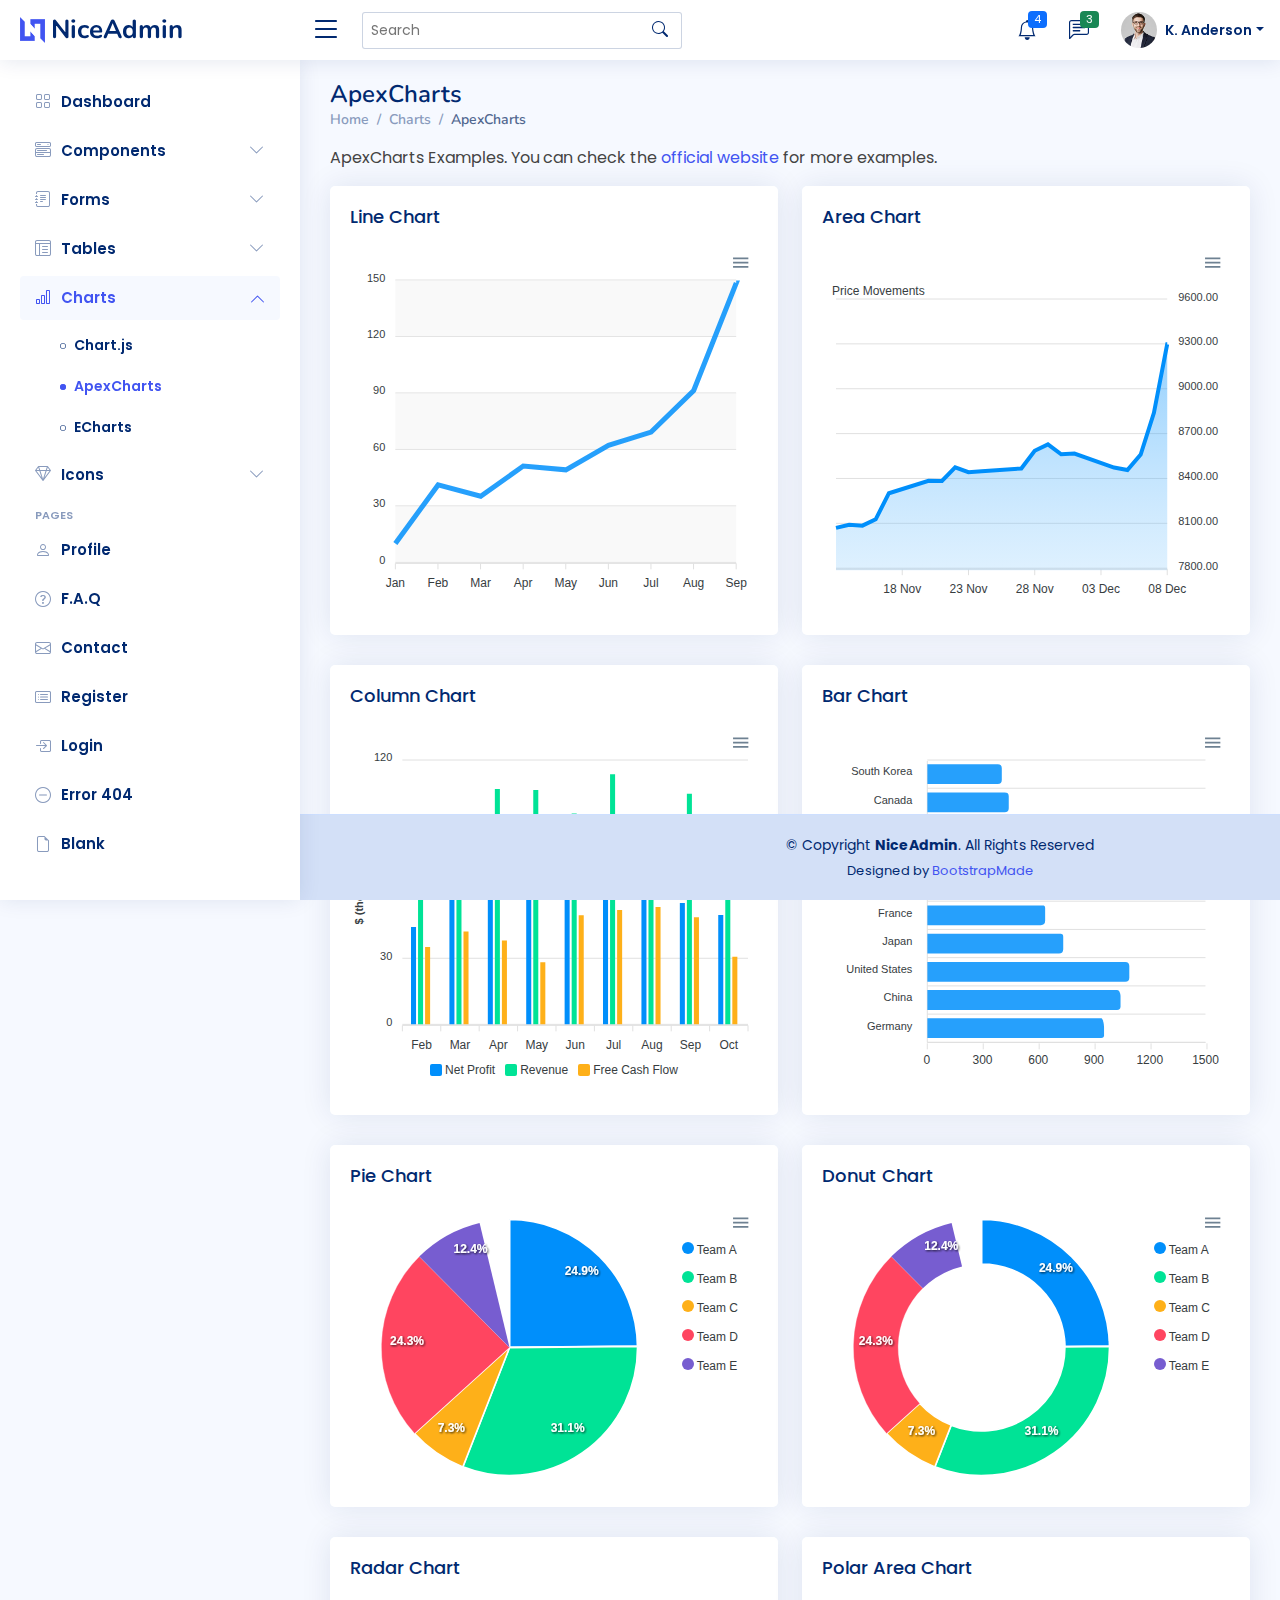
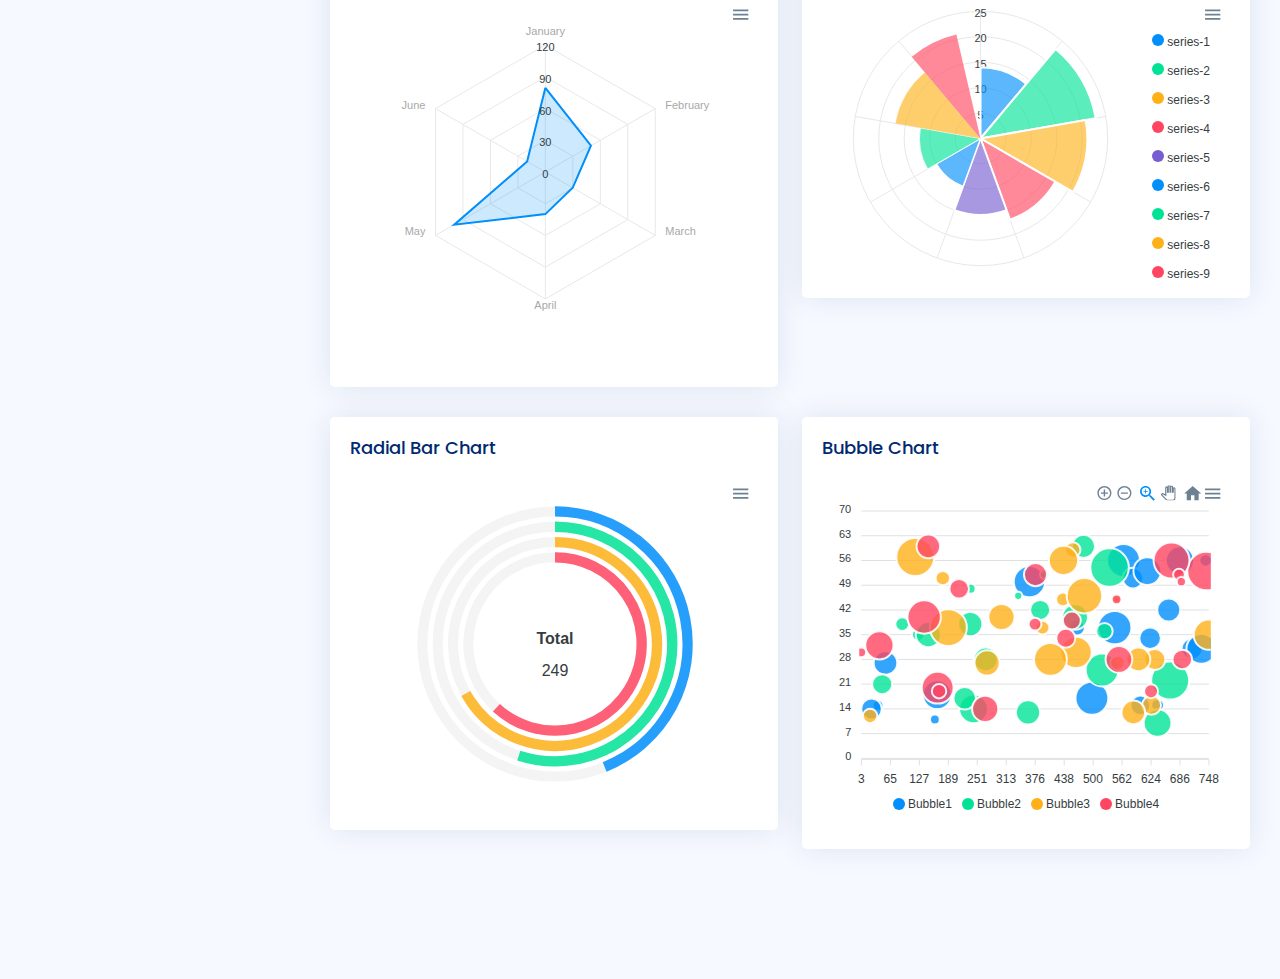
<file: charts-apexcharts.html>
<!DOCTYPE html>
<html lang="en">

<head>
  <meta charset="utf-8">
  <meta content="width=device-width, initial-scale=1.0" name="viewport">

  <title>Charts / ApexCharts - NiceAdmin Bootstrap Template</title>
  <meta content="" name="description">
  <meta content="" name="keywords">

  <!-- Favicons -->
  <link href="assets/img/favicon.png" rel="icon">
  <link href="assets/img/apple-touch-icon.png" rel="apple-touch-icon">

  <!-- Google Fonts -->
  <link href="https://fonts.gstatic.com" rel="preconnect">
  <link href="https://fonts.googleapis.com/css?family=Open+Sans:300,300i,400,400i,600,600i,700,700i|Nunito:300,300i,400,400i,600,600i,700,700i|Poppins:300,300i,400,400i,500,500i,600,600i,700,700i" rel="stylesheet">

  <!-- Vendor CSS Files -->
  <link href="assets/vendor/bootstrap/css/bootstrap.min.css" rel="stylesheet">
  <link href="assets/vendor/bootstrap-icons/bootstrap-icons.css" rel="stylesheet">
  <link href="assets/vendor/boxicons/css/boxicons.min.css" rel="stylesheet">
  <link href="assets/vendor/quill/quill.snow.css" rel="stylesheet">
  <link href="assets/vendor/quill/quill.bubble.css" rel="stylesheet">
  <link href="assets/vendor/remixicon/remixicon.css" rel="stylesheet">
  <link href="assets/vendor/simple-datatables/style.css" rel="stylesheet">

  <!-- Template Main CSS File -->
  <link href="assets/css/style.css" rel="stylesheet">

  <!-- =======================================================
  * Template Name: NiceAdmin - v2.2.2
  * Template URL: https://bootstrapmade.com/nice-admin-bootstrap-admin-html-template/
  * Author: BootstrapMade.com
  * License: https://bootstrapmade.com/license/
  ======================================================== -->
</head>

<body>

  <!-- ======= Header ======= -->
  <header id="header" class="header fixed-top d-flex align-items-center">

    <div class="d-flex align-items-center justify-content-between">
      <a href="index.html" class="logo d-flex align-items-center">
        <img src="assets/img/logo.png" alt="">
        <span class="d-none d-lg-block">NiceAdmin</span>
      </a>
      <i class="bi bi-list toggle-sidebar-btn"></i>
    </div><!-- End Logo -->

    <div class="search-bar">
      <form class="search-form d-flex align-items-center" method="POST" action="#">
        <input type="text" name="query" placeholder="Search" title="Enter search keyword">
        <button type="submit" title="Search"><i class="bi bi-search"></i></button>
      </form>
    </div><!-- End Search Bar -->

    <nav class="header-nav ms-auto">
      <ul class="d-flex align-items-center">

        <li class="nav-item d-block d-lg-none">
          <a class="nav-link nav-icon search-bar-toggle " href="#">
            <i class="bi bi-search"></i>
          </a>
        </li><!-- End Search Icon-->

        <li class="nav-item dropdown">

          <a class="nav-link nav-icon" href="#" data-bs-toggle="dropdown">
            <i class="bi bi-bell"></i>
            <span class="badge bg-primary badge-number">4</span>
          </a><!-- End Notification Icon -->

          <ul class="dropdown-menu dropdown-menu-end dropdown-menu-arrow notifications">
            <li class="dropdown-header">
              You have 4 new notifications
              <a href="#"><span class="badge rounded-pill bg-primary p-2 ms-2">View all</span></a>
            </li>
            <li>
              <hr class="dropdown-divider">
            </li>

            <li class="notification-item">
              <i class="bi bi-exclamation-circle text-warning"></i>
              <div>
                <h4>Lorem Ipsum</h4>
                <p>Quae dolorem earum veritatis oditseno</p>
                <p>30 min. ago</p>
              </div>
            </li>

            <li>
              <hr class="dropdown-divider">
            </li>

            <li class="notification-item">
              <i class="bi bi-x-circle text-danger"></i>
              <div>
                <h4>Atque rerum nesciunt</h4>
                <p>Quae dolorem earum veritatis oditseno</p>
                <p>1 hr. ago</p>
              </div>
            </li>

            <li>
              <hr class="dropdown-divider">
            </li>

            <li class="notification-item">
              <i class="bi bi-check-circle text-success"></i>
              <div>
                <h4>Sit rerum fuga</h4>
                <p>Quae dolorem earum veritatis oditseno</p>
                <p>2 hrs. ago</p>
              </div>
            </li>

            <li>
              <hr class="dropdown-divider">
            </li>

            <li class="notification-item">
              <i class="bi bi-info-circle text-primary"></i>
              <div>
                <h4>Dicta reprehenderit</h4>
                <p>Quae dolorem earum veritatis oditseno</p>
                <p>4 hrs. ago</p>
              </div>
            </li>

            <li>
              <hr class="dropdown-divider">
            </li>
            <li class="dropdown-footer">
              <a href="#">Show all notifications</a>
            </li>

          </ul><!-- End Notification Dropdown Items -->

        </li><!-- End Notification Nav -->

        <li class="nav-item dropdown">

          <a class="nav-link nav-icon" href="#" data-bs-toggle="dropdown">
            <i class="bi bi-chat-left-text"></i>
            <span class="badge bg-success badge-number">3</span>
          </a><!-- End Messages Icon -->

          <ul class="dropdown-menu dropdown-menu-end dropdown-menu-arrow messages">
            <li class="dropdown-header">
              You have 3 new messages
              <a href="#"><span class="badge rounded-pill bg-primary p-2 ms-2">View all</span></a>
            </li>
            <li>
              <hr class="dropdown-divider">
            </li>

            <li class="message-item">
              <a href="#">
                <img src="assets/img/messages-1.jpg" alt="" class="rounded-circle">
                <div>
                  <h4>Maria Hudson</h4>
                  <p>Velit asperiores et ducimus soluta repudiandae labore officia est ut...</p>
                  <p>4 hrs. ago</p>
                </div>
              </a>
            </li>
            <li>
              <hr class="dropdown-divider">
            </li>

            <li class="message-item">
              <a href="#">
                <img src="assets/img/messages-2.jpg" alt="" class="rounded-circle">
                <div>
                  <h4>Anna Nelson</h4>
                  <p>Velit asperiores et ducimus soluta repudiandae labore officia est ut...</p>
                  <p>6 hrs. ago</p>
                </div>
              </a>
            </li>
            <li>
              <hr class="dropdown-divider">
            </li>

            <li class="message-item">
              <a href="#">
                <img src="assets/img/messages-3.jpg" alt="" class="rounded-circle">
                <div>
                  <h4>David Muldon</h4>
                  <p>Velit asperiores et ducimus soluta repudiandae labore officia est ut...</p>
                  <p>8 hrs. ago</p>
                </div>
              </a>
            </li>
            <li>
              <hr class="dropdown-divider">
            </li>

            <li class="dropdown-footer">
              <a href="#">Show all messages</a>
            </li>

          </ul><!-- End Messages Dropdown Items -->

        </li><!-- End Messages Nav -->

        <li class="nav-item dropdown pe-3">

          <a class="nav-link nav-profile d-flex align-items-center pe-0" href="#" data-bs-toggle="dropdown">
            <img src="assets/img/profile-img.jpg" alt="Profile" class="rounded-circle">
            <span class="d-none d-md-block dropdown-toggle ps-2">K. Anderson</span>
          </a><!-- End Profile Iamge Icon -->

          <ul class="dropdown-menu dropdown-menu-end dropdown-menu-arrow profile">
            <li class="dropdown-header">
              <h6>Kevin Anderson</h6>
              <span>Web Designer</span>
            </li>
            <li>
              <hr class="dropdown-divider">
            </li>

            <li>
              <a class="dropdown-item d-flex align-items-center" href="users-profile.html">
                <i class="bi bi-person"></i>
                <span>My Profile</span>
              </a>
            </li>
            <li>
              <hr class="dropdown-divider">
            </li>

            <li>
              <a class="dropdown-item d-flex align-items-center" href="users-profile.html">
                <i class="bi bi-gear"></i>
                <span>Account Settings</span>
              </a>
            </li>
            <li>
              <hr class="dropdown-divider">
            </li>

            <li>
              <a class="dropdown-item d-flex align-items-center" href="pages-faq.html">
                <i class="bi bi-question-circle"></i>
                <span>Need Help?</span>
              </a>
            </li>
            <li>
              <hr class="dropdown-divider">
            </li>

            <li>
              <a class="dropdown-item d-flex align-items-center" href="#">
                <i class="bi bi-box-arrow-right"></i>
                <span>Sign Out</span>
              </a>
            </li>

          </ul><!-- End Profile Dropdown Items -->
        </li><!-- End Profile Nav -->

      </ul>
    </nav><!-- End Icons Navigation -->

  </header><!-- End Header -->

  <!-- ======= Sidebar ======= -->
  <aside id="sidebar" class="sidebar">

    <ul class="sidebar-nav" id="sidebar-nav">

      <li class="nav-item">
        <a class="nav-link collapsed" href="index.html">
          <i class="bi bi-grid"></i>
          <span>Dashboard</span>
        </a>
      </li><!-- End Dashboard Nav -->

      <li class="nav-item">
        <a class="nav-link collapsed" data-bs-target="#components-nav" data-bs-toggle="collapse" href="#">
          <i class="bi bi-menu-button-wide"></i><span>Components</span><i class="bi bi-chevron-down ms-auto"></i>
        </a>
        <ul id="components-nav" class="nav-content collapse " data-bs-parent="#sidebar-nav">
          <li>
            <a href="components-alerts.html">
              <i class="bi bi-circle"></i><span>Alerts</span>
            </a>
          </li>
          <li>
            <a href="components-accordion.html">
              <i class="bi bi-circle"></i><span>Accordion</span>
            </a>
          </li>
          <li>
            <a href="components-badges.html">
              <i class="bi bi-circle"></i><span>Badges</span>
            </a>
          </li>
          <li>
            <a href="components-breadcrumbs.html">
              <i class="bi bi-circle"></i><span>Breadcrumbs</span>
            </a>
          </li>
          <li>
            <a href="components-buttons.html">
              <i class="bi bi-circle"></i><span>Buttons</span>
            </a>
          </li>
          <li>
            <a href="components-cards.html">
              <i class="bi bi-circle"></i><span>Cards</span>
            </a>
          </li>
          <li>
            <a href="components-carousel.html">
              <i class="bi bi-circle"></i><span>Carousel</span>
            </a>
          </li>
          <li>
            <a href="components-list-group.html">
              <i class="bi bi-circle"></i><span>List group</span>
            </a>
          </li>
          <li>
            <a href="components-modal.html">
              <i class="bi bi-circle"></i><span>Modal</span>
            </a>
          </li>
          <li>
            <a href="components-tabs.html">
              <i class="bi bi-circle"></i><span>Tabs</span>
            </a>
          </li>
          <li>
            <a href="components-pagination.html">
              <i class="bi bi-circle"></i><span>Pagination</span>
            </a>
          </li>
          <li>
            <a href="components-progress.html">
              <i class="bi bi-circle"></i><span>Progress</span>
            </a>
          </li>
          <li>
            <a href="components-spinners.html">
              <i class="bi bi-circle"></i><span>Spinners</span>
            </a>
          </li>
          <li>
            <a href="components-tooltips.html">
              <i class="bi bi-circle"></i><span>Tooltips</span>
            </a>
          </li>
        </ul>
      </li><!-- End Components Nav -->

      <li class="nav-item">
        <a class="nav-link collapsed" data-bs-target="#forms-nav" data-bs-toggle="collapse" href="#">
          <i class="bi bi-journal-text"></i><span>Forms</span><i class="bi bi-chevron-down ms-auto"></i>
        </a>
        <ul id="forms-nav" class="nav-content collapse " data-bs-parent="#sidebar-nav">
          <li>
            <a href="forms-elements.html">
              <i class="bi bi-circle"></i><span>Form Elements</span>
            </a>
          </li>
          <li>
            <a href="forms-layouts.html">
              <i class="bi bi-circle"></i><span>Form Layouts</span>
            </a>
          </li>
          <li>
            <a href="forms-editors.html">
              <i class="bi bi-circle"></i><span>Form Editors</span>
            </a>
          </li>
          <li>
            <a href="forms-validation.html">
              <i class="bi bi-circle"></i><span>Form Validation</span>
            </a>
          </li>
        </ul>
      </li><!-- End Forms Nav -->

      <li class="nav-item">
        <a class="nav-link collapsed" data-bs-target="#tables-nav" data-bs-toggle="collapse" href="#">
          <i class="bi bi-layout-text-window-reverse"></i><span>Tables</span><i class="bi bi-chevron-down ms-auto"></i>
        </a>
        <ul id="tables-nav" class="nav-content collapse " data-bs-parent="#sidebar-nav">
          <li>
            <a href="tables-general.html">
              <i class="bi bi-circle"></i><span>General Tables</span>
            </a>
          </li>
          <li>
            <a href="tables-data.html">
              <i class="bi bi-circle"></i><span>Data Tables</span>
            </a>
          </li>
        </ul>
      </li><!-- End Tables Nav -->

      <li class="nav-item">
        <a class="nav-link " data-bs-target="#charts-nav" data-bs-toggle="collapse" href="#">
          <i class="bi bi-bar-chart"></i><span>Charts</span><i class="bi bi-chevron-down ms-auto"></i>
        </a>
        <ul id="charts-nav" class="nav-content collapse show" data-bs-parent="#sidebar-nav">
          <li>
            <a href="charts-chartjs.html">
              <i class="bi bi-circle"></i><span>Chart.js</span>
            </a>
          </li>
          <li>
            <a href="charts-apexcharts.html" class="active">
              <i class="bi bi-circle"></i><span>ApexCharts</span>
            </a>
          </li>
          <li>
            <a href="charts-echarts.html">
              <i class="bi bi-circle"></i><span>ECharts</span>
            </a>
          </li>
        </ul>
      </li><!-- End Charts Nav -->

      <li class="nav-item">
        <a class="nav-link collapsed" data-bs-target="#icons-nav" data-bs-toggle="collapse" href="#">
          <i class="bi bi-gem"></i><span>Icons</span><i class="bi bi-chevron-down ms-auto"></i>
        </a>
        <ul id="icons-nav" class="nav-content collapse " data-bs-parent="#sidebar-nav">
          <li>
            <a href="icons-bootstrap.html">
              <i class="bi bi-circle"></i><span>Bootstrap Icons</span>
            </a>
          </li>
          <li>
            <a href="icons-remix.html">
              <i class="bi bi-circle"></i><span>Remix Icons</span>
            </a>
          </li>
          <li>
            <a href="icons-boxicons.html">
              <i class="bi bi-circle"></i><span>Boxicons</span>
            </a>
          </li>
        </ul>
      </li><!-- End Icons Nav -->

      <li class="nav-heading">Pages</li>

      <li class="nav-item">
        <a class="nav-link collapsed" href="users-profile.html">
          <i class="bi bi-person"></i>
          <span>Profile</span>
        </a>
      </li><!-- End Profile Page Nav -->

      <li class="nav-item">
        <a class="nav-link collapsed" href="pages-faq.html">
          <i class="bi bi-question-circle"></i>
          <span>F.A.Q</span>
        </a>
      </li><!-- End F.A.Q Page Nav -->

      <li class="nav-item">
        <a class="nav-link collapsed" href="pages-contact.html">
          <i class="bi bi-envelope"></i>
          <span>Contact</span>
        </a>
      </li><!-- End Contact Page Nav -->

      <li class="nav-item">
        <a class="nav-link collapsed" href="pages-register.html">
          <i class="bi bi-card-list"></i>
          <span>Register</span>
        </a>
      </li><!-- End Register Page Nav -->

      <li class="nav-item">
        <a class="nav-link collapsed" href="pages-login.html">
          <i class="bi bi-box-arrow-in-right"></i>
          <span>Login</span>
        </a>
      </li><!-- End Login Page Nav -->

      <li class="nav-item">
        <a class="nav-link collapsed" href="pages-error-404.html">
          <i class="bi bi-dash-circle"></i>
          <span>Error 404</span>
        </a>
      </li><!-- End Error 404 Page Nav -->

      <li class="nav-item">
        <a class="nav-link collapsed" href="pages-blank.html">
          <i class="bi bi-file-earmark"></i>
          <span>Blank</span>
        </a>
      </li><!-- End Blank Page Nav -->

    </ul>

  </aside><!-- End Sidebar-->

  <main id="main" class="main">

    <div class="pagetitle">
      <h1>ApexCharts</h1>
      <nav>
        <ol class="breadcrumb">
          <li class="breadcrumb-item"><a href="index.html">Home</a></li>
          <li class="breadcrumb-item">Charts</li>
          <li class="breadcrumb-item active">ApexCharts</li>
        </ol>
      </nav>
    </div><!-- End Page Title -->

    <p>ApexCharts Examples. You can check the <a href="https://apexcharts.com/javascript-chart-demos/" target="_blank">official website</a> for more examples.</p>

    <section class="section">
      <div class="row">

        <div class="col-lg-6">
          <div class="card">
            <div class="card-body">
              <h5 class="card-title">Line Chart</h5>

              <!-- Line Chart -->
              <div id="lineChart"></div>

              <script>
                document.addEventListener("DOMContentLoaded", () => {
                  new ApexCharts(document.querySelector("#lineChart"), {
                    series: [{
                      name: "Desktops",
                      data: [10, 41, 35, 51, 49, 62, 69, 91, 148]
                    }],
                    chart: {
                      height: 350,
                      type: 'line',
                      zoom: {
                        enabled: false
                      }
                    },
                    dataLabels: {
                      enabled: false
                    },
                    stroke: {
                      curve: 'straight'
                    },
                    grid: {
                      row: {
                        colors: ['#f3f3f3', 'transparent'], // takes an array which will be repeated on columns
                        opacity: 0.5
                      },
                    },
                    xaxis: {
                      categories: ['Jan', 'Feb', 'Mar', 'Apr', 'May', 'Jun', 'Jul', 'Aug', 'Sep'],
                    }
                  }).render();
                });
              </script>
              <!-- End Line Chart -->

            </div>
          </div>
        </div>

        <div class="col-lg-6">
          <div class="card">
            <div class="card-body">
              <h5 class="card-title">Area Chart</h5>

              <!-- Area Chart -->
              <div id="areaChart"></div>

              <script>
                document.addEventListener("DOMContentLoaded", () => {
                  const series = {
                    "monthDataSeries1": {
                      "prices": [
                        8107.85,
                        8128.0,
                        8122.9,
                        8165.5,
                        8340.7,
                        8423.7,
                        8423.5,
                        8514.3,
                        8481.85,
                        8487.7,
                        8506.9,
                        8626.2,
                        8668.95,
                        8602.3,
                        8607.55,
                        8512.9,
                        8496.25,
                        8600.65,
                        8881.1,
                        9340.85
                      ],
                      "dates": [
                        "13 Nov 2017",
                        "14 Nov 2017",
                        "15 Nov 2017",
                        "16 Nov 2017",
                        "17 Nov 2017",
                        "20 Nov 2017",
                        "21 Nov 2017",
                        "22 Nov 2017",
                        "23 Nov 2017",
                        "24 Nov 2017",
                        "27 Nov 2017",
                        "28 Nov 2017",
                        "29 Nov 2017",
                        "30 Nov 2017",
                        "01 Dec 2017",
                        "04 Dec 2017",
                        "05 Dec 2017",
                        "06 Dec 2017",
                        "07 Dec 2017",
                        "08 Dec 2017"
                      ]
                    },
                    "monthDataSeries2": {
                      "prices": [
                        8423.7,
                        8423.5,
                        8514.3,
                        8481.85,
                        8487.7,
                        8506.9,
                        8626.2,
                        8668.95,
                        8602.3,
                        8607.55,
                        8512.9,
                        8496.25,
                        8600.65,
                        8881.1,
                        9040.85,
                        8340.7,
                        8165.5,
                        8122.9,
                        8107.85,
                        8128.0
                      ],
                      "dates": [
                        "13 Nov 2017",
                        "14 Nov 2017",
                        "15 Nov 2017",
                        "16 Nov 2017",
                        "17 Nov 2017",
                        "20 Nov 2017",
                        "21 Nov 2017",
                        "22 Nov 2017",
                        "23 Nov 2017",
                        "24 Nov 2017",
                        "27 Nov 2017",
                        "28 Nov 2017",
                        "29 Nov 2017",
                        "30 Nov 2017",
                        "01 Dec 2017",
                        "04 Dec 2017",
                        "05 Dec 2017",
                        "06 Dec 2017",
                        "07 Dec 2017",
                        "08 Dec 2017"
                      ]
                    },
                    "monthDataSeries3": {
                      "prices": [
                        7114.25,
                        7126.6,
                        7116.95,
                        7203.7,
                        7233.75,
                        7451.0,
                        7381.15,
                        7348.95,
                        7347.75,
                        7311.25,
                        7266.4,
                        7253.25,
                        7215.45,
                        7266.35,
                        7315.25,
                        7237.2,
                        7191.4,
                        7238.95,
                        7222.6,
                        7217.9,
                        7359.3,
                        7371.55,
                        7371.15,
                        7469.2,
                        7429.25,
                        7434.65,
                        7451.1,
                        7475.25,
                        7566.25,
                        7556.8,
                        7525.55,
                        7555.45,
                        7560.9,
                        7490.7,
                        7527.6,
                        7551.9,
                        7514.85,
                        7577.95,
                        7592.3,
                        7621.95,
                        7707.95,
                        7859.1,
                        7815.7,
                        7739.0,
                        7778.7,
                        7839.45,
                        7756.45,
                        7669.2,
                        7580.45,
                        7452.85,
                        7617.25,
                        7701.6,
                        7606.8,
                        7620.05,
                        7513.85,
                        7498.45,
                        7575.45,
                        7601.95,
                        7589.1,
                        7525.85,
                        7569.5,
                        7702.5,
                        7812.7,
                        7803.75,
                        7816.3,
                        7851.15,
                        7912.2,
                        7972.8,
                        8145.0,
                        8161.1,
                        8121.05,
                        8071.25,
                        8088.2,
                        8154.45,
                        8148.3,
                        8122.05,
                        8132.65,
                        8074.55,
                        7952.8,
                        7885.55,
                        7733.9,
                        7897.15,
                        7973.15,
                        7888.5,
                        7842.8,
                        7838.4,
                        7909.85,
                        7892.75,
                        7897.75,
                        7820.05,
                        7904.4,
                        7872.2,
                        7847.5,
                        7849.55,
                        7789.6,
                        7736.35,
                        7819.4,
                        7875.35,
                        7871.8,
                        8076.5,
                        8114.8,
                        8193.55,
                        8217.1,
                        8235.05,
                        8215.3,
                        8216.4,
                        8301.55,
                        8235.25,
                        8229.75,
                        8201.95,
                        8164.95,
                        8107.85,
                        8128.0,
                        8122.9,
                        8165.5,
                        8340.7,
                        8423.7,
                        8423.5,
                        8514.3,
                        8481.85,
                        8487.7,
                        8506.9,
                        8626.2
                      ],
                      "dates": [
                        "02 Jun 2017",
                        "05 Jun 2017",
                        "06 Jun 2017",
                        "07 Jun 2017",
                        "08 Jun 2017",
                        "09 Jun 2017",
                        "12 Jun 2017",
                        "13 Jun 2017",
                        "14 Jun 2017",
                        "15 Jun 2017",
                        "16 Jun 2017",
                        "19 Jun 2017",
                        "20 Jun 2017",
                        "21 Jun 2017",
                        "22 Jun 2017",
                        "23 Jun 2017",
                        "27 Jun 2017",
                        "28 Jun 2017",
                        "29 Jun 2017",
                        "30 Jun 2017",
                        "03 Jul 2017",
                        "04 Jul 2017",
                        "05 Jul 2017",
                        "06 Jul 2017",
                        "07 Jul 2017",
                        "10 Jul 2017",
                        "11 Jul 2017",
                        "12 Jul 2017",
                        "13 Jul 2017",
                        "14 Jul 2017",
                        "17 Jul 2017",
                        "18 Jul 2017",
                        "19 Jul 2017",
                        "20 Jul 2017",
                        "21 Jul 2017",
                        "24 Jul 2017",
                        "25 Jul 2017",
                        "26 Jul 2017",
                        "27 Jul 2017",
                        "28 Jul 2017",
                        "31 Jul 2017",
                        "01 Aug 2017",
                        "02 Aug 2017",
                        "03 Aug 2017",
                        "04 Aug 2017",
                        "07 Aug 2017",
                        "08 Aug 2017",
                        "09 Aug 2017",
                        "10 Aug 2017",
                        "11 Aug 2017",
                        "14 Aug 2017",
                        "16 Aug 2017",
                        "17 Aug 2017",
                        "18 Aug 2017",
                        "21 Aug 2017",
                        "22 Aug 2017",
                        "23 Aug 2017",
                        "24 Aug 2017",
                        "28 Aug 2017",
                        "29 Aug 2017",
                        "30 Aug 2017",
                        "31 Aug 2017",
                        "01 Sep 2017",
                        "04 Sep 2017",
                        "05 Sep 2017",
                        "06 Sep 2017",
                        "07 Sep 2017",
                        "08 Sep 2017",
                        "11 Sep 2017",
                        "12 Sep 2017",
                        "13 Sep 2017",
                        "14 Sep 2017",
                        "15 Sep 2017",
                        "18 Sep 2017",
                        "19 Sep 2017",
                        "20 Sep 2017",
                        "21 Sep 2017",
                        "22 Sep 2017",
                        "25 Sep 2017",
                        "26 Sep 2017",
                        "27 Sep 2017",
                        "28 Sep 2017",
                        "29 Sep 2017",
                        "03 Oct 2017",
                        "04 Oct 2017",
                        "05 Oct 2017",
                        "06 Oct 2017",
                        "09 Oct 2017",
                        "10 Oct 2017",
                        "11 Oct 2017",
                        "12 Oct 2017",
                        "13 Oct 2017",
                        "16 Oct 2017",
                        "17 Oct 2017",
                        "18 Oct 2017",
                        "19 Oct 2017",
                        "23 Oct 2017",
                        "24 Oct 2017",
                        "25 Oct 2017",
                        "26 Oct 2017",
                        "27 Oct 2017",
                        "30 Oct 2017",
                        "31 Oct 2017",
                        "01 Nov 2017",
                        "02 Nov 2017",
                        "03 Nov 2017",
                        "06 Nov 2017",
                        "07 Nov 2017",
                        "08 Nov 2017",
                        "09 Nov 2017",
                        "10 Nov 2017",
                        "13 Nov 2017",
                        "14 Nov 2017",
                        "15 Nov 2017",
                        "16 Nov 2017",
                        "17 Nov 2017",
                        "20 Nov 2017",
                        "21 Nov 2017",
                        "22 Nov 2017",
                        "23 Nov 2017",
                        "24 Nov 2017",
                        "27 Nov 2017",
                        "28 Nov 2017"
                      ]
                    }
                  }
                  new ApexCharts(document.querySelector("#areaChart"), {
                    series: [{
                      name: "STOCK ABC",
                      data: series.monthDataSeries1.prices
                    }],
                    chart: {
                      type: 'area',
                      height: 350,
                      zoom: {
                        enabled: false
                      }
                    },
                    dataLabels: {
                      enabled: false
                    },
                    stroke: {
                      curve: 'straight'
                    },
                    subtitle: {
                      text: 'Price Movements',
                      align: 'left'
                    },
                    labels: series.monthDataSeries1.dates,
                    xaxis: {
                      type: 'datetime',
                    },
                    yaxis: {
                      opposite: true
                    },
                    legend: {
                      horizontalAlign: 'left'
                    }
                  }).render();
                });
              </script>
              <!-- End Area Chart -->

            </div>
          </div>
        </div>

        <div class="col-lg-6">
          <div class="card">
            <div class="card-body">
              <h5 class="card-title">Column Chart</h5>

              <!-- Column Chart -->
              <div id="columnChart"></div>

              <script>
                document.addEventListener("DOMContentLoaded", () => {
                  new ApexCharts(document.querySelector("#columnChart"), {
                    series: [{
                      name: 'Net Profit',
                      data: [44, 55, 57, 56, 61, 58, 63, 60, 66]
                    }, {
                      name: 'Revenue',
                      data: [76, 85, 101, 98, 87, 105, 91, 114, 94]
                    }, {
                      name: 'Free Cash Flow',
                      data: [35, 41, 36, 26, 45, 48, 52, 53, 41]
                    }],
                    chart: {
                      type: 'bar',
                      height: 350
                    },
                    plotOptions: {
                      bar: {
                        horizontal: false,
                        columnWidth: '55%',
                        endingShape: 'rounded'
                      },
                    },
                    dataLabels: {
                      enabled: false
                    },
                    stroke: {
                      show: true,
                      width: 2,
                      colors: ['transparent']
                    },
                    xaxis: {
                      categories: ['Feb', 'Mar', 'Apr', 'May', 'Jun', 'Jul', 'Aug', 'Sep', 'Oct'],
                    },
                    yaxis: {
                      title: {
                        text: '$ (thousands)'
                      }
                    },
                    fill: {
                      opacity: 1
                    },
                    tooltip: {
                      y: {
                        formatter: function(val) {
                          return "$ " + val + " thousands"
                        }
                      }
                    }
                  }).render();
                });
              </script>
              <!-- End Column Chart -->

            </div>
          </div>
        </div>

        <div class="col-lg-6">
          <div class="card">
            <div class="card-body">
              <h5 class="card-title">Bar Chart</h5>

              <!-- Bar Chart -->
              <div id="barChart"></div>

              <script>
                document.addEventListener("DOMContentLoaded", () => {
                  new ApexCharts(document.querySelector("#barChart"), {
                    series: [{
                      data: [400, 430, 448, 470, 540, 580, 690, 1100, 1200, 1380]
                    }],
                    chart: {
                      type: 'bar',
                      height: 350
                    },
                    plotOptions: {
                      bar: {
                        borderRadius: 4,
                        horizontal: true,
                      }
                    },
                    dataLabels: {
                      enabled: false
                    },
                    xaxis: {
                      categories: ['South Korea', 'Canada', 'United Kingdom', 'Netherlands', 'Italy', 'France', 'Japan',
                        'United States', 'China', 'Germany'
                      ],
                    }
                  }).render();
                });
              </script>
              <!-- End Bar Chart -->

            </div>
          </div>
        </div>

        <div class="col-lg-6">
          <div class="card">
            <div class="card-body">
              <h5 class="card-title">Pie Chart</h5>

              <!-- Pie Chart -->
              <div id="pieChart"></div>

              <script>
                document.addEventListener("DOMContentLoaded", () => {
                  new ApexCharts(document.querySelector("#pieChart"), {
                    series: [44, 55, 13, 43, 22],
                    chart: {
                      height: 350,
                      type: 'pie',
                      toolbar: {
                        show: true
                      }
                    },
                    labels: ['Team A', 'Team B', 'Team C', 'Team D', 'Team E']
                  }).render();
                });
              </script>
              <!-- End Pie Chart -->

            </div>
          </div>
        </div>

        <div class="col-lg-6">
          <div class="card">
            <div class="card-body">
              <h5 class="card-title">Donut Chart</h5>

              <!-- Donut Chart -->
              <div id="donutChart"></div>

              <script>
                document.addEventListener("DOMContentLoaded", () => {
                  new ApexCharts(document.querySelector("#donutChart"), {
                    series: [44, 55, 13, 43, 22],
                    chart: {
                      height: 350,
                      type: 'donut',
                      toolbar: {
                        show: true
                      }
                    },
                    labels: ['Team A', 'Team B', 'Team C', 'Team D', 'Team E'],
                  }).render();
                });
              </script>
              <!-- End Donut Chart -->

            </div>
          </div>
        </div>

        <div class="col-lg-6">
          <div class="card">
            <div class="card-body">
              <h5 class="card-title">Radar Chart</h5>

              <!-- Radar Chart -->
              <div id="radarChart"></div>

              <script>
                document.addEventListener("DOMContentLoaded", () => {
                  new ApexCharts(document.querySelector("#radarChart"), {
                    series: [{
                      name: 'Series 1',
                      data: [80, 50, 30, 40, 100, 20],
                    }],
                    chart: {
                      height: 350,
                      type: 'radar',
                    },
                    xaxis: {
                      categories: ['January', 'February', 'March', 'April', 'May', 'June']
                    }
                  }).render();
                });
              </script>
              <!-- End Radar Chart -->

            </div>
          </div>
        </div>

        <div class="col-lg-6">
          <div class="card">
            <div class="card-body">
              <h5 class="card-title">Polar Area Chart</h5>

              <!-- Polar Area Chart -->
              <div id="polarAreaChart"></div>

              <script>
                document.addEventListener("DOMContentLoaded", () => {
                  new ApexCharts(document.querySelector("#polarAreaChart"), {
                    series: [14, 23, 21, 17, 15, 10, 12, 17, 21],
                    chart: {
                      type: 'polarArea',
                      height: 350,
                      toolbar: {
                        show: true
                      }
                    },
                    stroke: {
                      colors: ['#fff']
                    },
                    fill: {
                      opacity: 0.8
                    }
                  }).render();
                });
              </script>
              <!-- End Polar Area Chart -->

            </div>
          </div>
        </div>

        <div class="col-lg-6">
          <div class="card">
            <div class="card-body">
              <h5 class="card-title">Radial Bar Chart</h5>

              <!-- Radial Bar Chart -->
              <div id="radialBarChart"></div>

              <script>
                document.addEventListener("DOMContentLoaded", () => {
                  new ApexCharts(document.querySelector("#radialBarChart"), {
                    series: [44, 55, 67, 83],
                    chart: {
                      height: 350,
                      type: 'radialBar',
                      toolbar: {
                        show: true
                      }
                    },
                    plotOptions: {
                      radialBar: {
                        dataLabels: {
                          name: {
                            fontSize: '22px',
                          },
                          value: {
                            fontSize: '16px',
                          },
                          total: {
                            show: true,
                            label: 'Total',
                            formatter: function(w) {
                              // By default this function returns the average of all series. The below is just an example to show the use of custom formatter function
                              return 249
                            }
                          }
                        }
                      }
                    },
                    labels: ['Apples', 'Oranges', 'Bananas', 'Berries'],
                  }).render();
                });
              </script>
              <!-- End Radial Bar Chart -->

            </div>
          </div>
        </div>

        <div class="col-lg-6">
          <div class="card">
            <div class="card-body">
              <h5 class="card-title">Bubble Chart</h5>

              <!-- Bubble Chart -->
              <div id="bubbleChart"></div>

              <script>
                document.addEventListener("DOMContentLoaded", () => {
                  function generateData(baseval, count, yrange) {
                    var i = 0;
                    var series = [];
                    while (i < count) {
                      var x = Math.floor(Math.random() * (750 - 1 + 1)) + 1;;
                      var y = Math.floor(Math.random() * (yrange.max - yrange.min + 1)) + yrange.min;
                      var z = Math.floor(Math.random() * (75 - 15 + 1)) + 15;
                      series.push([x, y, z]);
                      baseval += 86400000;
                      i++;
                    }
                    return series;
                  }
                  new ApexCharts(document.querySelector("#bubbleChart"), {
                    series: [{
                        name: 'Bubble1',
                        data: generateData(new Date('11 Feb 2017 GMT').getTime(), 20, {
                          min: 10,
                          max: 60
                        })
                      },
                      {
                        name: 'Bubble2',
                        data: generateData(new Date('11 Feb 2017 GMT').getTime(), 20, {
                          min: 10,
                          max: 60
                        })
                      },
                      {
                        name: 'Bubble3',
                        data: generateData(new Date('11 Feb 2017 GMT').getTime(), 20, {
                          min: 10,
                          max: 60
                        })
                      },
                      {
                        name: 'Bubble4',
                        data: generateData(new Date('11 Feb 2017 GMT').getTime(), 20, {
                          min: 10,
                          max: 60
                        })
                      }
                    ],
                    chart: {
                      height: 333,
                      type: 'bubble',
                    },
                    dataLabels: {
                      enabled: false
                    },
                    fill: {
                      opacity: 0.8
                    },
                    xaxis: {
                      tickAmount: 12,
                      type: 'category',
                    },
                    yaxis: {
                      max: 70
                    }
                  }).render();
                });
              </script>
              <!-- End Bubble Chart -->

            </div>
          </div>
        </div>

      </div>
    </section>

  </main><!-- End #main -->

  <!-- ======= Footer ======= -->
  <footer id="footer" class="footer">
    <div class="copyright">
      &copy; Copyright <strong><span>NiceAdmin</span></strong>. All Rights Reserved
    </div>
    <div class="credits">
      <!-- All the links in the footer should remain intact. -->
      <!-- You can delete the links only if you purchased the pro version. -->
      <!-- Licensing information: https://bootstrapmade.com/license/ -->
      <!-- Purchase the pro version with working PHP/AJAX contact form: https://bootstrapmade.com/nice-admin-bootstrap-admin-html-template/ -->
      Designed by <a href="https://bootstrapmade.com/">BootstrapMade</a>
    </div>
  </footer><!-- End Footer -->

  <a href="#" class="back-to-top d-flex align-items-center justify-content-center"><i class="bi bi-arrow-up-short"></i></a>

  <!-- Vendor JS Files -->
  <script src="assets/vendor/apexcharts/apexcharts.min.js"></script>
  <script src="assets/vendor/bootstrap/js/bootstrap.bundle.min.js"></script>
  <script src="assets/vendor/chart.js/chart.min.js"></script>
  <script src="assets/vendor/echarts/echarts.min.js"></script>
  <script src="assets/vendor/quill/quill.min.js"></script>
  <script src="assets/vendor/simple-datatables/simple-datatables.js"></script>
  <script src="assets/vendor/tinymce/tinymce.min.js"></script>
  <script src="assets/vendor/php-email-form/validate.js"></script>

  <!-- Template Main JS File -->
  <script src="assets/js/main.js"></script>

</body>

</html>
</file>
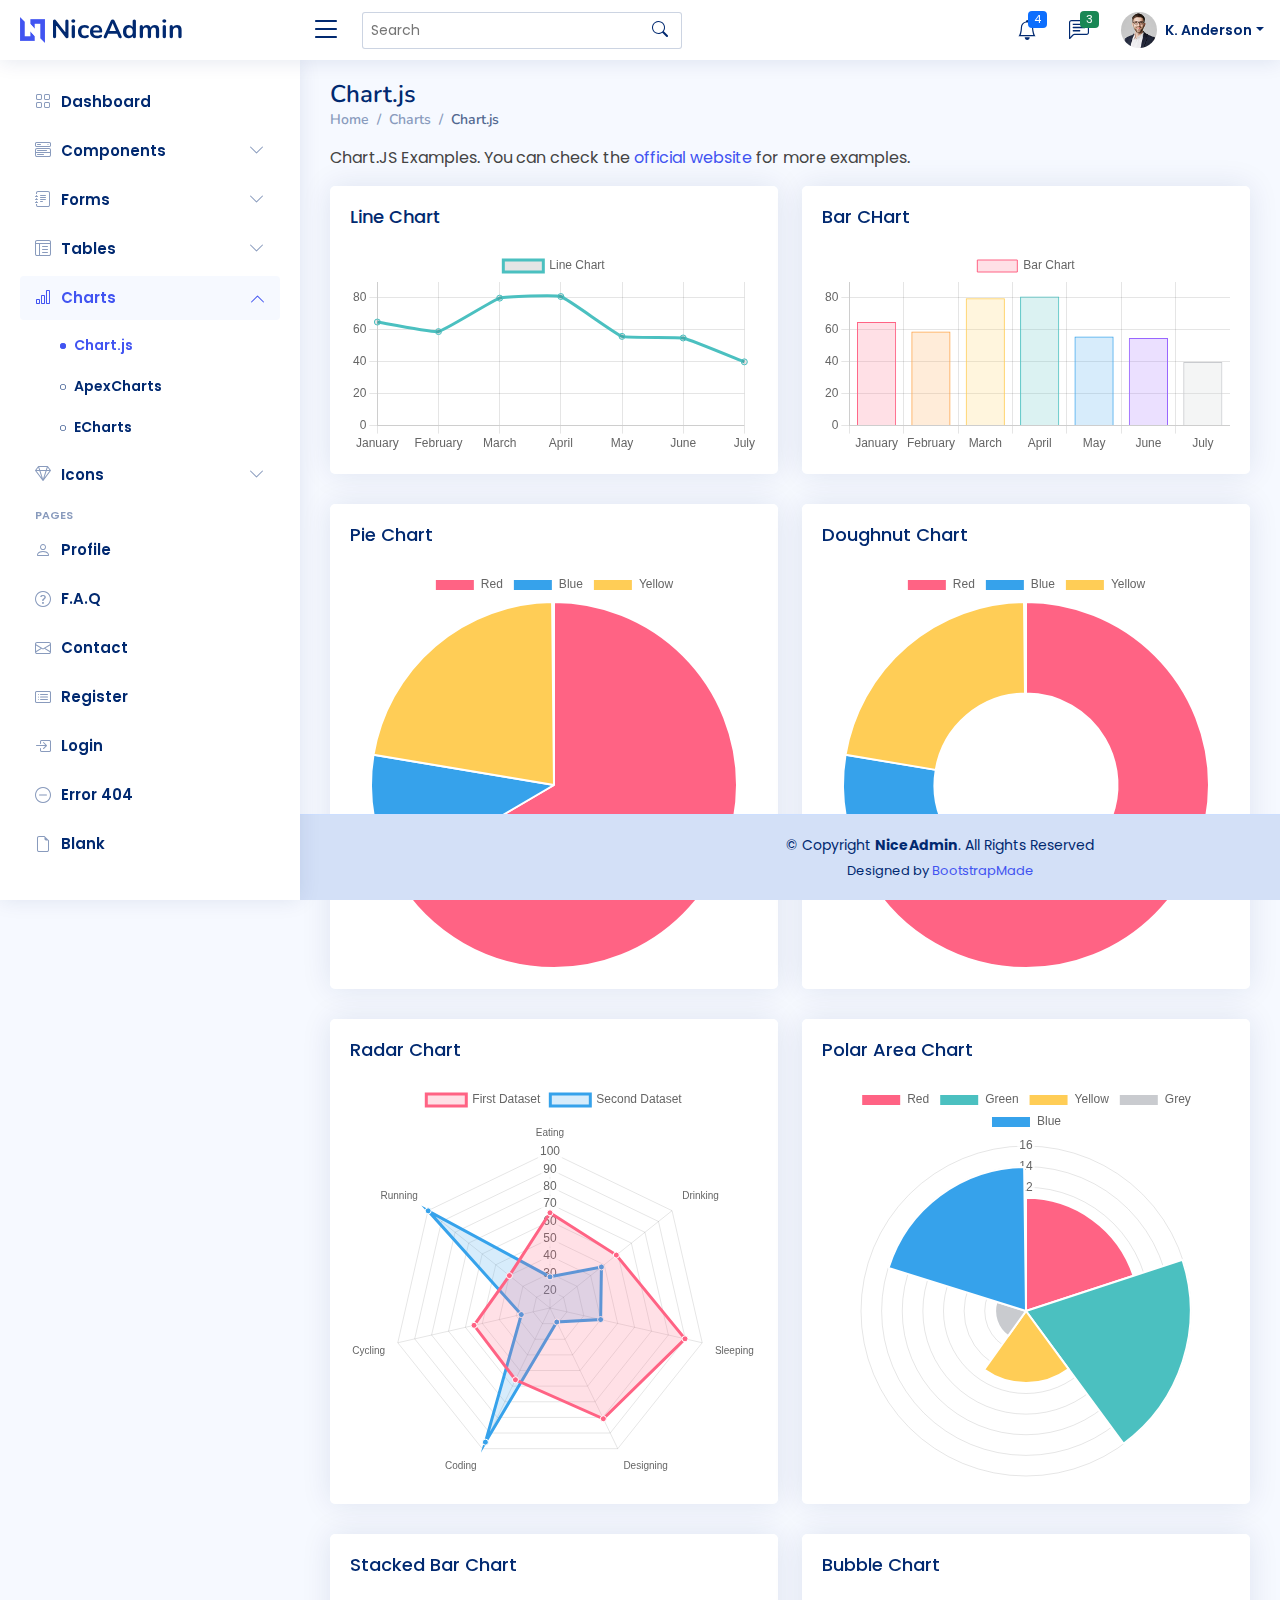
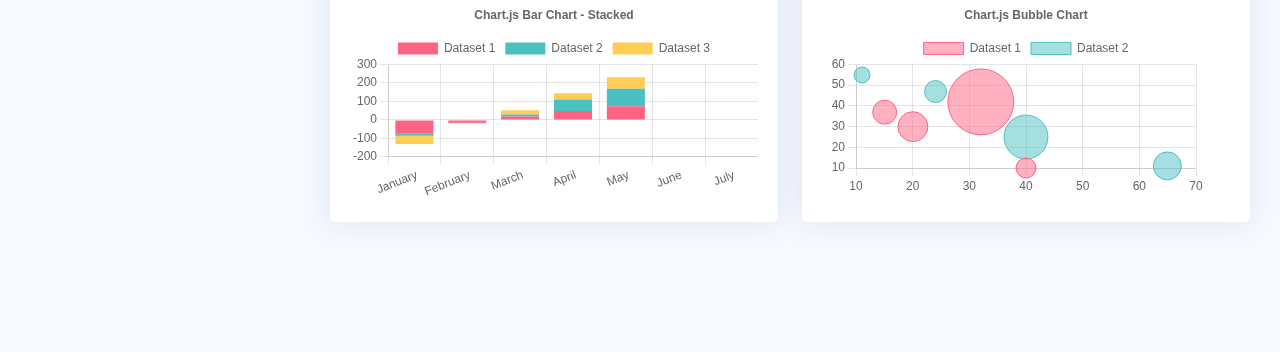
<file: charts-chartjs.html>
<!DOCTYPE html>
<html lang="en">
  <head>
    <meta charset="utf-8" />
    <meta content="width=device-width, initial-scale=1.0" name="viewport" />

    <title>Charts / Chart.js - NiceAdmin Bootstrap Template</title>
    <meta content="" name="description" />
    <meta content="" name="keywords" />

    <!-- Favicons -->
    <link href="assets/img/favicon.png" rel="icon" />
    <link href="assets/img/apple-touch-icon.png" rel="apple-touch-icon" />

    <!-- Google Fonts -->
    <link href="https://fonts.gstatic.com" rel="preconnect" />
    <link
      href="https://fonts.googleapis.com/css?family=Open+Sans:300,300i,400,400i,600,600i,700,700i|Nunito:300,300i,400,400i,600,600i,700,700i|Poppins:300,300i,400,400i,500,500i,600,600i,700,700i"
      rel="stylesheet"
    />

    <!-- Vendor CSS Files -->
    <link
      href="assets/vendor/bootstrap/css/bootstrap.min.css"
      rel="stylesheet"
    />
    <link
      href="assets/vendor/bootstrap-icons/bootstrap-icons.css"
      rel="stylesheet"
    />
    <link href="assets/vendor/boxicons/css/boxicons.min.css" rel="stylesheet" />
    <link href="assets/vendor/quill/quill.snow.css" rel="stylesheet" />
    <link href="assets/vendor/quill/quill.bubble.css" rel="stylesheet" />
    <link href="assets/vendor/remixicon/remixicon.css" rel="stylesheet" />
    <link href="assets/vendor/simple-datatables/style.css" rel="stylesheet" />

    <!-- Template Main CSS File -->
    <link href="assets/css/style.css" rel="stylesheet" />

    <!-- =======================================================
  * Template Name: NiceAdmin - v2.2.2
  * Template URL: https://bootstrapmade.com/nice-admin-bootstrap-admin-html-template/
  * Author: BootstrapMade.com
  * License: https://bootstrapmade.com/license/
  ======================================================== -->
  </head>

  <body>
    <!-- ======= Header ======= -->
    <header id="header" class="header fixed-top d-flex align-items-center">
      <div class="d-flex align-items-center justify-content-between">
        <a href="index.html" class="logo d-flex align-items-center">
          <img src="assets/img/logo.png" alt="" />
          <span class="d-none d-lg-block">NiceAdmin</span>
        </a>
        <i class="bi bi-list toggle-sidebar-btn"></i>
      </div>
      <!-- End Logo -->

      <div class="search-bar">
        <form
          class="search-form d-flex align-items-center"
          method="POST"
          action="#"
        >
          <input
            type="text"
            name="query"
            placeholder="Search"
            title="Enter search keyword"
          />
          <button type="submit" title="Search">
            <i class="bi bi-search"></i>
          </button>
        </form>
      </div>
      <!-- End Search Bar -->

      <nav class="header-nav ms-auto">
        <ul class="d-flex align-items-center">
          <li class="nav-item d-block d-lg-none">
            <a class="nav-link nav-icon search-bar-toggle" href="#">
              <i class="bi bi-search"></i>
            </a>
          </li>
          <!-- End Search Icon-->

          <li class="nav-item dropdown">
            <a class="nav-link nav-icon" href="#" data-bs-toggle="dropdown">
              <i class="bi bi-bell"></i>
              <span class="badge bg-primary badge-number">4</span> </a
            ><!-- End Notification Icon -->

            <ul
              class="dropdown-menu dropdown-menu-end dropdown-menu-arrow notifications"
            >
              <li class="dropdown-header">
                You have 4 new notifications
                <a href="#"
                  ><span class="badge rounded-pill bg-primary p-2 ms-2"
                    >View all</span
                  ></a
                >
              </li>
              <li>
                <hr class="dropdown-divider" />
              </li>

              <li class="notification-item">
                <i class="bi bi-exclamation-circle text-warning"></i>
                <div>
                  <h4>Lorem Ipsum</h4>
                  <p>Quae dolorem earum veritatis oditseno</p>
                  <p>30 min. ago</p>
                </div>
              </li>

              <li>
                <hr class="dropdown-divider" />
              </li>

              <li class="notification-item">
                <i class="bi bi-x-circle text-danger"></i>
                <div>
                  <h4>Atque rerum nesciunt</h4>
                  <p>Quae dolorem earum veritatis oditseno</p>
                  <p>1 hr. ago</p>
                </div>
              </li>

              <li>
                <hr class="dropdown-divider" />
              </li>

              <li class="notification-item">
                <i class="bi bi-check-circle text-success"></i>
                <div>
                  <h4>Sit rerum fuga</h4>
                  <p>Quae dolorem earum veritatis oditseno</p>
                  <p>2 hrs. ago</p>
                </div>
              </li>

              <li>
                <hr class="dropdown-divider" />
              </li>

              <li class="notification-item">
                <i class="bi bi-info-circle text-primary"></i>
                <div>
                  <h4>Dicta reprehenderit</h4>
                  <p>Quae dolorem earum veritatis oditseno</p>
                  <p>4 hrs. ago</p>
                </div>
              </li>

              <li>
                <hr class="dropdown-divider" />
              </li>
              <li class="dropdown-footer">
                <a href="#">Show all notifications</a>
              </li>
            </ul>
            <!-- End Notification Dropdown Items -->
          </li>
          <!-- End Notification Nav -->

          <li class="nav-item dropdown">
            <a class="nav-link nav-icon" href="#" data-bs-toggle="dropdown">
              <i class="bi bi-chat-left-text"></i>
              <span class="badge bg-success badge-number">3</span> </a
            ><!-- End Messages Icon -->

            <ul
              class="dropdown-menu dropdown-menu-end dropdown-menu-arrow messages"
            >
              <li class="dropdown-header">
                You have 3 new messages
                <a href="#"
                  ><span class="badge rounded-pill bg-primary p-2 ms-2"
                    >View all</span
                  ></a
                >
              </li>
              <li>
                <hr class="dropdown-divider" />
              </li>

              <li class="message-item">
                <a href="#">
                  <img
                    src="assets/img/messages-1.jpg"
                    alt=""
                    class="rounded-circle"
                  />
                  <div>
                    <h4>Maria Hudson</h4>
                    <p>
                      Velit asperiores et ducimus soluta repudiandae labore
                      officia est ut...
                    </p>
                    <p>4 hrs. ago</p>
                  </div>
                </a>
              </li>
              <li>
                <hr class="dropdown-divider" />
              </li>

              <li class="message-item">
                <a href="#">
                  <img
                    src="assets/img/messages-2.jpg"
                    alt=""
                    class="rounded-circle"
                  />
                  <div>
                    <h4>Anna Nelson</h4>
                    <p>
                      Velit asperiores et ducimus soluta repudiandae labore
                      officia est ut...
                    </p>
                    <p>6 hrs. ago</p>
                  </div>
                </a>
              </li>
              <li>
                <hr class="dropdown-divider" />
              </li>

              <li class="message-item">
                <a href="#">
                  <img
                    src="assets/img/messages-3.jpg"
                    alt=""
                    class="rounded-circle"
                  />
                  <div>
                    <h4>David Muldon</h4>
                    <p>
                      Velit asperiores et ducimus soluta repudiandae labore
                      officia est ut...
                    </p>
                    <p>8 hrs. ago</p>
                  </div>
                </a>
              </li>
              <li>
                <hr class="dropdown-divider" />
              </li>

              <li class="dropdown-footer">
                <a href="#">Show all messages</a>
              </li>
            </ul>
            <!-- End Messages Dropdown Items -->
          </li>
          <!-- End Messages Nav -->

          <li class="nav-item dropdown pe-3">
            <a
              class="nav-link nav-profile d-flex align-items-center pe-0"
              href="#"
              data-bs-toggle="dropdown"
            >
              <img
                src="assets/img/profile-img.jpg"
                alt="Profile"
                class="rounded-circle"
              />
              <span class="d-none d-md-block dropdown-toggle ps-2"
                >K. Anderson</span
              > </a
            ><!-- End Profile Iamge Icon -->

            <ul
              class="dropdown-menu dropdown-menu-end dropdown-menu-arrow profile"
            >
              <li class="dropdown-header">
                <h6>Kevin Anderson</h6>
                <span>Web Designer</span>
              </li>
              <li>
                <hr class="dropdown-divider" />
              </li>

              <li>
                <a
                  class="dropdown-item d-flex align-items-center"
                  href="users-profile.html"
                >
                  <i class="bi bi-person"></i>
                  <span>My Profile</span>
                </a>
              </li>
              <li>
                <hr class="dropdown-divider" />
              </li>

              <li>
                <a
                  class="dropdown-item d-flex align-items-center"
                  href="users-profile.html"
                >
                  <i class="bi bi-gear"></i>
                  <span>Account Settings</span>
                </a>
              </li>
              <li>
                <hr class="dropdown-divider" />
              </li>

              <li>
                <a
                  class="dropdown-item d-flex align-items-center"
                  href="pages-faq.html"
                >
                  <i class="bi bi-question-circle"></i>
                  <span>Need Help?</span>
                </a>
              </li>
              <li>
                <hr class="dropdown-divider" />
              </li>

              <li>
                <a class="dropdown-item d-flex align-items-center" href="#">
                  <i class="bi bi-box-arrow-right"></i>
                  <span>Sign Out</span>
                </a>
              </li>
            </ul>
            <!-- End Profile Dropdown Items -->
          </li>
          <!-- End Profile Nav -->
        </ul>
      </nav>
      <!-- End Icons Navigation -->
    </header>
    <!-- End Header -->

    <!-- ======= Sidebar ======= -->
    <aside id="sidebar" class="sidebar">
      <ul class="sidebar-nav" id="sidebar-nav">
        <li class="nav-item">
          <a class="nav-link collapsed" href="index.html">
            <i class="bi bi-grid"></i>
            <span>Dashboard</span>
          </a>
        </li>
        <!-- End Dashboard Nav -->

        <li class="nav-item">
          <a
            class="nav-link collapsed"
            data-bs-target="#components-nav"
            data-bs-toggle="collapse"
            href="#"
          >
            <i class="bi bi-menu-button-wide"></i><span>Components</span
            ><i class="bi bi-chevron-down ms-auto"></i>
          </a>
          <ul
            id="components-nav"
            class="nav-content collapse"
            data-bs-parent="#sidebar-nav"
          >
            <li>
              <a href="components-alerts.html">
                <i class="bi bi-circle"></i><span>Alerts</span>
              </a>
            </li>
            <li>
              <a href="components-accordion.html">
                <i class="bi bi-circle"></i><span>Accordion</span>
              </a>
            </li>
            <li>
              <a href="components-badges.html">
                <i class="bi bi-circle"></i><span>Badges</span>
              </a>
            </li>
            <li>
              <a href="components-breadcrumbs.html">
                <i class="bi bi-circle"></i><span>Breadcrumbs</span>
              </a>
            </li>
            <li>
              <a href="components-buttons.html">
                <i class="bi bi-circle"></i><span>Buttons</span>
              </a>
            </li>
            <li>
              <a href="components-cards.html">
                <i class="bi bi-circle"></i><span>Cards</span>
              </a>
            </li>
            <li>
              <a href="components-carousel.html">
                <i class="bi bi-circle"></i><span>Carousel</span>
              </a>
            </li>
            <li>
              <a href="components-list-group.html">
                <i class="bi bi-circle"></i><span>List group</span>
              </a>
            </li>
            <li>
              <a href="components-modal.html">
                <i class="bi bi-circle"></i><span>Modal</span>
              </a>
            </li>
            <li>
              <a href="components-tabs.html">
                <i class="bi bi-circle"></i><span>Tabs</span>
              </a>
            </li>
            <li>
              <a href="components-pagination.html">
                <i class="bi bi-circle"></i><span>Pagination</span>
              </a>
            </li>
            <li>
              <a href="components-progress.html">
                <i class="bi bi-circle"></i><span>Progress</span>
              </a>
            </li>
            <li>
              <a href="components-spinners.html">
                <i class="bi bi-circle"></i><span>Spinners</span>
              </a>
            </li>
            <li>
              <a href="components-tooltips.html">
                <i class="bi bi-circle"></i><span>Tooltips</span>
              </a>
            </li>
          </ul>
        </li>
        <!-- End Components Nav -->

        <li class="nav-item">
          <a
            class="nav-link collapsed"
            data-bs-target="#forms-nav"
            data-bs-toggle="collapse"
            href="#"
          >
            <i class="bi bi-journal-text"></i><span>Forms</span
            ><i class="bi bi-chevron-down ms-auto"></i>
          </a>
          <ul
            id="forms-nav"
            class="nav-content collapse"
            data-bs-parent="#sidebar-nav"
          >
            <li>
              <a href="forms-elements.html">
                <i class="bi bi-circle"></i><span>Form Elements</span>
              </a>
            </li>
            <li>
              <a href="forms-layouts.html">
                <i class="bi bi-circle"></i><span>Form Layouts</span>
              </a>
            </li>
            <li>
              <a href="forms-editors.html">
                <i class="bi bi-circle"></i><span>Form Editors</span>
              </a>
            </li>
            <li>
              <a href="forms-validation.html">
                <i class="bi bi-circle"></i><span>Form Validation</span>
              </a>
            </li>
          </ul>
        </li>
        <!-- End Forms Nav -->

        <li class="nav-item">
          <a
            class="nav-link collapsed"
            data-bs-target="#tables-nav"
            data-bs-toggle="collapse"
            href="#"
          >
            <i class="bi bi-layout-text-window-reverse"></i><span>Tables</span
            ><i class="bi bi-chevron-down ms-auto"></i>
          </a>
          <ul
            id="tables-nav"
            class="nav-content collapse"
            data-bs-parent="#sidebar-nav"
          >
            <li>
              <a href="tables-general.html">
                <i class="bi bi-circle"></i><span>General Tables</span>
              </a>
            </li>
            <li>
              <a href="tables-data.html">
                <i class="bi bi-circle"></i><span>Data Tables</span>
              </a>
            </li>
          </ul>
        </li>
        <!-- End Tables Nav -->

        <li class="nav-item">
          <a
            class="nav-link"
            data-bs-target="#charts-nav"
            data-bs-toggle="collapse"
            href="#"
          >
            <i class="bi bi-bar-chart"></i><span>Charts</span
            ><i class="bi bi-chevron-down ms-auto"></i>
          </a>
          <ul
            id="charts-nav"
            class="nav-content collapse show"
            data-bs-parent="#sidebar-nav"
          >
            <li>
              <a href="charts-chartjs.html" class="active">
                <i class="bi bi-circle"></i><span>Chart.js</span>
              </a>
            </li>
            <li>
              <a href="charts-apexcharts.html">
                <i class="bi bi-circle"></i><span>ApexCharts</span>
              </a>
            </li>
            <li>
              <a href="charts-echarts.html">
                <i class="bi bi-circle"></i><span>ECharts</span>
              </a>
            </li>
          </ul>
        </li>
        <!-- End Charts Nav -->

        <li class="nav-item">
          <a
            class="nav-link collapsed"
            data-bs-target="#icons-nav"
            data-bs-toggle="collapse"
            href="#"
          >
            <i class="bi bi-gem"></i><span>Icons</span
            ><i class="bi bi-chevron-down ms-auto"></i>
          </a>
          <ul
            id="icons-nav"
            class="nav-content collapse"
            data-bs-parent="#sidebar-nav"
          >
            <li>
              <a href="icons-bootstrap.html">
                <i class="bi bi-circle"></i><span>Bootstrap Icons</span>
              </a>
            </li>
            <li>
              <a href="icons-remix.html">
                <i class="bi bi-circle"></i><span>Remix Icons</span>
              </a>
            </li>
            <li>
              <a href="icons-boxicons.html">
                <i class="bi bi-circle"></i><span>Boxicons</span>
              </a>
            </li>
          </ul>
        </li>
        <!-- End Icons Nav -->

        <li class="nav-heading">Pages</li>

        <li class="nav-item">
          <a class="nav-link collapsed" href="users-profile.html">
            <i class="bi bi-person"></i>
            <span>Profile</span>
          </a>
        </li>
        <!-- End Profile Page Nav -->

        <li class="nav-item">
          <a class="nav-link collapsed" href="pages-faq.html">
            <i class="bi bi-question-circle"></i>
            <span>F.A.Q</span>
          </a>
        </li>
        <!-- End F.A.Q Page Nav -->

        <li class="nav-item">
          <a class="nav-link collapsed" href="pages-contact.html">
            <i class="bi bi-envelope"></i>
            <span>Contact</span>
          </a>
        </li>
        <!-- End Contact Page Nav -->

        <li class="nav-item">
          <a class="nav-link collapsed" href="pages-register.html">
            <i class="bi bi-card-list"></i>
            <span>Register</span>
          </a>
        </li>
        <!-- End Register Page Nav -->

        <li class="nav-item">
          <a class="nav-link collapsed" href="pages-login.html">
            <i class="bi bi-box-arrow-in-right"></i>
            <span>Login</span>
          </a>
        </li>
        <!-- End Login Page Nav -->

        <li class="nav-item">
          <a class="nav-link collapsed" href="pages-error-404.html">
            <i class="bi bi-dash-circle"></i>
            <span>Error 404</span>
          </a>
        </li>
        <!-- End Error 404 Page Nav -->

        <li class="nav-item">
          <a class="nav-link collapsed" href="pages-blank.html">
            <i class="bi bi-file-earmark"></i>
            <span>Blank</span>
          </a>
        </li>
        <!-- End Blank Page Nav -->
      </ul>
    </aside>
    <!-- End Sidebar-->

    <main id="main" class="main">
      <div class="pagetitle">
        <h1>Chart.js</h1>
        <nav>
          <ol class="breadcrumb">
            <li class="breadcrumb-item"><a href="index.html">Home</a></li>
            <li class="breadcrumb-item">Charts</li>
            <li class="breadcrumb-item active">Chart.js</li>
          </ol>
        </nav>
      </div>
      <!-- End Page Title -->

      <p>
        Chart.JS Examples. You can check the
        <a href="https://www.chartjs.org/docs/latest/samples/" target="_blank"
          >official website</a
        >
        for more examples.
      </p>

      <section class="section">
        <div class="row">
          <div class="col-lg-6">
            <div class="card">
              <div class="card-body">
                <h5 class="card-title">Line Chart</h5>

                <!-- Line Chart -->
                <canvas id="lineChart" style="max-height: 400px"></canvas>
                <script>
                  document.addEventListener("DOMContentLoaded", () => {
                    new Chart(document.querySelector("#lineChart"), {
                      type: "line",
                      data: {
                        labels: [
                          "January",
                          "February",
                          "March",
                          "April",
                          "May",
                          "June",
                          "July",
                        ],
                        datasets: [
                          {
                            label: "Line Chart",
                            data: [65, 59, 80, 81, 56, 55, 40],
                            fill: false,
                            borderColor: "rgb(75, 192, 192)",
                            tension: 0.1,
                          },
                        ],
                      },
                      options: {
                        scales: {
                          y: {
                            beginAtZero: true,
                          },
                        },
                      },
                    });
                  });
                </script>
                <!-- End Line CHart -->
              </div>
            </div>
          </div>

          <div class="col-lg-6">
            <div class="card">
              <div class="card-body">
                <h5 class="card-title">Bar CHart</h5>

                <!-- Bar Chart -->
                <canvas id="barChart" style="max-height: 400px"></canvas>
                <script>
                  document.addEventListener("DOMContentLoaded", () => {
                    new Chart(document.querySelector("#barChart"), {
                      type: "bar",
                      data: {
                        labels: [
                          "January",
                          "February",
                          "March",
                          "April",
                          "May",
                          "June",
                          "July",
                        ],
                        datasets: [
                          {
                            label: "Bar Chart",
                            data: [65, 59, 80, 81, 56, 55, 40],
                            backgroundColor: [
                              "rgba(255, 99, 132, 0.2)",
                              "rgba(255, 159, 64, 0.2)",
                              "rgba(255, 205, 86, 0.2)",
                              "rgba(75, 192, 192, 0.2)",
                              "rgba(54, 162, 235, 0.2)",
                              "rgba(153, 102, 255, 0.2)",
                              "rgba(201, 203, 207, 0.2)",
                            ],
                            borderColor: [
                              "rgb(255, 99, 132)",
                              "rgb(255, 159, 64)",
                              "rgb(255, 205, 86)",
                              "rgb(75, 192, 192)",
                              "rgb(54, 162, 235)",
                              "rgb(153, 102, 255)",
                              "rgb(201, 203, 207)",
                            ],
                            borderWidth: 1,
                          },
                        ],
                      },
                      options: {
                        scales: {
                          y: {
                            beginAtZero: true,
                          },
                        },
                      },
                    });
                  });
                </script>
                <!-- End Bar CHart -->
              </div>
            </div>
          </div>

          <div class="col-lg-6">
            <div class="card">
              <div class="card-body">
                <h5 class="card-title">Pie Chart</h5>

                <!-- Pie Chart -->
                <canvas id="pieChart" style="max-height: 400px"></canvas>
                <script>
                  document.addEventListener("DOMContentLoaded", () => {
                    new Chart(document.querySelector("#pieChart"), {
                      type: "pie",
                      data: {
                        labels: ["Red", "Blue", "Yellow"],
                        datasets: [
                          {
                            label: "My First Dataset",
                            data: [300, 50, 100],
                            backgroundColor: [
                              "rgb(255, 99, 132)",
                              "rgb(54, 162, 235)",
                              "rgb(255, 205, 86)",
                            ],
                            hoverOffset: 4,
                          },
                        ],
                      },
                    });
                  });
                </script>
                <!-- End Pie CHart -->
              </div>
            </div>
          </div>

          <div class="col-lg-6">
            <div class="card">
              <div class="card-body">
                <h5 class="card-title">Doughnut Chart</h5>

                <!-- Doughnut Chart -->
                <canvas id="doughnutChart" style="max-height: 400px"></canvas>
                <script>
                  document.addEventListener("DOMContentLoaded", () => {
                    new Chart(document.querySelector("#doughnutChart"), {
                      type: "doughnut",
                      data: {
                        labels: ["Red", "Blue", "Yellow"],
                        datasets: [
                          {
                            label: "My First Dataset",
                            data: [300, 50, 100],
                            backgroundColor: [
                              "rgb(255, 99, 132)",
                              "rgb(54, 162, 235)",
                              "rgb(255, 205, 86)",
                            ],
                            hoverOffset: 4,
                          },
                        ],
                      },
                    });
                  });
                </script>
                <!-- End Doughnut CHart -->
              </div>
            </div>
          </div>

          <div class="col-lg-6">
            <div class="card">
              <div class="card-body">
                <h5 class="card-title">Radar Chart</h5>

                <!-- Radar Chart -->
                <canvas id="radarChart" style="max-height: 400px"></canvas>
                <script>
                  document.addEventListener("DOMContentLoaded", () => {
                    new Chart(document.querySelector("#radarChart"), {
                      type: "radar",
                      data: {
                        labels: [
                          "Eating",
                          "Drinking",
                          "Sleeping",
                          "Designing",
                          "Coding",
                          "Cycling",
                          "Running",
                        ],
                        datasets: [
                          {
                            label: "First Dataset",
                            data: [65, 59, 90, 81, 56, 55, 40],
                            fill: true,
                            backgroundColor: "rgba(255, 99, 132, 0.2)",
                            borderColor: "rgb(255, 99, 132)",
                            pointBackgroundColor: "rgb(255, 99, 132)",
                            pointBorderColor: "#fff",
                            pointHoverBackgroundColor: "#fff",
                            pointHoverBorderColor: "rgb(255, 99, 132)",
                          },
                          {
                            label: "Second Dataset",
                            data: [28, 48, 40, 19, 96, 27, 100],
                            fill: true,
                            backgroundColor: "rgba(54, 162, 235, 0.2)",
                            borderColor: "rgb(54, 162, 235)",
                            pointBackgroundColor: "rgb(54, 162, 235)",
                            pointBorderColor: "#fff",
                            pointHoverBackgroundColor: "#fff",
                            pointHoverBorderColor: "rgb(54, 162, 235)",
                          },
                        ],
                      },
                      options: {
                        elements: {
                          line: {
                            borderWidth: 3,
                          },
                        },
                      },
                    });
                  });
                </script>
                <!-- End Radar CHart -->
              </div>
            </div>
          </div>

          <div class="col-lg-6">
            <div class="card">
              <div class="card-body">
                <h5 class="card-title">Polar Area Chart</h5>

                <!-- Polar Area Chart -->
                <canvas id="polarAreaChart" style="max-height: 400px"></canvas>
                <script>
                  document.addEventListener("DOMContentLoaded", () => {
                    new Chart(document.querySelector("#polarAreaChart"), {
                      type: "polarArea",
                      data: {
                        labels: ["Red", "Green", "Yellow", "Grey", "Blue"],
                        datasets: [
                          {
                            label: "My First Dataset",
                            data: [11, 16, 7, 3, 14],
                            backgroundColor: [
                              "rgb(255, 99, 132)",
                              "rgb(75, 192, 192)",
                              "rgb(255, 205, 86)",
                              "rgb(201, 203, 207)",
                              "rgb(54, 162, 235)",
                            ],
                          },
                        ],
                      },
                    });
                  });
                </script>
                <!-- End Polar Area Chart -->
              </div>
            </div>
          </div>

          <div class="col-lg-6">
            <div class="card">
              <div class="card-body">
                <h5 class="card-title">Stacked Bar Chart</h5>

                <!-- Stacked Bar Chart -->
                <canvas id="stakedBarChart" style="max-height: 400px"></canvas>
                <script>
                  document.addEventListener("DOMContentLoaded", () => {
                    new Chart(document.querySelector("#stakedBarChart"), {
                      type: "bar",
                      data: {
                        labels: [
                          "January",
                          "February",
                          "March",
                          "April",
                          "May",
                          "June",
                          "July",
                        ],
                        datasets: [
                          {
                            label: "Dataset 1",
                            data: [-75, -15, 18, 48, 74],
                            backgroundColor: "rgb(255, 99, 132)",
                          },
                          {
                            label: "Dataset 2",
                            data: [-11, -1, 12, 62, 95],
                            backgroundColor: "rgb(75, 192, 192)",
                          },
                          {
                            label: "Dataset 3",
                            data: [-44, -5, 22, 35, 62],
                            backgroundColor: "rgb(255, 205, 86)",
                          },
                        ],
                      },
                      options: {
                        plugins: {
                          title: {
                            display: true,
                            text: "Chart.js Bar Chart - Stacked",
                          },
                        },
                        responsive: true,
                        scales: {
                          x: {
                            stacked: true,
                          },
                          y: {
                            stacked: true,
                          },
                        },
                      },
                    });
                  });
                </script>
                <!-- End Stacked Bar Chart -->
              </div>
            </div>
          </div>

          <div class="col-lg-6">
            <div class="card">
              <div class="card-body">
                <h5 class="card-title">Bubble Chart</h5>

                <!-- Bubble Chart -->
                <canvas id="bubbleChart" style="max-height: 400px"></canvas>
                <script>
                  document.addEventListener("DOMContentLoaded", () => {
                    new Chart(document.querySelector("#bubbleChart"), {
                      type: "bubble",
                      data: {
                        labels: [
                          "January",
                          "February",
                          "March",
                          "April",
                          "May",
                          "June",
                          "July",
                        ],
                        datasets: [
                          {
                            label: "Dataset 1",
                            data: [
                              {
                                x: 20,
                                y: 30,
                                r: 15,
                              },
                              {
                                x: 40,
                                y: 10,
                                r: 10,
                              },
                              {
                                x: 15,
                                y: 37,
                                r: 12,
                              },
                              {
                                x: 32,
                                y: 42,
                                r: 33,
                              },
                            ],
                            borderColor: "rgb(255, 99, 132)",
                            backgroundColor: "rgba(255, 99, 132, 0.5)",
                          },
                          {
                            label: "Dataset 2",
                            data: [
                              {
                                x: 40,
                                y: 25,
                                r: 22,
                              },
                              {
                                x: 24,
                                y: 47,
                                r: 11,
                              },
                              {
                                x: 65,
                                y: 11,
                                r: 14,
                              },
                              {
                                x: 11,
                                y: 55,
                                r: 8,
                              },
                            ],
                            borderColor: "rgb(75, 192, 192)",
                            backgroundColor: "rgba(75, 192, 192, 0.5)",
                          },
                        ],
                      },
                      options: {
                        responsive: true,
                        plugins: {
                          legend: {
                            position: "top",
                          },
                          title: {
                            display: true,
                            text: "Chart.js Bubble Chart",
                          },
                        },
                      },
                    });
                  });
                </script>
                <!-- End Bubble Chart -->
              </div>
            </div>
          </div>
        </div>
      </section>
    </main>
    <!-- End #main -->

    <!-- ======= Footer ======= -->
    <footer id="footer" class="footer">
      <div class="copyright">
        &copy; Copyright <strong><span>NiceAdmin</span></strong
        >. All Rights Reserved
      </div>
      <div class="credits">
        <!-- All the links in the footer should remain intact. -->
        <!-- You can delete the links only if you purchased the pro version. -->
        <!-- Licensing information: https://bootstrapmade.com/license/ -->
        <!-- Purchase the pro version with working PHP/AJAX contact form: https://bootstrapmade.com/nice-admin-bootstrap-admin-html-template/ -->
        Designed by <a href="https://bootstrapmade.com/">BootstrapMade</a>
      </div>
    </footer>
    <!-- End Footer -->

    <a
      href="#"
      class="back-to-top d-flex align-items-center justify-content-center"
      ><i class="bi bi-arrow-up-short"></i
    ></a>

    <!-- Vendor JS Files -->
    <script src="assets/vendor/apexcharts/apexcharts.min.js"></script>
    <script src="assets/vendor/bootstrap/js/bootstrap.bundle.min.js"></script>
    <script src="assets/vendor/chart.js/chart.min.js"></script>
    <script src="assets/vendor/echarts/echarts.min.js"></script>
    <script src="assets/vendor/quill/quill.min.js"></script>
    <script src="assets/vendor/simple-datatables/simple-datatables.js"></script>
    <script src="assets/vendor/tinymce/tinymce.min.js"></script>
    <script src="assets/vendor/php-email-form/validate.js"></script>

    <!-- Template Main JS File -->
    <script src="assets/js/main.js"></script>
  </body>
</html>
</file>
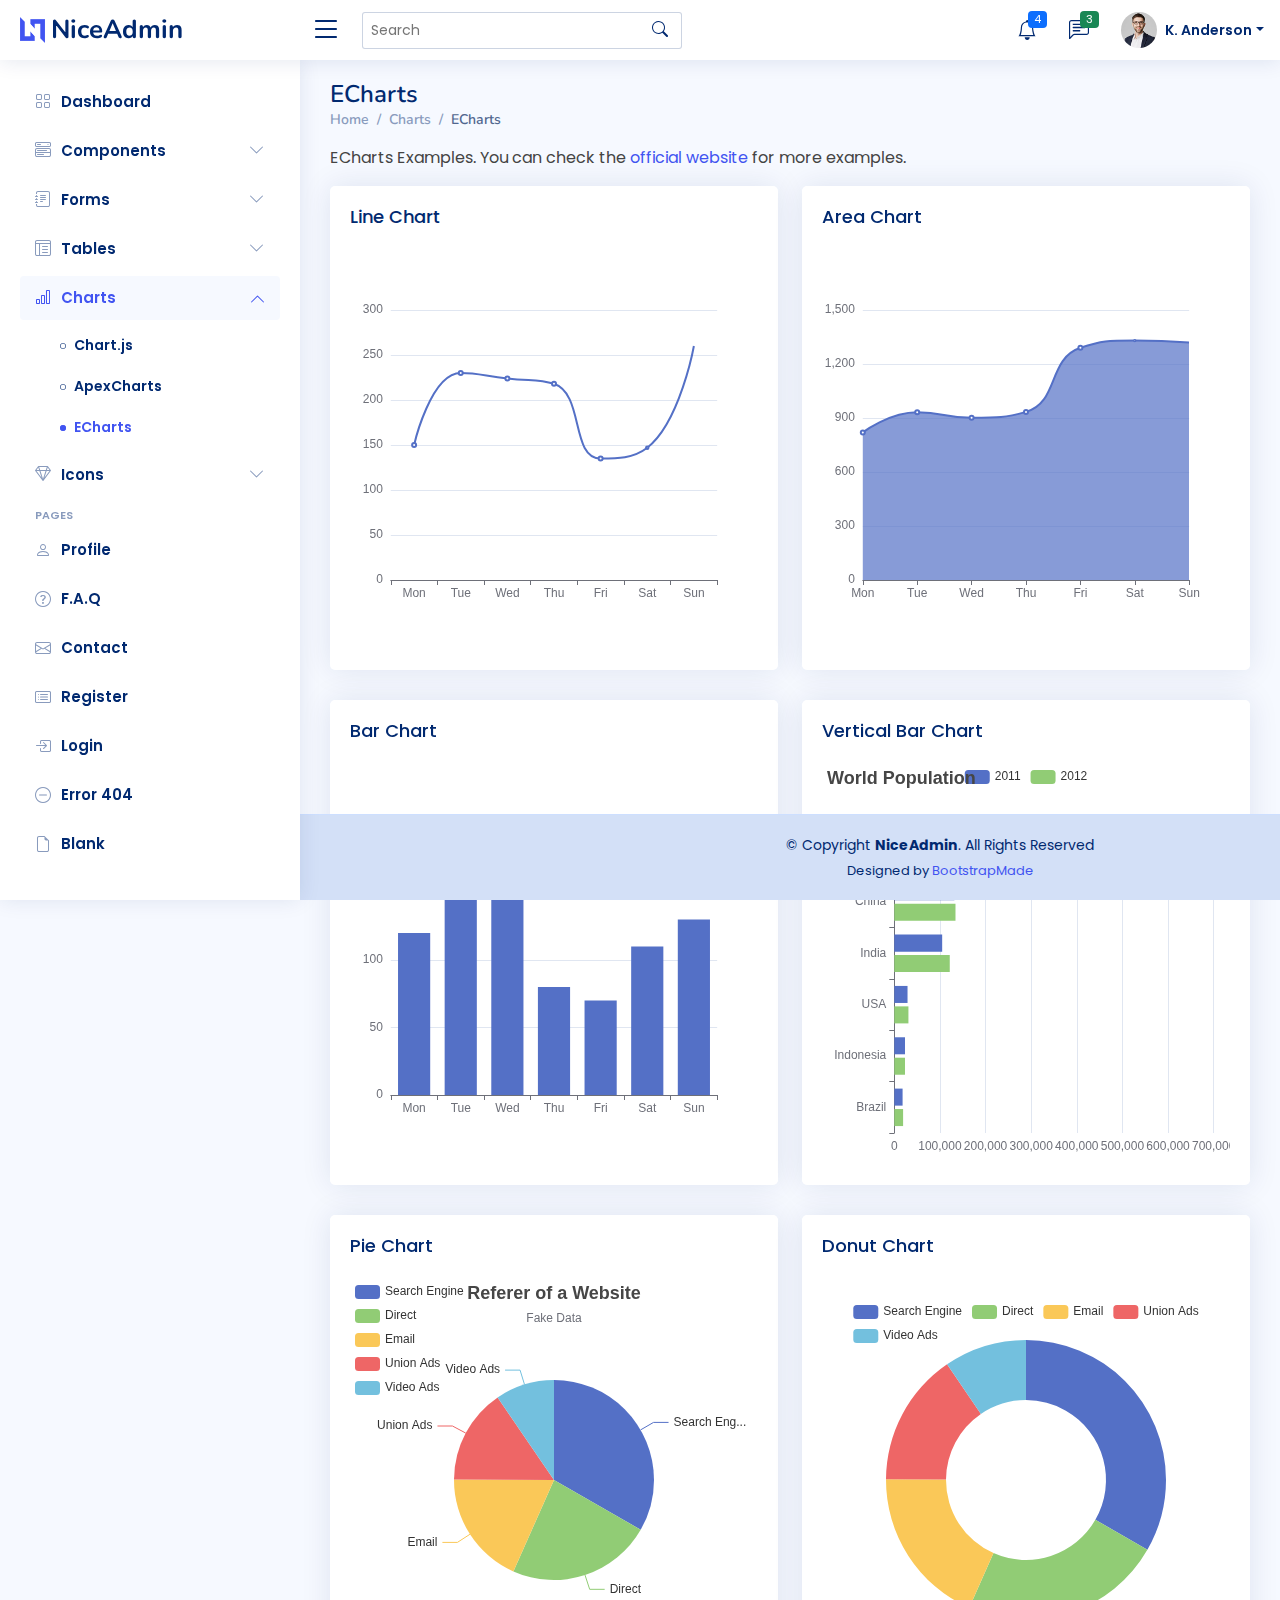
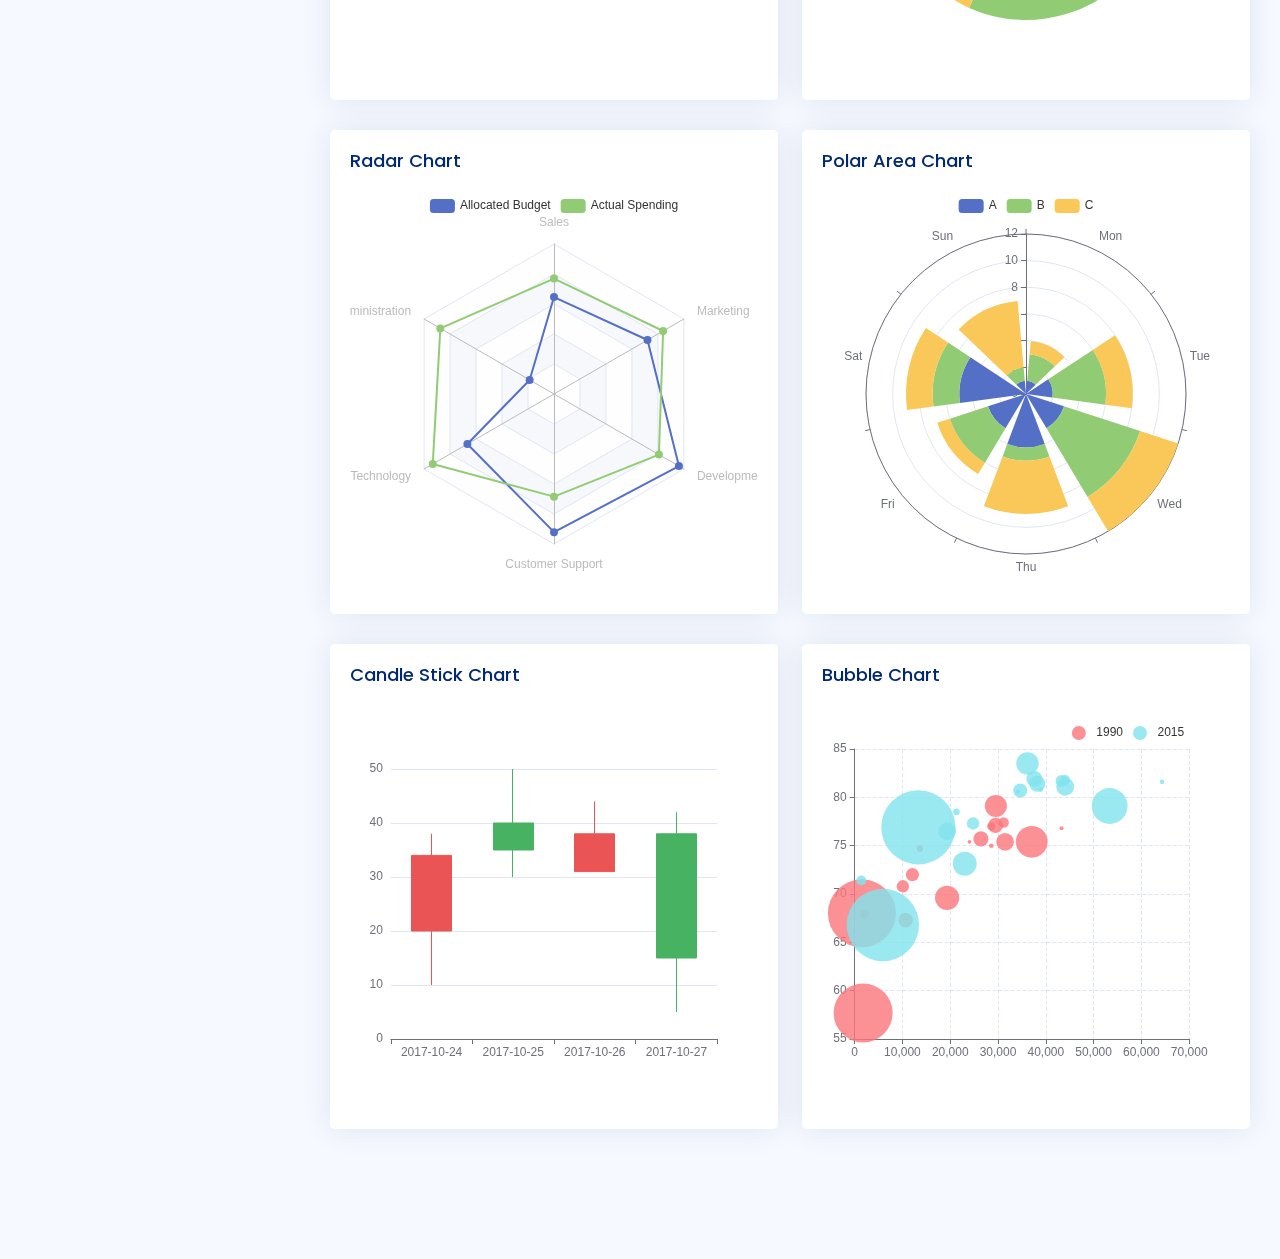
<file: charts-echarts.html>
<!DOCTYPE html>
<html lang="en">
  <head>
    <meta charset="utf-8" />
    <meta content="width=device-width, initial-scale=1.0" name="viewport" />

    <title>Charts / ECharts - NiceAdmin Bootstrap Template</title>
    <meta content="" name="description" />
    <meta content="" name="keywords" />

    <!-- Favicons -->
    <link href="assets/img/favicon.png" rel="icon" />
    <link href="assets/img/apple-touch-icon.png" rel="apple-touch-icon" />

    <!-- Google Fonts -->
    <link href="https://fonts.gstatic.com" rel="preconnect" />
    <link
      href="https://fonts.googleapis.com/css?family=Open+Sans:300,300i,400,400i,600,600i,700,700i|Nunito:300,300i,400,400i,600,600i,700,700i|Poppins:300,300i,400,400i,500,500i,600,600i,700,700i"
      rel="stylesheet"
    />

    <!-- Vendor CSS Files -->
    <link
      href="assets/vendor/bootstrap/css/bootstrap.min.css"
      rel="stylesheet"
    />
    <link
      href="assets/vendor/bootstrap-icons/bootstrap-icons.css"
      rel="stylesheet"
    />
    <link href="assets/vendor/boxicons/css/boxicons.min.css" rel="stylesheet" />
    <link href="assets/vendor/quill/quill.snow.css" rel="stylesheet" />
    <link href="assets/vendor/quill/quill.bubble.css" rel="stylesheet" />
    <link href="assets/vendor/remixicon/remixicon.css" rel="stylesheet" />
    <link href="assets/vendor/simple-datatables/style.css" rel="stylesheet" />

    <!-- Template Main CSS File -->
    <link href="assets/css/style.css" rel="stylesheet" />

    <!-- =======================================================
  * Template Name: NiceAdmin - v2.2.2
  * Template URL: https://bootstrapmade.com/nice-admin-bootstrap-admin-html-template/
  * Author: BootstrapMade.com
  * License: https://bootstrapmade.com/license/
  ======================================================== -->
  </head>

  <body>
    <!-- ======= Header ======= -->
    <header id="header" class="header fixed-top d-flex align-items-center">
      <div class="d-flex align-items-center justify-content-between">
        <a href="index.html" class="logo d-flex align-items-center">
          <img src="assets/img/logo.png" alt="" />
          <span class="d-none d-lg-block">NiceAdmin</span>
        </a>
        <i class="bi bi-list toggle-sidebar-btn"></i>
      </div>
      <!-- End Logo -->

      <div class="search-bar">
        <form
          class="search-form d-flex align-items-center"
          method="POST"
          action="#"
        >
          <input
            type="text"
            name="query"
            placeholder="Search"
            title="Enter search keyword"
          />
          <button type="submit" title="Search">
            <i class="bi bi-search"></i>
          </button>
        </form>
      </div>
      <!-- End Search Bar -->

      <nav class="header-nav ms-auto">
        <ul class="d-flex align-items-center">
          <li class="nav-item d-block d-lg-none">
            <a class="nav-link nav-icon search-bar-toggle" href="#">
              <i class="bi bi-search"></i>
            </a>
          </li>
          <!-- End Search Icon-->

          <li class="nav-item dropdown">
            <a class="nav-link nav-icon" href="#" data-bs-toggle="dropdown">
              <i class="bi bi-bell"></i>
              <span class="badge bg-primary badge-number">4</span> </a
            ><!-- End Notification Icon -->

            <ul
              class="dropdown-menu dropdown-menu-end dropdown-menu-arrow notifications"
            >
              <li class="dropdown-header">
                You have 4 new notifications
                <a href="#"
                  ><span class="badge rounded-pill bg-primary p-2 ms-2"
                    >View all</span
                  ></a
                >
              </li>
              <li>
                <hr class="dropdown-divider" />
              </li>

              <li class="notification-item">
                <i class="bi bi-exclamation-circle text-warning"></i>
                <div>
                  <h4>Lorem Ipsum</h4>
                  <p>Quae dolorem earum veritatis oditseno</p>
                  <p>30 min. ago</p>
                </div>
              </li>

              <li>
                <hr class="dropdown-divider" />
              </li>

              <li class="notification-item">
                <i class="bi bi-x-circle text-danger"></i>
                <div>
                  <h4>Atque rerum nesciunt</h4>
                  <p>Quae dolorem earum veritatis oditseno</p>
                  <p>1 hr. ago</p>
                </div>
              </li>

              <li>
                <hr class="dropdown-divider" />
              </li>

              <li class="notification-item">
                <i class="bi bi-check-circle text-success"></i>
                <div>
                  <h4>Sit rerum fuga</h4>
                  <p>Quae dolorem earum veritatis oditseno</p>
                  <p>2 hrs. ago</p>
                </div>
              </li>

              <li>
                <hr class="dropdown-divider" />
              </li>

              <li class="notification-item">
                <i class="bi bi-info-circle text-primary"></i>
                <div>
                  <h4>Dicta reprehenderit</h4>
                  <p>Quae dolorem earum veritatis oditseno</p>
                  <p>4 hrs. ago</p>
                </div>
              </li>

              <li>
                <hr class="dropdown-divider" />
              </li>
              <li class="dropdown-footer">
                <a href="#">Show all notifications</a>
              </li>
            </ul>
            <!-- End Notification Dropdown Items -->
          </li>
          <!-- End Notification Nav -->

          <li class="nav-item dropdown">
            <a class="nav-link nav-icon" href="#" data-bs-toggle="dropdown">
              <i class="bi bi-chat-left-text"></i>
              <span class="badge bg-success badge-number">3</span> </a
            ><!-- End Messages Icon -->

            <ul
              class="dropdown-menu dropdown-menu-end dropdown-menu-arrow messages"
            >
              <li class="dropdown-header">
                You have 3 new messages
                <a href="#"
                  ><span class="badge rounded-pill bg-primary p-2 ms-2"
                    >View all</span
                  ></a
                >
              </li>
              <li>
                <hr class="dropdown-divider" />
              </li>

              <li class="message-item">
                <a href="#">
                  <img
                    src="assets/img/messages-1.jpg"
                    alt=""
                    class="rounded-circle"
                  />
                  <div>
                    <h4>Maria Hudson</h4>
                    <p>
                      Velit asperiores et ducimus soluta repudiandae labore
                      officia est ut...
                    </p>
                    <p>4 hrs. ago</p>
                  </div>
                </a>
              </li>
              <li>
                <hr class="dropdown-divider" />
              </li>

              <li class="message-item">
                <a href="#">
                  <img
                    src="assets/img/messages-2.jpg"
                    alt=""
                    class="rounded-circle"
                  />
                  <div>
                    <h4>Anna Nelson</h4>
                    <p>
                      Velit asperiores et ducimus soluta repudiandae labore
                      officia est ut...
                    </p>
                    <p>6 hrs. ago</p>
                  </div>
                </a>
              </li>
              <li>
                <hr class="dropdown-divider" />
              </li>

              <li class="message-item">
                <a href="#">
                  <img
                    src="assets/img/messages-3.jpg"
                    alt=""
                    class="rounded-circle"
                  />
                  <div>
                    <h4>David Muldon</h4>
                    <p>
                      Velit asperiores et ducimus soluta repudiandae labore
                      officia est ut...
                    </p>
                    <p>8 hrs. ago</p>
                  </div>
                </a>
              </li>
              <li>
                <hr class="dropdown-divider" />
              </li>

              <li class="dropdown-footer">
                <a href="#">Show all messages</a>
              </li>
            </ul>
            <!-- End Messages Dropdown Items -->
          </li>
          <!-- End Messages Nav -->

          <li class="nav-item dropdown pe-3">
            <a
              class="nav-link nav-profile d-flex align-items-center pe-0"
              href="#"
              data-bs-toggle="dropdown"
            >
              <img
                src="assets/img/profile-img.jpg"
                alt="Profile"
                class="rounded-circle"
              />
              <span class="d-none d-md-block dropdown-toggle ps-2"
                >K. Anderson</span
              > </a
            ><!-- End Profile Iamge Icon -->

            <ul
              class="dropdown-menu dropdown-menu-end dropdown-menu-arrow profile"
            >
              <li class="dropdown-header">
                <h6>Kevin Anderson</h6>
                <span>Web Designer</span>
              </li>
              <li>
                <hr class="dropdown-divider" />
              </li>

              <li>
                <a
                  class="dropdown-item d-flex align-items-center"
                  href="users-profile.html"
                >
                  <i class="bi bi-person"></i>
                  <span>My Profile</span>
                </a>
              </li>
              <li>
                <hr class="dropdown-divider" />
              </li>

              <li>
                <a
                  class="dropdown-item d-flex align-items-center"
                  href="users-profile.html"
                >
                  <i class="bi bi-gear"></i>
                  <span>Account Settings</span>
                </a>
              </li>
              <li>
                <hr class="dropdown-divider" />
              </li>

              <li>
                <a
                  class="dropdown-item d-flex align-items-center"
                  href="pages-faq.html"
                >
                  <i class="bi bi-question-circle"></i>
                  <span>Need Help?</span>
                </a>
              </li>
              <li>
                <hr class="dropdown-divider" />
              </li>

              <li>
                <a class="dropdown-item d-flex align-items-center" href="#">
                  <i class="bi bi-box-arrow-right"></i>
                  <span>Sign Out</span>
                </a>
              </li>
            </ul>
            <!-- End Profile Dropdown Items -->
          </li>
          <!-- End Profile Nav -->
        </ul>
      </nav>
      <!-- End Icons Navigation -->
    </header>
    <!-- End Header -->

    <!-- ======= Sidebar ======= -->
    <aside id="sidebar" class="sidebar">
      <ul class="sidebar-nav" id="sidebar-nav">
        <li class="nav-item">
          <a class="nav-link collapsed" href="index.html">
            <i class="bi bi-grid"></i>
            <span>Dashboard</span>
          </a>
        </li>
        <!-- End Dashboard Nav -->

        <li class="nav-item">
          <a
            class="nav-link collapsed"
            data-bs-target="#components-nav"
            data-bs-toggle="collapse"
            href="#"
          >
            <i class="bi bi-menu-button-wide"></i><span>Components</span
            ><i class="bi bi-chevron-down ms-auto"></i>
          </a>
          <ul
            id="components-nav"
            class="nav-content collapse"
            data-bs-parent="#sidebar-nav"
          >
            <li>
              <a href="components-alerts.html">
                <i class="bi bi-circle"></i><span>Alerts</span>
              </a>
            </li>
            <li>
              <a href="components-accordion.html">
                <i class="bi bi-circle"></i><span>Accordion</span>
              </a>
            </li>
            <li>
              <a href="components-badges.html">
                <i class="bi bi-circle"></i><span>Badges</span>
              </a>
            </li>
            <li>
              <a href="components-breadcrumbs.html">
                <i class="bi bi-circle"></i><span>Breadcrumbs</span>
              </a>
            </li>
            <li>
              <a href="components-buttons.html">
                <i class="bi bi-circle"></i><span>Buttons</span>
              </a>
            </li>
            <li>
              <a href="components-cards.html">
                <i class="bi bi-circle"></i><span>Cards</span>
              </a>
            </li>
            <li>
              <a href="components-carousel.html">
                <i class="bi bi-circle"></i><span>Carousel</span>
              </a>
            </li>
            <li>
              <a href="components-list-group.html">
                <i class="bi bi-circle"></i><span>List group</span>
              </a>
            </li>
            <li>
              <a href="components-modal.html">
                <i class="bi bi-circle"></i><span>Modal</span>
              </a>
            </li>
            <li>
              <a href="components-tabs.html">
                <i class="bi bi-circle"></i><span>Tabs</span>
              </a>
            </li>
            <li>
              <a href="components-pagination.html">
                <i class="bi bi-circle"></i><span>Pagination</span>
              </a>
            </li>
            <li>
              <a href="components-progress.html">
                <i class="bi bi-circle"></i><span>Progress</span>
              </a>
            </li>
            <li>
              <a href="components-spinners.html">
                <i class="bi bi-circle"></i><span>Spinners</span>
              </a>
            </li>
            <li>
              <a href="components-tooltips.html">
                <i class="bi bi-circle"></i><span>Tooltips</span>
              </a>
            </li>
          </ul>
        </li>
        <!-- End Components Nav -->

        <li class="nav-item">
          <a
            class="nav-link collapsed"
            data-bs-target="#forms-nav"
            data-bs-toggle="collapse"
            href="#"
          >
            <i class="bi bi-journal-text"></i><span>Forms</span
            ><i class="bi bi-chevron-down ms-auto"></i>
          </a>
          <ul
            id="forms-nav"
            class="nav-content collapse"
            data-bs-parent="#sidebar-nav"
          >
            <li>
              <a href="forms-elements.html">
                <i class="bi bi-circle"></i><span>Form Elements</span>
              </a>
            </li>
            <li>
              <a href="forms-layouts.html">
                <i class="bi bi-circle"></i><span>Form Layouts</span>
              </a>
            </li>
            <li>
              <a href="forms-editors.html">
                <i class="bi bi-circle"></i><span>Form Editors</span>
              </a>
            </li>
            <li>
              <a href="forms-validation.html">
                <i class="bi bi-circle"></i><span>Form Validation</span>
              </a>
            </li>
          </ul>
        </li>
        <!-- End Forms Nav -->

        <li class="nav-item">
          <a
            class="nav-link collapsed"
            data-bs-target="#tables-nav"
            data-bs-toggle="collapse"
            href="#"
          >
            <i class="bi bi-layout-text-window-reverse"></i><span>Tables</span
            ><i class="bi bi-chevron-down ms-auto"></i>
          </a>
          <ul
            id="tables-nav"
            class="nav-content collapse"
            data-bs-parent="#sidebar-nav"
          >
            <li>
              <a href="tables-general.html">
                <i class="bi bi-circle"></i><span>General Tables</span>
              </a>
            </li>
            <li>
              <a href="tables-data.html">
                <i class="bi bi-circle"></i><span>Data Tables</span>
              </a>
            </li>
          </ul>
        </li>
        <!-- End Tables Nav -->

        <li class="nav-item">
          <a
            class="nav-link"
            data-bs-target="#charts-nav"
            data-bs-toggle="collapse"
            href="#"
          >
            <i class="bi bi-bar-chart"></i><span>Charts</span
            ><i class="bi bi-chevron-down ms-auto"></i>
          </a>
          <ul
            id="charts-nav"
            class="nav-content collapse show"
            data-bs-parent="#sidebar-nav"
          >
            <li>
              <a href="charts-chartjs.html">
                <i class="bi bi-circle"></i><span>Chart.js</span>
              </a>
            </li>
            <li>
              <a href="charts-apexcharts.html">
                <i class="bi bi-circle"></i><span>ApexCharts</span>
              </a>
            </li>
            <li>
              <a href="charts-echarts.html" class="active">
                <i class="bi bi-circle"></i><span>ECharts</span>
              </a>
            </li>
          </ul>
        </li>
        <!-- End Charts Nav -->

        <li class="nav-item">
          <a
            class="nav-link collapsed"
            data-bs-target="#icons-nav"
            data-bs-toggle="collapse"
            href="#"
          >
            <i class="bi bi-gem"></i><span>Icons</span
            ><i class="bi bi-chevron-down ms-auto"></i>
          </a>
          <ul
            id="icons-nav"
            class="nav-content collapse"
            data-bs-parent="#sidebar-nav"
          >
            <li>
              <a href="icons-bootstrap.html">
                <i class="bi bi-circle"></i><span>Bootstrap Icons</span>
              </a>
            </li>
            <li>
              <a href="icons-remix.html">
                <i class="bi bi-circle"></i><span>Remix Icons</span>
              </a>
            </li>
            <li>
              <a href="icons-boxicons.html">
                <i class="bi bi-circle"></i><span>Boxicons</span>
              </a>
            </li>
          </ul>
        </li>
        <!-- End Icons Nav -->

        <li class="nav-heading">Pages</li>

        <li class="nav-item">
          <a class="nav-link collapsed" href="users-profile.html">
            <i class="bi bi-person"></i>
            <span>Profile</span>
          </a>
        </li>
        <!-- End Profile Page Nav -->

        <li class="nav-item">
          <a class="nav-link collapsed" href="pages-faq.html">
            <i class="bi bi-question-circle"></i>
            <span>F.A.Q</span>
          </a>
        </li>
        <!-- End F.A.Q Page Nav -->

        <li class="nav-item">
          <a class="nav-link collapsed" href="pages-contact.html">
            <i class="bi bi-envelope"></i>
            <span>Contact</span>
          </a>
        </li>
        <!-- End Contact Page Nav -->

        <li class="nav-item">
          <a class="nav-link collapsed" href="pages-register.html">
            <i class="bi bi-card-list"></i>
            <span>Register</span>
          </a>
        </li>
        <!-- End Register Page Nav -->

        <li class="nav-item">
          <a class="nav-link collapsed" href="pages-login.html">
            <i class="bi bi-box-arrow-in-right"></i>
            <span>Login</span>
          </a>
        </li>
        <!-- End Login Page Nav -->

        <li class="nav-item">
          <a class="nav-link collapsed" href="pages-error-404.html">
            <i class="bi bi-dash-circle"></i>
            <span>Error 404</span>
          </a>
        </li>
        <!-- End Error 404 Page Nav -->

        <li class="nav-item">
          <a class="nav-link collapsed" href="pages-blank.html">
            <i class="bi bi-file-earmark"></i>
            <span>Blank</span>
          </a>
        </li>
        <!-- End Blank Page Nav -->
      </ul>
    </aside>
    <!-- End Sidebar-->

    <main id="main" class="main">
      <div class="pagetitle">
        <h1>ECharts</h1>
        <nav>
          <ol class="breadcrumb">
            <li class="breadcrumb-item"><a href="index.html">Home</a></li>
            <li class="breadcrumb-item">Charts</li>
            <li class="breadcrumb-item active">ECharts</li>
          </ol>
        </nav>
      </div>
      <!-- End Page Title -->

      <p>
        ECharts Examples. You can check the
        <a
          href="https://echarts.apache.org/examples/en/index.html"
          target="_blank"
          >official website</a
        >
        for more examples.
      </p>

      <section class="section">
        <div class="row">
          <div class="col-lg-6">
            <div class="card">
              <div class="card-body">
                <h5 class="card-title">Line Chart</h5>

                <!-- Line Chart -->
                <div
                  id="lineChart"
                  style="min-height: 400px"
                  class="echart"
                ></div>

                <script>
                  document.addEventListener("DOMContentLoaded", () => {
                    echarts
                      .init(document.querySelector("#lineChart"))
                      .setOption({
                        xAxis: {
                          type: "category",
                          data: [
                            "Mon",
                            "Tue",
                            "Wed",
                            "Thu",
                            "Fri",
                            "Sat",
                            "Sun",
                          ],
                        },
                        yAxis: {
                          type: "value",
                        },
                        series: [
                          {
                            data: [150, 230, 224, 218, 135, 147, 260],
                            type: "line",
                            smooth: true,
                          },
                        ],
                      });
                  });
                </script>
                <!-- End Line Chart -->
              </div>
            </div>
          </div>

          <div class="col-lg-6">
            <div class="card">
              <div class="card-body">
                <h5 class="card-title">Area Chart</h5>

                <!-- Area Chart -->
                <div
                  id="areaChart"
                  style="min-height: 400px"
                  class="echart"
                ></div>

                <script>
                  document.addEventListener("DOMContentLoaded", () => {
                    echarts
                      .init(document.querySelector("#areaChart"))
                      .setOption({
                        xAxis: {
                          type: "category",
                          boundaryGap: false,
                          data: [
                            "Mon",
                            "Tue",
                            "Wed",
                            "Thu",
                            "Fri",
                            "Sat",
                            "Sun",
                          ],
                        },
                        yAxis: {
                          type: "value",
                        },
                        series: [
                          {
                            data: [820, 932, 901, 934, 1290, 1330, 1320],
                            type: "line",
                            smooth: true,
                            areaStyle: {},
                          },
                        ],
                      });
                  });
                </script>
                <!-- End Area Chart -->
              </div>
            </div>
          </div>

          <div class="col-lg-6">
            <div class="card">
              <div class="card-body">
                <h5 class="card-title">Bar Chart</h5>

                <!-- Bar Chart -->
                <div
                  id="barChart"
                  style="min-height: 400px"
                  class="echart"
                ></div>

                <script>
                  document.addEventListener("DOMContentLoaded", () => {
                    echarts
                      .init(document.querySelector("#barChart"))
                      .setOption({
                        xAxis: {
                          type: "category",
                          data: [
                            "Mon",
                            "Tue",
                            "Wed",
                            "Thu",
                            "Fri",
                            "Sat",
                            "Sun",
                          ],
                        },
                        yAxis: {
                          type: "value",
                        },
                        series: [
                          {
                            data: [120, 200, 150, 80, 70, 110, 130],
                            type: "bar",
                          },
                        ],
                      });
                  });
                </script>
                <!-- End Bar Chart -->
              </div>
            </div>
          </div>

          <div class="col-lg-6">
            <div class="card">
              <div class="card-body">
                <h5 class="card-title">Vertical Bar Chart</h5>

                <!-- Vertical Bar Chart -->
                <div
                  id="verticalBarChart"
                  style="min-height: 400px"
                  class="echart"
                ></div>

                <script>
                  document.addEventListener("DOMContentLoaded", () => {
                    echarts
                      .init(document.querySelector("#verticalBarChart"))
                      .setOption({
                        title: {
                          text: "World Population",
                        },
                        tooltip: {
                          trigger: "axis",
                          axisPointer: {
                            type: "shadow",
                          },
                        },
                        legend: {},
                        grid: {
                          left: "3%",
                          right: "4%",
                          bottom: "3%",
                          containLabel: true,
                        },
                        xAxis: {
                          type: "value",
                          boundaryGap: [0, 0.01],
                        },
                        yAxis: {
                          type: "category",
                          data: [
                            "Brazil",
                            "Indonesia",
                            "USA",
                            "India",
                            "China",
                            "World",
                          ],
                        },
                        series: [
                          {
                            name: "2011",
                            type: "bar",
                            data: [18203, 23489, 29034, 104970, 131744, 630230],
                          },
                          {
                            name: "2012",
                            type: "bar",
                            data: [19325, 23438, 31000, 121594, 134141, 681807],
                          },
                        ],
                      });
                  });
                </script>
                <!-- End Vertical Bar Chart -->
              </div>
            </div>
          </div>

          <div class="col-lg-6">
            <div class="card">
              <div class="card-body">
                <h5 class="card-title">Pie Chart</h5>

                <!-- Pie Chart -->
                <div
                  id="pieChart"
                  style="min-height: 400px"
                  class="echart"
                ></div>

                <script>
                  document.addEventListener("DOMContentLoaded", () => {
                    echarts
                      .init(document.querySelector("#pieChart"))
                      .setOption({
                        title: {
                          text: "Referer of a Website",
                          subtext: "Fake Data",
                          left: "center",
                        },
                        tooltip: {
                          trigger: "item",
                        },
                        legend: {
                          orient: "vertical",
                          left: "left",
                        },
                        series: [
                          {
                            name: "Access From",
                            type: "pie",
                            radius: "50%",
                            data: [
                              {
                                value: 1048,
                                name: "Search Engine",
                              },
                              {
                                value: 735,
                                name: "Direct",
                              },
                              {
                                value: 580,
                                name: "Email",
                              },
                              {
                                value: 484,
                                name: "Union Ads",
                              },
                              {
                                value: 300,
                                name: "Video Ads",
                              },
                            ],
                            emphasis: {
                              itemStyle: {
                                shadowBlur: 10,
                                shadowOffsetX: 0,
                                shadowColor: "rgba(0, 0, 0, 0.5)",
                              },
                            },
                          },
                        ],
                      });
                  });
                </script>
                <!-- End Pie Chart -->
              </div>
            </div>
          </div>

          <div class="col-lg-6">
            <div class="card">
              <div class="card-body">
                <h5 class="card-title">Donut Chart</h5>

                <!-- Donut Chart -->
                <div
                  id="donutChart"
                  style="min-height: 400px"
                  class="echart"
                ></div>

                <script>
                  document.addEventListener("DOMContentLoaded", () => {
                    echarts
                      .init(document.querySelector("#donutChart"))
                      .setOption({
                        tooltip: {
                          trigger: "item",
                        },
                        legend: {
                          top: "5%",
                          left: "center",
                        },
                        series: [
                          {
                            name: "Access From",
                            type: "pie",
                            radius: ["40%", "70%"],
                            avoidLabelOverlap: false,
                            label: {
                              show: false,
                              position: "center",
                            },
                            emphasis: {
                              label: {
                                show: true,
                                fontSize: "18",
                                fontWeight: "bold",
                              },
                            },
                            labelLine: {
                              show: false,
                            },
                            data: [
                              {
                                value: 1048,
                                name: "Search Engine",
                              },
                              {
                                value: 735,
                                name: "Direct",
                              },
                              {
                                value: 580,
                                name: "Email",
                              },
                              {
                                value: 484,
                                name: "Union Ads",
                              },
                              {
                                value: 300,
                                name: "Video Ads",
                              },
                            ],
                          },
                        ],
                      });
                  });
                </script>
                <!-- End Donut Chart -->
              </div>
            </div>
          </div>

          <div class="col-lg-6">
            <div class="card">
              <div class="card-body">
                <h5 class="card-title">Radar Chart</h5>

                <!-- Radar Chart -->
                <div
                  id="radarChart"
                  style="min-height: 400px"
                  class="echart"
                ></div>

                <script>
                  document.addEventListener("DOMContentLoaded", () => {
                    echarts
                      .init(document.querySelector("#radarChart"))
                      .setOption({
                        legend: {
                          data: ["Allocated Budget", "Actual Spending"],
                        },
                        radar: {
                          // shape: 'circle',
                          indicator: [
                            {
                              name: "Sales",
                              max: 6500,
                            },
                            {
                              name: "Administration",
                              max: 16000,
                            },
                            {
                              name: "Information Technology",
                              max: 30000,
                            },
                            {
                              name: "Customer Support",
                              max: 38000,
                            },
                            {
                              name: "Development",
                              max: 52000,
                            },
                            {
                              name: "Marketing",
                              max: 25000,
                            },
                          ],
                        },
                        series: [
                          {
                            name: "Budget vs spending",
                            type: "radar",
                            data: [
                              {
                                value: [4200, 3000, 20000, 35000, 50000, 18000],
                                name: "Allocated Budget",
                              },
                              {
                                value: [
                                  5000, 14000, 28000, 26000, 42000, 21000,
                                ],
                                name: "Actual Spending",
                              },
                            ],
                          },
                        ],
                      });
                  });
                </script>
                <!-- End Radar Chart -->
              </div>
            </div>
          </div>

          <div class="col-lg-6">
            <div class="card">
              <div class="card-body">
                <h5 class="card-title">Polar Area Chart</h5>

                <!-- Polar Area Chart -->
                <div
                  id="polarAreaChart"
                  style="min-height: 400px"
                  class="echart"
                ></div>

                <script>
                  document.addEventListener("DOMContentLoaded", () => {
                    echarts
                      .init(document.querySelector("#polarAreaChart"))
                      .setOption({
                        angleAxis: {
                          type: "category",
                          data: [
                            "Mon",
                            "Tue",
                            "Wed",
                            "Thu",
                            "Fri",
                            "Sat",
                            "Sun",
                          ],
                        },
                        radiusAxis: {},
                        polar: {},
                        series: [
                          {
                            type: "bar",
                            data: [1, 2, 3, 4, 3, 5, 1],
                            coordinateSystem: "polar",
                            name: "A",
                            stack: "a",
                            emphasis: {
                              focus: "series",
                            },
                          },
                          {
                            type: "bar",
                            data: [2, 4, 6, 1, 3, 2, 1],
                            coordinateSystem: "polar",
                            name: "B",
                            stack: "a",
                            emphasis: {
                              focus: "series",
                            },
                          },
                          {
                            type: "bar",
                            data: [1, 2, 3, 4, 1, 2, 5],
                            coordinateSystem: "polar",
                            name: "C",
                            stack: "a",
                            emphasis: {
                              focus: "series",
                            },
                          },
                        ],
                        legend: {
                          show: true,
                          data: ["A", "B", "C"],
                        },
                      });
                  });
                </script>
                <!-- End Polar Area Chart -->
              </div>
            </div>
          </div>

          <div class="col-lg-6">
            <div class="card">
              <div class="card-body">
                <h5 class="card-title">Candle Stick Chart</h5>

                <!-- Candle Stick Chart -->
                <div
                  id="candleStickChart"
                  style="min-height: 400px"
                  class="echart"
                ></div>

                <script>
                  document.addEventListener("DOMContentLoaded", () => {
                    echarts
                      .init(document.querySelector("#candleStickChart"))
                      .setOption({
                        xAxis: {
                          data: [
                            "2017-10-24",
                            "2017-10-25",
                            "2017-10-26",
                            "2017-10-27",
                          ],
                        },
                        yAxis: {},
                        series: [
                          {
                            type: "candlestick",
                            data: [
                              [20, 34, 10, 38],
                              [40, 35, 30, 50],
                              [31, 38, 33, 44],
                              [38, 15, 5, 42],
                            ],
                          },
                        ],
                      });
                  });
                </script>
                <!-- End Candle Stick Chart -->
              </div>
            </div>
          </div>

          <div class="col-lg-6">
            <div class="card">
              <div class="card-body">
                <h5 class="card-title">Bubble Chart</h5>

                <!-- Bubble Chart -->
                <div
                  id="bubbleChart"
                  style="min-height: 400px"
                  class="echart"
                ></div>

                <script>
                  document.addEventListener("DOMContentLoaded", () => {
                    const data = [
                      [
                        [28604, 77, 17096869, "Australia", 1990],
                        [31163, 77.4, 27662440, "Canada", 1990],
                        [1516, 68, 1154605773, "China", 1990],
                        [13670, 74.7, 10582082, "Cuba", 1990],
                        [28599, 75, 4986705, "Finland", 1990],
                        [29476, 77.1, 56943299, "France", 1990],
                        [31476, 75.4, 78958237, "Germany", 1990],
                        [28666, 78.1, 254830, "Iceland", 1990],
                        [1777, 57.7, 870601776, "India", 1990],
                        [29550, 79.1, 122249285, "Japan", 1990],
                        [2076, 67.9, 20194354, "North Korea", 1990],
                        [12087, 72, 42972254, "South Korea", 1990],
                        [24021, 75.4, 3397534, "New Zealand", 1990],
                        [43296, 76.8, 4240375, "Norway", 1990],
                        [10088, 70.8, 38195258, "Poland", 1990],
                        [19349, 69.6, 147568552, "Russia", 1990],
                        [10670, 67.3, 53994605, "Turkey", 1990],
                        [26424, 75.7, 57110117, "United Kingdom", 1990],
                        [37062, 75.4, 252847810, "United States", 1990],
                      ],
                      [
                        [44056, 81.8, 23968973, "Australia", 2015],
                        [43294, 81.7, 35939927, "Canada", 2015],
                        [13334, 76.9, 1376048943, "China", 2015],
                        [21291, 78.5, 11389562, "Cuba", 2015],
                        [38923, 80.8, 5503457, "Finland", 2015],
                        [37599, 81.9, 64395345, "France", 2015],
                        [44053, 81.1, 80688545, "Germany", 2015],
                        [42182, 82.8, 329425, "Iceland", 2015],
                        [5903, 66.8, 1311050527, "India", 2015],
                        [36162, 83.5, 126573481, "Japan", 2015],
                        [1390, 71.4, 25155317, "North Korea", 2015],
                        [34644, 80.7, 50293439, "South Korea", 2015],
                        [34186, 80.6, 4528526, "New Zealand", 2015],
                        [64304, 81.6, 5210967, "Norway", 2015],
                        [24787, 77.3, 38611794, "Poland", 2015],
                        [23038, 73.13, 143456918, "Russia", 2015],
                        [19360, 76.5, 78665830, "Turkey", 2015],
                        [38225, 81.4, 64715810, "United Kingdom", 2015],
                        [53354, 79.1, 321773631, "United States", 2015],
                      ],
                    ];
                    echarts
                      .init(document.querySelector("#bubbleChart"))
                      .setOption({
                        legend: {
                          right: "10%",
                          top: "3%",
                          data: ["1990", "2015"],
                        },
                        grid: {
                          left: "8%",
                          top: "10%",
                        },
                        xAxis: {
                          splitLine: {
                            lineStyle: {
                              type: "dashed",
                            },
                          },
                        },
                        yAxis: {
                          splitLine: {
                            lineStyle: {
                              type: "dashed",
                            },
                          },
                          scale: true,
                        },
                        series: [
                          {
                            name: "1990",
                            data: data[0],
                            type: "scatter",
                            symbolSize: function (data) {
                              return Math.sqrt(data[2]) / 5e2;
                            },
                            emphasis: {
                              focus: "series",
                              label: {
                                show: true,
                                formatter: function (param) {
                                  return param.data[3];
                                },
                                position: "top",
                              },
                            },
                            itemStyle: {
                              color: "rgb(251, 118, 123)",
                            },
                          },
                          {
                            name: "2015",
                            data: data[1],
                            type: "scatter",
                            symbolSize: function (data) {
                              return Math.sqrt(data[2]) / 5e2;
                            },
                            emphasis: {
                              focus: "series",
                              label: {
                                show: true,
                                formatter: function (param) {
                                  return param.data[3];
                                },
                                position: "top",
                              },
                            },
                            itemStyle: {
                              color: "rgb(129, 227, 238)",
                            },
                          },
                        ],
                      });
                  });
                </script>
                <!-- End Bubble Chart -->
              </div>
            </div>
          </div>
        </div>
      </section>
    </main>
    <!-- End #main -->

    <!-- ======= Footer ======= -->
    <footer id="footer" class="footer">
      <div class="copyright">
        &copy; Copyright <strong><span>NiceAdmin</span></strong
        >. All Rights Reserved
      </div>
      <div class="credits">
        <!-- All the links in the footer should remain intact. -->
        <!-- You can delete the links only if you purchased the pro version. -->
        <!-- Licensing information: https://bootstrapmade.com/license/ -->
        <!-- Purchase the pro version with working PHP/AJAX contact form: https://bootstrapmade.com/nice-admin-bootstrap-admin-html-template/ -->
        Designed by <a href="https://bootstrapmade.com/">BootstrapMade</a>
      </div>
    </footer>
    <!-- End Footer -->

    <a
      href="#"
      class="back-to-top d-flex align-items-center justify-content-center"
      ><i class="bi bi-arrow-up-short"></i
    ></a>

    <!-- Vendor JS Files -->
    <script src="assets/vendor/apexcharts/apexcharts.min.js"></script>
    <script src="assets/vendor/bootstrap/js/bootstrap.bundle.min.js"></script>
    <script src="assets/vendor/chart.js/chart.min.js"></script>
    <script src="assets/vendor/echarts/echarts.min.js"></script>
    <script src="assets/vendor/quill/quill.min.js"></script>
    <script src="assets/vendor/simple-datatables/simple-datatables.js"></script>
    <script src="assets/vendor/tinymce/tinymce.min.js"></script>
    <script src="assets/vendor/php-email-form/validate.js"></script>

    <!-- Template Main JS File -->
    <script src="assets/js/main.js"></script>
  </body>
</html>
</file>
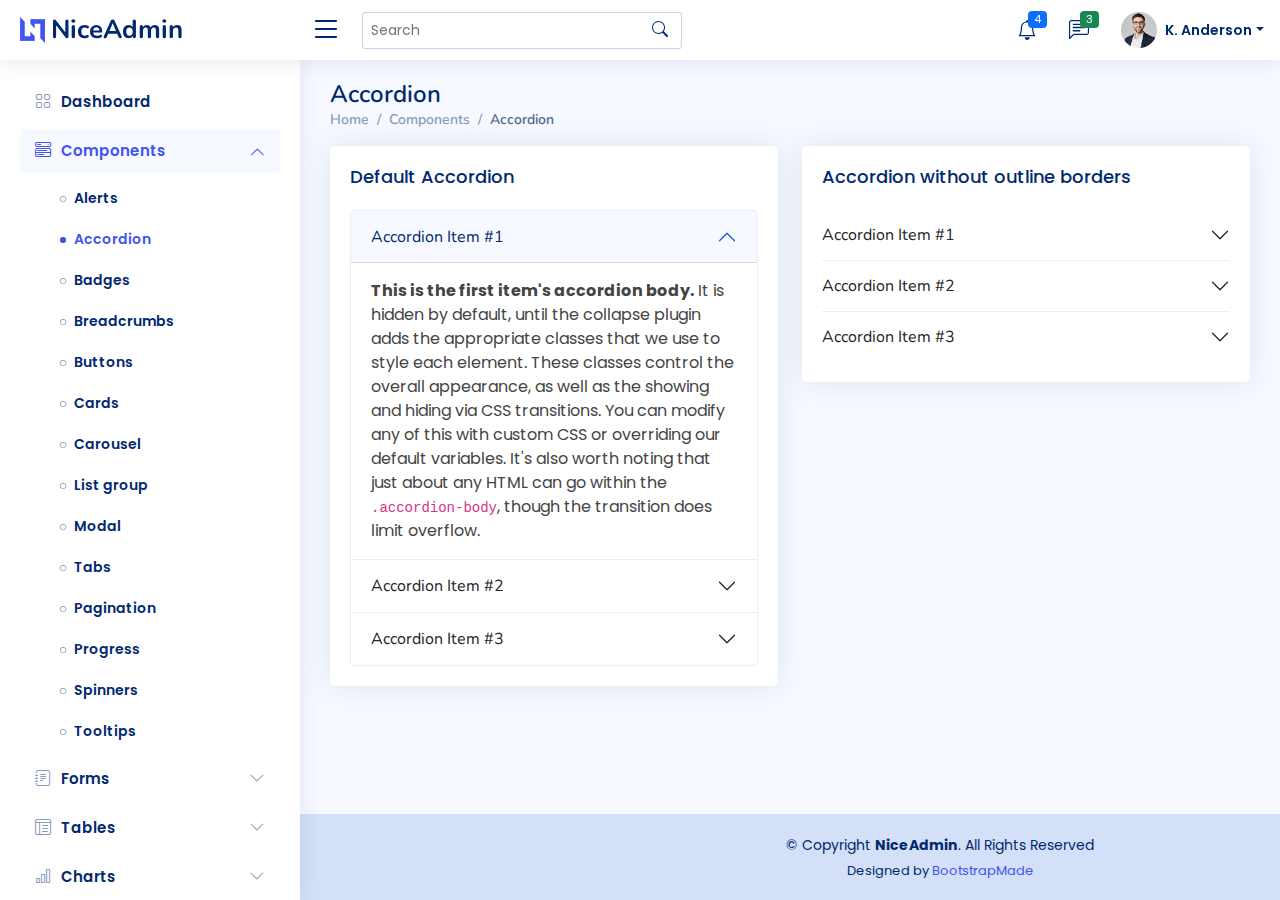
<file: components-accordion.html>
<!DOCTYPE html>
<html lang="en">

<head>
  <meta charset="utf-8">
  <meta content="width=device-width, initial-scale=1.0" name="viewport">

  <title>Components / Accordion - NiceAdmin Bootstrap Template</title>
  <meta content="" name="description">
  <meta content="" name="keywords">

  <!-- Favicons -->
  <link href="assets/img/favicon.png" rel="icon">
  <link href="assets/img/apple-touch-icon.png" rel="apple-touch-icon">

  <!-- Google Fonts -->
  <link href="https://fonts.gstatic.com" rel="preconnect">
  <link href="https://fonts.googleapis.com/css?family=Open+Sans:300,300i,400,400i,600,600i,700,700i|Nunito:300,300i,400,400i,600,600i,700,700i|Poppins:300,300i,400,400i,500,500i,600,600i,700,700i" rel="stylesheet">

  <!-- Vendor CSS Files -->
  <link href="assets/vendor/bootstrap/css/bootstrap.min.css" rel="stylesheet">
  <link href="assets/vendor/bootstrap-icons/bootstrap-icons.css" rel="stylesheet">
  <link href="assets/vendor/boxicons/css/boxicons.min.css" rel="stylesheet">
  <link href="assets/vendor/quill/quill.snow.css" rel="stylesheet">
  <link href="assets/vendor/quill/quill.bubble.css" rel="stylesheet">
  <link href="assets/vendor/remixicon/remixicon.css" rel="stylesheet">
  <link href="assets/vendor/simple-datatables/style.css" rel="stylesheet">

  <!-- Template Main CSS File -->
  <link href="assets/css/style.css" rel="stylesheet">

  <!-- =======================================================
  * Template Name: NiceAdmin - v2.2.2
  * Template URL: https://bootstrapmade.com/nice-admin-bootstrap-admin-html-template/
  * Author: BootstrapMade.com
  * License: https://bootstrapmade.com/license/
  ======================================================== -->
</head>

<body>

  <!-- ======= Header ======= -->
  <header id="header" class="header fixed-top d-flex align-items-center">

    <div class="d-flex align-items-center justify-content-between">
      <a href="index.html" class="logo d-flex align-items-center">
        <img src="assets/img/logo.png" alt="">
        <span class="d-none d-lg-block">NiceAdmin</span>
      </a>
      <i class="bi bi-list toggle-sidebar-btn"></i>
    </div><!-- End Logo -->

    <div class="search-bar">
      <form class="search-form d-flex align-items-center" method="POST" action="#">
        <input type="text" name="query" placeholder="Search" title="Enter search keyword">
        <button type="submit" title="Search"><i class="bi bi-search"></i></button>
      </form>
    </div><!-- End Search Bar -->

    <nav class="header-nav ms-auto">
      <ul class="d-flex align-items-center">

        <li class="nav-item d-block d-lg-none">
          <a class="nav-link nav-icon search-bar-toggle " href="#">
            <i class="bi bi-search"></i>
          </a>
        </li><!-- End Search Icon-->

        <li class="nav-item dropdown">

          <a class="nav-link nav-icon" href="#" data-bs-toggle="dropdown">
            <i class="bi bi-bell"></i>
            <span class="badge bg-primary badge-number">4</span>
          </a><!-- End Notification Icon -->

          <ul class="dropdown-menu dropdown-menu-end dropdown-menu-arrow notifications">
            <li class="dropdown-header">
              You have 4 new notifications
              <a href="#"><span class="badge rounded-pill bg-primary p-2 ms-2">View all</span></a>
            </li>
            <li>
              <hr class="dropdown-divider">
            </li>

            <li class="notification-item">
              <i class="bi bi-exclamation-circle text-warning"></i>
              <div>
                <h4>Lorem Ipsum</h4>
                <p>Quae dolorem earum veritatis oditseno</p>
                <p>30 min. ago</p>
              </div>
            </li>

            <li>
              <hr class="dropdown-divider">
            </li>

            <li class="notification-item">
              <i class="bi bi-x-circle text-danger"></i>
              <div>
                <h4>Atque rerum nesciunt</h4>
                <p>Quae dolorem earum veritatis oditseno</p>
                <p>1 hr. ago</p>
              </div>
            </li>

            <li>
              <hr class="dropdown-divider">
            </li>

            <li class="notification-item">
              <i class="bi bi-check-circle text-success"></i>
              <div>
                <h4>Sit rerum fuga</h4>
                <p>Quae dolorem earum veritatis oditseno</p>
                <p>2 hrs. ago</p>
              </div>
            </li>

            <li>
              <hr class="dropdown-divider">
            </li>

            <li class="notification-item">
              <i class="bi bi-info-circle text-primary"></i>
              <div>
                <h4>Dicta reprehenderit</h4>
                <p>Quae dolorem earum veritatis oditseno</p>
                <p>4 hrs. ago</p>
              </div>
            </li>

            <li>
              <hr class="dropdown-divider">
            </li>
            <li class="dropdown-footer">
              <a href="#">Show all notifications</a>
            </li>

          </ul><!-- End Notification Dropdown Items -->

        </li><!-- End Notification Nav -->

        <li class="nav-item dropdown">

          <a class="nav-link nav-icon" href="#" data-bs-toggle="dropdown">
            <i class="bi bi-chat-left-text"></i>
            <span class="badge bg-success badge-number">3</span>
          </a><!-- End Messages Icon -->

          <ul class="dropdown-menu dropdown-menu-end dropdown-menu-arrow messages">
            <li class="dropdown-header">
              You have 3 new messages
              <a href="#"><span class="badge rounded-pill bg-primary p-2 ms-2">View all</span></a>
            </li>
            <li>
              <hr class="dropdown-divider">
            </li>

            <li class="message-item">
              <a href="#">
                <img src="assets/img/messages-1.jpg" alt="" class="rounded-circle">
                <div>
                  <h4>Maria Hudson</h4>
                  <p>Velit asperiores et ducimus soluta repudiandae labore officia est ut...</p>
                  <p>4 hrs. ago</p>
                </div>
              </a>
            </li>
            <li>
              <hr class="dropdown-divider">
            </li>

            <li class="message-item">
              <a href="#">
                <img src="assets/img/messages-2.jpg" alt="" class="rounded-circle">
                <div>
                  <h4>Anna Nelson</h4>
                  <p>Velit asperiores et ducimus soluta repudiandae labore officia est ut...</p>
                  <p>6 hrs. ago</p>
                </div>
              </a>
            </li>
            <li>
              <hr class="dropdown-divider">
            </li>

            <li class="message-item">
              <a href="#">
                <img src="assets/img/messages-3.jpg" alt="" class="rounded-circle">
                <div>
                  <h4>David Muldon</h4>
                  <p>Velit asperiores et ducimus soluta repudiandae labore officia est ut...</p>
                  <p>8 hrs. ago</p>
                </div>
              </a>
            </li>
            <li>
              <hr class="dropdown-divider">
            </li>

            <li class="dropdown-footer">
              <a href="#">Show all messages</a>
            </li>

          </ul><!-- End Messages Dropdown Items -->

        </li><!-- End Messages Nav -->

        <li class="nav-item dropdown pe-3">

          <a class="nav-link nav-profile d-flex align-items-center pe-0" href="#" data-bs-toggle="dropdown">
            <img src="assets/img/profile-img.jpg" alt="Profile" class="rounded-circle">
            <span class="d-none d-md-block dropdown-toggle ps-2">K. Anderson</span>
          </a><!-- End Profile Iamge Icon -->

          <ul class="dropdown-menu dropdown-menu-end dropdown-menu-arrow profile">
            <li class="dropdown-header">
              <h6>Kevin Anderson</h6>
              <span>Web Designer</span>
            </li>
            <li>
              <hr class="dropdown-divider">
            </li>

            <li>
              <a class="dropdown-item d-flex align-items-center" href="users-profile.html">
                <i class="bi bi-person"></i>
                <span>My Profile</span>
              </a>
            </li>
            <li>
              <hr class="dropdown-divider">
            </li>

            <li>
              <a class="dropdown-item d-flex align-items-center" href="users-profile.html">
                <i class="bi bi-gear"></i>
                <span>Account Settings</span>
              </a>
            </li>
            <li>
              <hr class="dropdown-divider">
            </li>

            <li>
              <a class="dropdown-item d-flex align-items-center" href="pages-faq.html">
                <i class="bi bi-question-circle"></i>
                <span>Need Help?</span>
              </a>
            </li>
            <li>
              <hr class="dropdown-divider">
            </li>

            <li>
              <a class="dropdown-item d-flex align-items-center" href="#">
                <i class="bi bi-box-arrow-right"></i>
                <span>Sign Out</span>
              </a>
            </li>

          </ul><!-- End Profile Dropdown Items -->
        </li><!-- End Profile Nav -->

      </ul>
    </nav><!-- End Icons Navigation -->

  </header><!-- End Header -->

  <!-- ======= Sidebar ======= -->
  <aside id="sidebar" class="sidebar">

    <ul class="sidebar-nav" id="sidebar-nav">

      <li class="nav-item">
        <a class="nav-link collapsed" href="index.html">
          <i class="bi bi-grid"></i>
          <span>Dashboard</span>
        </a>
      </li><!-- End Dashboard Nav -->

      <li class="nav-item">
        <a class="nav-link " data-bs-target="#components-nav" data-bs-toggle="collapse" href="#">
          <i class="bi bi-menu-button-wide"></i><span>Components</span><i class="bi bi-chevron-down ms-auto"></i>
        </a>
        <ul id="components-nav" class="nav-content collapse show" data-bs-parent="#sidebar-nav">
          <li>
            <a href="components-alerts.html">
              <i class="bi bi-circle"></i><span>Alerts</span>
            </a>
          </li>
          <li>
            <a href="components-accordion.html" class="active">
              <i class="bi bi-circle"></i><span>Accordion</span>
            </a>
          </li>
          <li>
            <a href="components-badges.html">
              <i class="bi bi-circle"></i><span>Badges</span>
            </a>
          </li>
          <li>
            <a href="components-breadcrumbs.html">
              <i class="bi bi-circle"></i><span>Breadcrumbs</span>
            </a>
          </li>
          <li>
            <a href="components-buttons.html">
              <i class="bi bi-circle"></i><span>Buttons</span>
            </a>
          </li>
          <li>
            <a href="components-cards.html">
              <i class="bi bi-circle"></i><span>Cards</span>
            </a>
          </li>
          <li>
            <a href="components-carousel.html">
              <i class="bi bi-circle"></i><span>Carousel</span>
            </a>
          </li>
          <li>
            <a href="components-list-group.html">
              <i class="bi bi-circle"></i><span>List group</span>
            </a>
          </li>
          <li>
            <a href="components-modal.html">
              <i class="bi bi-circle"></i><span>Modal</span>
            </a>
          </li>
          <li>
            <a href="components-tabs.html">
              <i class="bi bi-circle"></i><span>Tabs</span>
            </a>
          </li>
          <li>
            <a href="components-pagination.html">
              <i class="bi bi-circle"></i><span>Pagination</span>
            </a>
          </li>
          <li>
            <a href="components-progress.html">
              <i class="bi bi-circle"></i><span>Progress</span>
            </a>
          </li>
          <li>
            <a href="components-spinners.html">
              <i class="bi bi-circle"></i><span>Spinners</span>
            </a>
          </li>
          <li>
            <a href="components-tooltips.html">
              <i class="bi bi-circle"></i><span>Tooltips</span>
            </a>
          </li>
        </ul>
      </li><!-- End Components Nav -->

      <li class="nav-item">
        <a class="nav-link collapsed" data-bs-target="#forms-nav" data-bs-toggle="collapse" href="#">
          <i class="bi bi-journal-text"></i><span>Forms</span><i class="bi bi-chevron-down ms-auto"></i>
        </a>
        <ul id="forms-nav" class="nav-content collapse " data-bs-parent="#sidebar-nav">
          <li>
            <a href="forms-elements.html">
              <i class="bi bi-circle"></i><span>Form Elements</span>
            </a>
          </li>
          <li>
            <a href="forms-layouts.html">
              <i class="bi bi-circle"></i><span>Form Layouts</span>
            </a>
          </li>
          <li>
            <a href="forms-editors.html">
              <i class="bi bi-circle"></i><span>Form Editors</span>
            </a>
          </li>
          <li>
            <a href="forms-validation.html">
              <i class="bi bi-circle"></i><span>Form Validation</span>
            </a>
          </li>
        </ul>
      </li><!-- End Forms Nav -->

      <li class="nav-item">
        <a class="nav-link collapsed" data-bs-target="#tables-nav" data-bs-toggle="collapse" href="#">
          <i class="bi bi-layout-text-window-reverse"></i><span>Tables</span><i class="bi bi-chevron-down ms-auto"></i>
        </a>
        <ul id="tables-nav" class="nav-content collapse " data-bs-parent="#sidebar-nav">
          <li>
            <a href="tables-general.html">
              <i class="bi bi-circle"></i><span>General Tables</span>
            </a>
          </li>
          <li>
            <a href="tables-data.html">
              <i class="bi bi-circle"></i><span>Data Tables</span>
            </a>
          </li>
        </ul>
      </li><!-- End Tables Nav -->

      <li class="nav-item">
        <a class="nav-link collapsed" data-bs-target="#charts-nav" data-bs-toggle="collapse" href="#">
          <i class="bi bi-bar-chart"></i><span>Charts</span><i class="bi bi-chevron-down ms-auto"></i>
        </a>
        <ul id="charts-nav" class="nav-content collapse " data-bs-parent="#sidebar-nav">
          <li>
            <a href="charts-chartjs.html">
              <i class="bi bi-circle"></i><span>Chart.js</span>
            </a>
          </li>
          <li>
            <a href="charts-apexcharts.html">
              <i class="bi bi-circle"></i><span>ApexCharts</span>
            </a>
          </li>
          <li>
            <a href="charts-echarts.html">
              <i class="bi bi-circle"></i><span>ECharts</span>
            </a>
          </li>
        </ul>
      </li><!-- End Charts Nav -->

      <li class="nav-item">
        <a class="nav-link collapsed" data-bs-target="#icons-nav" data-bs-toggle="collapse" href="#">
          <i class="bi bi-gem"></i><span>Icons</span><i class="bi bi-chevron-down ms-auto"></i>
        </a>
        <ul id="icons-nav" class="nav-content collapse " data-bs-parent="#sidebar-nav">
          <li>
            <a href="icons-bootstrap.html">
              <i class="bi bi-circle"></i><span>Bootstrap Icons</span>
            </a>
          </li>
          <li>
            <a href="icons-remix.html">
              <i class="bi bi-circle"></i><span>Remix Icons</span>
            </a>
          </li>
          <li>
            <a href="icons-boxicons.html">
              <i class="bi bi-circle"></i><span>Boxicons</span>
            </a>
          </li>
        </ul>
      </li><!-- End Icons Nav -->

      <li class="nav-heading">Pages</li>

      <li class="nav-item">
        <a class="nav-link collapsed" href="users-profile.html">
          <i class="bi bi-person"></i>
          <span>Profile</span>
        </a>
      </li><!-- End Profile Page Nav -->

      <li class="nav-item">
        <a class="nav-link collapsed" href="pages-faq.html">
          <i class="bi bi-question-circle"></i>
          <span>F.A.Q</span>
        </a>
      </li><!-- End F.A.Q Page Nav -->

      <li class="nav-item">
        <a class="nav-link collapsed" href="pages-contact.html">
          <i class="bi bi-envelope"></i>
          <span>Contact</span>
        </a>
      </li><!-- End Contact Page Nav -->

      <li class="nav-item">
        <a class="nav-link collapsed" href="pages-register.html">
          <i class="bi bi-card-list"></i>
          <span>Register</span>
        </a>
      </li><!-- End Register Page Nav -->

      <li class="nav-item">
        <a class="nav-link collapsed" href="pages-login.html">
          <i class="bi bi-box-arrow-in-right"></i>
          <span>Login</span>
        </a>
      </li><!-- End Login Page Nav -->

      <li class="nav-item">
        <a class="nav-link collapsed" href="pages-error-404.html">
          <i class="bi bi-dash-circle"></i>
          <span>Error 404</span>
        </a>
      </li><!-- End Error 404 Page Nav -->

      <li class="nav-item">
        <a class="nav-link collapsed" href="pages-blank.html">
          <i class="bi bi-file-earmark"></i>
          <span>Blank</span>
        </a>
      </li><!-- End Blank Page Nav -->

    </ul>

  </aside><!-- End Sidebar-->

  <main id="main" class="main">

    <div class="pagetitle">
      <h1>Accordion</h1>
      <nav>
        <ol class="breadcrumb">
          <li class="breadcrumb-item"><a href="index.html">Home</a></li>
          <li class="breadcrumb-item">Components</li>
          <li class="breadcrumb-item active">Accordion</li>
        </ol>
      </nav>
    </div><!-- End Page Title -->

    <section class="section">
      <div class="row">
        <div class="col-lg-6">

          <div class="card">
            <div class="card-body">
              <h5 class="card-title">Default Accordion</h5>

              <!-- Default Accordion -->
              <div class="accordion" id="accordionExample">
                <div class="accordion-item">
                  <h2 class="accordion-header" id="headingOne">
                    <button class="accordion-button" type="button" data-bs-toggle="collapse" data-bs-target="#collapseOne" aria-expanded="true" aria-controls="collapseOne">
                      Accordion Item #1
                    </button>
                  </h2>
                  <div id="collapseOne" class="accordion-collapse collapse show" aria-labelledby="headingOne" data-bs-parent="#accordionExample">
                    <div class="accordion-body">
                      <strong>This is the first item's accordion body.</strong> It is hidden by default, until the collapse plugin adds the appropriate classes that we use to style each element. These classes control the overall appearance, as well as the showing and hiding via CSS transitions. You can modify any of this with custom CSS or overriding our default variables. It's also worth noting that just about any HTML can go within the <code>.accordion-body</code>, though the transition does limit overflow.
                    </div>
                  </div>
                </div>
                <div class="accordion-item">
                  <h2 class="accordion-header" id="headingTwo">
                    <button class="accordion-button collapsed" type="button" data-bs-toggle="collapse" data-bs-target="#collapseTwo" aria-expanded="false" aria-controls="collapseTwo">
                      Accordion Item #2
                    </button>
                  </h2>
                  <div id="collapseTwo" class="accordion-collapse collapse" aria-labelledby="headingTwo" data-bs-parent="#accordionExample">
                    <div class="accordion-body">
                      <strong>This is the second item's accordion body.</strong> It is hidden by default, until the collapse plugin adds the appropriate classes that we use to style each element. These classes control the overall appearance, as well as the showing and hiding via CSS transitions. You can modify any of this with custom CSS or overriding our default variables. It's also worth noting that just about any HTML can go within the <code>.accordion-body</code>, though the transition does limit overflow.
                    </div>
                  </div>
                </div>
                <div class="accordion-item">
                  <h2 class="accordion-header" id="headingThree">
                    <button class="accordion-button collapsed" type="button" data-bs-toggle="collapse" data-bs-target="#collapseThree" aria-expanded="false" aria-controls="collapseThree">
                      Accordion Item #3
                    </button>
                  </h2>
                  <div id="collapseThree" class="accordion-collapse collapse" aria-labelledby="headingThree" data-bs-parent="#accordionExample">
                    <div class="accordion-body">
                      <strong>This is the third item's accordion body.</strong> It is hidden by default, until the collapse plugin adds the appropriate classes that we use to style each element. These classes control the overall appearance, as well as the showing and hiding via CSS transitions. You can modify any of this with custom CSS or overriding our default variables. It's also worth noting that just about any HTML can go within the <code>.accordion-body</code>, though the transition does limit overflow.
                    </div>
                  </div>
                </div>
              </div><!-- End Default Accordion Example -->

            </div>
          </div>

        </div>

        <div class="col-lg-6">

          <div class="card">
            <div class="card-body">
              <h5 class="card-title">Accordion without outline borders</h5>

              <!-- Accordion without outline borders -->
              <div class="accordion accordion-flush" id="accordionFlushExample">
                <div class="accordion-item">
                  <h2 class="accordion-header" id="flush-headingOne">
                    <button class="accordion-button collapsed" type="button" data-bs-toggle="collapse" data-bs-target="#flush-collapseOne" aria-expanded="false" aria-controls="flush-collapseOne">
                      Accordion Item #1
                    </button>
                  </h2>
                  <div id="flush-collapseOne" class="accordion-collapse collapse" aria-labelledby="flush-headingOne" data-bs-parent="#accordionFlushExample">
                    <div class="accordion-body">Placeholder content for this accordion, which is intended to demonstrate the <code>.accordion-flush</code> class. This is the first item's accordion body.</div>
                  </div>
                </div>
                <div class="accordion-item">
                  <h2 class="accordion-header" id="flush-headingTwo">
                    <button class="accordion-button collapsed" type="button" data-bs-toggle="collapse" data-bs-target="#flush-collapseTwo" aria-expanded="false" aria-controls="flush-collapseTwo">
                      Accordion Item #2
                    </button>
                  </h2>
                  <div id="flush-collapseTwo" class="accordion-collapse collapse" aria-labelledby="flush-headingTwo" data-bs-parent="#accordionFlushExample">
                    <div class="accordion-body">Placeholder content for this accordion, which is intended to demonstrate the <code>.accordion-flush</code> class. This is the second item's accordion body. Let's imagine this being filled with some actual content.</div>
                  </div>
                </div>
                <div class="accordion-item">
                  <h2 class="accordion-header" id="flush-headingThree">
                    <button class="accordion-button collapsed" type="button" data-bs-toggle="collapse" data-bs-target="#flush-collapseThree" aria-expanded="false" aria-controls="flush-collapseThree">
                      Accordion Item #3
                    </button>
                  </h2>
                  <div id="flush-collapseThree" class="accordion-collapse collapse" aria-labelledby="flush-headingThree" data-bs-parent="#accordionFlushExample">
                    <div class="accordion-body">Placeholder content for this accordion, which is intended to demonstrate the <code>.accordion-flush</code> class. This is the third item's accordion body. Nothing more exciting happening here in terms of content, but just filling up the space to make it look, at least at first glance, a bit more representative of how this would look in a real-world application.</div>
                  </div>
                </div>
              </div><!-- End Accordion without outline borders -->

            </div>
          </div>

        </div>
      </div>
    </section>

  </main><!-- End #main -->

  <!-- ======= Footer ======= -->
  <footer id="footer" class="footer">
    <div class="copyright">
      &copy; Copyright <strong><span>NiceAdmin</span></strong>. All Rights Reserved
    </div>
    <div class="credits">
      <!-- All the links in the footer should remain intact. -->
      <!-- You can delete the links only if you purchased the pro version. -->
      <!-- Licensing information: https://bootstrapmade.com/license/ -->
      <!-- Purchase the pro version with working PHP/AJAX contact form: https://bootstrapmade.com/nice-admin-bootstrap-admin-html-template/ -->
      Designed by <a href="https://bootstrapmade.com/">BootstrapMade</a>
    </div>
  </footer><!-- End Footer -->

  <a href="#" class="back-to-top d-flex align-items-center justify-content-center"><i class="bi bi-arrow-up-short"></i></a>

  <!-- Vendor JS Files -->
  <script src="assets/vendor/apexcharts/apexcharts.min.js"></script>
  <script src="assets/vendor/bootstrap/js/bootstrap.bundle.min.js"></script>
  <script src="assets/vendor/chart.js/chart.min.js"></script>
  <script src="assets/vendor/echarts/echarts.min.js"></script>
  <script src="assets/vendor/quill/quill.min.js"></script>
  <script src="assets/vendor/simple-datatables/simple-datatables.js"></script>
  <script src="assets/vendor/tinymce/tinymce.min.js"></script>
  <script src="assets/vendor/php-email-form/validate.js"></script>

  <!-- Template Main JS File -->
  <script src="assets/js/main.js"></script>

</body>

</html>
</file>
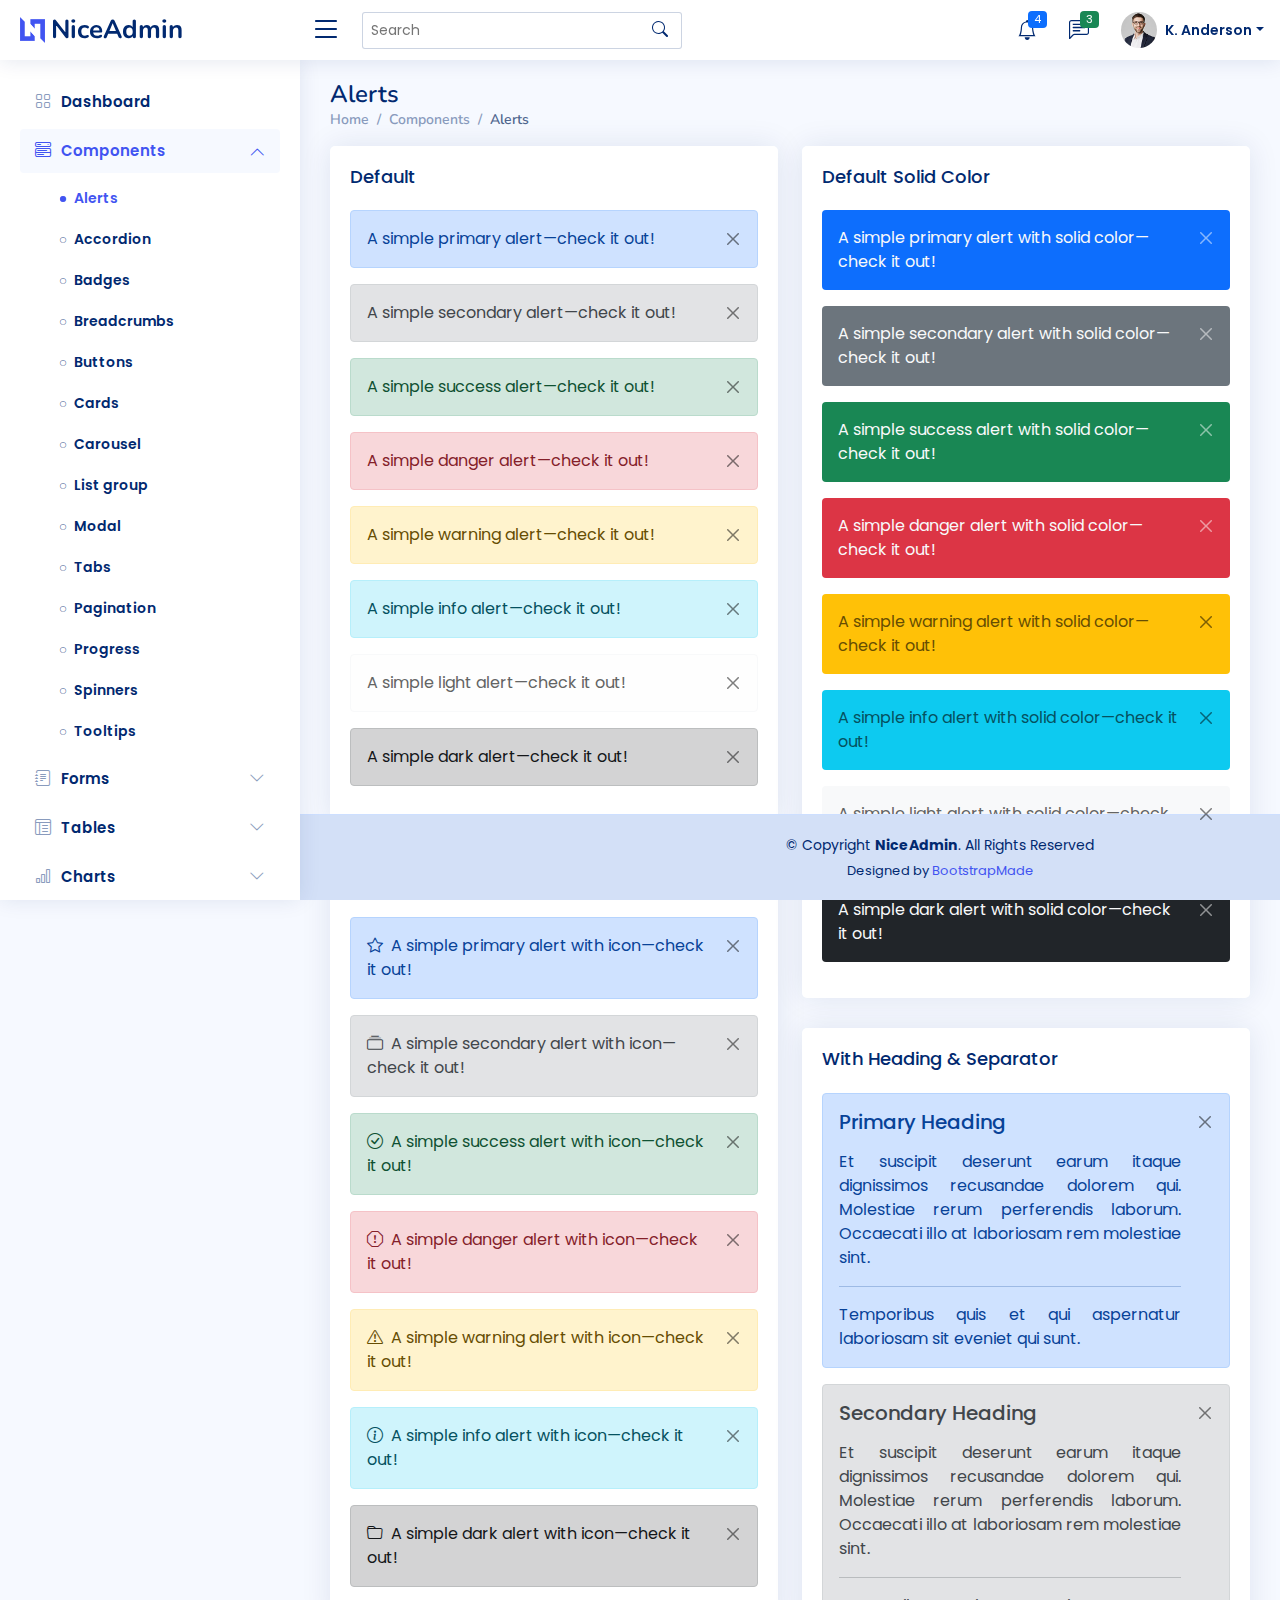
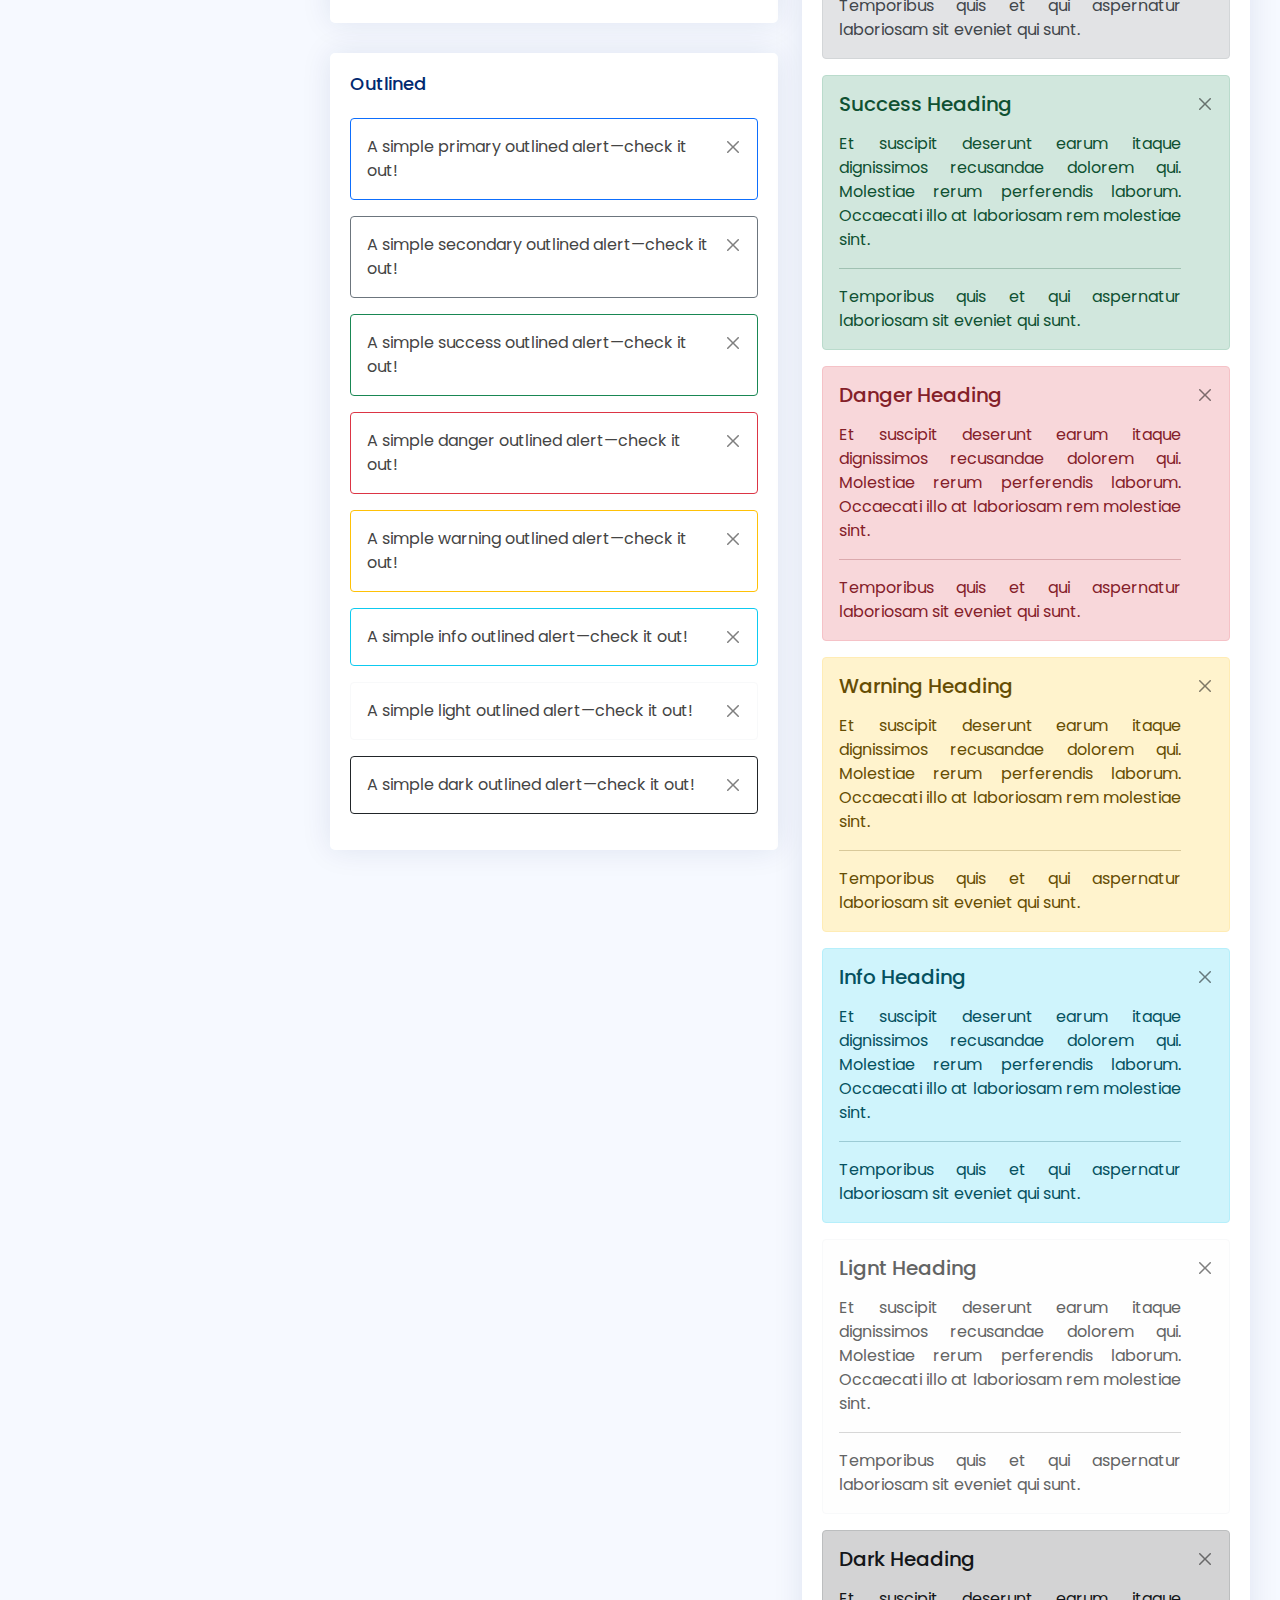
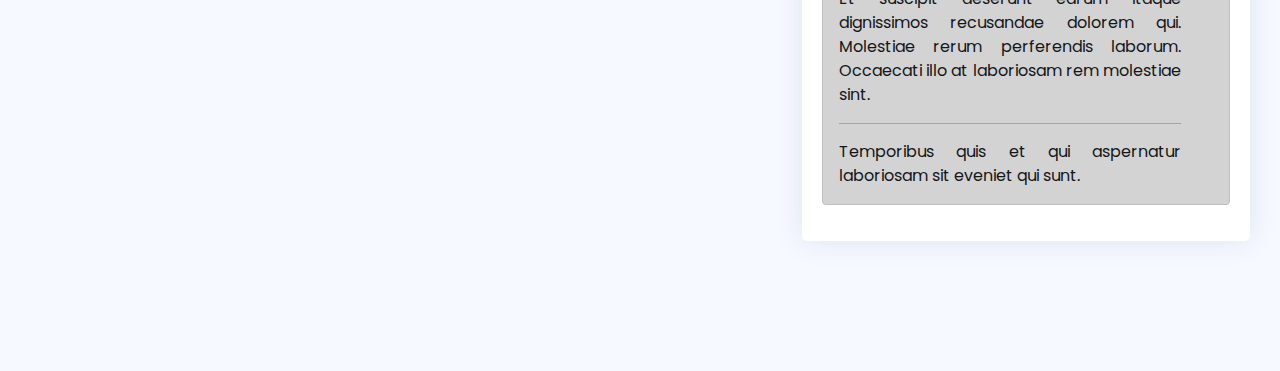
<file: components-alerts.html>
<!DOCTYPE html>
<html lang="en">

<head>
  <meta charset="utf-8">
  <meta content="width=device-width, initial-scale=1.0" name="viewport">

  <title>Components / Alerts - NiceAdmin Bootstrap Template</title>
  <meta content="" name="description">
  <meta content="" name="keywords">

  <!-- Favicons -->
  <link href="assets/img/favicon.png" rel="icon">
  <link href="assets/img/apple-touch-icon.png" rel="apple-touch-icon">

  <!-- Google Fonts -->
  <link href="https://fonts.gstatic.com" rel="preconnect">
  <link href="https://fonts.googleapis.com/css?family=Open+Sans:300,300i,400,400i,600,600i,700,700i|Nunito:300,300i,400,400i,600,600i,700,700i|Poppins:300,300i,400,400i,500,500i,600,600i,700,700i" rel="stylesheet">

  <!-- Vendor CSS Files -->
  <link href="assets/vendor/bootstrap/css/bootstrap.min.css" rel="stylesheet">
  <link href="assets/vendor/bootstrap-icons/bootstrap-icons.css" rel="stylesheet">
  <link href="assets/vendor/boxicons/css/boxicons.min.css" rel="stylesheet">
  <link href="assets/vendor/quill/quill.snow.css" rel="stylesheet">
  <link href="assets/vendor/quill/quill.bubble.css" rel="stylesheet">
  <link href="assets/vendor/remixicon/remixicon.css" rel="stylesheet">
  <link href="assets/vendor/simple-datatables/style.css" rel="stylesheet">

  <!-- Template Main CSS File -->
  <link href="assets/css/style.css" rel="stylesheet">

  <!-- =======================================================
  * Template Name: NiceAdmin - v2.2.2
  * Template URL: https://bootstrapmade.com/nice-admin-bootstrap-admin-html-template/
  * Author: BootstrapMade.com
  * License: https://bootstrapmade.com/license/
  ======================================================== -->
</head>

<body>

  <!-- ======= Header ======= -->
  <header id="header" class="header fixed-top d-flex align-items-center">

    <div class="d-flex align-items-center justify-content-between">
      <a href="index.html" class="logo d-flex align-items-center">
        <img src="assets/img/logo.png" alt="">
        <span class="d-none d-lg-block">NiceAdmin</span>
      </a>
      <i class="bi bi-list toggle-sidebar-btn"></i>
    </div><!-- End Logo -->

    <div class="search-bar">
      <form class="search-form d-flex align-items-center" method="POST" action="#">
        <input type="text" name="query" placeholder="Search" title="Enter search keyword">
        <button type="submit" title="Search"><i class="bi bi-search"></i></button>
      </form>
    </div><!-- End Search Bar -->

    <nav class="header-nav ms-auto">
      <ul class="d-flex align-items-center">

        <li class="nav-item d-block d-lg-none">
          <a class="nav-link nav-icon search-bar-toggle " href="#">
            <i class="bi bi-search"></i>
          </a>
        </li><!-- End Search Icon-->

        <li class="nav-item dropdown">

          <a class="nav-link nav-icon" href="#" data-bs-toggle="dropdown">
            <i class="bi bi-bell"></i>
            <span class="badge bg-primary badge-number">4</span>
          </a><!-- End Notification Icon -->

          <ul class="dropdown-menu dropdown-menu-end dropdown-menu-arrow notifications">
            <li class="dropdown-header">
              You have 4 new notifications
              <a href="#"><span class="badge rounded-pill bg-primary p-2 ms-2">View all</span></a>
            </li>
            <li>
              <hr class="dropdown-divider">
            </li>

            <li class="notification-item">
              <i class="bi bi-exclamation-circle text-warning"></i>
              <div>
                <h4>Lorem Ipsum</h4>
                <p>Quae dolorem earum veritatis oditseno</p>
                <p>30 min. ago</p>
              </div>
            </li>

            <li>
              <hr class="dropdown-divider">
            </li>

            <li class="notification-item">
              <i class="bi bi-x-circle text-danger"></i>
              <div>
                <h4>Atque rerum nesciunt</h4>
                <p>Quae dolorem earum veritatis oditseno</p>
                <p>1 hr. ago</p>
              </div>
            </li>

            <li>
              <hr class="dropdown-divider">
            </li>

            <li class="notification-item">
              <i class="bi bi-check-circle text-success"></i>
              <div>
                <h4>Sit rerum fuga</h4>
                <p>Quae dolorem earum veritatis oditseno</p>
                <p>2 hrs. ago</p>
              </div>
            </li>

            <li>
              <hr class="dropdown-divider">
            </li>

            <li class="notification-item">
              <i class="bi bi-info-circle text-primary"></i>
              <div>
                <h4>Dicta reprehenderit</h4>
                <p>Quae dolorem earum veritatis oditseno</p>
                <p>4 hrs. ago</p>
              </div>
            </li>

            <li>
              <hr class="dropdown-divider">
            </li>
            <li class="dropdown-footer">
              <a href="#">Show all notifications</a>
            </li>

          </ul><!-- End Notification Dropdown Items -->

        </li><!-- End Notification Nav -->

        <li class="nav-item dropdown">

          <a class="nav-link nav-icon" href="#" data-bs-toggle="dropdown">
            <i class="bi bi-chat-left-text"></i>
            <span class="badge bg-success badge-number">3</span>
          </a><!-- End Messages Icon -->

          <ul class="dropdown-menu dropdown-menu-end dropdown-menu-arrow messages">
            <li class="dropdown-header">
              You have 3 new messages
              <a href="#"><span class="badge rounded-pill bg-primary p-2 ms-2">View all</span></a>
            </li>
            <li>
              <hr class="dropdown-divider">
            </li>

            <li class="message-item">
              <a href="#">
                <img src="assets/img/messages-1.jpg" alt="" class="rounded-circle">
                <div>
                  <h4>Maria Hudson</h4>
                  <p>Velit asperiores et ducimus soluta repudiandae labore officia est ut...</p>
                  <p>4 hrs. ago</p>
                </div>
              </a>
            </li>
            <li>
              <hr class="dropdown-divider">
            </li>

            <li class="message-item">
              <a href="#">
                <img src="assets/img/messages-2.jpg" alt="" class="rounded-circle">
                <div>
                  <h4>Anna Nelson</h4>
                  <p>Velit asperiores et ducimus soluta repudiandae labore officia est ut...</p>
                  <p>6 hrs. ago</p>
                </div>
              </a>
            </li>
            <li>
              <hr class="dropdown-divider">
            </li>

            <li class="message-item">
              <a href="#">
                <img src="assets/img/messages-3.jpg" alt="" class="rounded-circle">
                <div>
                  <h4>David Muldon</h4>
                  <p>Velit asperiores et ducimus soluta repudiandae labore officia est ut...</p>
                  <p>8 hrs. ago</p>
                </div>
              </a>
            </li>
            <li>
              <hr class="dropdown-divider">
            </li>

            <li class="dropdown-footer">
              <a href="#">Show all messages</a>
            </li>

          </ul><!-- End Messages Dropdown Items -->

        </li><!-- End Messages Nav -->

        <li class="nav-item dropdown pe-3">

          <a class="nav-link nav-profile d-flex align-items-center pe-0" href="#" data-bs-toggle="dropdown">
            <img src="assets/img/profile-img.jpg" alt="Profile" class="rounded-circle">
            <span class="d-none d-md-block dropdown-toggle ps-2">K. Anderson</span>
          </a><!-- End Profile Iamge Icon -->

          <ul class="dropdown-menu dropdown-menu-end dropdown-menu-arrow profile">
            <li class="dropdown-header">
              <h6>Kevin Anderson</h6>
              <span>Web Designer</span>
            </li>
            <li>
              <hr class="dropdown-divider">
            </li>

            <li>
              <a class="dropdown-item d-flex align-items-center" href="users-profile.html">
                <i class="bi bi-person"></i>
                <span>My Profile</span>
              </a>
            </li>
            <li>
              <hr class="dropdown-divider">
            </li>

            <li>
              <a class="dropdown-item d-flex align-items-center" href="users-profile.html">
                <i class="bi bi-gear"></i>
                <span>Account Settings</span>
              </a>
            </li>
            <li>
              <hr class="dropdown-divider">
            </li>

            <li>
              <a class="dropdown-item d-flex align-items-center" href="pages-faq.html">
                <i class="bi bi-question-circle"></i>
                <span>Need Help?</span>
              </a>
            </li>
            <li>
              <hr class="dropdown-divider">
            </li>

            <li>
              <a class="dropdown-item d-flex align-items-center" href="#">
                <i class="bi bi-box-arrow-right"></i>
                <span>Sign Out</span>
              </a>
            </li>

          </ul><!-- End Profile Dropdown Items -->
        </li><!-- End Profile Nav -->

      </ul>
    </nav><!-- End Icons Navigation -->

  </header><!-- End Header -->

  <!-- ======= Sidebar ======= -->
  <aside id="sidebar" class="sidebar">

    <ul class="sidebar-nav" id="sidebar-nav">

      <li class="nav-item">
        <a class="nav-link collapsed" href="index.html">
          <i class="bi bi-grid"></i>
          <span>Dashboard</span>
        </a>
      </li><!-- End Dashboard Nav -->

      <li class="nav-item">
        <a class="nav-link " data-bs-target="#components-nav" data-bs-toggle="collapse" href="#">
          <i class="bi bi-menu-button-wide"></i><span>Components</span><i class="bi bi-chevron-down ms-auto"></i>
        </a>
        <ul id="components-nav" class="nav-content collapse show" data-bs-parent="#sidebar-nav">
          <li>
            <a href="components-alerts.html" class="active">
              <i class="bi bi-circle"></i><span>Alerts</span>
            </a>
          </li>
          <li>
            <a href="components-accordion.html">
              <i class="bi bi-circle"></i><span>Accordion</span>
            </a>
          </li>
          <li>
            <a href="components-badges.html">
              <i class="bi bi-circle"></i><span>Badges</span>
            </a>
          </li>
          <li>
            <a href="components-breadcrumbs.html">
              <i class="bi bi-circle"></i><span>Breadcrumbs</span>
            </a>
          </li>
          <li>
            <a href="components-buttons.html">
              <i class="bi bi-circle"></i><span>Buttons</span>
            </a>
          </li>
          <li>
            <a href="components-cards.html">
              <i class="bi bi-circle"></i><span>Cards</span>
            </a>
          </li>
          <li>
            <a href="components-carousel.html">
              <i class="bi bi-circle"></i><span>Carousel</span>
            </a>
          </li>
          <li>
            <a href="components-list-group.html">
              <i class="bi bi-circle"></i><span>List group</span>
            </a>
          </li>
          <li>
            <a href="components-modal.html">
              <i class="bi bi-circle"></i><span>Modal</span>
            </a>
          </li>
          <li>
            <a href="components-tabs.html">
              <i class="bi bi-circle"></i><span>Tabs</span>
            </a>
          </li>
          <li>
            <a href="components-pagination.html">
              <i class="bi bi-circle"></i><span>Pagination</span>
            </a>
          </li>
          <li>
            <a href="components-progress.html">
              <i class="bi bi-circle"></i><span>Progress</span>
            </a>
          </li>
          <li>
            <a href="components-spinners.html">
              <i class="bi bi-circle"></i><span>Spinners</span>
            </a>
          </li>
          <li>
            <a href="components-tooltips.html">
              <i class="bi bi-circle"></i><span>Tooltips</span>
            </a>
          </li>
        </ul>
      </li><!-- End Components Nav -->

      <li class="nav-item">
        <a class="nav-link collapsed" data-bs-target="#forms-nav" data-bs-toggle="collapse" href="#">
          <i class="bi bi-journal-text"></i><span>Forms</span><i class="bi bi-chevron-down ms-auto"></i>
        </a>
        <ul id="forms-nav" class="nav-content collapse " data-bs-parent="#sidebar-nav">
          <li>
            <a href="forms-elements.html">
              <i class="bi bi-circle"></i><span>Form Elements</span>
            </a>
          </li>
          <li>
            <a href="forms-layouts.html">
              <i class="bi bi-circle"></i><span>Form Layouts</span>
            </a>
          </li>
          <li>
            <a href="forms-editors.html">
              <i class="bi bi-circle"></i><span>Form Editors</span>
            </a>
          </li>
          <li>
            <a href="forms-validation.html">
              <i class="bi bi-circle"></i><span>Form Validation</span>
            </a>
          </li>
        </ul>
      </li><!-- End Forms Nav -->

      <li class="nav-item">
        <a class="nav-link collapsed" data-bs-target="#tables-nav" data-bs-toggle="collapse" href="#">
          <i class="bi bi-layout-text-window-reverse"></i><span>Tables</span><i class="bi bi-chevron-down ms-auto"></i>
        </a>
        <ul id="tables-nav" class="nav-content collapse " data-bs-parent="#sidebar-nav">
          <li>
            <a href="tables-general.html">
              <i class="bi bi-circle"></i><span>General Tables</span>
            </a>
          </li>
          <li>
            <a href="tables-data.html">
              <i class="bi bi-circle"></i><span>Data Tables</span>
            </a>
          </li>
        </ul>
      </li><!-- End Tables Nav -->

      <li class="nav-item">
        <a class="nav-link collapsed" data-bs-target="#charts-nav" data-bs-toggle="collapse" href="#">
          <i class="bi bi-bar-chart"></i><span>Charts</span><i class="bi bi-chevron-down ms-auto"></i>
        </a>
        <ul id="charts-nav" class="nav-content collapse " data-bs-parent="#sidebar-nav">
          <li>
            <a href="charts-chartjs.html">
              <i class="bi bi-circle"></i><span>Chart.js</span>
            </a>
          </li>
          <li>
            <a href="charts-apexcharts.html">
              <i class="bi bi-circle"></i><span>ApexCharts</span>
            </a>
          </li>
          <li>
            <a href="charts-echarts.html">
              <i class="bi bi-circle"></i><span>ECharts</span>
            </a>
          </li>
        </ul>
      </li><!-- End Charts Nav -->

      <li class="nav-item">
        <a class="nav-link collapsed" data-bs-target="#icons-nav" data-bs-toggle="collapse" href="#">
          <i class="bi bi-gem"></i><span>Icons</span><i class="bi bi-chevron-down ms-auto"></i>
        </a>
        <ul id="icons-nav" class="nav-content collapse " data-bs-parent="#sidebar-nav">
          <li>
            <a href="icons-bootstrap.html">
              <i class="bi bi-circle"></i><span>Bootstrap Icons</span>
            </a>
          </li>
          <li>
            <a href="icons-remix.html">
              <i class="bi bi-circle"></i><span>Remix Icons</span>
            </a>
          </li>
          <li>
            <a href="icons-boxicons.html">
              <i class="bi bi-circle"></i><span>Boxicons</span>
            </a>
          </li>
        </ul>
      </li><!-- End Icons Nav -->

      <li class="nav-heading">Pages</li>

      <li class="nav-item">
        <a class="nav-link collapsed" href="users-profile.html">
          <i class="bi bi-person"></i>
          <span>Profile</span>
        </a>
      </li><!-- End Profile Page Nav -->

      <li class="nav-item">
        <a class="nav-link collapsed" href="pages-faq.html">
          <i class="bi bi-question-circle"></i>
          <span>F.A.Q</span>
        </a>
      </li><!-- End F.A.Q Page Nav -->

      <li class="nav-item">
        <a class="nav-link collapsed" href="pages-contact.html">
          <i class="bi bi-envelope"></i>
          <span>Contact</span>
        </a>
      </li><!-- End Contact Page Nav -->

      <li class="nav-item">
        <a class="nav-link collapsed" href="pages-register.html">
          <i class="bi bi-card-list"></i>
          <span>Register</span>
        </a>
      </li><!-- End Register Page Nav -->

      <li class="nav-item">
        <a class="nav-link collapsed" href="pages-login.html">
          <i class="bi bi-box-arrow-in-right"></i>
          <span>Login</span>
        </a>
      </li><!-- End Login Page Nav -->

      <li class="nav-item">
        <a class="nav-link collapsed" href="pages-error-404.html">
          <i class="bi bi-dash-circle"></i>
          <span>Error 404</span>
        </a>
      </li><!-- End Error 404 Page Nav -->

      <li class="nav-item">
        <a class="nav-link collapsed" href="pages-blank.html">
          <i class="bi bi-file-earmark"></i>
          <span>Blank</span>
        </a>
      </li><!-- End Blank Page Nav -->

    </ul>

  </aside><!-- End Sidebar-->

  <main id="main" class="main">

    <div class="pagetitle">
      <h1>Alerts</h1>
      <nav>
        <ol class="breadcrumb">
          <li class="breadcrumb-item"><a href="index.html">Home</a></li>
          <li class="breadcrumb-item">Components</li>
          <li class="breadcrumb-item active">Alerts</li>
        </ol>
      </nav>
    </div><!-- End Page Title -->

    <section class="section">
      <div class="row">
        <div class="col-lg-6">

          <div class="card">
            <div class="card-body">

              <h5 class="card-title">Default</h5>

              <div class="alert alert-primary alert-dismissible fade show" role="alert">
                A simple primary alert—check it out!
                <button type="button" class="btn-close" data-bs-dismiss="alert" aria-label="Close"></button>
              </div>

              <div class="alert alert-secondary alert-dismissible fade show" role="alert">
                A simple secondary alert—check it out!
                <button type="button" class="btn-close" data-bs-dismiss="alert" aria-label="Close"></button>
              </div>

              <div class="alert alert-success alert-dismissible fade show" role="alert">
                A simple success alert—check it out!
                <button type="button" class="btn-close" data-bs-dismiss="alert" aria-label="Close"></button>
              </div>

              <div class="alert alert-danger alert-dismissible fade show" role="alert">
                A simple danger alert—check it out!
                <button type="button" class="btn-close" data-bs-dismiss="alert" aria-label="Close"></button>
              </div>

              <div class="alert alert-warning alert-dismissible fade show" role="alert">
                A simple warning alert—check it out!
                <button type="button" class="btn-close" data-bs-dismiss="alert" aria-label="Close"></button>
              </div>

              <div class="alert alert-info alert-dismissible fade show" role="alert">
                A simple info alert—check it out!
                <button type="button" class="btn-close" data-bs-dismiss="alert" aria-label="Close"></button>
              </div>

              <div class="alert alert-light border-light alert-dismissible fade show" role="alert">
                A simple light alert—check it out!
                <button type="button" class="btn-close" data-bs-dismiss="alert" aria-label="Close"></button>
              </div>

              <div class="alert alert-dark alert-dismissible fade show" role="alert">
                A simple dark alert—check it out!
                <button type="button" class="btn-close" data-bs-dismiss="alert" aria-label="Close"></button>
              </div>

            </div>
          </div>

          <div class="card">
            <div class="card-body">
              <h5 class="card-title">With Icon</h5>

              <div class="alert alert-primary alert-dismissible fade show" role="alert">
                <i class="bi bi-star me-1"></i>
                A simple primary alert with icon—check it out!
                <button type="button" class="btn-close" data-bs-dismiss="alert" aria-label="Close"></button>
              </div>

              <div class="alert alert-secondary alert-dismissible fade show" role="alert">
                <i class="bi bi-collection me-1"></i>
                A simple secondary alert with icon—check it out!
                <button type="button" class="btn-close" data-bs-dismiss="alert" aria-label="Close"></button>
              </div>

              <div class="alert alert-success alert-dismissible fade show" role="alert">
                <i class="bi bi-check-circle me-1"></i>
                A simple success alert with icon—check it out!
                <button type="button" class="btn-close" data-bs-dismiss="alert" aria-label="Close"></button>
              </div>

              <div class="alert alert-danger alert-dismissible fade show" role="alert">
                <i class="bi bi-exclamation-octagon me-1"></i>
                A simple danger alert with icon—check it out!
                <button type="button" class="btn-close" data-bs-dismiss="alert" aria-label="Close"></button>
              </div>

              <div class="alert alert-warning alert-dismissible fade show" role="alert">
                <i class="bi bi-exclamation-triangle me-1"></i>
                A simple warning alert with icon—check it out!
                <button type="button" class="btn-close" data-bs-dismiss="alert" aria-label="Close"></button>
              </div>

              <div class="alert alert-info alert-dismissible fade show" role="alert">
                <i class="bi bi-info-circle me-1"></i>
                A simple info alert with icon—check it out!
                <button type="button" class="btn-close" data-bs-dismiss="alert" aria-label="Close"></button>
              </div>

              <div class="alert alert-dark alert-dismissible fade show" role="alert">
                <i class="bi bi-folder me-1"></i>
                A simple dark alert with icon—check it out!
                <button type="button" class="btn-close" data-bs-dismiss="alert" aria-label="Close"></button>
              </div>

            </div>
          </div>

          <div class="card">
            <div class="card-body">
              <h5 class="card-title">Outlined</h5>

              <div class="alert border-primary alert-dismissible fade show" role="alert">
                A simple primary outlined alert—check it out!
                <button type="button" class="btn-close" data-bs-dismiss="alert" aria-label="Close"></button>
              </div>

              <div class="alert border-secondary alert-dismissible fade show" role="alert">
                A simple secondary outlined alert—check it out!
                <button type="button" class="btn-close" data-bs-dismiss="alert" aria-label="Close"></button>
              </div>

              <div class="alert border-success alert-dismissible fade show" role="alert">
                A simple success outlined alert—check it out!
                <button type="button" class="btn-close" data-bs-dismiss="alert" aria-label="Close"></button>
              </div>

              <div class="alert border-danger alert-dismissible fade show" role="alert">
                A simple danger outlined alert—check it out!
                <button type="button" class="btn-close" data-bs-dismiss="alert" aria-label="Close"></button>
              </div>

              <div class="alert border-warning alert-dismissible fade show" role="alert">
                A simple warning outlined alert—check it out!
                <button type="button" class="btn-close" data-bs-dismiss="alert" aria-label="Close"></button>
              </div>

              <div class="alert border-info alert-dismissible fade show" role="alert">
                A simple info outlined alert—check it out!
                <button type="button" class="btn-close" data-bs-dismiss="alert" aria-label="Close"></button>
              </div>

              <div class="alert border-light alert-dismissible fade show" role="alert">
                A simple light outlined alert—check it out!
                <button type="button" class="btn-close" data-bs-dismiss="alert" aria-label="Close"></button>
              </div>

              <div class="alert border-dark alert-dismissible fade show" role="alert">
                A simple dark outlined alert—check it out!
                <button type="button" class="btn-close" data-bs-dismiss="alert" aria-label="Close"></button>
              </div>

            </div>
          </div>

        </div>

        <div class="col-lg-6">

          <div class="card">
            <div class="card-body">
              <h5 class="card-title">Default Solid Color</h5>

              <div class="alert alert-primary bg-primary text-light border-0 alert-dismissible fade show" role="alert">
                A simple primary alert with solid color—check it out!
                <button type="button" class="btn-close btn-close-white" data-bs-dismiss="alert" aria-label="Close"></button>
              </div>

              <div class="alert alert-secondary bg-secondary text-light border-0 alert-dismissible fade show" role="alert">
                A simple secondary alert with solid color—check it out!
                <button type="button" class="btn-close btn-close-white" data-bs-dismiss="alert" aria-label="Close"></button>
              </div>

              <div class="alert alert-success bg-success text-light border-0 alert-dismissible fade show" role="alert">
                A simple success alert with solid color—check it out!
                <button type="button" class="btn-close btn-close-white" data-bs-dismiss="alert" aria-label="Close"></button>
              </div>

              <div class="alert alert-danger bg-danger text-light border-0 alert-dismissible fade show" role="alert">
                A simple danger alert with solid color—check it out!
                <button type="button" class="btn-close btn-close-white" data-bs-dismiss="alert" aria-label="Close"></button>
              </div>

              <div class="alert alert-warning bg-warning border-0 alert-dismissible fade show" role="alert">
                A simple warning alert with solid color—check it out!
                <button type="button" class="btn-close" data-bs-dismiss="alert" aria-label="Close"></button>
              </div>

              <div class="alert alert-info bg-info border-0 alert-dismissible fade show" role="alert">
                A simple info alert with solid color—check it out!
                <button type="button" class="btn-close" data-bs-dismiss="alert" aria-label="Close"></button>
              </div>

              <div class="alert alert-light bg-light border-0 alert-dismissible fade show" role="alert">
                A simple light alert with solid color—check it out!
                <button type="button" class="btn-close" data-bs-dismiss="alert" aria-label="Close"></button>
              </div>

              <div class="alert alert-dark bg-dark text-light border-0 alert-dismissible fade show" role="alert">
                A simple dark alert with solid color—check it out!
                <button type="button" class="btn-close btn-close-white" data-bs-dismiss="alert" aria-label="Close"></button>
              </div>

            </div>
          </div>

          <div class="card">
            <div class="card-body">
              <h5 class="card-title">With Heading &amp Separator</h5>

              <div class="alert alert-primary alert-dismissible fade show" role="alert">
                <h4 class="alert-heading">Primary Heading</h4>
                <p>Et suscipit deserunt earum itaque dignissimos recusandae dolorem qui. Molestiae rerum perferendis laborum. Occaecati illo at laboriosam rem molestiae sint.</p>
                <hr>
                <p class="mb-0">Temporibus quis et qui aspernatur laboriosam sit eveniet qui sunt.</p>
                <button type="button" class="btn-close" data-bs-dismiss="alert" aria-label="Close"></button>
              </div>

              <div class="alert alert-secondary alert-dismissible fade show" role="alert">
                <h4 class="alert-heading">Secondary Heading</h4>
                <p>Et suscipit deserunt earum itaque dignissimos recusandae dolorem qui. Molestiae rerum perferendis laborum. Occaecati illo at laboriosam rem molestiae sint.</p>
                <hr>
                <p class="mb-0">Temporibus quis et qui aspernatur laboriosam sit eveniet qui sunt.</p>
                <button type="button" class="btn-close" data-bs-dismiss="alert" aria-label="Close"></button>
              </div>

              <div class="alert alert-success alert-dismissible fade show" role="alert">
                <h4 class="alert-heading">Success Heading</h4>
                <p>Et suscipit deserunt earum itaque dignissimos recusandae dolorem qui. Molestiae rerum perferendis laborum. Occaecati illo at laboriosam rem molestiae sint.</p>
                <hr>
                <p class="mb-0">Temporibus quis et qui aspernatur laboriosam sit eveniet qui sunt.</p>
                <button type="button" class="btn-close" data-bs-dismiss="alert" aria-label="Close"></button>
              </div>

              <div class="alert alert-danger alert-dismissible fade show" role="alert">
                <h4 class="alert-heading">Danger Heading</h4>
                <p>Et suscipit deserunt earum itaque dignissimos recusandae dolorem qui. Molestiae rerum perferendis laborum. Occaecati illo at laboriosam rem molestiae sint.</p>
                <hr>
                <p class="mb-0">Temporibus quis et qui aspernatur laboriosam sit eveniet qui sunt.</p>
                <button type="button" class="btn-close" data-bs-dismiss="alert" aria-label="Close"></button>
              </div>

              <div class="alert alert-warning  alert-dismissible fade show" role="alert">
                <h4 class="alert-heading">Warning Heading</h4>
                <p>Et suscipit deserunt earum itaque dignissimos recusandae dolorem qui. Molestiae rerum perferendis laborum. Occaecati illo at laboriosam rem molestiae sint.</p>
                <hr>
                <p class="mb-0">Temporibus quis et qui aspernatur laboriosam sit eveniet qui sunt.</p>
                <button type="button" class="btn-close" data-bs-dismiss="alert" aria-label="Close"></button>
              </div>

              <div class="alert alert-info  alert-dismissible fade show" role="alert">
                <h4 class="alert-heading">Info Heading</h4>
                <p>Et suscipit deserunt earum itaque dignissimos recusandae dolorem qui. Molestiae rerum perferendis laborum. Occaecati illo at laboriosam rem molestiae sint.</p>
                <hr>
                <p class="mb-0">Temporibus quis et qui aspernatur laboriosam sit eveniet qui sunt.</p>
                <button type="button" class="btn-close" data-bs-dismiss="alert" aria-label="Close"></button>
              </div>

              <div class="alert alert-light border-light alert-dismissible fade show" role="alert">
                <h4 class="alert-heading">Lignt Heading</h4>
                <p>Et suscipit deserunt earum itaque dignissimos recusandae dolorem qui. Molestiae rerum perferendis laborum. Occaecati illo at laboriosam rem molestiae sint.</p>
                <hr>
                <p class="mb-0">Temporibus quis et qui aspernatur laboriosam sit eveniet qui sunt.</p>
                <button type="button" class="btn-close" data-bs-dismiss="alert" aria-label="Close"></button>
              </div>

              <div class="alert alert-dark  alert-dismissible fade show" role="alert">
                <h4 class="alert-heading">Dark Heading</h4>
                <p>Et suscipit deserunt earum itaque dignissimos recusandae dolorem qui. Molestiae rerum perferendis laborum. Occaecati illo at laboriosam rem molestiae sint.</p>
                <hr>
                <p class="mb-0">Temporibus quis et qui aspernatur laboriosam sit eveniet qui sunt.</p>
                <button type="button" class="btn-close" data-bs-dismiss="alert" aria-label="Close"></button>
              </div>

            </div>
          </div>
        </div>
      </div>
    </section>

  </main><!-- End #main -->

  <!-- ======= Footer ======= -->
  <footer id="footer" class="footer">
    <div class="copyright">
      &copy; Copyright <strong><span>NiceAdmin</span></strong>. All Rights Reserved
    </div>
    <div class="credits">
      <!-- All the links in the footer should remain intact. -->
      <!-- You can delete the links only if you purchased the pro version. -->
      <!-- Licensing information: https://bootstrapmade.com/license/ -->
      <!-- Purchase the pro version with working PHP/AJAX contact form: https://bootstrapmade.com/nice-admin-bootstrap-admin-html-template/ -->
      Designed by <a href="https://bootstrapmade.com/">BootstrapMade</a>
    </div>
  </footer><!-- End Footer -->

  <a href="#" class="back-to-top d-flex align-items-center justify-content-center"><i class="bi bi-arrow-up-short"></i></a>

  <!-- Vendor JS Files -->
  <script src="assets/vendor/apexcharts/apexcharts.min.js"></script>
  <script src="assets/vendor/bootstrap/js/bootstrap.bundle.min.js"></script>
  <script src="assets/vendor/chart.js/chart.min.js"></script>
  <script src="assets/vendor/echarts/echarts.min.js"></script>
  <script src="assets/vendor/quill/quill.min.js"></script>
  <script src="assets/vendor/simple-datatables/simple-datatables.js"></script>
  <script src="assets/vendor/tinymce/tinymce.min.js"></script>
  <script src="assets/vendor/php-email-form/validate.js"></script>

  <!-- Template Main JS File -->
  <script src="assets/js/main.js"></script>

</body>

</html>
</file>
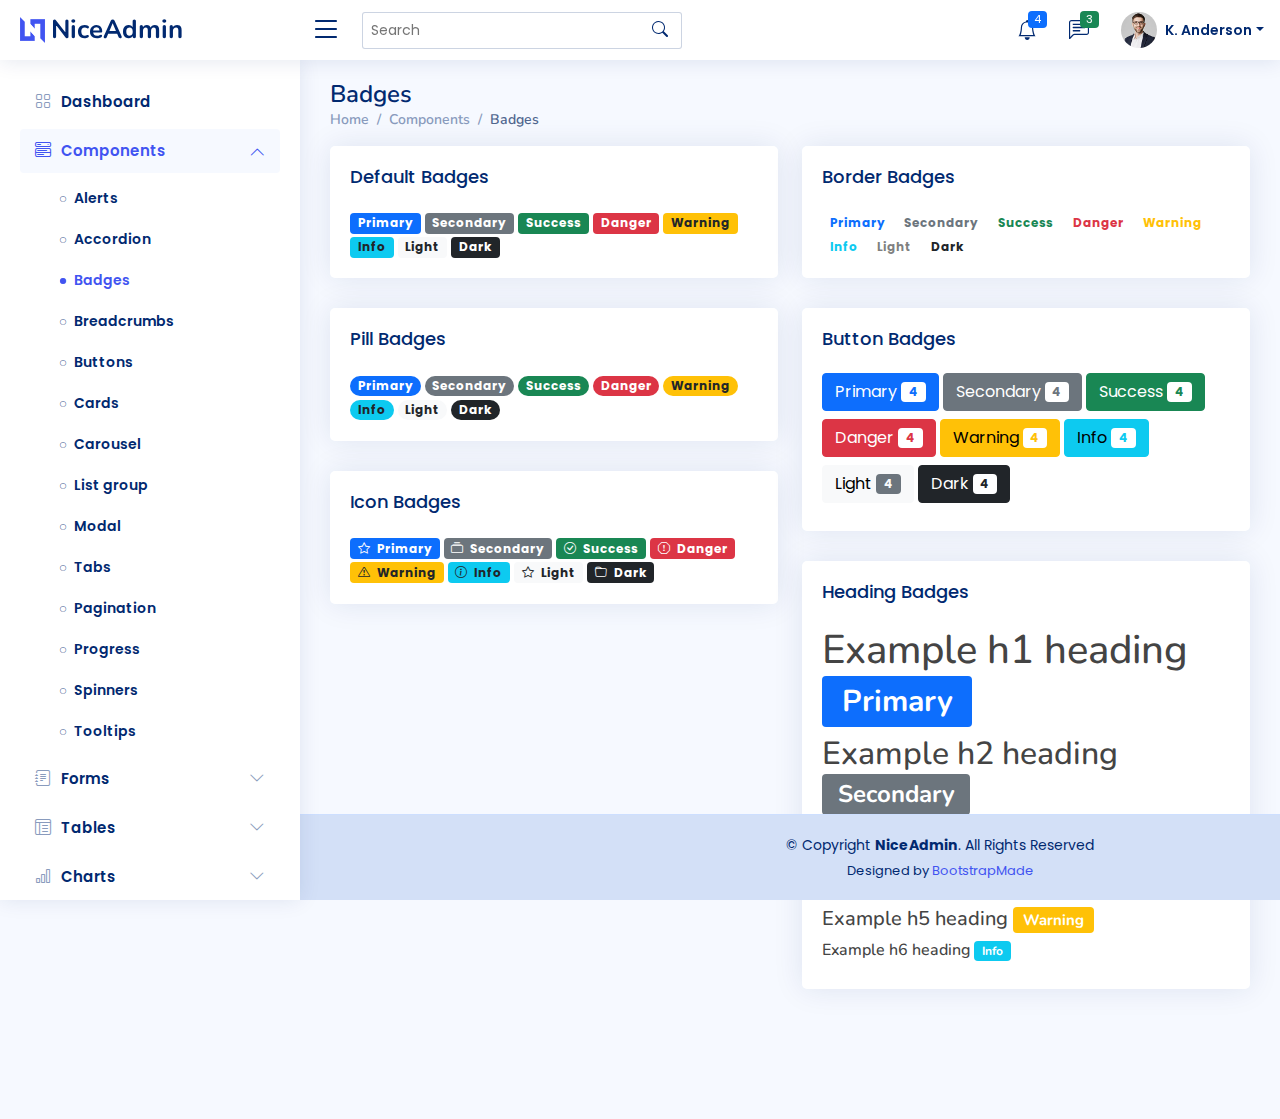
<file: components-badges.html>
<!DOCTYPE html>
<html lang="en">

<head>
  <meta charset="utf-8">
  <meta content="width=device-width, initial-scale=1.0" name="viewport">

  <title>Components / Badges - NiceAdmin Bootstrap Template</title>
  <meta content="" name="description">
  <meta content="" name="keywords">

  <!-- Favicons -->
  <link href="assets/img/favicon.png" rel="icon">
  <link href="assets/img/apple-touch-icon.png" rel="apple-touch-icon">

  <!-- Google Fonts -->
  <link href="https://fonts.gstatic.com" rel="preconnect">
  <link href="https://fonts.googleapis.com/css?family=Open+Sans:300,300i,400,400i,600,600i,700,700i|Nunito:300,300i,400,400i,600,600i,700,700i|Poppins:300,300i,400,400i,500,500i,600,600i,700,700i" rel="stylesheet">

  <!-- Vendor CSS Files -->
  <link href="assets/vendor/bootstrap/css/bootstrap.min.css" rel="stylesheet">
  <link href="assets/vendor/bootstrap-icons/bootstrap-icons.css" rel="stylesheet">
  <link href="assets/vendor/boxicons/css/boxicons.min.css" rel="stylesheet">
  <link href="assets/vendor/quill/quill.snow.css" rel="stylesheet">
  <link href="assets/vendor/quill/quill.bubble.css" rel="stylesheet">
  <link href="assets/vendor/remixicon/remixicon.css" rel="stylesheet">
  <link href="assets/vendor/simple-datatables/style.css" rel="stylesheet">

  <!-- Template Main CSS File -->
  <link href="assets/css/style.css" rel="stylesheet">

  <!-- =======================================================
  * Template Name: NiceAdmin - v2.2.2
  * Template URL: https://bootstrapmade.com/nice-admin-bootstrap-admin-html-template/
  * Author: BootstrapMade.com
  * License: https://bootstrapmade.com/license/
  ======================================================== -->
</head>

<body>

  <!-- ======= Header ======= -->
  <header id="header" class="header fixed-top d-flex align-items-center">

    <div class="d-flex align-items-center justify-content-between">
      <a href="index.html" class="logo d-flex align-items-center">
        <img src="assets/img/logo.png" alt="">
        <span class="d-none d-lg-block">NiceAdmin</span>
      </a>
      <i class="bi bi-list toggle-sidebar-btn"></i>
    </div><!-- End Logo -->

    <div class="search-bar">
      <form class="search-form d-flex align-items-center" method="POST" action="#">
        <input type="text" name="query" placeholder="Search" title="Enter search keyword">
        <button type="submit" title="Search"><i class="bi bi-search"></i></button>
      </form>
    </div><!-- End Search Bar -->

    <nav class="header-nav ms-auto">
      <ul class="d-flex align-items-center">

        <li class="nav-item d-block d-lg-none">
          <a class="nav-link nav-icon search-bar-toggle " href="#">
            <i class="bi bi-search"></i>
          </a>
        </li><!-- End Search Icon-->

        <li class="nav-item dropdown">

          <a class="nav-link nav-icon" href="#" data-bs-toggle="dropdown">
            <i class="bi bi-bell"></i>
            <span class="badge bg-primary badge-number">4</span>
          </a><!-- End Notification Icon -->

          <ul class="dropdown-menu dropdown-menu-end dropdown-menu-arrow notifications">
            <li class="dropdown-header">
              You have 4 new notifications
              <a href="#"><span class="badge rounded-pill bg-primary p-2 ms-2">View all</span></a>
            </li>
            <li>
              <hr class="dropdown-divider">
            </li>

            <li class="notification-item">
              <i class="bi bi-exclamation-circle text-warning"></i>
              <div>
                <h4>Lorem Ipsum</h4>
                <p>Quae dolorem earum veritatis oditseno</p>
                <p>30 min. ago</p>
              </div>
            </li>

            <li>
              <hr class="dropdown-divider">
            </li>

            <li class="notification-item">
              <i class="bi bi-x-circle text-danger"></i>
              <div>
                <h4>Atque rerum nesciunt</h4>
                <p>Quae dolorem earum veritatis oditseno</p>
                <p>1 hr. ago</p>
              </div>
            </li>

            <li>
              <hr class="dropdown-divider">
            </li>

            <li class="notification-item">
              <i class="bi bi-check-circle text-success"></i>
              <div>
                <h4>Sit rerum fuga</h4>
                <p>Quae dolorem earum veritatis oditseno</p>
                <p>2 hrs. ago</p>
              </div>
            </li>

            <li>
              <hr class="dropdown-divider">
            </li>

            <li class="notification-item">
              <i class="bi bi-info-circle text-primary"></i>
              <div>
                <h4>Dicta reprehenderit</h4>
                <p>Quae dolorem earum veritatis oditseno</p>
                <p>4 hrs. ago</p>
              </div>
            </li>

            <li>
              <hr class="dropdown-divider">
            </li>
            <li class="dropdown-footer">
              <a href="#">Show all notifications</a>
            </li>

          </ul><!-- End Notification Dropdown Items -->

        </li><!-- End Notification Nav -->

        <li class="nav-item dropdown">

          <a class="nav-link nav-icon" href="#" data-bs-toggle="dropdown">
            <i class="bi bi-chat-left-text"></i>
            <span class="badge bg-success badge-number">3</span>
          </a><!-- End Messages Icon -->

          <ul class="dropdown-menu dropdown-menu-end dropdown-menu-arrow messages">
            <li class="dropdown-header">
              You have 3 new messages
              <a href="#"><span class="badge rounded-pill bg-primary p-2 ms-2">View all</span></a>
            </li>
            <li>
              <hr class="dropdown-divider">
            </li>

            <li class="message-item">
              <a href="#">
                <img src="assets/img/messages-1.jpg" alt="" class="rounded-circle">
                <div>
                  <h4>Maria Hudson</h4>
                  <p>Velit asperiores et ducimus soluta repudiandae labore officia est ut...</p>
                  <p>4 hrs. ago</p>
                </div>
              </a>
            </li>
            <li>
              <hr class="dropdown-divider">
            </li>

            <li class="message-item">
              <a href="#">
                <img src="assets/img/messages-2.jpg" alt="" class="rounded-circle">
                <div>
                  <h4>Anna Nelson</h4>
                  <p>Velit asperiores et ducimus soluta repudiandae labore officia est ut...</p>
                  <p>6 hrs. ago</p>
                </div>
              </a>
            </li>
            <li>
              <hr class="dropdown-divider">
            </li>

            <li class="message-item">
              <a href="#">
                <img src="assets/img/messages-3.jpg" alt="" class="rounded-circle">
                <div>
                  <h4>David Muldon</h4>
                  <p>Velit asperiores et ducimus soluta repudiandae labore officia est ut...</p>
                  <p>8 hrs. ago</p>
                </div>
              </a>
            </li>
            <li>
              <hr class="dropdown-divider">
            </li>

            <li class="dropdown-footer">
              <a href="#">Show all messages</a>
            </li>

          </ul><!-- End Messages Dropdown Items -->

        </li><!-- End Messages Nav -->

        <li class="nav-item dropdown pe-3">

          <a class="nav-link nav-profile d-flex align-items-center pe-0" href="#" data-bs-toggle="dropdown">
            <img src="assets/img/profile-img.jpg" alt="Profile" class="rounded-circle">
            <span class="d-none d-md-block dropdown-toggle ps-2">K. Anderson</span>
          </a><!-- End Profile Iamge Icon -->

          <ul class="dropdown-menu dropdown-menu-end dropdown-menu-arrow profile">
            <li class="dropdown-header">
              <h6>Kevin Anderson</h6>
              <span>Web Designer</span>
            </li>
            <li>
              <hr class="dropdown-divider">
            </li>

            <li>
              <a class="dropdown-item d-flex align-items-center" href="users-profile.html">
                <i class="bi bi-person"></i>
                <span>My Profile</span>
              </a>
            </li>
            <li>
              <hr class="dropdown-divider">
            </li>

            <li>
              <a class="dropdown-item d-flex align-items-center" href="users-profile.html">
                <i class="bi bi-gear"></i>
                <span>Account Settings</span>
              </a>
            </li>
            <li>
              <hr class="dropdown-divider">
            </li>

            <li>
              <a class="dropdown-item d-flex align-items-center" href="pages-faq.html">
                <i class="bi bi-question-circle"></i>
                <span>Need Help?</span>
              </a>
            </li>
            <li>
              <hr class="dropdown-divider">
            </li>

            <li>
              <a class="dropdown-item d-flex align-items-center" href="#">
                <i class="bi bi-box-arrow-right"></i>
                <span>Sign Out</span>
              </a>
            </li>

          </ul><!-- End Profile Dropdown Items -->
        </li><!-- End Profile Nav -->

      </ul>
    </nav><!-- End Icons Navigation -->

  </header><!-- End Header -->

  <!-- ======= Sidebar ======= -->
  <aside id="sidebar" class="sidebar">

    <ul class="sidebar-nav" id="sidebar-nav">

      <li class="nav-item">
        <a class="nav-link collapsed" href="index.html">
          <i class="bi bi-grid"></i>
          <span>Dashboard</span>
        </a>
      </li><!-- End Dashboard Nav -->

      <li class="nav-item">
        <a class="nav-link " data-bs-target="#components-nav" data-bs-toggle="collapse" href="#">
          <i class="bi bi-menu-button-wide"></i><span>Components</span><i class="bi bi-chevron-down ms-auto"></i>
        </a>
        <ul id="components-nav" class="nav-content collapse show" data-bs-parent="#sidebar-nav">
          <li>
            <a href="components-alerts.html">
              <i class="bi bi-circle"></i><span>Alerts</span>
            </a>
          </li>
          <li>
            <a href="components-accordion.html">
              <i class="bi bi-circle"></i><span>Accordion</span>
            </a>
          </li>
          <li>
            <a href="components-badges.html" class="active">
              <i class="bi bi-circle"></i><span>Badges</span>
            </a>
          </li>
          <li>
            <a href="components-breadcrumbs.html">
              <i class="bi bi-circle"></i><span>Breadcrumbs</span>
            </a>
          </li>
          <li>
            <a href="components-buttons.html">
              <i class="bi bi-circle"></i><span>Buttons</span>
            </a>
          </li>
          <li>
            <a href="components-cards.html">
              <i class="bi bi-circle"></i><span>Cards</span>
            </a>
          </li>
          <li>
            <a href="components-carousel.html">
              <i class="bi bi-circle"></i><span>Carousel</span>
            </a>
          </li>
          <li>
            <a href="components-list-group.html">
              <i class="bi bi-circle"></i><span>List group</span>
            </a>
          </li>
          <li>
            <a href="components-modal.html">
              <i class="bi bi-circle"></i><span>Modal</span>
            </a>
          </li>
          <li>
            <a href="components-tabs.html">
              <i class="bi bi-circle"></i><span>Tabs</span>
            </a>
          </li>
          <li>
            <a href="components-pagination.html">
              <i class="bi bi-circle"></i><span>Pagination</span>
            </a>
          </li>
          <li>
            <a href="components-progress.html">
              <i class="bi bi-circle"></i><span>Progress</span>
            </a>
          </li>
          <li>
            <a href="components-spinners.html">
              <i class="bi bi-circle"></i><span>Spinners</span>
            </a>
          </li>
          <li>
            <a href="components-tooltips.html">
              <i class="bi bi-circle"></i><span>Tooltips</span>
            </a>
          </li>
        </ul>
      </li><!-- End Components Nav -->

      <li class="nav-item">
        <a class="nav-link collapsed" data-bs-target="#forms-nav" data-bs-toggle="collapse" href="#">
          <i class="bi bi-journal-text"></i><span>Forms</span><i class="bi bi-chevron-down ms-auto"></i>
        </a>
        <ul id="forms-nav" class="nav-content collapse " data-bs-parent="#sidebar-nav">
          <li>
            <a href="forms-elements.html">
              <i class="bi bi-circle"></i><span>Form Elements</span>
            </a>
          </li>
          <li>
            <a href="forms-layouts.html">
              <i class="bi bi-circle"></i><span>Form Layouts</span>
            </a>
          </li>
          <li>
            <a href="forms-editors.html">
              <i class="bi bi-circle"></i><span>Form Editors</span>
            </a>
          </li>
          <li>
            <a href="forms-validation.html">
              <i class="bi bi-circle"></i><span>Form Validation</span>
            </a>
          </li>
        </ul>
      </li><!-- End Forms Nav -->

      <li class="nav-item">
        <a class="nav-link collapsed" data-bs-target="#tables-nav" data-bs-toggle="collapse" href="#">
          <i class="bi bi-layout-text-window-reverse"></i><span>Tables</span><i class="bi bi-chevron-down ms-auto"></i>
        </a>
        <ul id="tables-nav" class="nav-content collapse " data-bs-parent="#sidebar-nav">
          <li>
            <a href="tables-general.html">
              <i class="bi bi-circle"></i><span>General Tables</span>
            </a>
          </li>
          <li>
            <a href="tables-data.html">
              <i class="bi bi-circle"></i><span>Data Tables</span>
            </a>
          </li>
        </ul>
      </li><!-- End Tables Nav -->

      <li class="nav-item">
        <a class="nav-link collapsed" data-bs-target="#charts-nav" data-bs-toggle="collapse" href="#">
          <i class="bi bi-bar-chart"></i><span>Charts</span><i class="bi bi-chevron-down ms-auto"></i>
        </a>
        <ul id="charts-nav" class="nav-content collapse " data-bs-parent="#sidebar-nav">
          <li>
            <a href="charts-chartjs.html">
              <i class="bi bi-circle"></i><span>Chart.js</span>
            </a>
          </li>
          <li>
            <a href="charts-apexcharts.html">
              <i class="bi bi-circle"></i><span>ApexCharts</span>
            </a>
          </li>
          <li>
            <a href="charts-echarts.html">
              <i class="bi bi-circle"></i><span>ECharts</span>
            </a>
          </li>
        </ul>
      </li><!-- End Charts Nav -->

      <li class="nav-item">
        <a class="nav-link collapsed" data-bs-target="#icons-nav" data-bs-toggle="collapse" href="#">
          <i class="bi bi-gem"></i><span>Icons</span><i class="bi bi-chevron-down ms-auto"></i>
        </a>
        <ul id="icons-nav" class="nav-content collapse " data-bs-parent="#sidebar-nav">
          <li>
            <a href="icons-bootstrap.html">
              <i class="bi bi-circle"></i><span>Bootstrap Icons</span>
            </a>
          </li>
          <li>
            <a href="icons-remix.html">
              <i class="bi bi-circle"></i><span>Remix Icons</span>
            </a>
          </li>
          <li>
            <a href="icons-boxicons.html">
              <i class="bi bi-circle"></i><span>Boxicons</span>
            </a>
          </li>
        </ul>
      </li><!-- End Icons Nav -->

      <li class="nav-heading">Pages</li>

      <li class="nav-item">
        <a class="nav-link collapsed" href="users-profile.html">
          <i class="bi bi-person"></i>
          <span>Profile</span>
        </a>
      </li><!-- End Profile Page Nav -->

      <li class="nav-item">
        <a class="nav-link collapsed" href="pages-faq.html">
          <i class="bi bi-question-circle"></i>
          <span>F.A.Q</span>
        </a>
      </li><!-- End F.A.Q Page Nav -->

      <li class="nav-item">
        <a class="nav-link collapsed" href="pages-contact.html">
          <i class="bi bi-envelope"></i>
          <span>Contact</span>
        </a>
      </li><!-- End Contact Page Nav -->

      <li class="nav-item">
        <a class="nav-link collapsed" href="pages-register.html">
          <i class="bi bi-card-list"></i>
          <span>Register</span>
        </a>
      </li><!-- End Register Page Nav -->

      <li class="nav-item">
        <a class="nav-link collapsed" href="pages-login.html">
          <i class="bi bi-box-arrow-in-right"></i>
          <span>Login</span>
        </a>
      </li><!-- End Login Page Nav -->

      <li class="nav-item">
        <a class="nav-link collapsed" href="pages-error-404.html">
          <i class="bi bi-dash-circle"></i>
          <span>Error 404</span>
        </a>
      </li><!-- End Error 404 Page Nav -->

      <li class="nav-item">
        <a class="nav-link collapsed" href="pages-blank.html">
          <i class="bi bi-file-earmark"></i>
          <span>Blank</span>
        </a>
      </li><!-- End Blank Page Nav -->

    </ul>

  </aside><!-- End Sidebar-->

  <main id="main" class="main">

    <div class="pagetitle">
      <h1>Badges</h1>
      <nav>
        <ol class="breadcrumb">
          <li class="breadcrumb-item"><a href="index.html">Home</a></li>
          <li class="breadcrumb-item">Components</li>
          <li class="breadcrumb-item active">Badges</li>
        </ol>
      </nav>
    </div><!-- End Page Title -->

    <section class="section">
      <div class="row">

        <div class="col-lg-6">

          <div class="card">
            <div class="card-body">
              <h5 class="card-title">Default Badges</h5>

              <span class="badge bg-primary">Primary</span>
              <span class="badge bg-secondary">Secondary</span>
              <span class="badge bg-success">Success</span>
              <span class="badge bg-danger">Danger</span>
              <span class="badge bg-warning text-dark">Warning</span>
              <span class="badge bg-info text-dark">Info</span>
              <span class="badge bg-light text-dark">Light</span>
              <span class="badge bg-dark">Dark</span>
            </div>
          </div><!-- End Default Badges -->

          <div class="card">
            <div class="card-body">
              <h5 class="card-title">Pill Badges</h5>
              <span class="badge rounded-pill bg-primary">Primary</span>
              <span class="badge rounded-pill bg-secondary">Secondary</span>
              <span class="badge rounded-pill bg-success">Success</span>
              <span class="badge rounded-pill bg-danger">Danger</span>
              <span class="badge rounded-pill bg-warning text-dark">Warning</span>
              <span class="badge rounded-pill bg-info text-dark">Info</span>
              <span class="badge rounded-pill bg-light text-dark">Light</span>
              <span class="badge rounded-pill bg-dark">Dark</span>
            </div>
          </div><!-- End Pill Badges -->

          <div class="card">
            <div class="card-body">
              <h5 class="card-title">Icon Badges</h5>
              <span class="badge bg-primary"><i class="bi bi-star me-1"></i> Primary</span>
              <span class="badge bg-secondary"><i class="bi bi-collection me-1"></i> Secondary</span>
              <span class="badge bg-success"><i class="bi bi-check-circle me-1"></i> Success</span>
              <span class="badge bg-danger"><i class="bi bi-exclamation-octagon me-1"></i> Danger</span>
              <span class="badge bg-warning text-dark"><i class="bi bi-exclamation-triangle me-1"></i> Warning</span>
              <span class="badge bg-info text-dark"><i class="bi bi-info-circle me-1"></i> Info</span>
              <span class="badge bg-light text-dark"><i class="bi bi-star me-1"></i> Light</span>
              <span class="badge bg-dark"><i class="bi bi-folder me-1"></i> Dark</span>
            </div>
          </div><!-- End Icon Badges -->

        </div>

        <div class="col-lg-6">

          <div class="card">
            <div class="card-body">
              <h5 class="card-title">Border Badges</h5>
              <span class="badge border-primary border-1 text-primary">Primary</span>
              <span class="badge border-secondary border-1 text-secondary">Secondary</span>
              <span class="badge border-success border-1 text-success">Success</span>
              <span class="badge border-danger border-1 text-danger">Danger</span>
              <span class="badge border-warning border-1 text-warning">Warning</span>
              <span class="badge border-info border-1 text-info">Info</span>
              <span class="badge border-light border-1 text-black-50">Light</span>
              <span class="badge border-dark border-1 text-dark">Dark</span>
            </div>
          </div><!-- End Border Badges -->

          <div class="card">
            <div class="card-body">
              <h5 class="card-title">Button Badges</h5>

              <button type="button" class="btn btn-primary mb-2">
                Primary <span class="badge bg-white text-primary">4</span>
              </button>
              <button type="button" class="btn btn-secondary mb-2">
                Secondary <span class="badge bg-white text-secondary">4</span>
              </button>
              <button type="button" class="btn btn-success mb-2">
                Success <span class="badge bg-white text-success">4</span>
              </button>
              <button type="button" class="btn btn-danger mb-2">
                Danger <span class="badge bg-white text-danger">4</span>
              </button>
              <button type="button" class="btn btn-warning mb-2">
                Warning <span class="badge bg-white text-warning">4</span>
              </button>
              <button type="button" class="btn btn-info mb-2">
                Info <span class="badge bg-white text-info">4</span>
              </button>
              <button type="button" class="btn btn-light mb-2">
                Light <span class="badge bg-secondary text-light">4</span>
              </button>
              <button type="button" class="btn btn-dark mb-2">
                Dark <span class="badge bg-white text-dark">4</span>
              </button>
            </div>
          </div><!-- End Button Badges -->

          <div class="card">
            <div class="card-body">
              <h5 class="card-title">Heading Badges</h5>

              <h1>Example h1 heading <span class="badge bg-primary">Primary</span></h1>
              <h2>Example h2 heading <span class="badge bg-secondary">Secondary</span></h2>
              <h3>Example h3 heading <span class="badge bg-success">Success</span></h3>
              <h4>Example h4 heading <span class="badge bg-danger">Danger</span></h4>
              <h5>Example h5 heading <span class="badge bg-warning">Warning</span></h5>
              <h6>Example h6 heading <span class="badge bg-info">Info</span></h6>
            </div>
          </div><!-- End Heading Badges -->

        </div>

      </div>
    </section>

  </main><!-- End #main -->

  <!-- ======= Footer ======= -->
  <footer id="footer" class="footer">
    <div class="copyright">
      &copy; Copyright <strong><span>NiceAdmin</span></strong>. All Rights Reserved
    </div>
    <div class="credits">
      <!-- All the links in the footer should remain intact. -->
      <!-- You can delete the links only if you purchased the pro version. -->
      <!-- Licensing information: https://bootstrapmade.com/license/ -->
      <!-- Purchase the pro version with working PHP/AJAX contact form: https://bootstrapmade.com/nice-admin-bootstrap-admin-html-template/ -->
      Designed by <a href="https://bootstrapmade.com/">BootstrapMade</a>
    </div>
  </footer><!-- End Footer -->

  <a href="#" class="back-to-top d-flex align-items-center justify-content-center"><i class="bi bi-arrow-up-short"></i></a>

  <!-- Vendor JS Files -->
  <script src="assets/vendor/apexcharts/apexcharts.min.js"></script>
  <script src="assets/vendor/bootstrap/js/bootstrap.bundle.min.js"></script>
  <script src="assets/vendor/chart.js/chart.min.js"></script>
  <script src="assets/vendor/echarts/echarts.min.js"></script>
  <script src="assets/vendor/quill/quill.min.js"></script>
  <script src="assets/vendor/simple-datatables/simple-datatables.js"></script>
  <script src="assets/vendor/tinymce/tinymce.min.js"></script>
  <script src="assets/vendor/php-email-form/validate.js"></script>

  <!-- Template Main JS File -->
  <script src="assets/js/main.js"></script>

</body>

</html>
</file>
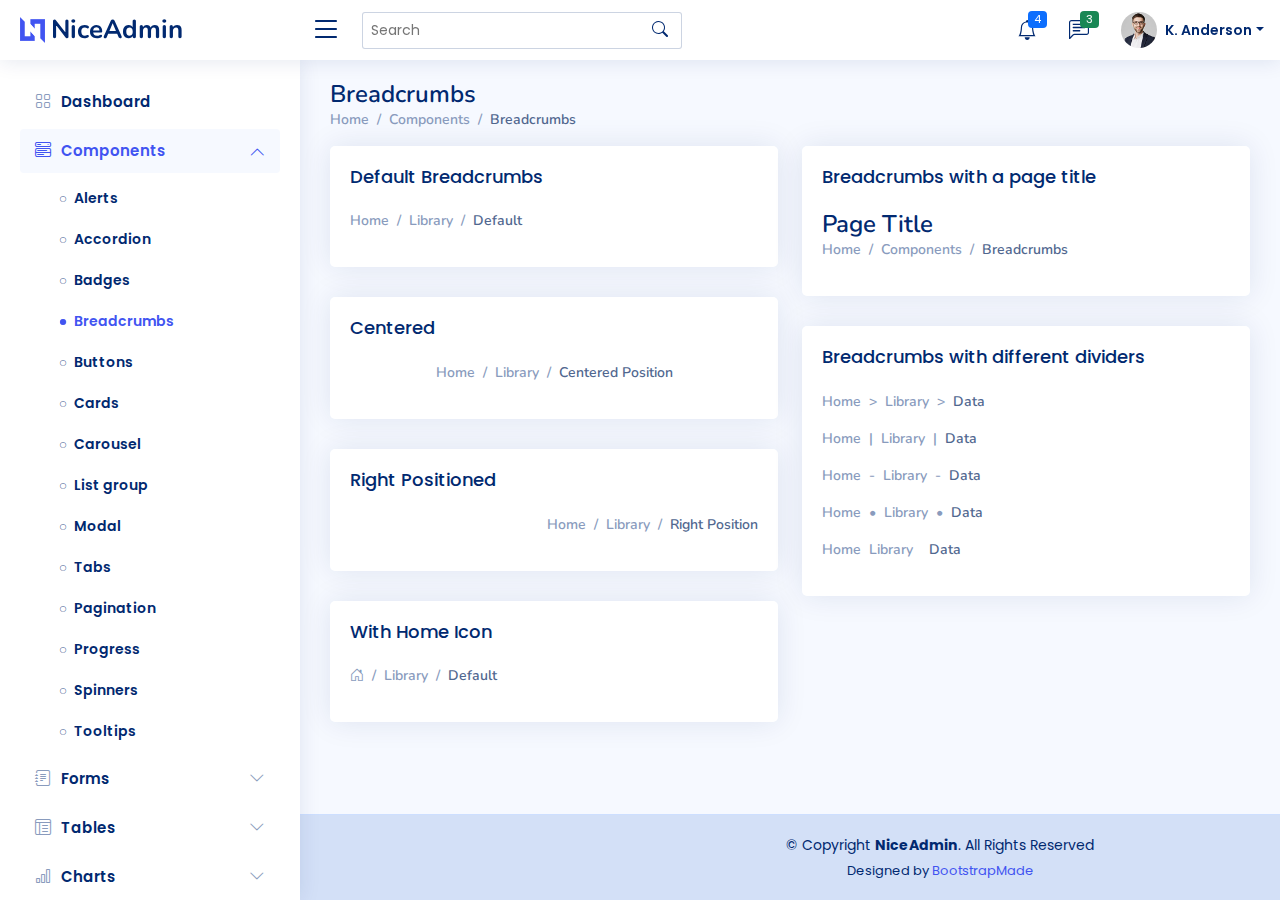
<file: components-breadcrumbs.html>
<!DOCTYPE html>
<html lang="en">

<head>
  <meta charset="utf-8">
  <meta content="width=device-width, initial-scale=1.0" name="viewport">

  <title>Components / Breadcrumbs - NiceAdmin Bootstrap Template</title>
  <meta content="" name="description">
  <meta content="" name="keywords">

  <!-- Favicons -->
  <link href="assets/img/favicon.png" rel="icon">
  <link href="assets/img/apple-touch-icon.png" rel="apple-touch-icon">

  <!-- Google Fonts -->
  <link href="https://fonts.gstatic.com" rel="preconnect">
  <link href="https://fonts.googleapis.com/css?family=Open+Sans:300,300i,400,400i,600,600i,700,700i|Nunito:300,300i,400,400i,600,600i,700,700i|Poppins:300,300i,400,400i,500,500i,600,600i,700,700i" rel="stylesheet">

  <!-- Vendor CSS Files -->
  <link href="assets/vendor/bootstrap/css/bootstrap.min.css" rel="stylesheet">
  <link href="assets/vendor/bootstrap-icons/bootstrap-icons.css" rel="stylesheet">
  <link href="assets/vendor/boxicons/css/boxicons.min.css" rel="stylesheet">
  <link href="assets/vendor/quill/quill.snow.css" rel="stylesheet">
  <link href="assets/vendor/quill/quill.bubble.css" rel="stylesheet">
  <link href="assets/vendor/remixicon/remixicon.css" rel="stylesheet">
  <link href="assets/vendor/simple-datatables/style.css" rel="stylesheet">

  <!-- Template Main CSS File -->
  <link href="assets/css/style.css" rel="stylesheet">

  <!-- =======================================================
  * Template Name: NiceAdmin - v2.2.2
  * Template URL: https://bootstrapmade.com/nice-admin-bootstrap-admin-html-template/
  * Author: BootstrapMade.com
  * License: https://bootstrapmade.com/license/
  ======================================================== -->
</head>

<body>

  <!-- ======= Header ======= -->
  <header id="header" class="header fixed-top d-flex align-items-center">

    <div class="d-flex align-items-center justify-content-between">
      <a href="index.html" class="logo d-flex align-items-center">
        <img src="assets/img/logo.png" alt="">
        <span class="d-none d-lg-block">NiceAdmin</span>
      </a>
      <i class="bi bi-list toggle-sidebar-btn"></i>
    </div><!-- End Logo -->

    <div class="search-bar">
      <form class="search-form d-flex align-items-center" method="POST" action="#">
        <input type="text" name="query" placeholder="Search" title="Enter search keyword">
        <button type="submit" title="Search"><i class="bi bi-search"></i></button>
      </form>
    </div><!-- End Search Bar -->

    <nav class="header-nav ms-auto">
      <ul class="d-flex align-items-center">

        <li class="nav-item d-block d-lg-none">
          <a class="nav-link nav-icon search-bar-toggle " href="#">
            <i class="bi bi-search"></i>
          </a>
        </li><!-- End Search Icon-->

        <li class="nav-item dropdown">

          <a class="nav-link nav-icon" href="#" data-bs-toggle="dropdown">
            <i class="bi bi-bell"></i>
            <span class="badge bg-primary badge-number">4</span>
          </a><!-- End Notification Icon -->

          <ul class="dropdown-menu dropdown-menu-end dropdown-menu-arrow notifications">
            <li class="dropdown-header">
              You have 4 new notifications
              <a href="#"><span class="badge rounded-pill bg-primary p-2 ms-2">View all</span></a>
            </li>
            <li>
              <hr class="dropdown-divider">
            </li>

            <li class="notification-item">
              <i class="bi bi-exclamation-circle text-warning"></i>
              <div>
                <h4>Lorem Ipsum</h4>
                <p>Quae dolorem earum veritatis oditseno</p>
                <p>30 min. ago</p>
              </div>
            </li>

            <li>
              <hr class="dropdown-divider">
            </li>

            <li class="notification-item">
              <i class="bi bi-x-circle text-danger"></i>
              <div>
                <h4>Atque rerum nesciunt</h4>
                <p>Quae dolorem earum veritatis oditseno</p>
                <p>1 hr. ago</p>
              </div>
            </li>

            <li>
              <hr class="dropdown-divider">
            </li>

            <li class="notification-item">
              <i class="bi bi-check-circle text-success"></i>
              <div>
                <h4>Sit rerum fuga</h4>
                <p>Quae dolorem earum veritatis oditseno</p>
                <p>2 hrs. ago</p>
              </div>
            </li>

            <li>
              <hr class="dropdown-divider">
            </li>

            <li class="notification-item">
              <i class="bi bi-info-circle text-primary"></i>
              <div>
                <h4>Dicta reprehenderit</h4>
                <p>Quae dolorem earum veritatis oditseno</p>
                <p>4 hrs. ago</p>
              </div>
            </li>

            <li>
              <hr class="dropdown-divider">
            </li>
            <li class="dropdown-footer">
              <a href="#">Show all notifications</a>
            </li>

          </ul><!-- End Notification Dropdown Items -->

        </li><!-- End Notification Nav -->

        <li class="nav-item dropdown">

          <a class="nav-link nav-icon" href="#" data-bs-toggle="dropdown">
            <i class="bi bi-chat-left-text"></i>
            <span class="badge bg-success badge-number">3</span>
          </a><!-- End Messages Icon -->

          <ul class="dropdown-menu dropdown-menu-end dropdown-menu-arrow messages">
            <li class="dropdown-header">
              You have 3 new messages
              <a href="#"><span class="badge rounded-pill bg-primary p-2 ms-2">View all</span></a>
            </li>
            <li>
              <hr class="dropdown-divider">
            </li>

            <li class="message-item">
              <a href="#">
                <img src="assets/img/messages-1.jpg" alt="" class="rounded-circle">
                <div>
                  <h4>Maria Hudson</h4>
                  <p>Velit asperiores et ducimus soluta repudiandae labore officia est ut...</p>
                  <p>4 hrs. ago</p>
                </div>
              </a>
            </li>
            <li>
              <hr class="dropdown-divider">
            </li>

            <li class="message-item">
              <a href="#">
                <img src="assets/img/messages-2.jpg" alt="" class="rounded-circle">
                <div>
                  <h4>Anna Nelson</h4>
                  <p>Velit asperiores et ducimus soluta repudiandae labore officia est ut...</p>
                  <p>6 hrs. ago</p>
                </div>
              </a>
            </li>
            <li>
              <hr class="dropdown-divider">
            </li>

            <li class="message-item">
              <a href="#">
                <img src="assets/img/messages-3.jpg" alt="" class="rounded-circle">
                <div>
                  <h4>David Muldon</h4>
                  <p>Velit asperiores et ducimus soluta repudiandae labore officia est ut...</p>
                  <p>8 hrs. ago</p>
                </div>
              </a>
            </li>
            <li>
              <hr class="dropdown-divider">
            </li>

            <li class="dropdown-footer">
              <a href="#">Show all messages</a>
            </li>

          </ul><!-- End Messages Dropdown Items -->

        </li><!-- End Messages Nav -->

        <li class="nav-item dropdown pe-3">

          <a class="nav-link nav-profile d-flex align-items-center pe-0" href="#" data-bs-toggle="dropdown">
            <img src="assets/img/profile-img.jpg" alt="Profile" class="rounded-circle">
            <span class="d-none d-md-block dropdown-toggle ps-2">K. Anderson</span>
          </a><!-- End Profile Iamge Icon -->

          <ul class="dropdown-menu dropdown-menu-end dropdown-menu-arrow profile">
            <li class="dropdown-header">
              <h6>Kevin Anderson</h6>
              <span>Web Designer</span>
            </li>
            <li>
              <hr class="dropdown-divider">
            </li>

            <li>
              <a class="dropdown-item d-flex align-items-center" href="users-profile.html">
                <i class="bi bi-person"></i>
                <span>My Profile</span>
              </a>
            </li>
            <li>
              <hr class="dropdown-divider">
            </li>

            <li>
              <a class="dropdown-item d-flex align-items-center" href="users-profile.html">
                <i class="bi bi-gear"></i>
                <span>Account Settings</span>
              </a>
            </li>
            <li>
              <hr class="dropdown-divider">
            </li>

            <li>
              <a class="dropdown-item d-flex align-items-center" href="pages-faq.html">
                <i class="bi bi-question-circle"></i>
                <span>Need Help?</span>
              </a>
            </li>
            <li>
              <hr class="dropdown-divider">
            </li>

            <li>
              <a class="dropdown-item d-flex align-items-center" href="#">
                <i class="bi bi-box-arrow-right"></i>
                <span>Sign Out</span>
              </a>
            </li>

          </ul><!-- End Profile Dropdown Items -->
        </li><!-- End Profile Nav -->

      </ul>
    </nav><!-- End Icons Navigation -->

  </header><!-- End Header -->

  <!-- ======= Sidebar ======= -->
  <aside id="sidebar" class="sidebar">

    <ul class="sidebar-nav" id="sidebar-nav">

      <li class="nav-item">
        <a class="nav-link collapsed" href="index.html">
          <i class="bi bi-grid"></i>
          <span>Dashboard</span>
        </a>
      </li><!-- End Dashboard Nav -->

      <li class="nav-item">
        <a class="nav-link " data-bs-target="#components-nav" data-bs-toggle="collapse" href="#">
          <i class="bi bi-menu-button-wide"></i><span>Components</span><i class="bi bi-chevron-down ms-auto"></i>
        </a>
        <ul id="components-nav" class="nav-content collapse show" data-bs-parent="#sidebar-nav">
          <li>
            <a href="components-alerts.html">
              <i class="bi bi-circle"></i><span>Alerts</span>
            </a>
          </li>
          <li>
            <a href="components-accordion.html">
              <i class="bi bi-circle"></i><span>Accordion</span>
            </a>
          </li>
          <li>
            <a href="components-badges.html">
              <i class="bi bi-circle"></i><span>Badges</span>
            </a>
          </li>
          <li>
            <a href="components-breadcrumbs.html" class="active">
              <i class="bi bi-circle"></i><span>Breadcrumbs</span>
            </a>
          </li>
          <li>
            <a href="components-buttons.html">
              <i class="bi bi-circle"></i><span>Buttons</span>
            </a>
          </li>
          <li>
            <a href="components-cards.html">
              <i class="bi bi-circle"></i><span>Cards</span>
            </a>
          </li>
          <li>
            <a href="components-carousel.html">
              <i class="bi bi-circle"></i><span>Carousel</span>
            </a>
          </li>
          <li>
            <a href="components-list-group.html">
              <i class="bi bi-circle"></i><span>List group</span>
            </a>
          </li>
          <li>
            <a href="components-modal.html">
              <i class="bi bi-circle"></i><span>Modal</span>
            </a>
          </li>
          <li>
            <a href="components-tabs.html">
              <i class="bi bi-circle"></i><span>Tabs</span>
            </a>
          </li>
          <li>
            <a href="components-pagination.html">
              <i class="bi bi-circle"></i><span>Pagination</span>
            </a>
          </li>
          <li>
            <a href="components-progress.html">
              <i class="bi bi-circle"></i><span>Progress</span>
            </a>
          </li>
          <li>
            <a href="components-spinners.html">
              <i class="bi bi-circle"></i><span>Spinners</span>
            </a>
          </li>
          <li>
            <a href="components-tooltips.html">
              <i class="bi bi-circle"></i><span>Tooltips</span>
            </a>
          </li>
        </ul>
      </li><!-- End Components Nav -->

      <li class="nav-item">
        <a class="nav-link collapsed" data-bs-target="#forms-nav" data-bs-toggle="collapse" href="#">
          <i class="bi bi-journal-text"></i><span>Forms</span><i class="bi bi-chevron-down ms-auto"></i>
        </a>
        <ul id="forms-nav" class="nav-content collapse " data-bs-parent="#sidebar-nav">
          <li>
            <a href="forms-elements.html">
              <i class="bi bi-circle"></i><span>Form Elements</span>
            </a>
          </li>
          <li>
            <a href="forms-layouts.html">
              <i class="bi bi-circle"></i><span>Form Layouts</span>
            </a>
          </li>
          <li>
            <a href="forms-editors.html">
              <i class="bi bi-circle"></i><span>Form Editors</span>
            </a>
          </li>
          <li>
            <a href="forms-validation.html">
              <i class="bi bi-circle"></i><span>Form Validation</span>
            </a>
          </li>
        </ul>
      </li><!-- End Forms Nav -->

      <li class="nav-item">
        <a class="nav-link collapsed" data-bs-target="#tables-nav" data-bs-toggle="collapse" href="#">
          <i class="bi bi-layout-text-window-reverse"></i><span>Tables</span><i class="bi bi-chevron-down ms-auto"></i>
        </a>
        <ul id="tables-nav" class="nav-content collapse " data-bs-parent="#sidebar-nav">
          <li>
            <a href="tables-general.html">
              <i class="bi bi-circle"></i><span>General Tables</span>
            </a>
          </li>
          <li>
            <a href="tables-data.html">
              <i class="bi bi-circle"></i><span>Data Tables</span>
            </a>
          </li>
        </ul>
      </li><!-- End Tables Nav -->

      <li class="nav-item">
        <a class="nav-link collapsed" data-bs-target="#charts-nav" data-bs-toggle="collapse" href="#">
          <i class="bi bi-bar-chart"></i><span>Charts</span><i class="bi bi-chevron-down ms-auto"></i>
        </a>
        <ul id="charts-nav" class="nav-content collapse " data-bs-parent="#sidebar-nav">
          <li>
            <a href="charts-chartjs.html">
              <i class="bi bi-circle"></i><span>Chart.js</span>
            </a>
          </li>
          <li>
            <a href="charts-apexcharts.html">
              <i class="bi bi-circle"></i><span>ApexCharts</span>
            </a>
          </li>
          <li>
            <a href="charts-echarts.html">
              <i class="bi bi-circle"></i><span>ECharts</span>
            </a>
          </li>
        </ul>
      </li><!-- End Charts Nav -->

      <li class="nav-item">
        <a class="nav-link collapsed" data-bs-target="#icons-nav" data-bs-toggle="collapse" href="#">
          <i class="bi bi-gem"></i><span>Icons</span><i class="bi bi-chevron-down ms-auto"></i>
        </a>
        <ul id="icons-nav" class="nav-content collapse " data-bs-parent="#sidebar-nav">
          <li>
            <a href="icons-bootstrap.html">
              <i class="bi bi-circle"></i><span>Bootstrap Icons</span>
            </a>
          </li>
          <li>
            <a href="icons-remix.html">
              <i class="bi bi-circle"></i><span>Remix Icons</span>
            </a>
          </li>
          <li>
            <a href="icons-boxicons.html">
              <i class="bi bi-circle"></i><span>Boxicons</span>
            </a>
          </li>
        </ul>
      </li><!-- End Icons Nav -->

      <li class="nav-heading">Pages</li>

      <li class="nav-item">
        <a class="nav-link collapsed" href="users-profile.html">
          <i class="bi bi-person"></i>
          <span>Profile</span>
        </a>
      </li><!-- End Profile Page Nav -->

      <li class="nav-item">
        <a class="nav-link collapsed" href="pages-faq.html">
          <i class="bi bi-question-circle"></i>
          <span>F.A.Q</span>
        </a>
      </li><!-- End F.A.Q Page Nav -->

      <li class="nav-item">
        <a class="nav-link collapsed" href="pages-contact.html">
          <i class="bi bi-envelope"></i>
          <span>Contact</span>
        </a>
      </li><!-- End Contact Page Nav -->

      <li class="nav-item">
        <a class="nav-link collapsed" href="pages-register.html">
          <i class="bi bi-card-list"></i>
          <span>Register</span>
        </a>
      </li><!-- End Register Page Nav -->

      <li class="nav-item">
        <a class="nav-link collapsed" href="pages-login.html">
          <i class="bi bi-box-arrow-in-right"></i>
          <span>Login</span>
        </a>
      </li><!-- End Login Page Nav -->

      <li class="nav-item">
        <a class="nav-link collapsed" href="pages-error-404.html">
          <i class="bi bi-dash-circle"></i>
          <span>Error 404</span>
        </a>
      </li><!-- End Error 404 Page Nav -->

      <li class="nav-item">
        <a class="nav-link collapsed" href="pages-blank.html">
          <i class="bi bi-file-earmark"></i>
          <span>Blank</span>
        </a>
      </li><!-- End Blank Page Nav -->

    </ul>

  </aside><!-- End Sidebar-->

  <main id="main" class="main">

    <div class="pagetitle">
      <h1>Breadcrumbs</h1>
      <nav>
        <ol class="breadcrumb">
          <li class="breadcrumb-item"><a href="index.html">Home</a></li>
          <li class="breadcrumb-item">Components</li>
          <li class="breadcrumb-item active">Breadcrumbs</li>
        </ol>
      </nav>
    </div><!-- End Page Title -->

    <section class="section">
      <div class="row">
        <div class="col-lg-6">

          <div class="card">
            <div class="card-body">
              <h5 class="card-title">Default Breadcrumbs</h5>

              <nav>
                <ol class="breadcrumb">
                  <li class="breadcrumb-item"><a href="index.html">Home</a></li>
                  <li class="breadcrumb-item"><a href="#">Library</a></li>
                  <li class="breadcrumb-item active">Default</li>
                </ol>
              </nav>
            </div>
          </div>

          <div class="card">
            <div class="card-body">
              <h5 class="card-title">Centered</h5>

              <nav class="d-flex justify-content-center">
                <ol class="breadcrumb">
                  <li class="breadcrumb-item"><a href="index.html">Home</a></li>
                  <li class="breadcrumb-item"><a href="#">Library</a></li>
                  <li class="breadcrumb-item active">Centered Position</li>
                </ol>
              </nav>
            </div>
          </div>

          <div class="card">
            <div class="card-body">
              <h5 class="card-title">Right Positioned</h5>

              <nav class="d-flex justify-content-end">
                <ol class="breadcrumb">
                  <li class="breadcrumb-item"><a href="index.html">Home</a></li>
                  <li class="breadcrumb-item"><a href="#">Library</a></li>
                  <li class="breadcrumb-item active">Right Position</li>
                </ol>
              </nav>
            </div>
          </div>

          <div class="card">
            <div class="card-body">
              <h5 class="card-title">With Home Icon</h5>

              <nav>
                <ol class="breadcrumb">
                  <li class="breadcrumb-item"><a href="index.html"><i class="bi bi-house-door"></i></a></li>
                  <li class="breadcrumb-item"><a href="#">Library</a></li>
                  <li class="breadcrumb-item active">Default</li>
                </ol>
              </nav>
            </div>
          </div>

        </div>

        <div class="col-lg-6">

          <div class="card">
            <div class="card-body">
              <h5 class="card-title">Breadcrumbs with a page title</h5>

              <div class="pagetitle">
                <h1>Page Title</h1>
                <nav>
                  <ol class="breadcrumb">
                    <li class="breadcrumb-item"><a href="index.html">Home</a></li>
                    <li class="breadcrumb-item">Components</li>
                    <li class="breadcrumb-item active">Breadcrumbs</li>
                  </ol>
                </nav>
              </div><!-- End Breadcrumbs with a page title -->

            </div>
          </div>

          <div class="card">
            <div class="card-body">
              <h5 class="card-title">Breadcrumbs with different dividers</h5>

              <nav style="--bs-breadcrumb-divider: '>';">
                <ol class="breadcrumb">
                  <li class="breadcrumb-item"><a href="index.html">Home</a></li>
                  <li class="breadcrumb-item"><a href="#">Library</a></li>
                  <li class="breadcrumb-item active">Data</li>
                </ol>
              </nav>

              <nav style="--bs-breadcrumb-divider: '|';">
                <ol class="breadcrumb">
                  <li class="breadcrumb-item"><a href="index.html">Home</a></li>
                  <li class="breadcrumb-item"><a href="#">Library</a></li>
                  <li class="breadcrumb-item active">Data</li>
                </ol>
              </nav>

              <nav style="--bs-breadcrumb-divider: '-';">
                <ol class="breadcrumb">
                  <li class="breadcrumb-item"><a href="index.html">Home</a></li>
                  <li class="breadcrumb-item"><a href="#">Library</a></li>
                  <li class="breadcrumb-item active">Data</li>
                </ol>
              </nav>

              <nav style="--bs-breadcrumb-divider: '•';">
                <ol class="breadcrumb">
                  <li class="breadcrumb-item"><a href="index.html">Home</a></li>
                  <li class="breadcrumb-item"><a href="#">Library</a></li>
                  <li class="breadcrumb-item active">Data</li>
                </ol>
              </nav>

              <nav style="--bs-breadcrumb-divider: '';">
                <ol class="breadcrumb">
                  <li class="breadcrumb-item"><a href="index.html">Home</a></li>
                  <li class="breadcrumb-item"><a href="#">Library</a></li>
                  <li class="breadcrumb-item active">Data</li>
                </ol>
              </nav>

            </div>
          </div>

        </div>
      </div>
    </section>

  </main><!-- End #main -->

  <!-- ======= Footer ======= -->
  <footer id="footer" class="footer">
    <div class="copyright">
      &copy; Copyright <strong><span>NiceAdmin</span></strong>. All Rights Reserved
    </div>
    <div class="credits">
      <!-- All the links in the footer should remain intact. -->
      <!-- You can delete the links only if you purchased the pro version. -->
      <!-- Licensing information: https://bootstrapmade.com/license/ -->
      <!-- Purchase the pro version with working PHP/AJAX contact form: https://bootstrapmade.com/nice-admin-bootstrap-admin-html-template/ -->
      Designed by <a href="https://bootstrapmade.com/">BootstrapMade</a>
    </div>
  </footer><!-- End Footer -->

  <a href="#" class="back-to-top d-flex align-items-center justify-content-center"><i class="bi bi-arrow-up-short"></i></a>

  <!-- Vendor JS Files -->
  <script src="assets/vendor/apexcharts/apexcharts.min.js"></script>
  <script src="assets/vendor/bootstrap/js/bootstrap.bundle.min.js"></script>
  <script src="assets/vendor/chart.js/chart.min.js"></script>
  <script src="assets/vendor/echarts/echarts.min.js"></script>
  <script src="assets/vendor/quill/quill.min.js"></script>
  <script src="assets/vendor/simple-datatables/simple-datatables.js"></script>
  <script src="assets/vendor/tinymce/tinymce.min.js"></script>
  <script src="assets/vendor/php-email-form/validate.js"></script>

  <!-- Template Main JS File -->
  <script src="assets/js/main.js"></script>

</body>

</html>
</file>
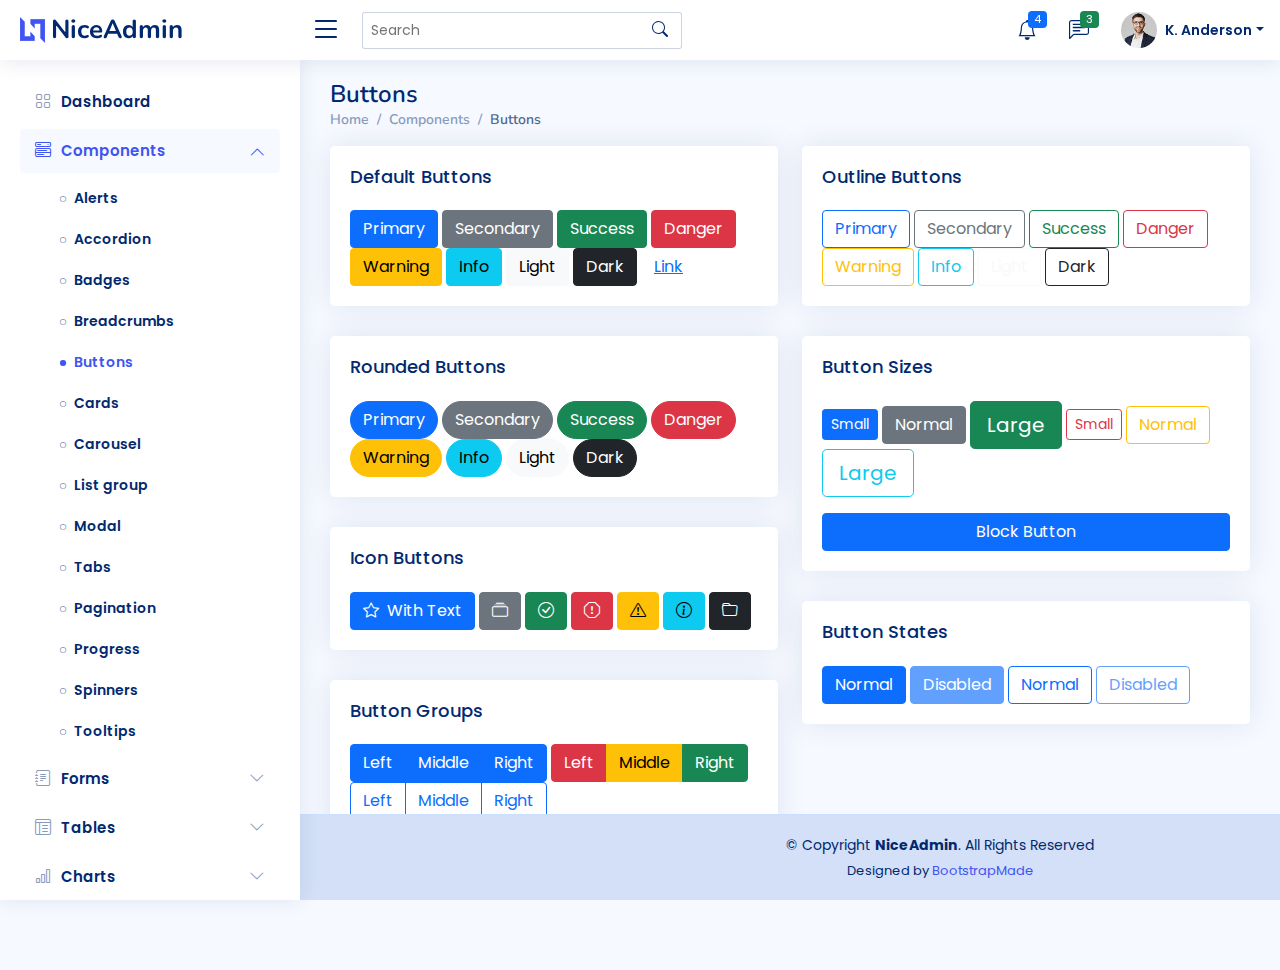
<file: components-buttons.html>
<!DOCTYPE html>
<html lang="en">

<head>
  <meta charset="utf-8">
  <meta content="width=device-width, initial-scale=1.0" name="viewport">

  <title>Components / Buttons - NiceAdmin Bootstrap Template</title>
  <meta content="" name="description">
  <meta content="" name="keywords">

  <!-- Favicons -->
  <link href="assets/img/favicon.png" rel="icon">
  <link href="assets/img/apple-touch-icon.png" rel="apple-touch-icon">

  <!-- Google Fonts -->
  <link href="https://fonts.gstatic.com" rel="preconnect">
  <link href="https://fonts.googleapis.com/css?family=Open+Sans:300,300i,400,400i,600,600i,700,700i|Nunito:300,300i,400,400i,600,600i,700,700i|Poppins:300,300i,400,400i,500,500i,600,600i,700,700i" rel="stylesheet">

  <!-- Vendor CSS Files -->
  <link href="assets/vendor/bootstrap/css/bootstrap.min.css" rel="stylesheet">
  <link href="assets/vendor/bootstrap-icons/bootstrap-icons.css" rel="stylesheet">
  <link href="assets/vendor/boxicons/css/boxicons.min.css" rel="stylesheet">
  <link href="assets/vendor/quill/quill.snow.css" rel="stylesheet">
  <link href="assets/vendor/quill/quill.bubble.css" rel="stylesheet">
  <link href="assets/vendor/remixicon/remixicon.css" rel="stylesheet">
  <link href="assets/vendor/simple-datatables/style.css" rel="stylesheet">

  <!-- Template Main CSS File -->
  <link href="assets/css/style.css" rel="stylesheet">

  <!-- =======================================================
  * Template Name: NiceAdmin - v2.2.2
  * Template URL: https://bootstrapmade.com/nice-admin-bootstrap-admin-html-template/
  * Author: BootstrapMade.com
  * License: https://bootstrapmade.com/license/
  ======================================================== -->
</head>

<body>

  <!-- ======= Header ======= -->
  <header id="header" class="header fixed-top d-flex align-items-center">

    <div class="d-flex align-items-center justify-content-between">
      <a href="index.html" class="logo d-flex align-items-center">
        <img src="assets/img/logo.png" alt="">
        <span class="d-none d-lg-block">NiceAdmin</span>
      </a>
      <i class="bi bi-list toggle-sidebar-btn"></i>
    </div><!-- End Logo -->

    <div class="search-bar">
      <form class="search-form d-flex align-items-center" method="POST" action="#">
        <input type="text" name="query" placeholder="Search" title="Enter search keyword">
        <button type="submit" title="Search"><i class="bi bi-search"></i></button>
      </form>
    </div><!-- End Search Bar -->

    <nav class="header-nav ms-auto">
      <ul class="d-flex align-items-center">

        <li class="nav-item d-block d-lg-none">
          <a class="nav-link nav-icon search-bar-toggle " href="#">
            <i class="bi bi-search"></i>
          </a>
        </li><!-- End Search Icon-->

        <li class="nav-item dropdown">

          <a class="nav-link nav-icon" href="#" data-bs-toggle="dropdown">
            <i class="bi bi-bell"></i>
            <span class="badge bg-primary badge-number">4</span>
          </a><!-- End Notification Icon -->

          <ul class="dropdown-menu dropdown-menu-end dropdown-menu-arrow notifications">
            <li class="dropdown-header">
              You have 4 new notifications
              <a href="#"><span class="badge rounded-pill bg-primary p-2 ms-2">View all</span></a>
            </li>
            <li>
              <hr class="dropdown-divider">
            </li>

            <li class="notification-item">
              <i class="bi bi-exclamation-circle text-warning"></i>
              <div>
                <h4>Lorem Ipsum</h4>
                <p>Quae dolorem earum veritatis oditseno</p>
                <p>30 min. ago</p>
              </div>
            </li>

            <li>
              <hr class="dropdown-divider">
            </li>

            <li class="notification-item">
              <i class="bi bi-x-circle text-danger"></i>
              <div>
                <h4>Atque rerum nesciunt</h4>
                <p>Quae dolorem earum veritatis oditseno</p>
                <p>1 hr. ago</p>
              </div>
            </li>

            <li>
              <hr class="dropdown-divider">
            </li>

            <li class="notification-item">
              <i class="bi bi-check-circle text-success"></i>
              <div>
                <h4>Sit rerum fuga</h4>
                <p>Quae dolorem earum veritatis oditseno</p>
                <p>2 hrs. ago</p>
              </div>
            </li>

            <li>
              <hr class="dropdown-divider">
            </li>

            <li class="notification-item">
              <i class="bi bi-info-circle text-primary"></i>
              <div>
                <h4>Dicta reprehenderit</h4>
                <p>Quae dolorem earum veritatis oditseno</p>
                <p>4 hrs. ago</p>
              </div>
            </li>

            <li>
              <hr class="dropdown-divider">
            </li>
            <li class="dropdown-footer">
              <a href="#">Show all notifications</a>
            </li>

          </ul><!-- End Notification Dropdown Items -->

        </li><!-- End Notification Nav -->

        <li class="nav-item dropdown">

          <a class="nav-link nav-icon" href="#" data-bs-toggle="dropdown">
            <i class="bi bi-chat-left-text"></i>
            <span class="badge bg-success badge-number">3</span>
          </a><!-- End Messages Icon -->

          <ul class="dropdown-menu dropdown-menu-end dropdown-menu-arrow messages">
            <li class="dropdown-header">
              You have 3 new messages
              <a href="#"><span class="badge rounded-pill bg-primary p-2 ms-2">View all</span></a>
            </li>
            <li>
              <hr class="dropdown-divider">
            </li>

            <li class="message-item">
              <a href="#">
                <img src="assets/img/messages-1.jpg" alt="" class="rounded-circle">
                <div>
                  <h4>Maria Hudson</h4>
                  <p>Velit asperiores et ducimus soluta repudiandae labore officia est ut...</p>
                  <p>4 hrs. ago</p>
                </div>
              </a>
            </li>
            <li>
              <hr class="dropdown-divider">
            </li>

            <li class="message-item">
              <a href="#">
                <img src="assets/img/messages-2.jpg" alt="" class="rounded-circle">
                <div>
                  <h4>Anna Nelson</h4>
                  <p>Velit asperiores et ducimus soluta repudiandae labore officia est ut...</p>
                  <p>6 hrs. ago</p>
                </div>
              </a>
            </li>
            <li>
              <hr class="dropdown-divider">
            </li>

            <li class="message-item">
              <a href="#">
                <img src="assets/img/messages-3.jpg" alt="" class="rounded-circle">
                <div>
                  <h4>David Muldon</h4>
                  <p>Velit asperiores et ducimus soluta repudiandae labore officia est ut...</p>
                  <p>8 hrs. ago</p>
                </div>
              </a>
            </li>
            <li>
              <hr class="dropdown-divider">
            </li>

            <li class="dropdown-footer">
              <a href="#">Show all messages</a>
            </li>

          </ul><!-- End Messages Dropdown Items -->

        </li><!-- End Messages Nav -->

        <li class="nav-item dropdown pe-3">

          <a class="nav-link nav-profile d-flex align-items-center pe-0" href="#" data-bs-toggle="dropdown">
            <img src="assets/img/profile-img.jpg" alt="Profile" class="rounded-circle">
            <span class="d-none d-md-block dropdown-toggle ps-2">K. Anderson</span>
          </a><!-- End Profile Iamge Icon -->

          <ul class="dropdown-menu dropdown-menu-end dropdown-menu-arrow profile">
            <li class="dropdown-header">
              <h6>Kevin Anderson</h6>
              <span>Web Designer</span>
            </li>
            <li>
              <hr class="dropdown-divider">
            </li>

            <li>
              <a class="dropdown-item d-flex align-items-center" href="users-profile.html">
                <i class="bi bi-person"></i>
                <span>My Profile</span>
              </a>
            </li>
            <li>
              <hr class="dropdown-divider">
            </li>

            <li>
              <a class="dropdown-item d-flex align-items-center" href="users-profile.html">
                <i class="bi bi-gear"></i>
                <span>Account Settings</span>
              </a>
            </li>
            <li>
              <hr class="dropdown-divider">
            </li>

            <li>
              <a class="dropdown-item d-flex align-items-center" href="pages-faq.html">
                <i class="bi bi-question-circle"></i>
                <span>Need Help?</span>
              </a>
            </li>
            <li>
              <hr class="dropdown-divider">
            </li>

            <li>
              <a class="dropdown-item d-flex align-items-center" href="#">
                <i class="bi bi-box-arrow-right"></i>
                <span>Sign Out</span>
              </a>
            </li>

          </ul><!-- End Profile Dropdown Items -->
        </li><!-- End Profile Nav -->

      </ul>
    </nav><!-- End Icons Navigation -->

  </header><!-- End Header -->

  <!-- ======= Sidebar ======= -->
  <aside id="sidebar" class="sidebar">

    <ul class="sidebar-nav" id="sidebar-nav">

      <li class="nav-item">
        <a class="nav-link collapsed" href="index.html">
          <i class="bi bi-grid"></i>
          <span>Dashboard</span>
        </a>
      </li><!-- End Dashboard Nav -->

      <li class="nav-item">
        <a class="nav-link " data-bs-target="#components-nav" data-bs-toggle="collapse" href="#">
          <i class="bi bi-menu-button-wide"></i><span>Components</span><i class="bi bi-chevron-down ms-auto"></i>
        </a>
        <ul id="components-nav" class="nav-content collapse show" data-bs-parent="#sidebar-nav">
          <li>
            <a href="components-alerts.html">
              <i class="bi bi-circle"></i><span>Alerts</span>
            </a>
          </li>
          <li>
            <a href="components-accordion.html">
              <i class="bi bi-circle"></i><span>Accordion</span>
            </a>
          </li>
          <li>
            <a href="components-badges.html">
              <i class="bi bi-circle"></i><span>Badges</span>
            </a>
          </li>
          <li>
            <a href="components-breadcrumbs.html">
              <i class="bi bi-circle"></i><span>Breadcrumbs</span>
            </a>
          </li>
          <li>
            <a href="components-buttons.html" class="active">
              <i class="bi bi-circle"></i><span>Buttons</span>
            </a>
          </li>
          <li>
            <a href="components-cards.html">
              <i class="bi bi-circle"></i><span>Cards</span>
            </a>
          </li>
          <li>
            <a href="components-carousel.html">
              <i class="bi bi-circle"></i><span>Carousel</span>
            </a>
          </li>
          <li>
            <a href="components-list-group.html">
              <i class="bi bi-circle"></i><span>List group</span>
            </a>
          </li>
          <li>
            <a href="components-modal.html">
              <i class="bi bi-circle"></i><span>Modal</span>
            </a>
          </li>
          <li>
            <a href="components-tabs.html">
              <i class="bi bi-circle"></i><span>Tabs</span>
            </a>
          </li>
          <li>
            <a href="components-pagination.html">
              <i class="bi bi-circle"></i><span>Pagination</span>
            </a>
          </li>
          <li>
            <a href="components-progress.html">
              <i class="bi bi-circle"></i><span>Progress</span>
            </a>
          </li>
          <li>
            <a href="components-spinners.html">
              <i class="bi bi-circle"></i><span>Spinners</span>
            </a>
          </li>
          <li>
            <a href="components-tooltips.html">
              <i class="bi bi-circle"></i><span>Tooltips</span>
            </a>
          </li>
        </ul>
      </li><!-- End Components Nav -->

      <li class="nav-item">
        <a class="nav-link collapsed" data-bs-target="#forms-nav" data-bs-toggle="collapse" href="#">
          <i class="bi bi-journal-text"></i><span>Forms</span><i class="bi bi-chevron-down ms-auto"></i>
        </a>
        <ul id="forms-nav" class="nav-content collapse " data-bs-parent="#sidebar-nav">
          <li>
            <a href="forms-elements.html">
              <i class="bi bi-circle"></i><span>Form Elements</span>
            </a>
          </li>
          <li>
            <a href="forms-layouts.html">
              <i class="bi bi-circle"></i><span>Form Layouts</span>
            </a>
          </li>
          <li>
            <a href="forms-editors.html">
              <i class="bi bi-circle"></i><span>Form Editors</span>
            </a>
          </li>
          <li>
            <a href="forms-validation.html">
              <i class="bi bi-circle"></i><span>Form Validation</span>
            </a>
          </li>
        </ul>
      </li><!-- End Forms Nav -->

      <li class="nav-item">
        <a class="nav-link collapsed" data-bs-target="#tables-nav" data-bs-toggle="collapse" href="#">
          <i class="bi bi-layout-text-window-reverse"></i><span>Tables</span><i class="bi bi-chevron-down ms-auto"></i>
        </a>
        <ul id="tables-nav" class="nav-content collapse " data-bs-parent="#sidebar-nav">
          <li>
            <a href="tables-general.html">
              <i class="bi bi-circle"></i><span>General Tables</span>
            </a>
          </li>
          <li>
            <a href="tables-data.html">
              <i class="bi bi-circle"></i><span>Data Tables</span>
            </a>
          </li>
        </ul>
      </li><!-- End Tables Nav -->

      <li class="nav-item">
        <a class="nav-link collapsed" data-bs-target="#charts-nav" data-bs-toggle="collapse" href="#">
          <i class="bi bi-bar-chart"></i><span>Charts</span><i class="bi bi-chevron-down ms-auto"></i>
        </a>
        <ul id="charts-nav" class="nav-content collapse " data-bs-parent="#sidebar-nav">
          <li>
            <a href="charts-chartjs.html">
              <i class="bi bi-circle"></i><span>Chart.js</span>
            </a>
          </li>
          <li>
            <a href="charts-apexcharts.html">
              <i class="bi bi-circle"></i><span>ApexCharts</span>
            </a>
          </li>
          <li>
            <a href="charts-echarts.html">
              <i class="bi bi-circle"></i><span>ECharts</span>
            </a>
          </li>
        </ul>
      </li><!-- End Charts Nav -->

      <li class="nav-item">
        <a class="nav-link collapsed" data-bs-target="#icons-nav" data-bs-toggle="collapse" href="#">
          <i class="bi bi-gem"></i><span>Icons</span><i class="bi bi-chevron-down ms-auto"></i>
        </a>
        <ul id="icons-nav" class="nav-content collapse " data-bs-parent="#sidebar-nav">
          <li>
            <a href="icons-bootstrap.html">
              <i class="bi bi-circle"></i><span>Bootstrap Icons</span>
            </a>
          </li>
          <li>
            <a href="icons-remix.html">
              <i class="bi bi-circle"></i><span>Remix Icons</span>
            </a>
          </li>
          <li>
            <a href="icons-boxicons.html">
              <i class="bi bi-circle"></i><span>Boxicons</span>
            </a>
          </li>
        </ul>
      </li><!-- End Icons Nav -->

      <li class="nav-heading">Pages</li>

      <li class="nav-item">
        <a class="nav-link collapsed" href="users-profile.html">
          <i class="bi bi-person"></i>
          <span>Profile</span>
        </a>
      </li><!-- End Profile Page Nav -->

      <li class="nav-item">
        <a class="nav-link collapsed" href="pages-faq.html">
          <i class="bi bi-question-circle"></i>
          <span>F.A.Q</span>
        </a>
      </li><!-- End F.A.Q Page Nav -->

      <li class="nav-item">
        <a class="nav-link collapsed" href="pages-contact.html">
          <i class="bi bi-envelope"></i>
          <span>Contact</span>
        </a>
      </li><!-- End Contact Page Nav -->

      <li class="nav-item">
        <a class="nav-link collapsed" href="pages-register.html">
          <i class="bi bi-card-list"></i>
          <span>Register</span>
        </a>
      </li><!-- End Register Page Nav -->

      <li class="nav-item">
        <a class="nav-link collapsed" href="pages-login.html">
          <i class="bi bi-box-arrow-in-right"></i>
          <span>Login</span>
        </a>
      </li><!-- End Login Page Nav -->

      <li class="nav-item">
        <a class="nav-link collapsed" href="pages-error-404.html">
          <i class="bi bi-dash-circle"></i>
          <span>Error 404</span>
        </a>
      </li><!-- End Error 404 Page Nav -->

      <li class="nav-item">
        <a class="nav-link collapsed" href="pages-blank.html">
          <i class="bi bi-file-earmark"></i>
          <span>Blank</span>
        </a>
      </li><!-- End Blank Page Nav -->

    </ul>

  </aside><!-- End Sidebar-->

  <main id="main" class="main">

    <div class="pagetitle">
      <h1>Buttons</h1>
      <nav>
        <ol class="breadcrumb">
          <li class="breadcrumb-item"><a href="index.html">Home</a></li>
          <li class="breadcrumb-item">Components</li>
          <li class="breadcrumb-item active">Buttons</li>
        </ol>
      </nav>
    </div><!-- End Page Title -->

    <section class="section">
      <div class="row">
        <div class="col-lg-6">

          <div class="card">
            <div class="card-body">
              <h5 class="card-title">Default Buttons</h5>

              <button type="button" class="btn btn-primary">Primary</button>
              <button type="button" class="btn btn-secondary">Secondary</button>
              <button type="button" class="btn btn-success">Success</button>
              <button type="button" class="btn btn-danger">Danger</button>
              <button type="button" class="btn btn-warning">Warning</button>
              <button type="button" class="btn btn-info">Info</button>
              <button type="button" class="btn btn-light">Light</button>
              <button type="button" class="btn btn-dark">Dark</button>
              <button type="button" class="btn btn-link">Link</button>
            </div>
          </div>

          <div class="card">
            <div class="card-body">
              <h5 class="card-title">Rounded Buttons</h5>

              <button type="button" class="btn btn-primary rounded-pill">Primary</button>
              <button type="button" class="btn btn-secondary rounded-pill">Secondary</button>
              <button type="button" class="btn btn-success rounded-pill">Success</button>
              <button type="button" class="btn btn-danger rounded-pill">Danger</button>
              <button type="button" class="btn btn-warning rounded-pill">Warning</button>
              <button type="button" class="btn btn-info rounded-pill">Info</button>
              <button type="button" class="btn btn-light rounded-pill">Light</button>
              <button type="button" class="btn btn-dark rounded-pill">Dark</button>
            </div>
          </div>

          <div class="card">
            <div class="card-body">
              <h5 class="card-title">Icon Buttons</h5>

              <button type="button" class="btn btn-primary"><i class="bi bi-star me-1"></i> With Text</button>
              <button type="button" class="btn btn-secondary"><i class="bi bi-collection"></i></button>
              <button type="button" class="btn btn-success"><i class="bi bi-check-circle"></i></button>
              <button type="button" class="btn btn-danger"><i class="bi bi-exclamation-octagon"></i></button>
              <button type="button" class="btn btn-warning"><i class="bi bi-exclamation-triangle"></i></button>
              <button type="button" class="btn btn-info"><i class="bi bi-info-circle"></i></button>
              <button type="button" class="btn btn-dark"><i class="bi bi-folder"></i></button>
            </div>
          </div>

          <div class="card">
            <div class="card-body">
              <h5 class="card-title">Button Groups</h5>

              <div class="btn-group" role="group" aria-label="Basic example">
                <button type="button" class="btn btn-primary">Left</button>
                <button type="button" class="btn btn-primary">Middle</button>
                <button type="button" class="btn btn-primary">Right</button>
              </div>

              <div class="btn-group" role="group" aria-label="Basic mixed styles example">
                <button type="button" class="btn btn-danger">Left</button>
                <button type="button" class="btn btn-warning">Middle</button>
                <button type="button" class="btn btn-success">Right</button>
              </div>

              <div class="btn-group" role="group" aria-label="Basic outlined example">
                <button type="button" class="btn btn-outline-primary">Left</button>
                <button type="button" class="btn btn-outline-primary">Middle</button>
                <button type="button" class="btn btn-outline-primary">Right</button>
              </div>

            </div>
          </div>

        </div>

        <div class="col-lg-6">

          <div class="card">
            <div class="card-body">
              <h5 class="card-title">Outline Buttons</h5>

              <button type="button" class="btn btn-outline-primary">Primary</button>
              <button type="button" class="btn btn-outline-secondary">Secondary</button>
              <button type="button" class="btn btn-outline-success">Success</button>
              <button type="button" class="btn btn-outline-danger">Danger</button>
              <button type="button" class="btn btn-outline-warning">Warning</button>
              <button type="button" class="btn btn-outline-info">Info</button>
              <button type="button" class="btn btn-outline-light">Light</button>
              <button type="button" class="btn btn-outline-dark">Dark</button>
            </div>
          </div>

          <div class="card">
            <div class="card-body">
              <h5 class="card-title">Button Sizes</h5>

              <button type="button" class="btn btn-primary btn-sm">Small</button>
              <button type="button" class="btn btn-secondary">Normal</button>
              <button type="button" class="btn btn-success btn-lg">Large</button>

              <button type="button" class="btn btn-outline-danger btn-sm">Small</button>
              <button type="button" class="btn btn-outline-warning">Normal</button>
              <button type="button" class="btn btn-outline-info btn-lg">Large</button>

              <div class="d-grid gap-2 mt-3">
                <button class="btn btn-primary" type="button">Block Button</button>
              </div>

            </div>
          </div>

          <div class="card">
            <div class="card-body">
              <h5 class="card-title">Button States</h5>

              <button type="button" class="btn btn-primary">Normal</button>
              <button type="button" class="btn btn-primary" disabled>Disabled</button>
              <button type="button" class="btn btn-outline-primary">Normal</button>
              <button type="button" class="btn btn-outline-primary" disabled>Disabled</button>
            </div>
          </div>

        </div>
      </div>
    </section>

  </main><!-- End #main -->

  <!-- ======= Footer ======= -->
  <footer id="footer" class="footer">
    <div class="copyright">
      &copy; Copyright <strong><span>NiceAdmin</span></strong>. All Rights Reserved
    </div>
    <div class="credits">
      <!-- All the links in the footer should remain intact. -->
      <!-- You can delete the links only if you purchased the pro version. -->
      <!-- Licensing information: https://bootstrapmade.com/license/ -->
      <!-- Purchase the pro version with working PHP/AJAX contact form: https://bootstrapmade.com/nice-admin-bootstrap-admin-html-template/ -->
      Designed by <a href="https://bootstrapmade.com/">BootstrapMade</a>
    </div>
  </footer><!-- End Footer -->

  <a href="#" class="back-to-top d-flex align-items-center justify-content-center"><i class="bi bi-arrow-up-short"></i></a>

  <!-- Vendor JS Files -->
  <script src="assets/vendor/apexcharts/apexcharts.min.js"></script>
  <script src="assets/vendor/bootstrap/js/bootstrap.bundle.min.js"></script>
  <script src="assets/vendor/chart.js/chart.min.js"></script>
  <script src="assets/vendor/echarts/echarts.min.js"></script>
  <script src="assets/vendor/quill/quill.min.js"></script>
  <script src="assets/vendor/simple-datatables/simple-datatables.js"></script>
  <script src="assets/vendor/tinymce/tinymce.min.js"></script>
  <script src="assets/vendor/php-email-form/validate.js"></script>

  <!-- Template Main JS File -->
  <script src="assets/js/main.js"></script>

</body>

</html>
</file>
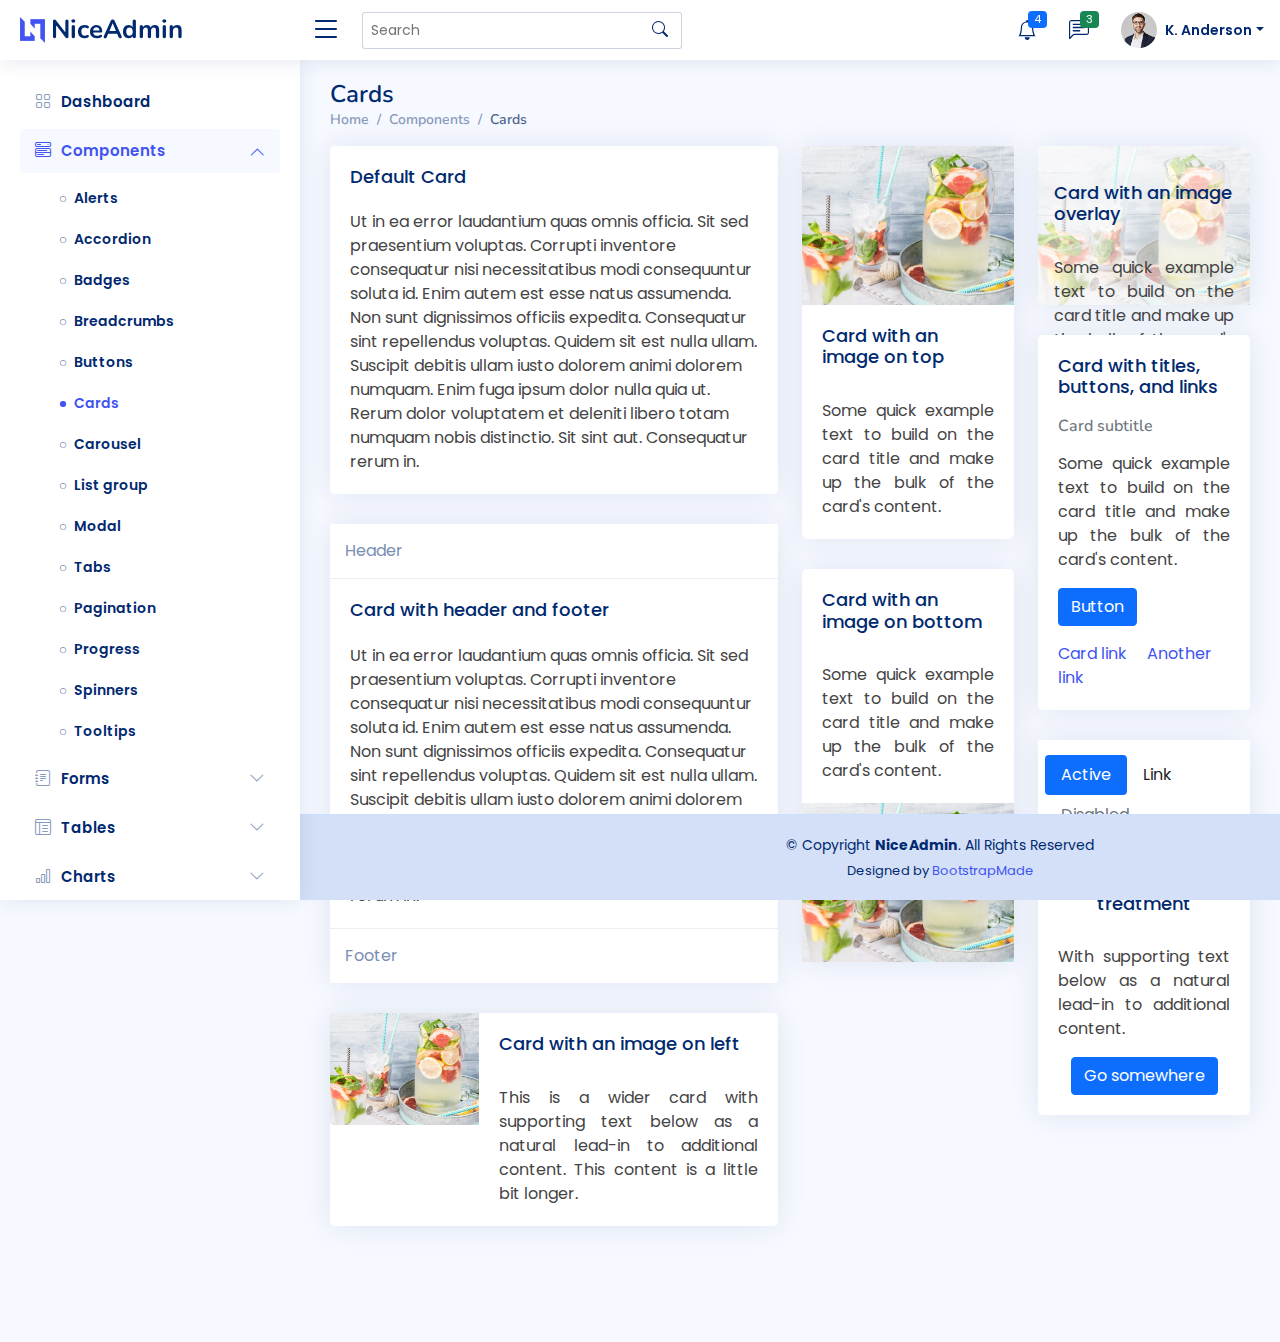
<file: components-cards.html>
<!DOCTYPE html>
<html lang="en">

<head>
  <meta charset="utf-8">
  <meta content="width=device-width, initial-scale=1.0" name="viewport">

  <title>Components / Cards - NiceAdmin Bootstrap Template</title>
  <meta content="" name="description">
  <meta content="" name="keywords">

  <!-- Favicons -->
  <link href="assets/img/favicon.png" rel="icon">
  <link href="assets/img/apple-touch-icon.png" rel="apple-touch-icon">

  <!-- Google Fonts -->
  <link href="https://fonts.gstatic.com" rel="preconnect">
  <link href="https://fonts.googleapis.com/css?family=Open+Sans:300,300i,400,400i,600,600i,700,700i|Nunito:300,300i,400,400i,600,600i,700,700i|Poppins:300,300i,400,400i,500,500i,600,600i,700,700i" rel="stylesheet">

  <!-- Vendor CSS Files -->
  <link href="assets/vendor/bootstrap/css/bootstrap.min.css" rel="stylesheet">
  <link href="assets/vendor/bootstrap-icons/bootstrap-icons.css" rel="stylesheet">
  <link href="assets/vendor/boxicons/css/boxicons.min.css" rel="stylesheet">
  <link href="assets/vendor/quill/quill.snow.css" rel="stylesheet">
  <link href="assets/vendor/quill/quill.bubble.css" rel="stylesheet">
  <link href="assets/vendor/remixicon/remixicon.css" rel="stylesheet">
  <link href="assets/vendor/simple-datatables/style.css" rel="stylesheet">

  <!-- Template Main CSS File -->
  <link href="assets/css/style.css" rel="stylesheet">

  <!-- =======================================================
  * Template Name: NiceAdmin - v2.2.2
  * Template URL: https://bootstrapmade.com/nice-admin-bootstrap-admin-html-template/
  * Author: BootstrapMade.com
  * License: https://bootstrapmade.com/license/
  ======================================================== -->
</head>

<body>

  <!-- ======= Header ======= -->
  <header id="header" class="header fixed-top d-flex align-items-center">

    <div class="d-flex align-items-center justify-content-between">
      <a href="index.html" class="logo d-flex align-items-center">
        <img src="assets/img/logo.png" alt="">
        <span class="d-none d-lg-block">NiceAdmin</span>
      </a>
      <i class="bi bi-list toggle-sidebar-btn"></i>
    </div><!-- End Logo -->

    <div class="search-bar">
      <form class="search-form d-flex align-items-center" method="POST" action="#">
        <input type="text" name="query" placeholder="Search" title="Enter search keyword">
        <button type="submit" title="Search"><i class="bi bi-search"></i></button>
      </form>
    </div><!-- End Search Bar -->

    <nav class="header-nav ms-auto">
      <ul class="d-flex align-items-center">

        <li class="nav-item d-block d-lg-none">
          <a class="nav-link nav-icon search-bar-toggle " href="#">
            <i class="bi bi-search"></i>
          </a>
        </li><!-- End Search Icon-->

        <li class="nav-item dropdown">

          <a class="nav-link nav-icon" href="#" data-bs-toggle="dropdown">
            <i class="bi bi-bell"></i>
            <span class="badge bg-primary badge-number">4</span>
          </a><!-- End Notification Icon -->

          <ul class="dropdown-menu dropdown-menu-end dropdown-menu-arrow notifications">
            <li class="dropdown-header">
              You have 4 new notifications
              <a href="#"><span class="badge rounded-pill bg-primary p-2 ms-2">View all</span></a>
            </li>
            <li>
              <hr class="dropdown-divider">
            </li>

            <li class="notification-item">
              <i class="bi bi-exclamation-circle text-warning"></i>
              <div>
                <h4>Lorem Ipsum</h4>
                <p>Quae dolorem earum veritatis oditseno</p>
                <p>30 min. ago</p>
              </div>
            </li>

            <li>
              <hr class="dropdown-divider">
            </li>

            <li class="notification-item">
              <i class="bi bi-x-circle text-danger"></i>
              <div>
                <h4>Atque rerum nesciunt</h4>
                <p>Quae dolorem earum veritatis oditseno</p>
                <p>1 hr. ago</p>
              </div>
            </li>

            <li>
              <hr class="dropdown-divider">
            </li>

            <li class="notification-item">
              <i class="bi bi-check-circle text-success"></i>
              <div>
                <h4>Sit rerum fuga</h4>
                <p>Quae dolorem earum veritatis oditseno</p>
                <p>2 hrs. ago</p>
              </div>
            </li>

            <li>
              <hr class="dropdown-divider">
            </li>

            <li class="notification-item">
              <i class="bi bi-info-circle text-primary"></i>
              <div>
                <h4>Dicta reprehenderit</h4>
                <p>Quae dolorem earum veritatis oditseno</p>
                <p>4 hrs. ago</p>
              </div>
            </li>

            <li>
              <hr class="dropdown-divider">
            </li>
            <li class="dropdown-footer">
              <a href="#">Show all notifications</a>
            </li>

          </ul><!-- End Notification Dropdown Items -->

        </li><!-- End Notification Nav -->

        <li class="nav-item dropdown">

          <a class="nav-link nav-icon" href="#" data-bs-toggle="dropdown">
            <i class="bi bi-chat-left-text"></i>
            <span class="badge bg-success badge-number">3</span>
          </a><!-- End Messages Icon -->

          <ul class="dropdown-menu dropdown-menu-end dropdown-menu-arrow messages">
            <li class="dropdown-header">
              You have 3 new messages
              <a href="#"><span class="badge rounded-pill bg-primary p-2 ms-2">View all</span></a>
            </li>
            <li>
              <hr class="dropdown-divider">
            </li>

            <li class="message-item">
              <a href="#">
                <img src="assets/img/messages-1.jpg" alt="" class="rounded-circle">
                <div>
                  <h4>Maria Hudson</h4>
                  <p>Velit asperiores et ducimus soluta repudiandae labore officia est ut...</p>
                  <p>4 hrs. ago</p>
                </div>
              </a>
            </li>
            <li>
              <hr class="dropdown-divider">
            </li>

            <li class="message-item">
              <a href="#">
                <img src="assets/img/messages-2.jpg" alt="" class="rounded-circle">
                <div>
                  <h4>Anna Nelson</h4>
                  <p>Velit asperiores et ducimus soluta repudiandae labore officia est ut...</p>
                  <p>6 hrs. ago</p>
                </div>
              </a>
            </li>
            <li>
              <hr class="dropdown-divider">
            </li>

            <li class="message-item">
              <a href="#">
                <img src="assets/img/messages-3.jpg" alt="" class="rounded-circle">
                <div>
                  <h4>David Muldon</h4>
                  <p>Velit asperiores et ducimus soluta repudiandae labore officia est ut...</p>
                  <p>8 hrs. ago</p>
                </div>
              </a>
            </li>
            <li>
              <hr class="dropdown-divider">
            </li>

            <li class="dropdown-footer">
              <a href="#">Show all messages</a>
            </li>

          </ul><!-- End Messages Dropdown Items -->

        </li><!-- End Messages Nav -->

        <li class="nav-item dropdown pe-3">

          <a class="nav-link nav-profile d-flex align-items-center pe-0" href="#" data-bs-toggle="dropdown">
            <img src="assets/img/profile-img.jpg" alt="Profile" class="rounded-circle">
            <span class="d-none d-md-block dropdown-toggle ps-2">K. Anderson</span>
          </a><!-- End Profile Iamge Icon -->

          <ul class="dropdown-menu dropdown-menu-end dropdown-menu-arrow profile">
            <li class="dropdown-header">
              <h6>Kevin Anderson</h6>
              <span>Web Designer</span>
            </li>
            <li>
              <hr class="dropdown-divider">
            </li>

            <li>
              <a class="dropdown-item d-flex align-items-center" href="users-profile.html">
                <i class="bi bi-person"></i>
                <span>My Profile</span>
              </a>
            </li>
            <li>
              <hr class="dropdown-divider">
            </li>

            <li>
              <a class="dropdown-item d-flex align-items-center" href="users-profile.html">
                <i class="bi bi-gear"></i>
                <span>Account Settings</span>
              </a>
            </li>
            <li>
              <hr class="dropdown-divider">
            </li>

            <li>
              <a class="dropdown-item d-flex align-items-center" href="pages-faq.html">
                <i class="bi bi-question-circle"></i>
                <span>Need Help?</span>
              </a>
            </li>
            <li>
              <hr class="dropdown-divider">
            </li>

            <li>
              <a class="dropdown-item d-flex align-items-center" href="#">
                <i class="bi bi-box-arrow-right"></i>
                <span>Sign Out</span>
              </a>
            </li>

          </ul><!-- End Profile Dropdown Items -->
        </li><!-- End Profile Nav -->

      </ul>
    </nav><!-- End Icons Navigation -->

  </header><!-- End Header -->

  <!-- ======= Sidebar ======= -->
  <aside id="sidebar" class="sidebar">

    <ul class="sidebar-nav" id="sidebar-nav">

      <li class="nav-item">
        <a class="nav-link collapsed" href="index.html">
          <i class="bi bi-grid"></i>
          <span>Dashboard</span>
        </a>
      </li><!-- End Dashboard Nav -->

      <li class="nav-item">
        <a class="nav-link " data-bs-target="#components-nav" data-bs-toggle="collapse" href="#">
          <i class="bi bi-menu-button-wide"></i><span>Components</span><i class="bi bi-chevron-down ms-auto"></i>
        </a>
        <ul id="components-nav" class="nav-content collapse show" data-bs-parent="#sidebar-nav">
          <li>
            <a href="components-alerts.html">
              <i class="bi bi-circle"></i><span>Alerts</span>
            </a>
          </li>
          <li>
            <a href="components-accordion.html">
              <i class="bi bi-circle"></i><span>Accordion</span>
            </a>
          </li>
          <li>
            <a href="components-badges.html">
              <i class="bi bi-circle"></i><span>Badges</span>
            </a>
          </li>
          <li>
            <a href="components-breadcrumbs.html">
              <i class="bi bi-circle"></i><span>Breadcrumbs</span>
            </a>
          </li>
          <li>
            <a href="components-buttons.html">
              <i class="bi bi-circle"></i><span>Buttons</span>
            </a>
          </li>
          <li>
            <a href="components-cards.html" class="active">
              <i class="bi bi-circle"></i><span>Cards</span>
            </a>
          </li>
          <li>
            <a href="components-carousel.html">
              <i class="bi bi-circle"></i><span>Carousel</span>
            </a>
          </li>
          <li>
            <a href="components-list-group.html">
              <i class="bi bi-circle"></i><span>List group</span>
            </a>
          </li>
          <li>
            <a href="components-modal.html">
              <i class="bi bi-circle"></i><span>Modal</span>
            </a>
          </li>
          <li>
            <a href="components-tabs.html">
              <i class="bi bi-circle"></i><span>Tabs</span>
            </a>
          </li>
          <li>
            <a href="components-pagination.html">
              <i class="bi bi-circle"></i><span>Pagination</span>
            </a>
          </li>
          <li>
            <a href="components-progress.html">
              <i class="bi bi-circle"></i><span>Progress</span>
            </a>
          </li>
          <li>
            <a href="components-spinners.html">
              <i class="bi bi-circle"></i><span>Spinners</span>
            </a>
          </li>
          <li>
            <a href="components-tooltips.html">
              <i class="bi bi-circle"></i><span>Tooltips</span>
            </a>
          </li>
        </ul>
      </li><!-- End Components Nav -->

      <li class="nav-item">
        <a class="nav-link collapsed" data-bs-target="#forms-nav" data-bs-toggle="collapse" href="#">
          <i class="bi bi-journal-text"></i><span>Forms</span><i class="bi bi-chevron-down ms-auto"></i>
        </a>
        <ul id="forms-nav" class="nav-content collapse " data-bs-parent="#sidebar-nav">
          <li>
            <a href="forms-elements.html">
              <i class="bi bi-circle"></i><span>Form Elements</span>
            </a>
          </li>
          <li>
            <a href="forms-layouts.html">
              <i class="bi bi-circle"></i><span>Form Layouts</span>
            </a>
          </li>
          <li>
            <a href="forms-editors.html">
              <i class="bi bi-circle"></i><span>Form Editors</span>
            </a>
          </li>
          <li>
            <a href="forms-validation.html">
              <i class="bi bi-circle"></i><span>Form Validation</span>
            </a>
          </li>
        </ul>
      </li><!-- End Forms Nav -->

      <li class="nav-item">
        <a class="nav-link collapsed" data-bs-target="#tables-nav" data-bs-toggle="collapse" href="#">
          <i class="bi bi-layout-text-window-reverse"></i><span>Tables</span><i class="bi bi-chevron-down ms-auto"></i>
        </a>
        <ul id="tables-nav" class="nav-content collapse " data-bs-parent="#sidebar-nav">
          <li>
            <a href="tables-general.html">
              <i class="bi bi-circle"></i><span>General Tables</span>
            </a>
          </li>
          <li>
            <a href="tables-data.html">
              <i class="bi bi-circle"></i><span>Data Tables</span>
            </a>
          </li>
        </ul>
      </li><!-- End Tables Nav -->

      <li class="nav-item">
        <a class="nav-link collapsed" data-bs-target="#charts-nav" data-bs-toggle="collapse" href="#">
          <i class="bi bi-bar-chart"></i><span>Charts</span><i class="bi bi-chevron-down ms-auto"></i>
        </a>
        <ul id="charts-nav" class="nav-content collapse " data-bs-parent="#sidebar-nav">
          <li>
            <a href="charts-chartjs.html">
              <i class="bi bi-circle"></i><span>Chart.js</span>
            </a>
          </li>
          <li>
            <a href="charts-apexcharts.html">
              <i class="bi bi-circle"></i><span>ApexCharts</span>
            </a>
          </li>
          <li>
            <a href="charts-echarts.html">
              <i class="bi bi-circle"></i><span>ECharts</span>
            </a>
          </li>
        </ul>
      </li><!-- End Charts Nav -->

      <li class="nav-item">
        <a class="nav-link collapsed" data-bs-target="#icons-nav" data-bs-toggle="collapse" href="#">
          <i class="bi bi-gem"></i><span>Icons</span><i class="bi bi-chevron-down ms-auto"></i>
        </a>
        <ul id="icons-nav" class="nav-content collapse " data-bs-parent="#sidebar-nav">
          <li>
            <a href="icons-bootstrap.html">
              <i class="bi bi-circle"></i><span>Bootstrap Icons</span>
            </a>
          </li>
          <li>
            <a href="icons-remix.html">
              <i class="bi bi-circle"></i><span>Remix Icons</span>
            </a>
          </li>
          <li>
            <a href="icons-boxicons.html">
              <i class="bi bi-circle"></i><span>Boxicons</span>
            </a>
          </li>
        </ul>
      </li><!-- End Icons Nav -->

      <li class="nav-heading">Pages</li>

      <li class="nav-item">
        <a class="nav-link collapsed" href="users-profile.html">
          <i class="bi bi-person"></i>
          <span>Profile</span>
        </a>
      </li><!-- End Profile Page Nav -->

      <li class="nav-item">
        <a class="nav-link collapsed" href="pages-faq.html">
          <i class="bi bi-question-circle"></i>
          <span>F.A.Q</span>
        </a>
      </li><!-- End F.A.Q Page Nav -->

      <li class="nav-item">
        <a class="nav-link collapsed" href="pages-contact.html">
          <i class="bi bi-envelope"></i>
          <span>Contact</span>
        </a>
      </li><!-- End Contact Page Nav -->

      <li class="nav-item">
        <a class="nav-link collapsed" href="pages-register.html">
          <i class="bi bi-card-list"></i>
          <span>Register</span>
        </a>
      </li><!-- End Register Page Nav -->

      <li class="nav-item">
        <a class="nav-link collapsed" href="pages-login.html">
          <i class="bi bi-box-arrow-in-right"></i>
          <span>Login</span>
        </a>
      </li><!-- End Login Page Nav -->

      <li class="nav-item">
        <a class="nav-link collapsed" href="pages-error-404.html">
          <i class="bi bi-dash-circle"></i>
          <span>Error 404</span>
        </a>
      </li><!-- End Error 404 Page Nav -->

      <li class="nav-item">
        <a class="nav-link collapsed" href="pages-blank.html">
          <i class="bi bi-file-earmark"></i>
          <span>Blank</span>
        </a>
      </li><!-- End Blank Page Nav -->

    </ul>

  </aside><!-- End Sidebar-->

  <main id="main" class="main">

    <div class="pagetitle">
      <h1>Cards</h1>
      <nav>
        <ol class="breadcrumb">
          <li class="breadcrumb-item"><a href="index.html">Home</a></li>
          <li class="breadcrumb-item">Components</li>
          <li class="breadcrumb-item active">Cards</li>
        </ol>
      </nav>
    </div><!-- End Page Title -->

    <section class="section">
      <div class="row align-items-top">
        <div class="col-lg-6">

          <!-- Default Card -->
          <div class="card">
            <div class="card-body">
              <h5 class="card-title">Default Card</h5>
              Ut in ea error laudantium quas omnis officia. Sit sed praesentium voluptas. Corrupti inventore consequatur nisi necessitatibus modi consequuntur soluta id. Enim autem est esse natus assumenda. Non sunt dignissimos officiis expedita. Consequatur sint repellendus voluptas.
              Quidem sit est nulla ullam. Suscipit debitis ullam iusto dolorem animi dolorem numquam. Enim fuga ipsum dolor nulla quia ut.
              Rerum dolor voluptatem et deleniti libero totam numquam nobis distinctio. Sit sint aut. Consequatur rerum in.
            </div>
          </div><!-- End Default Card -->

          <!-- Card with header and footer -->
          <div class="card">
            <div class="card-header">Header</div>
            <div class="card-body">
              <h5 class="card-title">Card with header and footer</h5>
              Ut in ea error laudantium quas omnis officia. Sit sed praesentium voluptas. Corrupti inventore consequatur nisi necessitatibus modi consequuntur soluta id. Enim autem est esse natus assumenda. Non sunt dignissimos officiis expedita. Consequatur sint repellendus voluptas.
              Quidem sit est nulla ullam. Suscipit debitis ullam iusto dolorem animi dolorem numquam. Enim fuga ipsum dolor nulla quia ut.
              Rerum dolor voluptatem et deleniti libero totam numquam nobis distinctio. Sit sint aut. Consequatur rerum in.
            </div>
            <div class="card-footer">
              Footer
            </div>
          </div><!-- End Card with header and footer -->

          <!-- Card with an image on left -->
          <div class="card mb-3">
            <div class="row g-0">
              <div class="col-md-4">
                <img src="assets/img/card.jpg" class="img-fluid rounded-start" alt="...">
              </div>
              <div class="col-md-8">
                <div class="card-body">
                  <h5 class="card-title">Card with an image on left</h5>
                  <p class="card-text">This is a wider card with supporting text below as a natural lead-in to additional content. This content is a little bit longer.</p>
                </div>
              </div>
            </div>
          </div><!-- End Card with an image on left -->

        </div>

        <div class="col-lg-3">

          <!-- Card with an image on top -->
          <div class="card">
            <img src="assets/img/card.jpg" class="card-img-top" alt="...">
            <div class="card-body">
              <h5 class="card-title">Card with an image on top</h5>
              <p class="card-text">Some quick example text to build on the card title and make up the bulk of the card's content.</p>
            </div>
          </div><!-- End Card with an image on top -->

          <!-- Card with an image on bottom -->
          <div class="card">
            <div class="card-body">
              <h5 class="card-title">Card with an image on bottom</h5>
              <p class="card-text">Some quick example text to build on the card title and make up the bulk of the card's content.</p>
            </div>
            <img src="assets/img/card.jpg" class="card-img-bottom" alt="...">
          </div><!-- End Card with an image on bottom -->

        </div>

        <div class="col-lg-3">

          <!-- Card with an image overlay -->
          <div class="card">
            <img src="assets/img/card.jpg" class="card-img-top" alt="...">
            <div class="card-img-overlay">
              <h5 class="card-title">Card with an image overlay</h5>
              <p class="card-text">Some quick example text to build on the card title and make up the bulk of the card's content.</p>
            </div>
          </div><!-- End Card with an image overlay -->

          <!-- Card with titles, buttons, and links -->
          <div class="card">
            <div class="card-body">
              <h5 class="card-title">Card with titles, buttons, and links</h5>
              <h6 class="card-subtitle mb-2 text-muted">Card subtitle</h6>
              <p class="card-text">Some quick example text to build on the card title and make up the bulk of the card's content.</p>
              <p class="card-text"><a href="#" class="btn btn-primary">Button</a></p>
              <a href="#" class="card-link">Card link</a>
              <a href="#" class="card-link">Another link</a>
            </div>
          </div><!-- End Card with titles, buttons, and links -->

          <!-- Special title treatmen -->
          <div class="card text-center">
            <div class="card-header">
              <ul class="nav nav-pills card-header-pills">
                <li class="nav-item">
                  <a class="nav-link active" href="#">Active</a>
                </li>
                <li class="nav-item">
                  <a class="nav-link" href="#">Link</a>
                </li>
                <li class="nav-item">
                  <a class="nav-link disabled" href="#" tabindex="-1" aria-disabled="true">Disabled</a>
                </li>
              </ul>
            </div>
            <div class="card-body">
              <h5 class="card-title">Special title treatment</h5>
              <p class="card-text">With supporting text below as a natural lead-in to additional content.</p>
              <a href="#" class="btn btn-primary">Go somewhere</a>
            </div>
          </div><!-- End Special title treatmen -->

        </div>

      </div>
    </section>

  </main><!-- End #main -->

  <!-- ======= Footer ======= -->
  <footer id="footer" class="footer">
    <div class="copyright">
      &copy; Copyright <strong><span>NiceAdmin</span></strong>. All Rights Reserved
    </div>
    <div class="credits">
      <!-- All the links in the footer should remain intact. -->
      <!-- You can delete the links only if you purchased the pro version. -->
      <!-- Licensing information: https://bootstrapmade.com/license/ -->
      <!-- Purchase the pro version with working PHP/AJAX contact form: https://bootstrapmade.com/nice-admin-bootstrap-admin-html-template/ -->
      Designed by <a href="https://bootstrapmade.com/">BootstrapMade</a>
    </div>
  </footer><!-- End Footer -->

  <a href="#" class="back-to-top d-flex align-items-center justify-content-center"><i class="bi bi-arrow-up-short"></i></a>

  <!-- Vendor JS Files -->
  <script src="assets/vendor/apexcharts/apexcharts.min.js"></script>
  <script src="assets/vendor/bootstrap/js/bootstrap.bundle.min.js"></script>
  <script src="assets/vendor/chart.js/chart.min.js"></script>
  <script src="assets/vendor/echarts/echarts.min.js"></script>
  <script src="assets/vendor/quill/quill.min.js"></script>
  <script src="assets/vendor/simple-datatables/simple-datatables.js"></script>
  <script src="assets/vendor/tinymce/tinymce.min.js"></script>
  <script src="assets/vendor/php-email-form/validate.js"></script>

  <!-- Template Main JS File -->
  <script src="assets/js/main.js"></script>

</body>

</html>
</file>
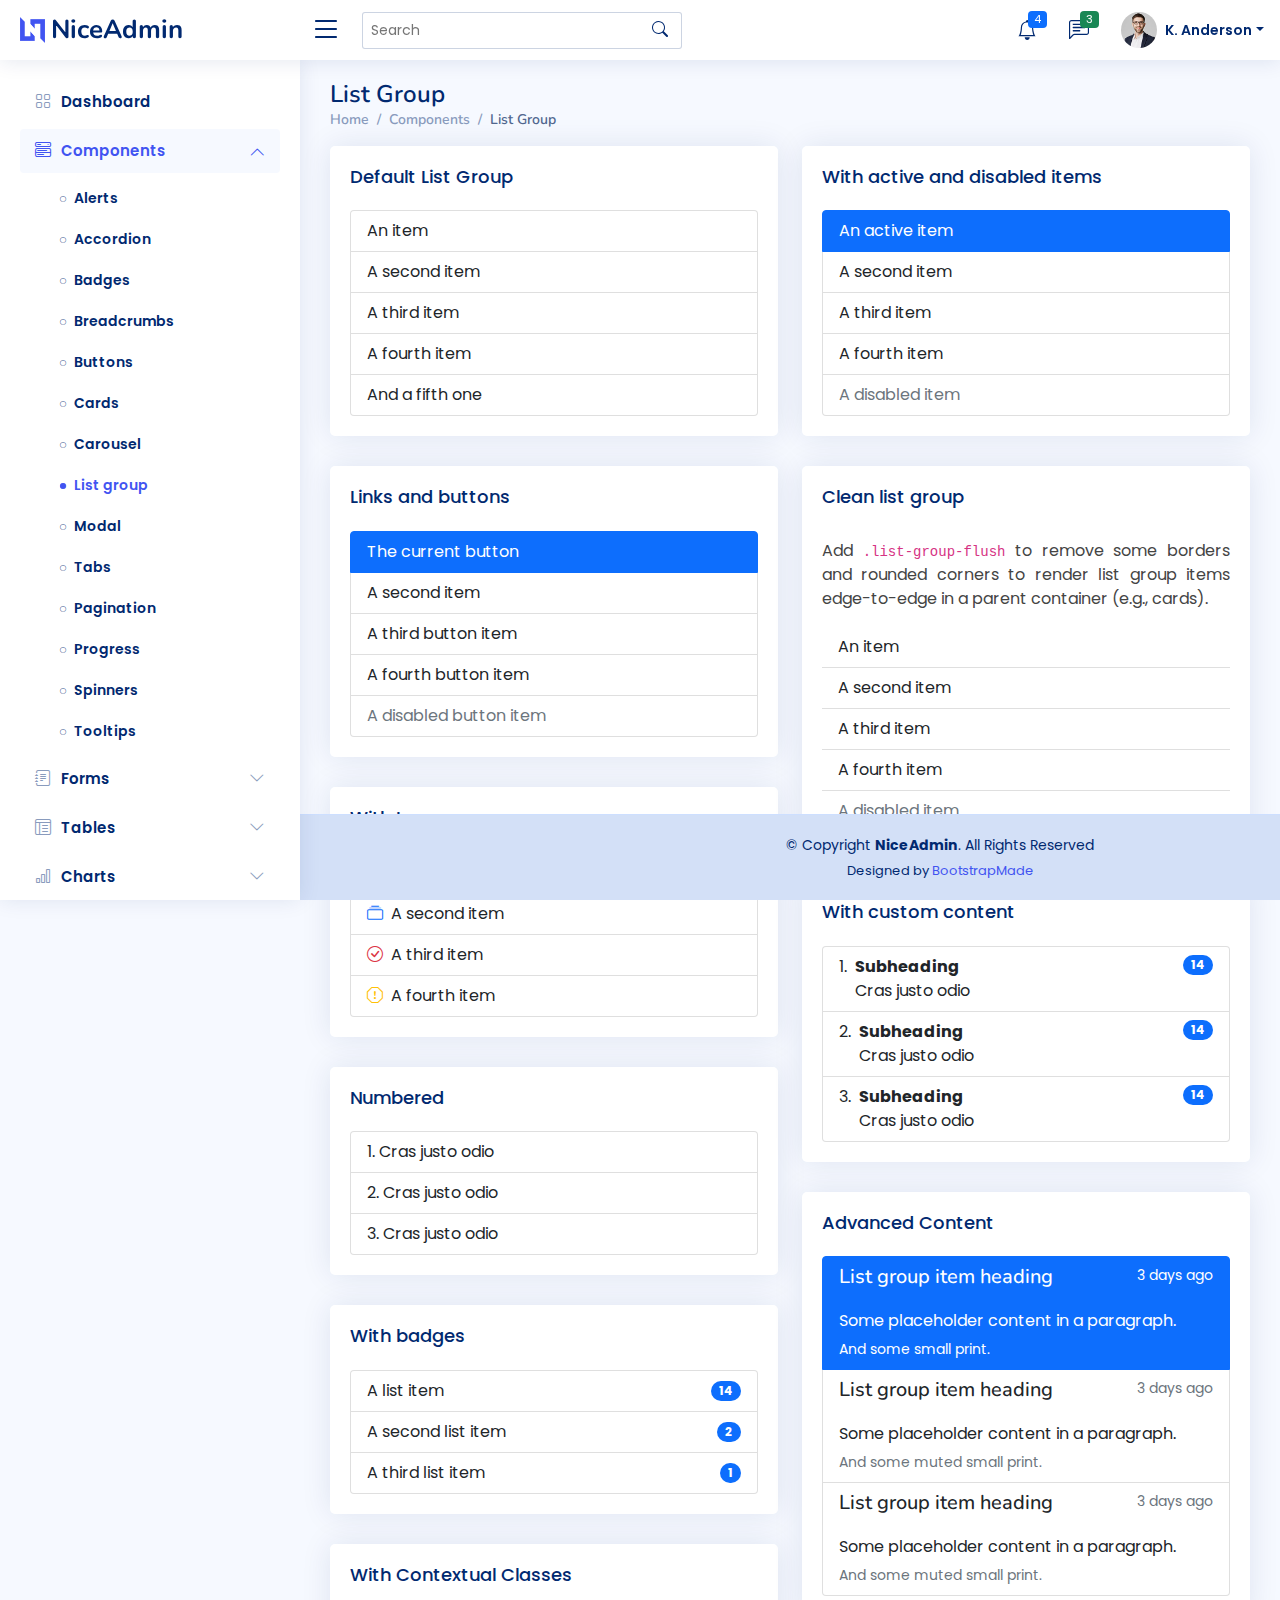
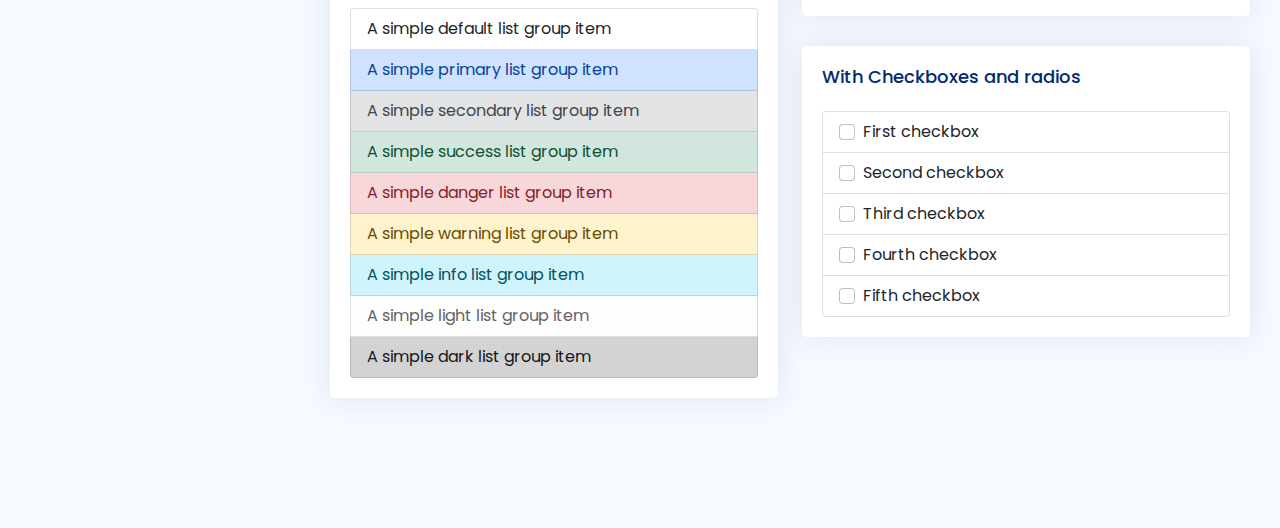
<file: components-list-group.html>
<!DOCTYPE html>
<html lang="en">

<head>
  <meta charset="utf-8">
  <meta content="width=device-width, initial-scale=1.0" name="viewport">

  <title>Components / List Group - NiceAdmin Bootstrap Template</title>
  <meta content="" name="description">
  <meta content="" name="keywords">

  <!-- Favicons -->
  <link href="assets/img/favicon.png" rel="icon">
  <link href="assets/img/apple-touch-icon.png" rel="apple-touch-icon">

  <!-- Google Fonts -->
  <link href="https://fonts.gstatic.com" rel="preconnect">
  <link href="https://fonts.googleapis.com/css?family=Open+Sans:300,300i,400,400i,600,600i,700,700i|Nunito:300,300i,400,400i,600,600i,700,700i|Poppins:300,300i,400,400i,500,500i,600,600i,700,700i" rel="stylesheet">

  <!-- Vendor CSS Files -->
  <link href="assets/vendor/bootstrap/css/bootstrap.min.css" rel="stylesheet">
  <link href="assets/vendor/bootstrap-icons/bootstrap-icons.css" rel="stylesheet">
  <link href="assets/vendor/boxicons/css/boxicons.min.css" rel="stylesheet">
  <link href="assets/vendor/quill/quill.snow.css" rel="stylesheet">
  <link href="assets/vendor/quill/quill.bubble.css" rel="stylesheet">
  <link href="assets/vendor/remixicon/remixicon.css" rel="stylesheet">
  <link href="assets/vendor/simple-datatables/style.css" rel="stylesheet">

  <!-- Template Main CSS File -->
  <link href="assets/css/style.css" rel="stylesheet">

  <!-- =======================================================
  * Template Name: NiceAdmin - v2.2.2
  * Template URL: https://bootstrapmade.com/nice-admin-bootstrap-admin-html-template/
  * Author: BootstrapMade.com
  * License: https://bootstrapmade.com/license/
  ======================================================== -->
</head>

<body>

  <!-- ======= Header ======= -->
  <header id="header" class="header fixed-top d-flex align-items-center">

    <div class="d-flex align-items-center justify-content-between">
      <a href="index.html" class="logo d-flex align-items-center">
        <img src="assets/img/logo.png" alt="">
        <span class="d-none d-lg-block">NiceAdmin</span>
      </a>
      <i class="bi bi-list toggle-sidebar-btn"></i>
    </div><!-- End Logo -->

    <div class="search-bar">
      <form class="search-form d-flex align-items-center" method="POST" action="#">
        <input type="text" name="query" placeholder="Search" title="Enter search keyword">
        <button type="submit" title="Search"><i class="bi bi-search"></i></button>
      </form>
    </div><!-- End Search Bar -->

    <nav class="header-nav ms-auto">
      <ul class="d-flex align-items-center">

        <li class="nav-item d-block d-lg-none">
          <a class="nav-link nav-icon search-bar-toggle " href="#">
            <i class="bi bi-search"></i>
          </a>
        </li><!-- End Search Icon-->

        <li class="nav-item dropdown">

          <a class="nav-link nav-icon" href="#" data-bs-toggle="dropdown">
            <i class="bi bi-bell"></i>
            <span class="badge bg-primary badge-number">4</span>
          </a><!-- End Notification Icon -->

          <ul class="dropdown-menu dropdown-menu-end dropdown-menu-arrow notifications">
            <li class="dropdown-header">
              You have 4 new notifications
              <a href="#"><span class="badge rounded-pill bg-primary p-2 ms-2">View all</span></a>
            </li>
            <li>
              <hr class="dropdown-divider">
            </li>

            <li class="notification-item">
              <i class="bi bi-exclamation-circle text-warning"></i>
              <div>
                <h4>Lorem Ipsum</h4>
                <p>Quae dolorem earum veritatis oditseno</p>
                <p>30 min. ago</p>
              </div>
            </li>

            <li>
              <hr class="dropdown-divider">
            </li>

            <li class="notification-item">
              <i class="bi bi-x-circle text-danger"></i>
              <div>
                <h4>Atque rerum nesciunt</h4>
                <p>Quae dolorem earum veritatis oditseno</p>
                <p>1 hr. ago</p>
              </div>
            </li>

            <li>
              <hr class="dropdown-divider">
            </li>

            <li class="notification-item">
              <i class="bi bi-check-circle text-success"></i>
              <div>
                <h4>Sit rerum fuga</h4>
                <p>Quae dolorem earum veritatis oditseno</p>
                <p>2 hrs. ago</p>
              </div>
            </li>

            <li>
              <hr class="dropdown-divider">
            </li>

            <li class="notification-item">
              <i class="bi bi-info-circle text-primary"></i>
              <div>
                <h4>Dicta reprehenderit</h4>
                <p>Quae dolorem earum veritatis oditseno</p>
                <p>4 hrs. ago</p>
              </div>
            </li>

            <li>
              <hr class="dropdown-divider">
            </li>
            <li class="dropdown-footer">
              <a href="#">Show all notifications</a>
            </li>

          </ul><!-- End Notification Dropdown Items -->

        </li><!-- End Notification Nav -->

        <li class="nav-item dropdown">

          <a class="nav-link nav-icon" href="#" data-bs-toggle="dropdown">
            <i class="bi bi-chat-left-text"></i>
            <span class="badge bg-success badge-number">3</span>
          </a><!-- End Messages Icon -->

          <ul class="dropdown-menu dropdown-menu-end dropdown-menu-arrow messages">
            <li class="dropdown-header">
              You have 3 new messages
              <a href="#"><span class="badge rounded-pill bg-primary p-2 ms-2">View all</span></a>
            </li>
            <li>
              <hr class="dropdown-divider">
            </li>

            <li class="message-item">
              <a href="#">
                <img src="assets/img/messages-1.jpg" alt="" class="rounded-circle">
                <div>
                  <h4>Maria Hudson</h4>
                  <p>Velit asperiores et ducimus soluta repudiandae labore officia est ut...</p>
                  <p>4 hrs. ago</p>
                </div>
              </a>
            </li>
            <li>
              <hr class="dropdown-divider">
            </li>

            <li class="message-item">
              <a href="#">
                <img src="assets/img/messages-2.jpg" alt="" class="rounded-circle">
                <div>
                  <h4>Anna Nelson</h4>
                  <p>Velit asperiores et ducimus soluta repudiandae labore officia est ut...</p>
                  <p>6 hrs. ago</p>
                </div>
              </a>
            </li>
            <li>
              <hr class="dropdown-divider">
            </li>

            <li class="message-item">
              <a href="#">
                <img src="assets/img/messages-3.jpg" alt="" class="rounded-circle">
                <div>
                  <h4>David Muldon</h4>
                  <p>Velit asperiores et ducimus soluta repudiandae labore officia est ut...</p>
                  <p>8 hrs. ago</p>
                </div>
              </a>
            </li>
            <li>
              <hr class="dropdown-divider">
            </li>

            <li class="dropdown-footer">
              <a href="#">Show all messages</a>
            </li>

          </ul><!-- End Messages Dropdown Items -->

        </li><!-- End Messages Nav -->

        <li class="nav-item dropdown pe-3">

          <a class="nav-link nav-profile d-flex align-items-center pe-0" href="#" data-bs-toggle="dropdown">
            <img src="assets/img/profile-img.jpg" alt="Profile" class="rounded-circle">
            <span class="d-none d-md-block dropdown-toggle ps-2">K. Anderson</span>
          </a><!-- End Profile Iamge Icon -->

          <ul class="dropdown-menu dropdown-menu-end dropdown-menu-arrow profile">
            <li class="dropdown-header">
              <h6>Kevin Anderson</h6>
              <span>Web Designer</span>
            </li>
            <li>
              <hr class="dropdown-divider">
            </li>

            <li>
              <a class="dropdown-item d-flex align-items-center" href="users-profile.html">
                <i class="bi bi-person"></i>
                <span>My Profile</span>
              </a>
            </li>
            <li>
              <hr class="dropdown-divider">
            </li>

            <li>
              <a class="dropdown-item d-flex align-items-center" href="users-profile.html">
                <i class="bi bi-gear"></i>
                <span>Account Settings</span>
              </a>
            </li>
            <li>
              <hr class="dropdown-divider">
            </li>

            <li>
              <a class="dropdown-item d-flex align-items-center" href="pages-faq.html">
                <i class="bi bi-question-circle"></i>
                <span>Need Help?</span>
              </a>
            </li>
            <li>
              <hr class="dropdown-divider">
            </li>

            <li>
              <a class="dropdown-item d-flex align-items-center" href="#">
                <i class="bi bi-box-arrow-right"></i>
                <span>Sign Out</span>
              </a>
            </li>

          </ul><!-- End Profile Dropdown Items -->
        </li><!-- End Profile Nav -->

      </ul>
    </nav><!-- End Icons Navigation -->

  </header><!-- End Header -->

  <!-- ======= Sidebar ======= -->
  <aside id="sidebar" class="sidebar">

    <ul class="sidebar-nav" id="sidebar-nav">

      <li class="nav-item">
        <a class="nav-link collapsed" href="index.html">
          <i class="bi bi-grid"></i>
          <span>Dashboard</span>
        </a>
      </li><!-- End Dashboard Nav -->

      <li class="nav-item">
        <a class="nav-link " data-bs-target="#components-nav" data-bs-toggle="collapse" href="#">
          <i class="bi bi-menu-button-wide"></i><span>Components</span><i class="bi bi-chevron-down ms-auto"></i>
        </a>
        <ul id="components-nav" class="nav-content collapse show" data-bs-parent="#sidebar-nav">
          <li>
            <a href="components-alerts.html">
              <i class="bi bi-circle"></i><span>Alerts</span>
            </a>
          </li>
          <li>
            <a href="components-accordion.html">
              <i class="bi bi-circle"></i><span>Accordion</span>
            </a>
          </li>
          <li>
            <a href="components-badges.html">
              <i class="bi bi-circle"></i><span>Badges</span>
            </a>
          </li>
          <li>
            <a href="components-breadcrumbs.html">
              <i class="bi bi-circle"></i><span>Breadcrumbs</span>
            </a>
          </li>
          <li>
            <a href="components-buttons.html">
              <i class="bi bi-circle"></i><span>Buttons</span>
            </a>
          </li>
          <li>
            <a href="components-cards.html">
              <i class="bi bi-circle"></i><span>Cards</span>
            </a>
          </li>
          <li>
            <a href="components-carousel.html">
              <i class="bi bi-circle"></i><span>Carousel</span>
            </a>
          </li>
          <li>
            <a href="components-list-group.html" class="active">
              <i class="bi bi-circle"></i><span>List group</span>
            </a>
          </li>
          <li>
            <a href="components-modal.html">
              <i class="bi bi-circle"></i><span>Modal</span>
            </a>
          </li>
          <li>
            <a href="components-tabs.html">
              <i class="bi bi-circle"></i><span>Tabs</span>
            </a>
          </li>
          <li>
            <a href="components-pagination.html">
              <i class="bi bi-circle"></i><span>Pagination</span>
            </a>
          </li>
          <li>
            <a href="components-progress.html">
              <i class="bi bi-circle"></i><span>Progress</span>
            </a>
          </li>
          <li>
            <a href="components-spinners.html">
              <i class="bi bi-circle"></i><span>Spinners</span>
            </a>
          </li>
          <li>
            <a href="components-tooltips.html">
              <i class="bi bi-circle"></i><span>Tooltips</span>
            </a>
          </li>
        </ul>
      </li><!-- End Components Nav -->

      <li class="nav-item">
        <a class="nav-link collapsed" data-bs-target="#forms-nav" data-bs-toggle="collapse" href="#">
          <i class="bi bi-journal-text"></i><span>Forms</span><i class="bi bi-chevron-down ms-auto"></i>
        </a>
        <ul id="forms-nav" class="nav-content collapse " data-bs-parent="#sidebar-nav">
          <li>
            <a href="forms-elements.html">
              <i class="bi bi-circle"></i><span>Form Elements</span>
            </a>
          </li>
          <li>
            <a href="forms-layouts.html">
              <i class="bi bi-circle"></i><span>Form Layouts</span>
            </a>
          </li>
          <li>
            <a href="forms-editors.html">
              <i class="bi bi-circle"></i><span>Form Editors</span>
            </a>
          </li>
          <li>
            <a href="forms-validation.html">
              <i class="bi bi-circle"></i><span>Form Validation</span>
            </a>
          </li>
        </ul>
      </li><!-- End Forms Nav -->

      <li class="nav-item">
        <a class="nav-link collapsed" data-bs-target="#tables-nav" data-bs-toggle="collapse" href="#">
          <i class="bi bi-layout-text-window-reverse"></i><span>Tables</span><i class="bi bi-chevron-down ms-auto"></i>
        </a>
        <ul id="tables-nav" class="nav-content collapse " data-bs-parent="#sidebar-nav">
          <li>
            <a href="tables-general.html">
              <i class="bi bi-circle"></i><span>General Tables</span>
            </a>
          </li>
          <li>
            <a href="tables-data.html">
              <i class="bi bi-circle"></i><span>Data Tables</span>
            </a>
          </li>
        </ul>
      </li><!-- End Tables Nav -->

      <li class="nav-item">
        <a class="nav-link collapsed" data-bs-target="#charts-nav" data-bs-toggle="collapse" href="#">
          <i class="bi bi-bar-chart"></i><span>Charts</span><i class="bi bi-chevron-down ms-auto"></i>
        </a>
        <ul id="charts-nav" class="nav-content collapse " data-bs-parent="#sidebar-nav">
          <li>
            <a href="charts-chartjs.html">
              <i class="bi bi-circle"></i><span>Chart.js</span>
            </a>
          </li>
          <li>
            <a href="charts-apexcharts.html">
              <i class="bi bi-circle"></i><span>ApexCharts</span>
            </a>
          </li>
          <li>
            <a href="charts-echarts.html">
              <i class="bi bi-circle"></i><span>ECharts</span>
            </a>
          </li>
        </ul>
      </li><!-- End Charts Nav -->

      <li class="nav-item">
        <a class="nav-link collapsed" data-bs-target="#icons-nav" data-bs-toggle="collapse" href="#">
          <i class="bi bi-gem"></i><span>Icons</span><i class="bi bi-chevron-down ms-auto"></i>
        </a>
        <ul id="icons-nav" class="nav-content collapse " data-bs-parent="#sidebar-nav">
          <li>
            <a href="icons-bootstrap.html">
              <i class="bi bi-circle"></i><span>Bootstrap Icons</span>
            </a>
          </li>
          <li>
            <a href="icons-remix.html">
              <i class="bi bi-circle"></i><span>Remix Icons</span>
            </a>
          </li>
          <li>
            <a href="icons-boxicons.html">
              <i class="bi bi-circle"></i><span>Boxicons</span>
            </a>
          </li>
        </ul>
      </li><!-- End Icons Nav -->

      <li class="nav-heading">Pages</li>

      <li class="nav-item">
        <a class="nav-link collapsed" href="users-profile.html">
          <i class="bi bi-person"></i>
          <span>Profile</span>
        </a>
      </li><!-- End Profile Page Nav -->

      <li class="nav-item">
        <a class="nav-link collapsed" href="pages-faq.html">
          <i class="bi bi-question-circle"></i>
          <span>F.A.Q</span>
        </a>
      </li><!-- End F.A.Q Page Nav -->

      <li class="nav-item">
        <a class="nav-link collapsed" href="pages-contact.html">
          <i class="bi bi-envelope"></i>
          <span>Contact</span>
        </a>
      </li><!-- End Contact Page Nav -->

      <li class="nav-item">
        <a class="nav-link collapsed" href="pages-register.html">
          <i class="bi bi-card-list"></i>
          <span>Register</span>
        </a>
      </li><!-- End Register Page Nav -->

      <li class="nav-item">
        <a class="nav-link collapsed" href="pages-login.html">
          <i class="bi bi-box-arrow-in-right"></i>
          <span>Login</span>
        </a>
      </li><!-- End Login Page Nav -->

      <li class="nav-item">
        <a class="nav-link collapsed" href="pages-error-404.html">
          <i class="bi bi-dash-circle"></i>
          <span>Error 404</span>
        </a>
      </li><!-- End Error 404 Page Nav -->

      <li class="nav-item">
        <a class="nav-link collapsed" href="pages-blank.html">
          <i class="bi bi-file-earmark"></i>
          <span>Blank</span>
        </a>
      </li><!-- End Blank Page Nav -->

    </ul>

  </aside><!-- End Sidebar-->

  <main id="main" class="main">

    <div class="pagetitle">
      <h1>List Group</h1>
      <nav>
        <ol class="breadcrumb">
          <li class="breadcrumb-item"><a href="index.html">Home</a></li>
          <li class="breadcrumb-item">Components</li>
          <li class="breadcrumb-item active">List Group</li>
        </ol>
      </nav>
    </div><!-- End Page Title -->

    <section class="section">
      <div class="row">
        <div class="col-lg-6">

          <div class="card">
            <div class="card-body">
              <h5 class="card-title">Default List Group</h5>

              <!-- Default List group -->
              <ul class="list-group">
                <li class="list-group-item">An item</li>
                <li class="list-group-item">A second item</li>
                <li class="list-group-item">A third item</li>
                <li class="list-group-item">A fourth item</li>
                <li class="list-group-item">And a fifth one</li>
              </ul><!-- End Default List group -->

            </div>
          </div>

          <div class="card">
            <div class="card-body">
              <h5 class="card-title">Links and buttons</h5>

              <!-- List group with Links and buttons -->
              <div class="list-group">
                <button type="button" class="list-group-item list-group-item-action active" aria-current="true">
                  The current button
                </button>
                <button type="button" class="list-group-item list-group-item-action">A second item</button>
                <button type="button" class="list-group-item list-group-item-action">A third button item</button>
                <button type="button" class="list-group-item list-group-item-action">A fourth button item</button>
                <button type="button" class="list-group-item list-group-item-action" disabled>A disabled button item</button>
              </div><!-- End List group with Links and buttons -->

            </div>
          </div>

          <div class="card">
            <div class="card-body">
              <h5 class="card-title">With Icons</h5>

              <!-- List group With Icons -->
              <ul class="list-group">
                <li class="list-group-item"><i class="bi bi-star me-1 text-success"></i> An item</li>
                <li class="list-group-item"><i class="bi bi-collection me-1 text-primary"></i> A second item</li>
                <li class="list-group-item"><i class="bi bi-check-circle me-1 text-danger"></i> A third item</li>
                <li class="list-group-item"><i class="bi bi-exclamation-octagon me-1 text-warning"></i> A fourth item</li>
              </ul><!-- End List group With Icons -->

            </div>
          </div>

          <div class="card">
            <div class="card-body">
              <h5 class="card-title">Numbered</h5>

              <!-- List group Numbered -->
              <ol class="list-group list-group-numbered">
                <li class="list-group-item">Cras justo odio</li>
                <li class="list-group-item">Cras justo odio</li>
                <li class="list-group-item">Cras justo odio</li>
              </ol><!-- End List group Numbered -->

            </div>
          </div>

          <div class="card">
            <div class="card-body">
              <h5 class="card-title">With badges</h5>

              <!-- List group With badges -->
              <ul class="list-group">
                <li class="list-group-item d-flex justify-content-between align-items-center">
                  A list item
                  <span class="badge bg-primary rounded-pill">14</span>
                </li>
                <li class="list-group-item d-flex justify-content-between align-items-center">
                  A second list item
                  <span class="badge bg-primary rounded-pill">2</span>
                </li>
                <li class="list-group-item d-flex justify-content-between align-items-center">
                  A third list item
                  <span class="badge bg-primary rounded-pill">1</span>
                </li>
              </ul><!-- End List With badges -->

            </div>
          </div>

          <div class="card">
            <div class="card-body">
              <h5 class="card-title">With Contextual Classes</h5>

              <!-- List group With Contextual classes -->
              <ul class="list-group">
                <li class="list-group-item">A simple default list group item</li>

                <li class="list-group-item list-group-item-primary">A simple primary list group item</li>
                <li class="list-group-item list-group-item-secondary">A simple secondary list group item</li>
                <li class="list-group-item list-group-item-success">A simple success list group item</li>
                <li class="list-group-item list-group-item-danger">A simple danger list group item</li>
                <li class="list-group-item list-group-item-warning">A simple warning list group item</li>
                <li class="list-group-item list-group-item-info">A simple info list group item</li>
                <li class="list-group-item list-group-item-light">A simple light list group item</li>
                <li class="list-group-item list-group-item-dark">A simple dark list group item</li>
              </ul><!-- End List Group With Contextual classes -->

            </div>
          </div>

        </div>

        <div class="col-lg-6">

          <div class="card">
            <div class="card-body">
              <h5 class="card-title">With active and disabled items</h5>

              <!-- List group with active and disabled items -->
              <ul class="list-group">
                <li class="list-group-item active" aria-current="true">An active item</li>
                <li class="list-group-item">A second item</li>
                <li class="list-group-item">A third item</li>
                <li class="list-group-item">A fourth item</li>
                <li class="list-group-item disabled" aria-disabled="true">A disabled item</li>
              </ul><!-- End ist group with active and disabled items -->

            </div>
          </div>

          <div class="card">
            <div class="card-body">
              <h5 class="card-title">Clean list group</h5>
              <p>Add <code>.list-group-flush</code> to remove some borders and rounded corners to render list group items edge-to-edge in a parent container (e.g., cards).</p>

              <!-- List group with active and disabled items -->
              <ul class="list-group list-group-flush">
                <li class="list-group-item">An item</li>
                <li class="list-group-item">A second item</li>
                <li class="list-group-item">A third item</li>
                <li class="list-group-item">A fourth item</li>
                <li class="list-group-item disabled" aria-disabled="true">A disabled item</li>
              </ul><!-- End Clean list group -->

            </div>
          </div>

          <div class="card">
            <div class="card-body">
              <h5 class="card-title">With custom content</h5>

              <!-- List group with custom content -->
              <ol class="list-group list-group-numbered">
                <li class="list-group-item d-flex justify-content-between align-items-start">
                  <div class="ms-2 me-auto">
                    <div class="fw-bold">Subheading</div>
                    Cras justo odio
                  </div>
                  <span class="badge bg-primary rounded-pill">14</span>
                </li>
                <li class="list-group-item d-flex justify-content-between align-items-start">
                  <div class="ms-2 me-auto">
                    <div class="fw-bold">Subheading</div>
                    Cras justo odio
                  </div>
                  <span class="badge bg-primary rounded-pill">14</span>
                </li>
                <li class="list-group-item d-flex justify-content-between align-items-start">
                  <div class="ms-2 me-auto">
                    <div class="fw-bold">Subheading</div>
                    Cras justo odio
                  </div>
                  <span class="badge bg-primary rounded-pill">14</span>
                </li>
              </ol><!-- End with custom content -->

            </div>
          </div>

          <div class="card">
            <div class="card-body">
              <h5 class="card-title">Advanced Content</h5>

              <!-- List group with Advanced Contents -->
              <div class="list-group">
                <a href="#" class="list-group-item list-group-item-action active" aria-current="true">
                  <div class="d-flex w-100 justify-content-between">
                    <h5 class="mb-1">List group item heading</h5>
                    <small>3 days ago</small>
                  </div>
                  <p class="mb-1">Some placeholder content in a paragraph.</p>
                  <small>And some small print.</small>
                </a>
                <a href="#" class="list-group-item list-group-item-action">
                  <div class="d-flex w-100 justify-content-between">
                    <h5 class="mb-1">List group item heading</h5>
                    <small class="text-muted">3 days ago</small>
                  </div>
                  <p class="mb-1">Some placeholder content in a paragraph.</p>
                  <small class="text-muted">And some muted small print.</small>
                </a>
                <a href="#" class="list-group-item list-group-item-action">
                  <div class="d-flex w-100 justify-content-between">
                    <h5 class="mb-1">List group item heading</h5>
                    <small class="text-muted">3 days ago</small>
                  </div>
                  <p class="mb-1">Some placeholder content in a paragraph.</p>
                  <small class="text-muted">And some muted small print.</small>
                </a>
              </div><!-- End List group Advanced Content -->

            </div>
          </div>

          <div class="card">
            <div class="card-body">
              <h5 class="card-title">With Checkboxes and radios</h5>

              <!-- List group With Checkboxes and radios -->
              <ul class="list-group">
                <li class="list-group-item">
                  <input class="form-check-input me-1" type="checkbox" value="" aria-label="...">
                  First checkbox
                </li>
                <li class="list-group-item">
                  <input class="form-check-input me-1" type="checkbox" value="" aria-label="...">
                  Second checkbox
                </li>
                <li class="list-group-item">
                  <input class="form-check-input me-1" type="checkbox" value="" aria-label="...">
                  Third checkbox
                </li>
                <li class="list-group-item">
                  <input class="form-check-input me-1" type="checkbox" value="" aria-label="...">
                  Fourth checkbox
                </li>
                <li class="list-group-item">
                  <input class="form-check-input me-1" type="checkbox" value="" aria-label="...">
                  Fifth checkbox
                </li>
              </ul><!-- End List Checkboxes and radios -->

            </div>
          </div>

        </div>

      </div>
    </section>

  </main><!-- End #main -->

  <!-- ======= Footer ======= -->
  <footer id="footer" class="footer">
    <div class="copyright">
      &copy; Copyright <strong><span>NiceAdmin</span></strong>. All Rights Reserved
    </div>
    <div class="credits">
      <!-- All the links in the footer should remain intact. -->
      <!-- You can delete the links only if you purchased the pro version. -->
      <!-- Licensing information: https://bootstrapmade.com/license/ -->
      <!-- Purchase the pro version with working PHP/AJAX contact form: https://bootstrapmade.com/nice-admin-bootstrap-admin-html-template/ -->
      Designed by <a href="https://bootstrapmade.com/">BootstrapMade</a>
    </div>
  </footer><!-- End Footer -->

  <a href="#" class="back-to-top d-flex align-items-center justify-content-center"><i class="bi bi-arrow-up-short"></i></a>

  <!-- Vendor JS Files -->
  <script src="assets/vendor/apexcharts/apexcharts.min.js"></script>
  <script src="assets/vendor/bootstrap/js/bootstrap.bundle.min.js"></script>
  <script src="assets/vendor/chart.js/chart.min.js"></script>
  <script src="assets/vendor/echarts/echarts.min.js"></script>
  <script src="assets/vendor/quill/quill.min.js"></script>
  <script src="assets/vendor/simple-datatables/simple-datatables.js"></script>
  <script src="assets/vendor/tinymce/tinymce.min.js"></script>
  <script src="assets/vendor/php-email-form/validate.js"></script>

  <!-- Template Main JS File -->
  <script src="assets/js/main.js"></script>

</body>

</html>
</file>
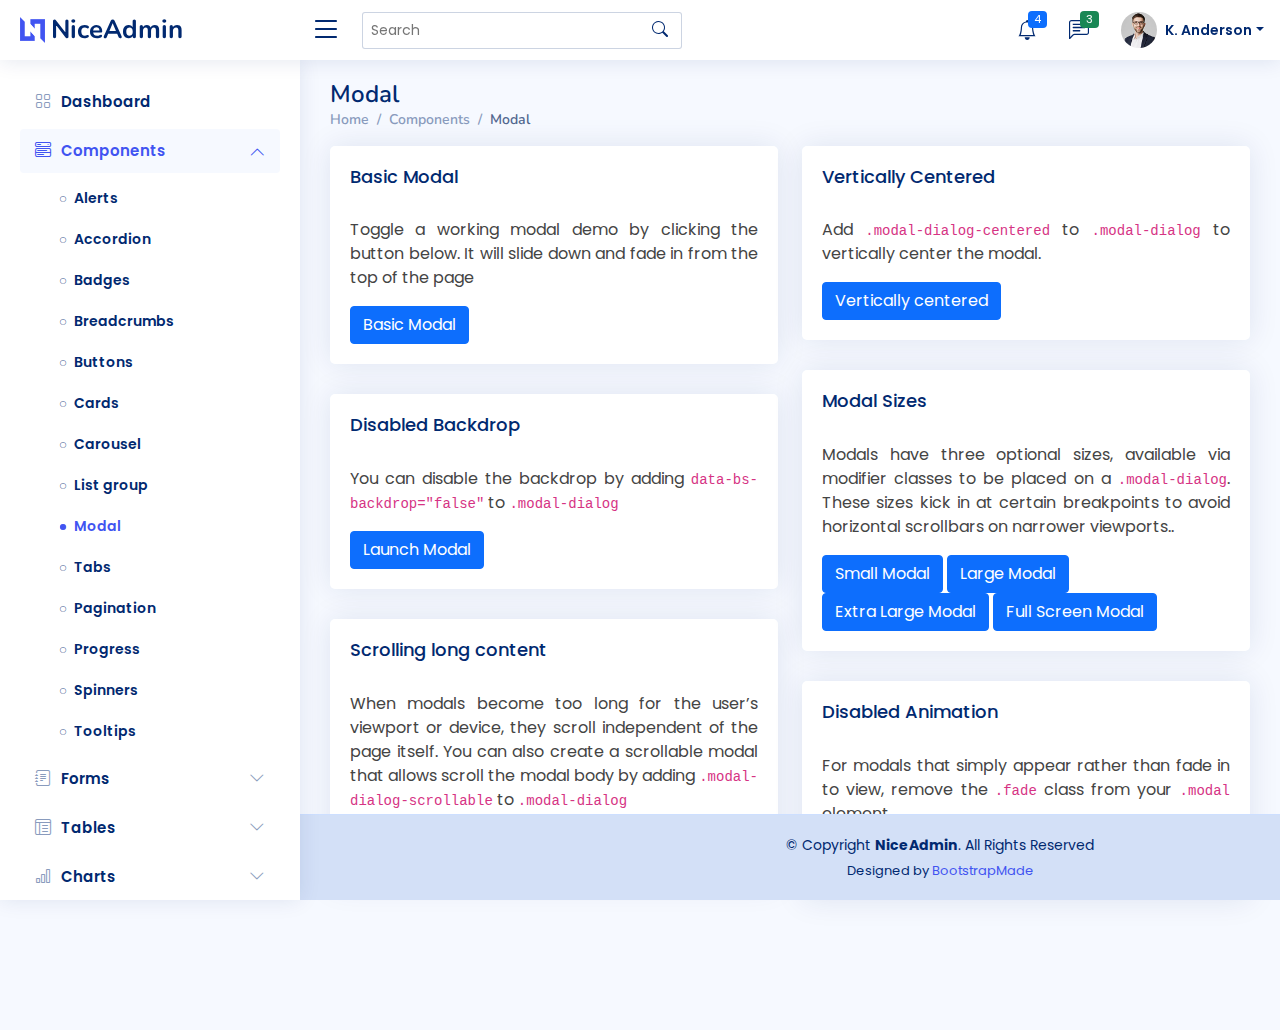
<file: components-modal.html>
<!DOCTYPE html>
<html lang="en">

<head>
  <meta charset="utf-8">
  <meta content="width=device-width, initial-scale=1.0" name="viewport">

  <title>Components / Modal - NiceAdmin Bootstrap Template</title>
  <meta content="" name="description">
  <meta content="" name="keywords">

  <!-- Favicons -->
  <link href="assets/img/favicon.png" rel="icon">
  <link href="assets/img/apple-touch-icon.png" rel="apple-touch-icon">

  <!-- Google Fonts -->
  <link href="https://fonts.gstatic.com" rel="preconnect">
  <link href="https://fonts.googleapis.com/css?family=Open+Sans:300,300i,400,400i,600,600i,700,700i|Nunito:300,300i,400,400i,600,600i,700,700i|Poppins:300,300i,400,400i,500,500i,600,600i,700,700i" rel="stylesheet">

  <!-- Vendor CSS Files -->
  <link href="assets/vendor/bootstrap/css/bootstrap.min.css" rel="stylesheet">
  <link href="assets/vendor/bootstrap-icons/bootstrap-icons.css" rel="stylesheet">
  <link href="assets/vendor/boxicons/css/boxicons.min.css" rel="stylesheet">
  <link href="assets/vendor/quill/quill.snow.css" rel="stylesheet">
  <link href="assets/vendor/quill/quill.bubble.css" rel="stylesheet">
  <link href="assets/vendor/remixicon/remixicon.css" rel="stylesheet">
  <link href="assets/vendor/simple-datatables/style.css" rel="stylesheet">

  <!-- Template Main CSS File -->
  <link href="assets/css/style.css" rel="stylesheet">

  <!-- =======================================================
  * Template Name: NiceAdmin - v2.2.2
  * Template URL: https://bootstrapmade.com/nice-admin-bootstrap-admin-html-template/
  * Author: BootstrapMade.com
  * License: https://bootstrapmade.com/license/
  ======================================================== -->
</head>

<body>

  <!-- ======= Header ======= -->
  <header id="header" class="header fixed-top d-flex align-items-center">

    <div class="d-flex align-items-center justify-content-between">
      <a href="index.html" class="logo d-flex align-items-center">
        <img src="assets/img/logo.png" alt="">
        <span class="d-none d-lg-block">NiceAdmin</span>
      </a>
      <i class="bi bi-list toggle-sidebar-btn"></i>
    </div><!-- End Logo -->

    <div class="search-bar">
      <form class="search-form d-flex align-items-center" method="POST" action="#">
        <input type="text" name="query" placeholder="Search" title="Enter search keyword">
        <button type="submit" title="Search"><i class="bi bi-search"></i></button>
      </form>
    </div><!-- End Search Bar -->

    <nav class="header-nav ms-auto">
      <ul class="d-flex align-items-center">

        <li class="nav-item d-block d-lg-none">
          <a class="nav-link nav-icon search-bar-toggle " href="#">
            <i class="bi bi-search"></i>
          </a>
        </li><!-- End Search Icon-->

        <li class="nav-item dropdown">

          <a class="nav-link nav-icon" href="#" data-bs-toggle="dropdown">
            <i class="bi bi-bell"></i>
            <span class="badge bg-primary badge-number">4</span>
          </a><!-- End Notification Icon -->

          <ul class="dropdown-menu dropdown-menu-end dropdown-menu-arrow notifications">
            <li class="dropdown-header">
              You have 4 new notifications
              <a href="#"><span class="badge rounded-pill bg-primary p-2 ms-2">View all</span></a>
            </li>
            <li>
              <hr class="dropdown-divider">
            </li>

            <li class="notification-item">
              <i class="bi bi-exclamation-circle text-warning"></i>
              <div>
                <h4>Lorem Ipsum</h4>
                <p>Quae dolorem earum veritatis oditseno</p>
                <p>30 min. ago</p>
              </div>
            </li>

            <li>
              <hr class="dropdown-divider">
            </li>

            <li class="notification-item">
              <i class="bi bi-x-circle text-danger"></i>
              <div>
                <h4>Atque rerum nesciunt</h4>
                <p>Quae dolorem earum veritatis oditseno</p>
                <p>1 hr. ago</p>
              </div>
            </li>

            <li>
              <hr class="dropdown-divider">
            </li>

            <li class="notification-item">
              <i class="bi bi-check-circle text-success"></i>
              <div>
                <h4>Sit rerum fuga</h4>
                <p>Quae dolorem earum veritatis oditseno</p>
                <p>2 hrs. ago</p>
              </div>
            </li>

            <li>
              <hr class="dropdown-divider">
            </li>

            <li class="notification-item">
              <i class="bi bi-info-circle text-primary"></i>
              <div>
                <h4>Dicta reprehenderit</h4>
                <p>Quae dolorem earum veritatis oditseno</p>
                <p>4 hrs. ago</p>
              </div>
            </li>

            <li>
              <hr class="dropdown-divider">
            </li>
            <li class="dropdown-footer">
              <a href="#">Show all notifications</a>
            </li>

          </ul><!-- End Notification Dropdown Items -->

        </li><!-- End Notification Nav -->

        <li class="nav-item dropdown">

          <a class="nav-link nav-icon" href="#" data-bs-toggle="dropdown">
            <i class="bi bi-chat-left-text"></i>
            <span class="badge bg-success badge-number">3</span>
          </a><!-- End Messages Icon -->

          <ul class="dropdown-menu dropdown-menu-end dropdown-menu-arrow messages">
            <li class="dropdown-header">
              You have 3 new messages
              <a href="#"><span class="badge rounded-pill bg-primary p-2 ms-2">View all</span></a>
            </li>
            <li>
              <hr class="dropdown-divider">
            </li>

            <li class="message-item">
              <a href="#">
                <img src="assets/img/messages-1.jpg" alt="" class="rounded-circle">
                <div>
                  <h4>Maria Hudson</h4>
                  <p>Velit asperiores et ducimus soluta repudiandae labore officia est ut...</p>
                  <p>4 hrs. ago</p>
                </div>
              </a>
            </li>
            <li>
              <hr class="dropdown-divider">
            </li>

            <li class="message-item">
              <a href="#">
                <img src="assets/img/messages-2.jpg" alt="" class="rounded-circle">
                <div>
                  <h4>Anna Nelson</h4>
                  <p>Velit asperiores et ducimus soluta repudiandae labore officia est ut...</p>
                  <p>6 hrs. ago</p>
                </div>
              </a>
            </li>
            <li>
              <hr class="dropdown-divider">
            </li>

            <li class="message-item">
              <a href="#">
                <img src="assets/img/messages-3.jpg" alt="" class="rounded-circle">
                <div>
                  <h4>David Muldon</h4>
                  <p>Velit asperiores et ducimus soluta repudiandae labore officia est ut...</p>
                  <p>8 hrs. ago</p>
                </div>
              </a>
            </li>
            <li>
              <hr class="dropdown-divider">
            </li>

            <li class="dropdown-footer">
              <a href="#">Show all messages</a>
            </li>

          </ul><!-- End Messages Dropdown Items -->

        </li><!-- End Messages Nav -->

        <li class="nav-item dropdown pe-3">

          <a class="nav-link nav-profile d-flex align-items-center pe-0" href="#" data-bs-toggle="dropdown">
            <img src="assets/img/profile-img.jpg" alt="Profile" class="rounded-circle">
            <span class="d-none d-md-block dropdown-toggle ps-2">K. Anderson</span>
          </a><!-- End Profile Iamge Icon -->

          <ul class="dropdown-menu dropdown-menu-end dropdown-menu-arrow profile">
            <li class="dropdown-header">
              <h6>Kevin Anderson</h6>
              <span>Web Designer</span>
            </li>
            <li>
              <hr class="dropdown-divider">
            </li>

            <li>
              <a class="dropdown-item d-flex align-items-center" href="users-profile.html">
                <i class="bi bi-person"></i>
                <span>My Profile</span>
              </a>
            </li>
            <li>
              <hr class="dropdown-divider">
            </li>

            <li>
              <a class="dropdown-item d-flex align-items-center" href="users-profile.html">
                <i class="bi bi-gear"></i>
                <span>Account Settings</span>
              </a>
            </li>
            <li>
              <hr class="dropdown-divider">
            </li>

            <li>
              <a class="dropdown-item d-flex align-items-center" href="pages-faq.html">
                <i class="bi bi-question-circle"></i>
                <span>Need Help?</span>
              </a>
            </li>
            <li>
              <hr class="dropdown-divider">
            </li>

            <li>
              <a class="dropdown-item d-flex align-items-center" href="#">
                <i class="bi bi-box-arrow-right"></i>
                <span>Sign Out</span>
              </a>
            </li>

          </ul><!-- End Profile Dropdown Items -->
        </li><!-- End Profile Nav -->

      </ul>
    </nav><!-- End Icons Navigation -->

  </header><!-- End Header -->

  <!-- ======= Sidebar ======= -->
  <aside id="sidebar" class="sidebar">

    <ul class="sidebar-nav" id="sidebar-nav">

      <li class="nav-item">
        <a class="nav-link collapsed" href="index.html">
          <i class="bi bi-grid"></i>
          <span>Dashboard</span>
        </a>
      </li><!-- End Dashboard Nav -->

      <li class="nav-item">
        <a class="nav-link " data-bs-target="#components-nav" data-bs-toggle="collapse" href="#">
          <i class="bi bi-menu-button-wide"></i><span>Components</span><i class="bi bi-chevron-down ms-auto"></i>
        </a>
        <ul id="components-nav" class="nav-content collapse show" data-bs-parent="#sidebar-nav">
          <li>
            <a href="components-alerts.html">
              <i class="bi bi-circle"></i><span>Alerts</span>
            </a>
          </li>
          <li>
            <a href="components-accordion.html">
              <i class="bi bi-circle"></i><span>Accordion</span>
            </a>
          </li>
          <li>
            <a href="components-badges.html">
              <i class="bi bi-circle"></i><span>Badges</span>
            </a>
          </li>
          <li>
            <a href="components-breadcrumbs.html">
              <i class="bi bi-circle"></i><span>Breadcrumbs</span>
            </a>
          </li>
          <li>
            <a href="components-buttons.html">
              <i class="bi bi-circle"></i><span>Buttons</span>
            </a>
          </li>
          <li>
            <a href="components-cards.html">
              <i class="bi bi-circle"></i><span>Cards</span>
            </a>
          </li>
          <li>
            <a href="components-carousel.html">
              <i class="bi bi-circle"></i><span>Carousel</span>
            </a>
          </li>
          <li>
            <a href="components-list-group.html">
              <i class="bi bi-circle"></i><span>List group</span>
            </a>
          </li>
          <li>
            <a href="components-modal.html" class="active">
              <i class="bi bi-circle"></i><span>Modal</span>
            </a>
          </li>
          <li>
            <a href="components-tabs.html">
              <i class="bi bi-circle"></i><span>Tabs</span>
            </a>
          </li>
          <li>
            <a href="components-pagination.html">
              <i class="bi bi-circle"></i><span>Pagination</span>
            </a>
          </li>
          <li>
            <a href="components-progress.html">
              <i class="bi bi-circle"></i><span>Progress</span>
            </a>
          </li>
          <li>
            <a href="components-spinners.html">
              <i class="bi bi-circle"></i><span>Spinners</span>
            </a>
          </li>
          <li>
            <a href="components-tooltips.html">
              <i class="bi bi-circle"></i><span>Tooltips</span>
            </a>
          </li>
        </ul>
      </li><!-- End Components Nav -->

      <li class="nav-item">
        <a class="nav-link collapsed" data-bs-target="#forms-nav" data-bs-toggle="collapse" href="#">
          <i class="bi bi-journal-text"></i><span>Forms</span><i class="bi bi-chevron-down ms-auto"></i>
        </a>
        <ul id="forms-nav" class="nav-content collapse " data-bs-parent="#sidebar-nav">
          <li>
            <a href="forms-elements.html">
              <i class="bi bi-circle"></i><span>Form Elements</span>
            </a>
          </li>
          <li>
            <a href="forms-layouts.html">
              <i class="bi bi-circle"></i><span>Form Layouts</span>
            </a>
          </li>
          <li>
            <a href="forms-editors.html">
              <i class="bi bi-circle"></i><span>Form Editors</span>
            </a>
          </li>
          <li>
            <a href="forms-validation.html">
              <i class="bi bi-circle"></i><span>Form Validation</span>
            </a>
          </li>
        </ul>
      </li><!-- End Forms Nav -->

      <li class="nav-item">
        <a class="nav-link collapsed" data-bs-target="#tables-nav" data-bs-toggle="collapse" href="#">
          <i class="bi bi-layout-text-window-reverse"></i><span>Tables</span><i class="bi bi-chevron-down ms-auto"></i>
        </a>
        <ul id="tables-nav" class="nav-content collapse " data-bs-parent="#sidebar-nav">
          <li>
            <a href="tables-general.html">
              <i class="bi bi-circle"></i><span>General Tables</span>
            </a>
          </li>
          <li>
            <a href="tables-data.html">
              <i class="bi bi-circle"></i><span>Data Tables</span>
            </a>
          </li>
        </ul>
      </li><!-- End Tables Nav -->

      <li class="nav-item">
        <a class="nav-link collapsed" data-bs-target="#charts-nav" data-bs-toggle="collapse" href="#">
          <i class="bi bi-bar-chart"></i><span>Charts</span><i class="bi bi-chevron-down ms-auto"></i>
        </a>
        <ul id="charts-nav" class="nav-content collapse " data-bs-parent="#sidebar-nav">
          <li>
            <a href="charts-chartjs.html">
              <i class="bi bi-circle"></i><span>Chart.js</span>
            </a>
          </li>
          <li>
            <a href="charts-apexcharts.html">
              <i class="bi bi-circle"></i><span>ApexCharts</span>
            </a>
          </li>
          <li>
            <a href="charts-echarts.html">
              <i class="bi bi-circle"></i><span>ECharts</span>
            </a>
          </li>
        </ul>
      </li><!-- End Charts Nav -->

      <li class="nav-item">
        <a class="nav-link collapsed" data-bs-target="#icons-nav" data-bs-toggle="collapse" href="#">
          <i class="bi bi-gem"></i><span>Icons</span><i class="bi bi-chevron-down ms-auto"></i>
        </a>
        <ul id="icons-nav" class="nav-content collapse " data-bs-parent="#sidebar-nav">
          <li>
            <a href="icons-bootstrap.html">
              <i class="bi bi-circle"></i><span>Bootstrap Icons</span>
            </a>
          </li>
          <li>
            <a href="icons-remix.html">
              <i class="bi bi-circle"></i><span>Remix Icons</span>
            </a>
          </li>
          <li>
            <a href="icons-boxicons.html">
              <i class="bi bi-circle"></i><span>Boxicons</span>
            </a>
          </li>
        </ul>
      </li><!-- End Icons Nav -->

      <li class="nav-heading">Pages</li>

      <li class="nav-item">
        <a class="nav-link collapsed" href="users-profile.html">
          <i class="bi bi-person"></i>
          <span>Profile</span>
        </a>
      </li><!-- End Profile Page Nav -->

      <li class="nav-item">
        <a class="nav-link collapsed" href="pages-faq.html">
          <i class="bi bi-question-circle"></i>
          <span>F.A.Q</span>
        </a>
      </li><!-- End F.A.Q Page Nav -->

      <li class="nav-item">
        <a class="nav-link collapsed" href="pages-contact.html">
          <i class="bi bi-envelope"></i>
          <span>Contact</span>
        </a>
      </li><!-- End Contact Page Nav -->

      <li class="nav-item">
        <a class="nav-link collapsed" href="pages-register.html">
          <i class="bi bi-card-list"></i>
          <span>Register</span>
        </a>
      </li><!-- End Register Page Nav -->

      <li class="nav-item">
        <a class="nav-link collapsed" href="pages-login.html">
          <i class="bi bi-box-arrow-in-right"></i>
          <span>Login</span>
        </a>
      </li><!-- End Login Page Nav -->

      <li class="nav-item">
        <a class="nav-link collapsed" href="pages-error-404.html">
          <i class="bi bi-dash-circle"></i>
          <span>Error 404</span>
        </a>
      </li><!-- End Error 404 Page Nav -->

      <li class="nav-item">
        <a class="nav-link collapsed" href="pages-blank.html">
          <i class="bi bi-file-earmark"></i>
          <span>Blank</span>
        </a>
      </li><!-- End Blank Page Nav -->

    </ul>

  </aside><!-- End Sidebar-->

  <main id="main" class="main">

    <div class="pagetitle">
      <h1>Modal</h1>
      <nav>
        <ol class="breadcrumb">
          <li class="breadcrumb-item"><a href="index.html">Home</a></li>
          <li class="breadcrumb-item">Components</li>
          <li class="breadcrumb-item active">Modal</li>
        </ol>
      </nav>
    </div><!-- End Page Title -->

    <section class="section">
      <div class="row">
        <div class="col-lg-6">

          <div class="card">
            <div class="card-body">
              <h5 class="card-title">Basic Modal</h5>
              <p>Toggle a working modal demo by clicking the button below. It will slide down and fade in from the top of the page</p>

              <!-- Basic Modal -->
              <button type="button" class="btn btn-primary" data-bs-toggle="modal" data-bs-target="#basicModal">
                Basic Modal
              </button>
              <div class="modal fade" id="basicModal" tabindex="-1">
                <div class="modal-dialog">
                  <div class="modal-content">
                    <div class="modal-header">
                      <h5 class="modal-title">Basic Modal</h5>
                      <button type="button" class="btn-close" data-bs-dismiss="modal" aria-label="Close"></button>
                    </div>
                    <div class="modal-body">
                      Non omnis incidunt qui sed occaecati magni asperiores est mollitia. Soluta at et reprehenderit. Placeat autem numquam et fuga numquam. Tempora in facere consequatur sit dolor ipsum. Consequatur nemo amet incidunt est facilis. Dolorem neque recusandae quo sit molestias sint dignissimos.
                    </div>
                    <div class="modal-footer">
                      <button type="button" class="btn btn-secondary" data-bs-dismiss="modal">Close</button>
                      <button type="button" class="btn btn-primary">Save changes</button>
                    </div>
                  </div>
                </div>
              </div><!-- End Basic Modal-->

            </div>
          </div>

          <div class="card">
            <div class="card-body">
              <h5 class="card-title">Disabled Backdrop</h5>
              <p>You can disable the backdrop by adding <code>data-bs-backdrop="false"</code> to <code>.modal-dialog</code></p>

              <!-- Disabled Backdrop Modal -->
              <button type="button" class="btn btn-primary" data-bs-toggle="modal" data-bs-target="#disablebackdrop">
                Launch Modal
              </button>
              <div class="modal fade" id="disablebackdrop" tabindex="-1" data-bs-backdrop="false">
                <div class="modal-dialog">
                  <div class="modal-content">
                    <div class="modal-header">
                      <h5 class="modal-title">Disabled Backdrop</h5>
                      <button type="button" class="btn-close" data-bs-dismiss="modal" aria-label="Close"></button>
                    </div>
                    <div class="modal-body">
                      Non omnis incidunt qui sed occaecati magni asperiores est mollitia. Soluta at et reprehenderit. Placeat autem numquam et fuga numquam. Tempora in facere consequatur sit dolor ipsum. Consequatur nemo amet incidunt est facilis. Dolorem neque recusandae quo sit molestias sint dignissimos.
                    </div>
                    <div class="modal-footer">
                      <button type="button" class="btn btn-secondary" data-bs-dismiss="modal">Close</button>
                      <button type="button" class="btn btn-primary">Save changes</button>
                    </div>
                  </div>
                </div>
              </div><!-- End Disabled Backdrop Modal-->

            </div>
          </div>

          <div class="card">
            <div class="card-body">
              <h5 class="card-title">Scrolling long content</h5>
              <p>When modals become too long for the user’s viewport or device, they scroll independent of the page itself. You can also create a scrollable modal that allows scroll the modal body by adding <code>.modal-dialog-scrollable</code> to <code>.modal-dialog</code></p>

              <!-- Scrolling Modal -->
              <button type="button" class="btn btn-primary" data-bs-toggle="modal" data-bs-target="#scrollingModal">
                Scrolling Modal
              </button>
              <div class="modal fade" id="scrollingModal" tabindex="-1">
                <div class="modal-dialog">
                  <div class="modal-content">
                    <div class="modal-header">
                      <h5 class="modal-title">Scrolling Modal</h5>
                      <button type="button" class="btn-close" data-bs-dismiss="modal" aria-label="Close"></button>
                    </div>
                    <div class="modal-body" style="min-height: 1500px;">
                      Non omnis incidunt qui sed occaecati magni asperiores est mollitia. Soluta at et reprehenderit. Placeat autem numquam et fuga numquam. Tempora in facere consequatur sit dolor ipsum. Consequatur nemo amet incidunt est facilis. Dolorem neque recusandae quo sit molestias sint dignissimos.
                    </div>
                    <div class="modal-footer">
                      <button type="button" class="btn btn-secondary" data-bs-dismiss="modal">Close</button>
                      <button type="button" class="btn btn-primary">Save changes</button>
                    </div>
                  </div>
                </div>
              </div><!-- End Scrolling Modal-->

              <!-- Modal Dialog Scrollable -->
              <button type="button" class="btn btn-primary" data-bs-toggle="modal" data-bs-target="#modalDialogScrollable">
                Modal Dialog Scrollable
              </button>
              <div class="modal fade" id="modalDialogScrollable" tabindex="-1">
                <div class="modal-dialog modal-dialog-scrollable">
                  <div class="modal-content">
                    <div class="modal-header">
                      <h5 class="modal-title">Modal Dialog Scrollable</h5>
                      <button type="button" class="btn-close" data-bs-dismiss="modal" aria-label="Close"></button>
                    </div>
                    <div class="modal-body">
                      Non omnis incidunt qui sed occaecati magni asperiores est mollitia. Soluta at et reprehenderit. Placeat autem numquam et fuga numquam. Tempora in facere consequatur sit dolor ipsum. Consequatur nemo amet incidunt est facilis. Dolorem neque recusandae quo sit molestias sint dignissimos.
                      <br><br><br><br><br><br><br><br><br><br><br><br><br><br><br><br><br><br><br><br><br><br><br><br><br><br><br><br><br><br><br><br><br><br><br><br><br><br><br><br>
                      This content should appear at the bottom after you scroll.
                    </div>
                    <div class="modal-footer">
                      <button type="button" class="btn btn-secondary" data-bs-dismiss="modal">Close</button>
                      <button type="button" class="btn btn-primary">Save changes</button>
                    </div>
                  </div>
                </div>
              </div><!-- End Modal Dialog Scrollable-->

            </div>
          </div>

        </div>

        <div class="col-lg-6">

          <div class="card">
            <div class="card-body">
              <h5 class="card-title">Vertically Centered</h5>
              <p>Add <code>.modal-dialog-centered</code> to <code>.modal-dialog</code> to vertically center the modal.</p>

              <!-- Vertically centered Modal -->
              <button type="button" class="btn btn-primary" data-bs-toggle="modal" data-bs-target="#verticalycentered">
                Vertically centered
              </button>
              <div class="modal fade" id="verticalycentered" tabindex="-1">
                <div class="modal-dialog modal-dialog-centered">
                  <div class="modal-content">
                    <div class="modal-header">
                      <h5 class="modal-title">Vertically Centered</h5>
                      <button type="button" class="btn-close" data-bs-dismiss="modal" aria-label="Close"></button>
                    </div>
                    <div class="modal-body">
                      Non omnis incidunt qui sed occaecati magni asperiores est mollitia. Soluta at et reprehenderit. Placeat autem numquam et fuga numquam. Tempora in facere consequatur sit dolor ipsum. Consequatur nemo amet incidunt est facilis. Dolorem neque recusandae quo sit molestias sint dignissimos.
                    </div>
                    <div class="modal-footer">
                      <button type="button" class="btn btn-secondary" data-bs-dismiss="modal">Close</button>
                      <button type="button" class="btn btn-primary">Save changes</button>
                    </div>
                  </div>
                </div>
              </div><!-- End Vertically centered Modal-->

            </div>
          </div>

          <div class="card">
            <div class="card-body">
              <h5 class="card-title">Modal Sizes</h5>
              <p>Modals have three optional sizes, available via modifier classes to be placed on a <code>.modal-dialog</code>. These sizes kick in at certain breakpoints to avoid horizontal scrollbars on narrower viewports..</p>

              <!-- Small Modal -->
              <button type="button" class="btn btn-primary" data-bs-toggle="modal" data-bs-target="#smallModal">
                Small Modal
              </button>

              <div class="modal fade" id="smallModal" tabindex="-1">
                <div class="modal-dialog modal-sm">
                  <div class="modal-content">
                    <div class="modal-header">
                      <h5 class="modal-title">Small Modal</h5>
                      <button type="button" class="btn-close" data-bs-dismiss="modal" aria-label="Close"></button>
                    </div>
                    <div class="modal-body">
                      Non omnis incidunt qui sed occaecati magni asperiores est mollitia. Soluta at et reprehenderit. Placeat autem numquam et fuga numquam. Tempora in facere consequatur sit dolor ipsum. Consequatur nemo amet incidunt est facilis. Dolorem neque recusandae quo sit molestias sint dignissimos.
                    </div>
                    <div class="modal-footer">
                      <button type="button" class="btn btn-secondary" data-bs-dismiss="modal">Close</button>
                      <button type="button" class="btn btn-primary">Save changes</button>
                    </div>
                  </div>
                </div>
              </div><!-- End Small Modal-->

              <!-- Large Modal -->
              <button type="button" class="btn btn-primary" data-bs-toggle="modal" data-bs-target="#largeModal">
                Large Modal
              </button>

              <div class="modal fade" id="largeModal" tabindex="-1">
                <div class="modal-dialog modal-lg">
                  <div class="modal-content">
                    <div class="modal-header">
                      <h5 class="modal-title">Large Modal</h5>
                      <button type="button" class="btn-close" data-bs-dismiss="modal" aria-label="Close"></button>
                    </div>
                    <div class="modal-body">
                      Non omnis incidunt qui sed occaecati magni asperiores est mollitia. Soluta at et reprehenderit. Placeat autem numquam et fuga numquam. Tempora in facere consequatur sit dolor ipsum. Consequatur nemo amet incidunt est facilis. Dolorem neque recusandae quo sit molestias sint dignissimos.
                    </div>
                    <div class="modal-footer">
                      <button type="button" class="btn btn-secondary" data-bs-dismiss="modal">Close</button>
                      <button type="button" class="btn btn-primary">Save changes</button>
                    </div>
                  </div>
                </div>
              </div><!-- End Large Modal-->

              <!-- Extra Large Modal -->
              <button type="button" class="btn btn-primary" data-bs-toggle="modal" data-bs-target="#ExtralargeModal">
                Extra Large Modal
              </button>

              <div class="modal fade" id="ExtralargeModal" tabindex="-1">
                <div class="modal-dialog modal-xl">
                  <div class="modal-content">
                    <div class="modal-header">
                      <h5 class="modal-title">Extra Large Modal</h5>
                      <button type="button" class="btn-close" data-bs-dismiss="modal" aria-label="Close"></button>
                    </div>
                    <div class="modal-body">
                      Non omnis incidunt qui sed occaecati magni asperiores est mollitia. Soluta at et reprehenderit. Placeat autem numquam et fuga numquam. Tempora in facere consequatur sit dolor ipsum. Consequatur nemo amet incidunt est facilis. Dolorem neque recusandae quo sit molestias sint dignissimos.
                    </div>
                    <div class="modal-footer">
                      <button type="button" class="btn btn-secondary" data-bs-dismiss="modal">Close</button>
                      <button type="button" class="btn btn-primary">Save changes</button>
                    </div>
                  </div>
                </div>
              </div><!-- End Extra Large Modal-->

              <!-- Full Screen Modal -->
              <button type="button" class="btn btn-primary" data-bs-toggle="modal" data-bs-target="#fullscreenModal">
                Full Screen Modal
              </button>

              <div class="modal fade" id="fullscreenModal" tabindex="-1">
                <div class="modal-dialog modal-fullscreen">
                  <div class="modal-content">
                    <div class="modal-header">
                      <h5 class="modal-title">Full Screen Modal</h5>
                      <button type="button" class="btn-close" data-bs-dismiss="modal" aria-label="Close"></button>
                    </div>
                    <div class="modal-body">
                      Non omnis incidunt qui sed occaecati magni asperiores est mollitia. Soluta at et reprehenderit. Placeat autem numquam et fuga numquam. Tempora in facere consequatur sit dolor ipsum. Consequatur nemo amet incidunt est facilis. Dolorem neque recusandae quo sit molestias sint dignissimos.
                    </div>
                    <div class="modal-footer">
                      <button type="button" class="btn btn-secondary" data-bs-dismiss="modal">Close</button>
                      <button type="button" class="btn btn-primary">Save changes</button>
                    </div>
                  </div>
                </div>
              </div><!-- End Full Screen Modal-->

            </div>
          </div>

          <div class="card">
            <div class="card-body">
              <h5 class="card-title">Disabled Animation</h5>
              <p>For modals that simply appear rather than fade in to view, remove the <code>.fade</code> class from your <code>.modal</code> element </p>

              <!-- Disabled Animation Modal -->
              <button type="button" class="btn btn-primary" data-bs-toggle="modal" data-bs-target="#disabledAnimation">
                Disabled Animation Modal
              </button>
              <div class="modal" id="disabledAnimation" tabindex="-1">
                <div class="modal-dialog">
                  <div class="modal-content">
                    <div class="modal-header">
                      <h5 class="modal-title">Disabled Animation Modal</h5>
                      <button type="button" class="btn-close" data-bs-dismiss="modal" aria-label="Close"></button>
                    </div>
                    <div class="modal-body">
                      Non omnis incidunt qui sed occaecati magni asperiores est mollitia. Soluta at et reprehenderit. Placeat autem numquam et fuga numquam. Tempora in facere consequatur sit dolor ipsum. Consequatur nemo amet incidunt est facilis. Dolorem neque recusandae quo sit molestias sint dignissimos.
                    </div>
                    <div class="modal-footer">
                      <button type="button" class="btn btn-secondary" data-bs-dismiss="modal">Close</button>
                      <button type="button" class="btn btn-primary">Save changes</button>
                    </div>
                  </div>
                </div>
              </div><!-- End Disabled Animation Modal-->

            </div>
          </div>

        </div>
      </div>
    </section>

  </main><!-- End #main -->

  <!-- ======= Footer ======= -->
  <footer id="footer" class="footer">
    <div class="copyright">
      &copy; Copyright <strong><span>NiceAdmin</span></strong>. All Rights Reserved
    </div>
    <div class="credits">
      <!-- All the links in the footer should remain intact. -->
      <!-- You can delete the links only if you purchased the pro version. -->
      <!-- Licensing information: https://bootstrapmade.com/license/ -->
      <!-- Purchase the pro version with working PHP/AJAX contact form: https://bootstrapmade.com/nice-admin-bootstrap-admin-html-template/ -->
      Designed by <a href="https://bootstrapmade.com/">BootstrapMade</a>
    </div>
  </footer><!-- End Footer -->

  <a href="#" class="back-to-top d-flex align-items-center justify-content-center"><i class="bi bi-arrow-up-short"></i></a>

  <!-- Vendor JS Files -->
  <script src="assets/vendor/apexcharts/apexcharts.min.js"></script>
  <script src="assets/vendor/bootstrap/js/bootstrap.bundle.min.js"></script>
  <script src="assets/vendor/chart.js/chart.min.js"></script>
  <script src="assets/vendor/echarts/echarts.min.js"></script>
  <script src="assets/vendor/quill/quill.min.js"></script>
  <script src="assets/vendor/simple-datatables/simple-datatables.js"></script>
  <script src="assets/vendor/tinymce/tinymce.min.js"></script>
  <script src="assets/vendor/php-email-form/validate.js"></script>

  <!-- Template Main JS File -->
  <script src="assets/js/main.js"></script>

</body>

</html>
</file>
<file: assets/vendor/quill/quill.snow.css>
/*!
 * Quill Editor v1.3.7
 * https://quilljs.com/
 * Copyright (c) 2014, Jason Chen
 * Copyright (c) 2013, salesforce.com
 */
.ql-container {
  box-sizing: border-box;
  font-family: Helvetica, Arial, sans-serif;
  font-size: 13px;
  height: 100%;
  margin: 0px;
  position: relative;
}
.ql-container.ql-disabled .ql-tooltip {
  visibility: hidden;
}
.ql-container.ql-disabled .ql-editor ul[data-checked] > li::before {
  pointer-events: none;
}
.ql-clipboard {
  left: -100000px;
  height: 1px;
  overflow-y: hidden;
  position: absolute;
  top: 50%;
}
.ql-clipboard p {
  margin: 0;
  padding: 0;
}
.ql-editor {
  box-sizing: border-box;
  line-height: 1.42;
  height: 100%;
  outline: none;
  overflow-y: auto;
  padding: 12px 15px;
  tab-size: 4;
  -moz-tab-size: 4;
  text-align: left;
  white-space: pre-wrap;
  word-wrap: break-word;
}
.ql-editor > * {
  cursor: text;
}
.ql-editor p,
.ql-editor ol,
.ql-editor ul,
.ql-editor pre,
.ql-editor blockquote,
.ql-editor h1,
.ql-editor h2,
.ql-editor h3,
.ql-editor h4,
.ql-editor h5,
.ql-editor h6 {
  margin: 0;
  padding: 0;
  counter-reset: list-1 list-2 list-3 list-4 list-5 list-6 list-7 list-8 list-9;
}
.ql-editor ol,
.ql-editor ul {
  padding-left: 1.5em;
}
.ql-editor ol > li,
.ql-editor ul > li {
  list-style-type: none;
}
.ql-editor ul > li::before {
  content: '\2022';
}
.ql-editor ul[data-checked=true],
.ql-editor ul[data-checked=false] {
  pointer-events: none;
}
.ql-editor ul[data-checked=true] > li *,
.ql-editor ul[data-checked=false] > li * {
  pointer-events: all;
}
.ql-editor ul[data-checked=true] > li::before,
.ql-editor ul[data-checked=false] > li::before {
  color: #777;
  cursor: pointer;
  pointer-events: all;
}
.ql-editor ul[data-checked=true] > li::before {
  content: '\2611';
}
.ql-editor ul[data-checked=false] > li::before {
  content: '\2610';
}
.ql-editor li::before {
  display: inline-block;
  white-space: nowrap;
  width: 1.2em;
}
.ql-editor li:not(.ql-direction-rtl)::before {
  margin-left: -1.5em;
  margin-right: 0.3em;
  text-align: right;
}
.ql-editor li.ql-direction-rtl::before {
  margin-left: 0.3em;
  margin-right: -1.5em;
}
.ql-editor ol li:not(.ql-direction-rtl),
.ql-editor ul li:not(.ql-direction-rtl) {
  padding-left: 1.5em;
}
.ql-editor ol li.ql-direction-rtl,
.ql-editor ul li.ql-direction-rtl {
  padding-right: 1.5em;
}
.ql-editor ol li {
  counter-reset: list-1 list-2 list-3 list-4 list-5 list-6 list-7 list-8 list-9;
  counter-increment: list-0;
}
.ql-editor ol li:before {
  content: counter(list-0, decimal) '. ';
}
.ql-editor ol li.ql-indent-1 {
  counter-increment: list-1;
}
.ql-editor ol li.ql-indent-1:before {
  content: counter(list-1, lower-alpha) '. ';
}
.ql-editor ol li.ql-indent-1 {
  counter-reset: list-2 list-3 list-4 list-5 list-6 list-7 list-8 list-9;
}
.ql-editor ol li.ql-indent-2 {
  counter-increment: list-2;
}
.ql-editor ol li.ql-indent-2:before {
  content: counter(list-2, lower-roman) '. ';
}
.ql-editor ol li.ql-indent-2 {
  counter-reset: list-3 list-4 list-5 list-6 list-7 list-8 list-9;
}
.ql-editor ol li.ql-indent-3 {
  counter-increment: list-3;
}
.ql-editor ol li.ql-indent-3:before {
  content: counter(list-3, decimal) '. ';
}
.ql-editor ol li.ql-indent-3 {
  counter-reset: list-4 list-5 list-6 list-7 list-8 list-9;
}
.ql-editor ol li.ql-indent-4 {
  counter-increment: list-4;
}
.ql-editor ol li.ql-indent-4:before {
  content: counter(list-4, lower-alpha) '. ';
}
.ql-editor ol li.ql-indent-4 {
  counter-reset: list-5 list-6 list-7 list-8 list-9;
}
.ql-editor ol li.ql-indent-5 {
  counter-increment: list-5;
}
.ql-editor ol li.ql-indent-5:before {
  content: counter(list-5, lower-roman) '. ';
}
.ql-editor ol li.ql-indent-5 {
  counter-reset: list-6 list-7 list-8 list-9;
}
.ql-editor ol li.ql-indent-6 {
  counter-increment: list-6;
}
.ql-editor ol li.ql-indent-6:before {
  content: counter(list-6, decimal) '. ';
}
.ql-editor ol li.ql-indent-6 {
  counter-reset: list-7 list-8 list-9;
}
.ql-editor ol li.ql-indent-7 {
  counter-increment: list-7;
}
.ql-editor ol li.ql-indent-7:before {
  content: counter(list-7, lower-alpha) '. ';
}
.ql-editor ol li.ql-indent-7 {
  counter-reset: list-8 list-9;
}
.ql-editor ol li.ql-indent-8 {
  counter-increment: list-8;
}
.ql-editor ol li.ql-indent-8:before {
  content: counter(list-8, lower-roman) '. ';
}
.ql-editor ol li.ql-indent-8 {
  counter-reset: list-9;
}
.ql-editor ol li.ql-indent-9 {
  counter-increment: list-9;
}
.ql-editor ol li.ql-indent-9:before {
  content: counter(list-9, decimal) '. ';
}
.ql-editor .ql-indent-1:not(.ql-direction-rtl) {
  padding-left: 3em;
}
.ql-editor li.ql-indent-1:not(.ql-direction-rtl) {
  padding-left: 4.5em;
}
.ql-editor .ql-indent-1.ql-direction-rtl.ql-align-right {
  padding-right: 3em;
}
.ql-editor li.ql-indent-1.ql-direction-rtl.ql-align-right {
  padding-right: 4.5em;
}
.ql-editor .ql-indent-2:not(.ql-direction-rtl) {
  padding-left: 6em;
}
.ql-editor li.ql-indent-2:not(.ql-direction-rtl) {
  padding-left: 7.5em;
}
.ql-editor .ql-indent-2.ql-direction-rtl.ql-align-right {
  padding-right: 6em;
}
.ql-editor li.ql-indent-2.ql-direction-rtl.ql-align-right {
  padding-right: 7.5em;
}
.ql-editor .ql-indent-3:not(.ql-direction-rtl) {
  padding-left: 9em;
}
.ql-editor li.ql-indent-3:not(.ql-direction-rtl) {
  padding-left: 10.5em;
}
.ql-editor .ql-indent-3.ql-direction-rtl.ql-align-right {
  padding-right: 9em;
}
.ql-editor li.ql-indent-3.ql-direction-rtl.ql-align-right {
  padding-right: 10.5em;
}
.ql-editor .ql-indent-4:not(.ql-direction-rtl) {
  padding-left: 12em;
}
.ql-editor li.ql-indent-4:not(.ql-direction-rtl) {
  padding-left: 13.5em;
}
.ql-editor .ql-indent-4.ql-direction-rtl.ql-align-right {
  padding-right: 12em;
}
.ql-editor li.ql-indent-4.ql-direction-rtl.ql-align-right {
  padding-right: 13.5em;
}
.ql-editor .ql-indent-5:not(.ql-direction-rtl) {
  padding-left: 15em;
}
.ql-editor li.ql-indent-5:not(.ql-direction-rtl) {
  padding-left: 16.5em;
}
.ql-editor .ql-indent-5.ql-direction-rtl.ql-align-right {
  padding-right: 15em;
}
.ql-editor li.ql-indent-5.ql-direction-rtl.ql-align-right {
  padding-right: 16.5em;
}
.ql-editor .ql-indent-6:not(.ql-direction-rtl) {
  padding-left: 18em;
}
.ql-editor li.ql-indent-6:not(.ql-direction-rtl) {
  padding-left: 19.5em;
}
.ql-editor .ql-indent-6.ql-direction-rtl.ql-align-right {
  padding-right: 18em;
}
.ql-editor li.ql-indent-6.ql-direction-rtl.ql-align-right {
  padding-right: 19.5em;
}
.ql-editor .ql-indent-7:not(.ql-direction-rtl) {
  padding-left: 21em;
}
.ql-editor li.ql-indent-7:not(.ql-direction-rtl) {
  padding-left: 22.5em;
}
.ql-editor .ql-indent-7.ql-direction-rtl.ql-align-right {
  padding-right: 21em;
}
.ql-editor li.ql-indent-7.ql-direction-rtl.ql-align-right {
  padding-right: 22.5em;
}
.ql-editor .ql-indent-8:not(.ql-direction-rtl) {
  padding-left: 24em;
}
.ql-editor li.ql-indent-8:not(.ql-direction-rtl) {
  padding-left: 25.5em;
}
.ql-editor .ql-indent-8.ql-direction-rtl.ql-align-right {
  padding-right: 24em;
}
.ql-editor li.ql-indent-8.ql-direction-rtl.ql-align-right {
  padding-right: 25.5em;
}
.ql-editor .ql-indent-9:not(.ql-direction-rtl) {
  padding-left: 27em;
}
.ql-editor li.ql-indent-9:not(.ql-direction-rtl) {
  padding-left: 28.5em;
}
.ql-editor .ql-indent-9.ql-direction-rtl.ql-align-right {
  padding-right: 27em;
}
.ql-editor li.ql-indent-9.ql-direction-rtl.ql-align-right {
  padding-right: 28.5em;
}
.ql-editor .ql-video {
  display: block;
  max-width: 100%;
}
.ql-editor .ql-video.ql-align-center {
  margin: 0 auto;
}
.ql-editor .ql-video.ql-align-right {
  margin: 0 0 0 auto;
}
.ql-editor .ql-bg-black {
  background-color: #000;
}
.ql-editor .ql-bg-red {
  background-color: #e60000;
}
.ql-editor .ql-bg-orange {
  background-color: #f90;
}
.ql-editor .ql-bg-yellow {
  background-color: #ff0;
}
.ql-editor .ql-bg-green {
  background-color: #008a00;
}
.ql-editor .ql-bg-blue {
  background-color: #06c;
}
.ql-editor .ql-bg-purple {
  background-color: #93f;
}
.ql-editor .ql-color-white {
  color: #fff;
}
.ql-editor .ql-color-red {
  color: #e60000;
}
.ql-editor .ql-color-orange {
  color: #f90;
}
.ql-editor .ql-color-yellow {
  color: #ff0;
}
.ql-editor .ql-color-green {
  color: #008a00;
}
.ql-editor .ql-color-blue {
  color: #06c;
}
.ql-editor .ql-color-purple {
  color: #93f;
}
.ql-editor .ql-font-serif {
  font-family: Georgia, Times New Roman, serif;
}
.ql-editor .ql-font-monospace {
  font-family: Monaco, Courier New, monospace;
}
.ql-editor .ql-size-small {
  font-size: 0.75em;
}
.ql-editor .ql-size-large {
  font-size: 1.5em;
}
.ql-editor .ql-size-huge {
  font-size: 2.5em;
}
.ql-editor .ql-direction-rtl {
  direction: rtl;
  text-align: inherit;
}
.ql-editor .ql-align-center {
  text-align: center;
}
.ql-editor .ql-align-justify {
  text-align: justify;
}
.ql-editor .ql-align-right {
  text-align: right;
}
.ql-editor.ql-blank::before {
  color: rgba(0,0,0,0.6);
  content: attr(data-placeholder);
  font-style: italic;
  left: 15px;
  pointer-events: none;
  position: absolute;
  right: 15px;
}
.ql-snow.ql-toolbar:after,
.ql-snow .ql-toolbar:after {
  clear: both;
  content: '';
  display: table;
}
.ql-snow.ql-toolbar button,
.ql-snow .ql-toolbar button {
  background: none;
  border: none;
  cursor: pointer;
  display: inline-block;
  float: left;
  height: 24px;
  padding: 3px 5px;
  width: 28px;
}
.ql-snow.ql-toolbar button svg,
.ql-snow .ql-toolbar button svg {
  float: left;
  height: 100%;
}
.ql-snow.ql-toolbar button:active:hover,
.ql-snow .ql-toolbar button:active:hover {
  outline: none;
}
.ql-snow.ql-toolbar input.ql-image[type=file],
.ql-snow .ql-toolbar input.ql-image[type=file] {
  display: none;
}
.ql-snow.ql-toolbar button:hover,
.ql-snow .ql-toolbar button:hover,
.ql-snow.ql-toolbar button:focus,
.ql-snow .ql-toolbar button:focus,
.ql-snow.ql-toolbar button.ql-active,
.ql-snow .ql-toolbar button.ql-active,
.ql-snow.ql-toolbar .ql-picker-label:hover,
.ql-snow .ql-toolbar .ql-picker-label:hover,
.ql-snow.ql-toolbar .ql-picker-label.ql-active,
.ql-snow .ql-toolbar .ql-picker-label.ql-active,
.ql-snow.ql-toolbar .ql-picker-item:hover,
.ql-snow .ql-toolbar .ql-picker-item:hover,
.ql-snow.ql-toolbar .ql-picker-item.ql-selected,
.ql-snow .ql-toolbar .ql-picker-item.ql-selected {
  color: #06c;
}
.ql-snow.ql-toolbar button:hover .ql-fill,
.ql-snow .ql-toolbar button:hover .ql-fill,
.ql-snow.ql-toolbar button:focus .ql-fill,
.ql-snow .ql-toolbar button:focus .ql-fill,
.ql-snow.ql-toolbar button.ql-active .ql-fill,
.ql-snow .ql-toolbar button.ql-active .ql-fill,
.ql-snow.ql-toolbar .ql-picker-label:hover .ql-fill,
.ql-snow .ql-toolbar .ql-picker-label:hover .ql-fill,
.ql-snow.ql-toolbar .ql-picker-label.ql-active .ql-fill,
.ql-snow .ql-toolbar .ql-picker-label.ql-active .ql-fill,
.ql-snow.ql-toolbar .ql-picker-item:hover .ql-fill,
.ql-snow .ql-toolbar .ql-picker-item:hover .ql-fill,
.ql-snow.ql-toolbar .ql-picker-item.ql-selected .ql-fill,
.ql-snow .ql-toolbar .ql-picker-item.ql-selected .ql-fill,
.ql-snow.ql-toolbar button:hover .ql-stroke.ql-fill,
.ql-snow .ql-toolbar button:hover .ql-stroke.ql-fill,
.ql-snow.ql-toolbar button:focus .ql-stroke.ql-fill,
.ql-snow .ql-toolbar button:focus .ql-stroke.ql-fill,
.ql-snow.ql-toolbar button.ql-active .ql-stroke.ql-fill,
.ql-snow .ql-toolbar button.ql-active .ql-stroke.ql-fill,
.ql-snow.ql-toolbar .ql-picker-label:hover .ql-stroke.ql-fill,
.ql-snow .ql-toolbar .ql-picker-label:hover .ql-stroke.ql-fill,
.ql-snow.ql-toolbar .ql-picker-label.ql-active .ql-stroke.ql-fill,
.ql-snow .ql-toolbar .ql-picker-label.ql-active .ql-stroke.ql-fill,
.ql-snow.ql-toolbar .ql-picker-item:hover .ql-stroke.ql-fill,
.ql-snow .ql-toolbar .ql-picker-item:hover .ql-stroke.ql-fill,
.ql-snow.ql-toolbar .ql-picker-item.ql-selected .ql-stroke.ql-fill,
.ql-snow .ql-toolbar .ql-picker-item.ql-selected .ql-stroke.ql-fill {
  fill: #06c;
}
.ql-snow.ql-toolbar button:hover .ql-stroke,
.ql-snow .ql-toolbar button:hover .ql-stroke,
.ql-snow.ql-toolbar button:focus .ql-stroke,
.ql-snow .ql-toolbar button:focus .ql-stroke,
.ql-snow.ql-toolbar button.ql-active .ql-stroke,
.ql-snow .ql-toolbar button.ql-active .ql-stroke,
.ql-snow.ql-toolbar .ql-picker-label:hover .ql-stroke,
.ql-snow .ql-toolbar .ql-picker-label:hover .ql-stroke,
.ql-snow.ql-toolbar .ql-picker-label.ql-active .ql-stroke,
.ql-snow .ql-toolbar .ql-picker-label.ql-active .ql-stroke,
.ql-snow.ql-toolbar .ql-picker-item:hover .ql-stroke,
.ql-snow .ql-toolbar .ql-picker-item:hover .ql-stroke,
.ql-snow.ql-toolbar .ql-picker-item.ql-selected .ql-stroke,
.ql-snow .ql-toolbar .ql-picker-item.ql-selected .ql-stroke,
.ql-snow.ql-toolbar button:hover .ql-stroke-miter,
.ql-snow .ql-toolbar button:hover .ql-stroke-miter,
.ql-snow.ql-toolbar button:focus .ql-stroke-miter,
.ql-snow .ql-toolbar button:focus .ql-stroke-miter,
.ql-snow.ql-toolbar button.ql-active .ql-stroke-miter,
.ql-snow .ql-toolbar button.ql-active .ql-stroke-miter,
.ql-snow.ql-toolbar .ql-picker-label:hover .ql-stroke-miter,
.ql-snow .ql-toolbar .ql-picker-label:hover .ql-stroke-miter,
.ql-snow.ql-toolbar .ql-picker-label.ql-active .ql-stroke-miter,
.ql-snow .ql-toolbar .ql-picker-label.ql-active .ql-stroke-miter,
.ql-snow.ql-toolbar .ql-picker-item:hover .ql-stroke-miter,
.ql-snow .ql-toolbar .ql-picker-item:hover .ql-stroke-miter,
.ql-snow.ql-toolbar .ql-picker-item.ql-selected .ql-stroke-miter,
.ql-snow .ql-toolbar .ql-picker-item.ql-selected .ql-stroke-miter {
  stroke: #06c;
}
@media (pointer: coarse) {
  .ql-snow.ql-toolbar button:hover:not(.ql-active),
  .ql-snow .ql-toolbar button:hover:not(.ql-active) {
    color: #444;
  }
  .ql-snow.ql-toolbar button:hover:not(.ql-active) .ql-fill,
  .ql-snow .ql-toolbar button:hover:not(.ql-active) .ql-fill,
  .ql-snow.ql-toolbar button:hover:not(.ql-active) .ql-stroke.ql-fill,
  .ql-snow .ql-toolbar button:hover:not(.ql-active) .ql-stroke.ql-fill {
    fill: #444;
  }
  .ql-snow.ql-toolbar button:hover:not(.ql-active) .ql-stroke,
  .ql-snow .ql-toolbar button:hover:not(.ql-active) .ql-stroke,
  .ql-snow.ql-toolbar button:hover:not(.ql-active) .ql-stroke-miter,
  .ql-snow .ql-toolbar button:hover:not(.ql-active) .ql-stroke-miter {
    stroke: #444;
  }
}
.ql-snow {
  box-sizing: border-box;
}
.ql-snow * {
  box-sizing: border-box;
}
.ql-snow .ql-hidden {
  display: none;
}
.ql-snow .ql-out-bottom,
.ql-snow .ql-out-top {
  visibility: hidden;
}
.ql-snow .ql-tooltip {
  position: absolute;
  transform: translateY(10px);
}
.ql-snow .ql-tooltip a {
  cursor: pointer;
  text-decoration: none;
}
.ql-snow .ql-tooltip.ql-flip {
  transform: translateY(-10px);
}
.ql-snow .ql-formats {
  display: inline-block;
  vertical-align: middle;
}
.ql-snow .ql-formats:after {
  clear: both;
  content: '';
  display: table;
}
.ql-snow .ql-stroke {
  fill: none;
  stroke: #444;
  stroke-linecap: round;
  stroke-linejoin: round;
  stroke-width: 2;
}
.ql-snow .ql-stroke-miter {
  fill: none;
  stroke: #444;
  stroke-miterlimit: 10;
  stroke-width: 2;
}
.ql-snow .ql-fill,
.ql-snow .ql-stroke.ql-fill {
  fill: #444;
}
.ql-snow .ql-empty {
  fill: none;
}
.ql-snow .ql-even {
  fill-rule: evenodd;
}
.ql-snow .ql-thin,
.ql-snow .ql-stroke.ql-thin {
  stroke-width: 1;
}
.ql-snow .ql-transparent {
  opacity: 0.4;
}
.ql-snow .ql-direction svg:last-child {
  display: none;
}
.ql-snow .ql-direction.ql-active svg:last-child {
  display: inline;
}
.ql-snow .ql-direction.ql-active svg:first-child {
  display: none;
}
.ql-snow .ql-editor h1 {
  font-size: 2em;
}
.ql-snow .ql-editor h2 {
  font-size: 1.5em;
}
.ql-snow .ql-editor h3 {
  font-size: 1.17em;
}
.ql-snow .ql-editor h4 {
  font-size: 1em;
}
.ql-snow .ql-editor h5 {
  font-size: 0.83em;
}
.ql-snow .ql-editor h6 {
  font-size: 0.67em;
}
.ql-snow .ql-editor a {
  text-decoration: underline;
}
.ql-snow .ql-editor blockquote {
  border-left: 4px solid #ccc;
  margin-bottom: 5px;
  margin-top: 5px;
  padding-left: 16px;
}
.ql-snow .ql-editor code,
.ql-snow .ql-editor pre {
  background-color: #f0f0f0;
  border-radius: 3px;
}
.ql-snow .ql-editor pre {
  white-space: pre-wrap;
  margin-bottom: 5px;
  margin-top: 5px;
  padding: 5px 10px;
}
.ql-snow .ql-editor code {
  font-size: 85%;
  padding: 2px 4px;
}
.ql-snow .ql-editor pre.ql-syntax {
  background-color: #23241f;
  color: #f8f8f2;
  overflow: visible;
}
.ql-snow .ql-editor img {
  max-width: 100%;
}
.ql-snow .ql-picker {
  color: #444;
  display: inline-block;
  float: left;
  font-size: 14px;
  font-weight: 500;
  height: 24px;
  position: relative;
  vertical-align: middle;
}
.ql-snow .ql-picker-label {
  cursor: pointer;
  display: inline-block;
  height: 100%;
  padding-left: 8px;
  padding-right: 2px;
  position: relative;
  width: 100%;
}
.ql-snow .ql-picker-label::before {
  display: inline-block;
  line-height: 22px;
}
.ql-snow .ql-picker-options {
  background-color: #fff;
  display: none;
  min-width: 100%;
  padding: 4px 8px;
  position: absolute;
  white-space: nowrap;
}
.ql-snow .ql-picker-options .ql-picker-item {
  cursor: pointer;
  display: block;
  padding-bottom: 5px;
  padding-top: 5px;
}
.ql-snow .ql-picker.ql-expanded .ql-picker-label {
  color: #ccc;
  z-index: 2;
}
.ql-snow .ql-picker.ql-expanded .ql-picker-label .ql-fill {
  fill: #ccc;
}
.ql-snow .ql-picker.ql-expanded .ql-picker-label .ql-stroke {
  stroke: #ccc;
}
.ql-snow .ql-picker.ql-expanded .ql-picker-options {
  display: block;
  margin-top: -1px;
  top: 100%;
  z-index: 1;
}
.ql-snow .ql-color-picker,
.ql-snow .ql-icon-picker {
  width: 28px;
}
.ql-snow .ql-color-picker .ql-picker-label,
.ql-snow .ql-icon-picker .ql-picker-label {
  padding: 2px 4px;
}
.ql-snow .ql-color-picker .ql-picker-label svg,
.ql-snow .ql-icon-picker .ql-picker-label svg {
  right: 4px;
}
.ql-snow .ql-icon-picker .ql-picker-options {
  padding: 4px 0px;
}
.ql-snow .ql-icon-picker .ql-picker-item {
  height: 24px;
  width: 24px;
  padding: 2px 4px;
}
.ql-snow .ql-color-picker .ql-picker-options {
  padding: 3px 5px;
  width: 152px;
}
.ql-snow .ql-color-picker .ql-picker-item {
  border: 1px solid transparent;
  float: left;
  height: 16px;
  margin: 2px;
  padding: 0px;
  width: 16px;
}
.ql-snow .ql-picker:not(.ql-color-picker):not(.ql-icon-picker) svg {
  position: absolute;
  margin-top: -9px;
  right: 0;
  top: 50%;
  width: 18px;
}
.ql-snow .ql-picker.ql-header .ql-picker-label[data-label]:not([data-label=''])::before,
.ql-snow .ql-picker.ql-font .ql-picker-label[data-label]:not([data-label=''])::before,
.ql-snow .ql-picker.ql-size .ql-picker-label[data-label]:not([data-label=''])::before,
.ql-snow .ql-picker.ql-header .ql-picker-item[data-label]:not([data-label=''])::before,
.ql-snow .ql-picker.ql-font .ql-picker-item[data-label]:not([data-label=''])::before,
.ql-snow .ql-picker.ql-size .ql-picker-item[data-label]:not([data-label=''])::before {
  content: attr(data-label);
}
.ql-snow .ql-picker.ql-header {
  width: 98px;
}
.ql-snow .ql-picker.ql-header .ql-picker-label::before,
.ql-snow .ql-picker.ql-header .ql-picker-item::before {
  content: 'Normal';
}
.ql-snow .ql-picker.ql-header .ql-picker-label[data-value="1"]::before,
.ql-snow .ql-picker.ql-header .ql-picker-item[data-value="1"]::before {
  content: 'Heading 1';
}
.ql-snow .ql-picker.ql-header .ql-picker-label[data-value="2"]::before,
.ql-snow .ql-picker.ql-header .ql-picker-item[data-value="2"]::before {
  content: 'Heading 2';
}
.ql-snow .ql-picker.ql-header .ql-picker-label[data-value="3"]::before,
.ql-snow .ql-picker.ql-header .ql-picker-item[data-value="3"]::before {
  content: 'Heading 3';
}
.ql-snow .ql-picker.ql-header .ql-picker-label[data-value="4"]::before,
.ql-snow .ql-picker.ql-header .ql-picker-item[data-value="4"]::before {
  content: 'Heading 4';
}
.ql-snow .ql-picker.ql-header .ql-picker-label[data-value="5"]::before,
.ql-snow .ql-picker.ql-header .ql-picker-item[data-value="5"]::before {
  content: 'Heading 5';
}
.ql-snow .ql-picker.ql-header .ql-picker-label[data-value="6"]::before,
.ql-snow .ql-picker.ql-header .ql-picker-item[data-value="6"]::before {
  content: 'Heading 6';
}
.ql-snow .ql-picker.ql-header .ql-picker-item[data-value="1"]::before {
  font-size: 2em;
}
.ql-snow .ql-picker.ql-header .ql-picker-item[data-value="2"]::before {
  font-size: 1.5em;
}
.ql-snow .ql-picker.ql-header .ql-picker-item[data-value="3"]::before {
  font-size: 1.17em;
}
.ql-snow .ql-picker.ql-header .ql-picker-item[data-value="4"]::before {
  font-size: 1em;
}
.ql-snow .ql-picker.ql-header .ql-picker-item[data-value="5"]::before {
  font-size: 0.83em;
}
.ql-snow .ql-picker.ql-header .ql-picker-item[data-value="6"]::before {
  font-size: 0.67em;
}
.ql-snow .ql-picker.ql-font {
  width: 108px;
}
.ql-snow .ql-picker.ql-font .ql-picker-label::before,
.ql-snow .ql-picker.ql-font .ql-picker-item::before {
  content: 'Sans Serif';
}
.ql-snow .ql-picker.ql-font .ql-picker-label[data-value=serif]::before,
.ql-snow .ql-picker.ql-font .ql-picker-item[data-value=serif]::before {
  content: 'Serif';
}
.ql-snow .ql-picker.ql-font .ql-picker-label[data-value=monospace]::before,
.ql-snow .ql-picker.ql-font .ql-picker-item[data-value=monospace]::before {
  content: 'Monospace';
}
.ql-snow .ql-picker.ql-font .ql-picker-item[data-value=serif]::before {
  font-family: Georgia, Times New Roman, serif;
}
.ql-snow .ql-picker.ql-font .ql-picker-item[data-value=monospace]::before {
  font-family: Monaco, Courier New, monospace;
}
.ql-snow .ql-picker.ql-size {
  width: 98px;
}
.ql-snow .ql-picker.ql-size .ql-picker-label::before,
.ql-snow .ql-picker.ql-size .ql-picker-item::before {
  content: 'Normal';
}
.ql-snow .ql-picker.ql-size .ql-picker-label[data-value=small]::before,
.ql-snow .ql-picker.ql-size .ql-picker-item[data-value=small]::before {
  content: 'Small';
}
.ql-snow .ql-picker.ql-size .ql-picker-label[data-value=large]::before,
.ql-snow .ql-picker.ql-size .ql-picker-item[data-value=large]::before {
  content: 'Large';
}
.ql-snow .ql-picker.ql-size .ql-picker-label[data-value=huge]::before,
.ql-snow .ql-picker.ql-size .ql-picker-item[data-value=huge]::before {
  content: 'Huge';
}
.ql-snow .ql-picker.ql-size .ql-picker-item[data-value=small]::before {
  font-size: 10px;
}
.ql-snow .ql-picker.ql-size .ql-picker-item[data-value=large]::before {
  font-size: 18px;
}
.ql-snow .ql-picker.ql-size .ql-picker-item[data-value=huge]::before {
  font-size: 32px;
}
.ql-snow .ql-color-picker.ql-background .ql-picker-item {
  background-color: #fff;
}
.ql-snow .ql-color-picker.ql-color .ql-picker-item {
  background-color: #000;
}
.ql-toolbar.ql-snow {
  border: 1px solid #ccc;
  box-sizing: border-box;
  font-family: 'Helvetica Neue', 'Helvetica', 'Arial', sans-serif;
  padding: 8px;
}
.ql-toolbar.ql-snow .ql-formats {
  margin-right: 15px;
}
.ql-toolbar.ql-snow .ql-picker-label {
  border: 1px solid transparent;
}
.ql-toolbar.ql-snow .ql-picker-options {
  border: 1px solid transparent;
  box-shadow: rgba(0,0,0,0.2) 0 2px 8px;
}
.ql-toolbar.ql-snow .ql-picker.ql-expanded .ql-picker-label {
  border-color: #ccc;
}
.ql-toolbar.ql-snow .ql-picker.ql-expanded .ql-picker-options {
  border-color: #ccc;
}
.ql-toolbar.ql-snow .ql-color-picker .ql-picker-item.ql-selected,
.ql-toolbar.ql-snow .ql-color-picker .ql-picker-item:hover {
  border-color: #000;
}
.ql-toolbar.ql-snow + .ql-container.ql-snow {
  border-top: 0px;
}
.ql-snow .ql-tooltip {
  background-color: #fff;
  border: 1px solid #ccc;
  box-shadow: 0px 0px 5px #ddd;
  color: #444;
  padding: 5px 12px;
  white-space: nowrap;
}
.ql-snow .ql-tooltip::before {
  content: "Visit URL:";
  line-height: 26px;
  margin-right: 8px;
}
.ql-snow .ql-tooltip input[type=text] {
  display: none;
  border: 1px solid #ccc;
  font-size: 13px;
  height: 26px;
  margin: 0px;
  padding: 3px 5px;
  width: 170px;
}
.ql-snow .ql-tooltip a.ql-preview {
  display: inline-block;
  max-width: 200px;
  overflow-x: hidden;
  text-overflow: ellipsis;
  vertical-align: top;
}
.ql-snow .ql-tooltip a.ql-action::after {
  border-right: 1px solid #ccc;
  content: 'Edit';
  margin-left: 16px;
  padding-right: 8px;
}
.ql-snow .ql-tooltip a.ql-remove::before {
  content: 'Remove';
  margin-left: 8px;
}
.ql-snow .ql-tooltip a {
  line-height: 26px;
}
.ql-snow .ql-tooltip.ql-editing a.ql-preview,
.ql-snow .ql-tooltip.ql-editing a.ql-remove {
  display: none;
}
.ql-snow .ql-tooltip.ql-editing input[type=text] {
  display: inline-block;
}
.ql-snow .ql-tooltip.ql-editing a.ql-action::after {
  border-right: 0px;
  content: 'Save';
  padding-right: 0px;
}
.ql-snow .ql-tooltip[data-mode=link]::before {
  content: "Enter link:";
}
.ql-snow .ql-tooltip[data-mode=formula]::before {
  content: "Enter formula:";
}
.ql-snow .ql-tooltip[data-mode=video]::before {
  content: "Enter video:";
}
.ql-snow a {
  color: #06c;
}
.ql-container.ql-snow {
  border: 1px solid #ccc;
}
</file>
<file: assets/vendor/quill/quill.bubble.css>
/*!
 * Quill Editor v1.3.7
 * https://quilljs.com/
 * Copyright (c) 2014, Jason Chen
 * Copyright (c) 2013, salesforce.com
 */
.ql-container {
  box-sizing: border-box;
  font-family: Helvetica, Arial, sans-serif;
  font-size: 13px;
  height: 100%;
  margin: 0px;
  position: relative;
}
.ql-container.ql-disabled .ql-tooltip {
  visibility: hidden;
}
.ql-container.ql-disabled .ql-editor ul[data-checked] > li::before {
  pointer-events: none;
}
.ql-clipboard {
  left: -100000px;
  height: 1px;
  overflow-y: hidden;
  position: absolute;
  top: 50%;
}
.ql-clipboard p {
  margin: 0;
  padding: 0;
}
.ql-editor {
  box-sizing: border-box;
  line-height: 1.42;
  height: 100%;
  outline: none;
  overflow-y: auto;
  padding: 12px 15px;
  tab-size: 4;
  -moz-tab-size: 4;
  text-align: left;
  white-space: pre-wrap;
  word-wrap: break-word;
}
.ql-editor > * {
  cursor: text;
}
.ql-editor p,
.ql-editor ol,
.ql-editor ul,
.ql-editor pre,
.ql-editor blockquote,
.ql-editor h1,
.ql-editor h2,
.ql-editor h3,
.ql-editor h4,
.ql-editor h5,
.ql-editor h6 {
  margin: 0;
  padding: 0;
  counter-reset: list-1 list-2 list-3 list-4 list-5 list-6 list-7 list-8 list-9;
}
.ql-editor ol,
.ql-editor ul {
  padding-left: 1.5em;
}
.ql-editor ol > li,
.ql-editor ul > li {
  list-style-type: none;
}
.ql-editor ul > li::before {
  content: '\2022';
}
.ql-editor ul[data-checked=true],
.ql-editor ul[data-checked=false] {
  pointer-events: none;
}
.ql-editor ul[data-checked=true] > li *,
.ql-editor ul[data-checked=false] > li * {
  pointer-events: all;
}
.ql-editor ul[data-checked=true] > li::before,
.ql-editor ul[data-checked=false] > li::before {
  color: #777;
  cursor: pointer;
  pointer-events: all;
}
.ql-editor ul[data-checked=true] > li::before {
  content: '\2611';
}
.ql-editor ul[data-checked=false] > li::before {
  content: '\2610';
}
.ql-editor li::before {
  display: inline-block;
  white-space: nowrap;
  width: 1.2em;
}
.ql-editor li:not(.ql-direction-rtl)::before {
  margin-left: -1.5em;
  margin-right: 0.3em;
  text-align: right;
}
.ql-editor li.ql-direction-rtl::before {
  margin-left: 0.3em;
  margin-right: -1.5em;
}
.ql-editor ol li:not(.ql-direction-rtl),
.ql-editor ul li:not(.ql-direction-rtl) {
  padding-left: 1.5em;
}
.ql-editor ol li.ql-direction-rtl,
.ql-editor ul li.ql-direction-rtl {
  padding-right: 1.5em;
}
.ql-editor ol li {
  counter-reset: list-1 list-2 list-3 list-4 list-5 list-6 list-7 list-8 list-9;
  counter-increment: list-0;
}
.ql-editor ol li:before {
  content: counter(list-0, decimal) '. ';
}
.ql-editor ol li.ql-indent-1 {
  counter-increment: list-1;
}
.ql-editor ol li.ql-indent-1:before {
  content: counter(list-1, lower-alpha) '. ';
}
.ql-editor ol li.ql-indent-1 {
  counter-reset: list-2 list-3 list-4 list-5 list-6 list-7 list-8 list-9;
}
.ql-editor ol li.ql-indent-2 {
  counter-increment: list-2;
}
.ql-editor ol li.ql-indent-2:before {
  content: counter(list-2, lower-roman) '. ';
}
.ql-editor ol li.ql-indent-2 {
  counter-reset: list-3 list-4 list-5 list-6 list-7 list-8 list-9;
}
.ql-editor ol li.ql-indent-3 {
  counter-increment: list-3;
}
.ql-editor ol li.ql-indent-3:before {
  content: counter(list-3, decimal) '. ';
}
.ql-editor ol li.ql-indent-3 {
  counter-reset: list-4 list-5 list-6 list-7 list-8 list-9;
}
.ql-editor ol li.ql-indent-4 {
  counter-increment: list-4;
}
.ql-editor ol li.ql-indent-4:before {
  content: counter(list-4, lower-alpha) '. ';
}
.ql-editor ol li.ql-indent-4 {
  counter-reset: list-5 list-6 list-7 list-8 list-9;
}
.ql-editor ol li.ql-indent-5 {
  counter-increment: list-5;
}
.ql-editor ol li.ql-indent-5:before {
  content: counter(list-5, lower-roman) '. ';
}
.ql-editor ol li.ql-indent-5 {
  counter-reset: list-6 list-7 list-8 list-9;
}
.ql-editor ol li.ql-indent-6 {
  counter-increment: list-6;
}
.ql-editor ol li.ql-indent-6:before {
  content: counter(list-6, decimal) '. ';
}
.ql-editor ol li.ql-indent-6 {
  counter-reset: list-7 list-8 list-9;
}
.ql-editor ol li.ql-indent-7 {
  counter-increment: list-7;
}
.ql-editor ol li.ql-indent-7:before {
  content: counter(list-7, lower-alpha) '. ';
}
.ql-editor ol li.ql-indent-7 {
  counter-reset: list-8 list-9;
}
.ql-editor ol li.ql-indent-8 {
  counter-increment: list-8;
}
.ql-editor ol li.ql-indent-8:before {
  content: counter(list-8, lower-roman) '. ';
}
.ql-editor ol li.ql-indent-8 {
  counter-reset: list-9;
}
.ql-editor ol li.ql-indent-9 {
  counter-increment: list-9;
}
.ql-editor ol li.ql-indent-9:before {
  content: counter(list-9, decimal) '. ';
}
.ql-editor .ql-indent-1:not(.ql-direction-rtl) {
  padding-left: 3em;
}
.ql-editor li.ql-indent-1:not(.ql-direction-rtl) {
  padding-left: 4.5em;
}
.ql-editor .ql-indent-1.ql-direction-rtl.ql-align-right {
  padding-right: 3em;
}
.ql-editor li.ql-indent-1.ql-direction-rtl.ql-align-right {
  padding-right: 4.5em;
}
.ql-editor .ql-indent-2:not(.ql-direction-rtl) {
  padding-left: 6em;
}
.ql-editor li.ql-indent-2:not(.ql-direction-rtl) {
  padding-left: 7.5em;
}
.ql-editor .ql-indent-2.ql-direction-rtl.ql-align-right {
  padding-right: 6em;
}
.ql-editor li.ql-indent-2.ql-direction-rtl.ql-align-right {
  padding-right: 7.5em;
}
.ql-editor .ql-indent-3:not(.ql-direction-rtl) {
  padding-left: 9em;
}
.ql-editor li.ql-indent-3:not(.ql-direction-rtl) {
  padding-left: 10.5em;
}
.ql-editor .ql-indent-3.ql-direction-rtl.ql-align-right {
  padding-right: 9em;
}
.ql-editor li.ql-indent-3.ql-direction-rtl.ql-align-right {
  padding-right: 10.5em;
}
.ql-editor .ql-indent-4:not(.ql-direction-rtl) {
  padding-left: 12em;
}
.ql-editor li.ql-indent-4:not(.ql-direction-rtl) {
  padding-left: 13.5em;
}
.ql-editor .ql-indent-4.ql-direction-rtl.ql-align-right {
  padding-right: 12em;
}
.ql-editor li.ql-indent-4.ql-direction-rtl.ql-align-right {
  padding-right: 13.5em;
}
.ql-editor .ql-indent-5:not(.ql-direction-rtl) {
  padding-left: 15em;
}
.ql-editor li.ql-indent-5:not(.ql-direction-rtl) {
  padding-left: 16.5em;
}
.ql-editor .ql-indent-5.ql-direction-rtl.ql-align-right {
  padding-right: 15em;
}
.ql-editor li.ql-indent-5.ql-direction-rtl.ql-align-right {
  padding-right: 16.5em;
}
.ql-editor .ql-indent-6:not(.ql-direction-rtl) {
  padding-left: 18em;
}
.ql-editor li.ql-indent-6:not(.ql-direction-rtl) {
  padding-left: 19.5em;
}
.ql-editor .ql-indent-6.ql-direction-rtl.ql-align-right {
  padding-right: 18em;
}
.ql-editor li.ql-indent-6.ql-direction-rtl.ql-align-right {
  padding-right: 19.5em;
}
.ql-editor .ql-indent-7:not(.ql-direction-rtl) {
  padding-left: 21em;
}
.ql-editor li.ql-indent-7:not(.ql-direction-rtl) {
  padding-left: 22.5em;
}
.ql-editor .ql-indent-7.ql-direction-rtl.ql-align-right {
  padding-right: 21em;
}
.ql-editor li.ql-indent-7.ql-direction-rtl.ql-align-right {
  padding-right: 22.5em;
}
.ql-editor .ql-indent-8:not(.ql-direction-rtl) {
  padding-left: 24em;
}
.ql-editor li.ql-indent-8:not(.ql-direction-rtl) {
  padding-left: 25.5em;
}
.ql-editor .ql-indent-8.ql-direction-rtl.ql-align-right {
  padding-right: 24em;
}
.ql-editor li.ql-indent-8.ql-direction-rtl.ql-align-right {
  padding-right: 25.5em;
}
.ql-editor .ql-indent-9:not(.ql-direction-rtl) {
  padding-left: 27em;
}
.ql-editor li.ql-indent-9:not(.ql-direction-rtl) {
  padding-left: 28.5em;
}
.ql-editor .ql-indent-9.ql-direction-rtl.ql-align-right {
  padding-right: 27em;
}
.ql-editor li.ql-indent-9.ql-direction-rtl.ql-align-right {
  padding-right: 28.5em;
}
.ql-editor .ql-video {
  display: block;
  max-width: 100%;
}
.ql-editor .ql-video.ql-align-center {
  margin: 0 auto;
}
.ql-editor .ql-video.ql-align-right {
  margin: 0 0 0 auto;
}
.ql-editor .ql-bg-black {
  background-color: #000;
}
.ql-editor .ql-bg-red {
  background-color: #e60000;
}
.ql-editor .ql-bg-orange {
  background-color: #f90;
}
.ql-editor .ql-bg-yellow {
  background-color: #ff0;
}
.ql-editor .ql-bg-green {
  background-color: #008a00;
}
.ql-editor .ql-bg-blue {
  background-color: #06c;
}
.ql-editor .ql-bg-purple {
  background-color: #93f;
}
.ql-editor .ql-color-white {
  color: #fff;
}
.ql-editor .ql-color-red {
  color: #e60000;
}
.ql-editor .ql-color-orange {
  color: #f90;
}
.ql-editor .ql-color-yellow {
  color: #ff0;
}
.ql-editor .ql-color-green {
  color: #008a00;
}
.ql-editor .ql-color-blue {
  color: #06c;
}
.ql-editor .ql-color-purple {
  color: #93f;
}
.ql-editor .ql-font-serif {
  font-family: Georgia, Times New Roman, serif;
}
.ql-editor .ql-font-monospace {
  font-family: Monaco, Courier New, monospace;
}
.ql-editor .ql-size-small {
  font-size: 0.75em;
}
.ql-editor .ql-size-large {
  font-size: 1.5em;
}
.ql-editor .ql-size-huge {
  font-size: 2.5em;
}
.ql-editor .ql-direction-rtl {
  direction: rtl;
  text-align: inherit;
}
.ql-editor .ql-align-center {
  text-align: center;
}
.ql-editor .ql-align-justify {
  text-align: justify;
}
.ql-editor .ql-align-right {
  text-align: right;
}
.ql-editor.ql-blank::before {
  color: rgba(0,0,0,0.6);
  content: attr(data-placeholder);
  font-style: italic;
  left: 15px;
  pointer-events: none;
  position: absolute;
  right: 15px;
}
.ql-bubble.ql-toolbar:after,
.ql-bubble .ql-toolbar:after {
  clear: both;
  content: '';
  display: table;
}
.ql-bubble.ql-toolbar button,
.ql-bubble .ql-toolbar button {
  background: none;
  border: none;
  cursor: pointer;
  display: inline-block;
  float: left;
  height: 24px;
  padding: 3px 5px;
  width: 28px;
}
.ql-bubble.ql-toolbar button svg,
.ql-bubble .ql-toolbar button svg {
  float: left;
  height: 100%;
}
.ql-bubble.ql-toolbar button:active:hover,
.ql-bubble .ql-toolbar button:active:hover {
  outline: none;
}
.ql-bubble.ql-toolbar input.ql-image[type=file],
.ql-bubble .ql-toolbar input.ql-image[type=file] {
  display: none;
}
.ql-bubble.ql-toolbar button:hover,
.ql-bubble .ql-toolbar button:hover,
.ql-bubble.ql-toolbar button:focus,
.ql-bubble .ql-toolbar button:focus,
.ql-bubble.ql-toolbar button.ql-active,
.ql-bubble .ql-toolbar button.ql-active,
.ql-bubble.ql-toolbar .ql-picker-label:hover,
.ql-bubble .ql-toolbar .ql-picker-label:hover,
.ql-bubble.ql-toolbar .ql-picker-label.ql-active,
.ql-bubble .ql-toolbar .ql-picker-label.ql-active,
.ql-bubble.ql-toolbar .ql-picker-item:hover,
.ql-bubble .ql-toolbar .ql-picker-item:hover,
.ql-bubble.ql-toolbar .ql-picker-item.ql-selected,
.ql-bubble .ql-toolbar .ql-picker-item.ql-selected {
  color: #fff;
}
.ql-bubble.ql-toolbar button:hover .ql-fill,
.ql-bubble .ql-toolbar button:hover .ql-fill,
.ql-bubble.ql-toolbar button:focus .ql-fill,
.ql-bubble .ql-toolbar button:focus .ql-fill,
.ql-bubble.ql-toolbar button.ql-active .ql-fill,
.ql-bubble .ql-toolbar button.ql-active .ql-fill,
.ql-bubble.ql-toolbar .ql-picker-label:hover .ql-fill,
.ql-bubble .ql-toolbar .ql-picker-label:hover .ql-fill,
.ql-bubble.ql-toolbar .ql-picker-label.ql-active .ql-fill,
.ql-bubble .ql-toolbar .ql-picker-label.ql-active .ql-fill,
.ql-bubble.ql-toolbar .ql-picker-item:hover .ql-fill,
.ql-bubble .ql-toolbar .ql-picker-item:hover .ql-fill,
.ql-bubble.ql-toolbar .ql-picker-item.ql-selected .ql-fill,
.ql-bubble .ql-toolbar .ql-picker-item.ql-selected .ql-fill,
.ql-bubble.ql-toolbar button:hover .ql-stroke.ql-fill,
.ql-bubble .ql-toolbar button:hover .ql-stroke.ql-fill,
.ql-bubble.ql-toolbar button:focus .ql-stroke.ql-fill,
.ql-bubble .ql-toolbar button:focus .ql-stroke.ql-fill,
.ql-bubble.ql-toolbar button.ql-active .ql-stroke.ql-fill,
.ql-bubble .ql-toolbar button.ql-active .ql-stroke.ql-fill,
.ql-bubble.ql-toolbar .ql-picker-label:hover .ql-stroke.ql-fill,
.ql-bubble .ql-toolbar .ql-picker-label:hover .ql-stroke.ql-fill,
.ql-bubble.ql-toolbar .ql-picker-label.ql-active .ql-stroke.ql-fill,
.ql-bubble .ql-toolbar .ql-picker-label.ql-active .ql-stroke.ql-fill,
.ql-bubble.ql-toolbar .ql-picker-item:hover .ql-stroke.ql-fill,
.ql-bubble .ql-toolbar .ql-picker-item:hover .ql-stroke.ql-fill,
.ql-bubble.ql-toolbar .ql-picker-item.ql-selected .ql-stroke.ql-fill,
.ql-bubble .ql-toolbar .ql-picker-item.ql-selected .ql-stroke.ql-fill {
  fill: #fff;
}
.ql-bubble.ql-toolbar button:hover .ql-stroke,
.ql-bubble .ql-toolbar button:hover .ql-stroke,
.ql-bubble.ql-toolbar button:focus .ql-stroke,
.ql-bubble .ql-toolbar button:focus .ql-stroke,
.ql-bubble.ql-toolbar button.ql-active .ql-stroke,
.ql-bubble .ql-toolbar button.ql-active .ql-stroke,
.ql-bubble.ql-toolbar .ql-picker-label:hover .ql-stroke,
.ql-bubble .ql-toolbar .ql-picker-label:hover .ql-stroke,
.ql-bubble.ql-toolbar .ql-picker-label.ql-active .ql-stroke,
.ql-bubble .ql-toolbar .ql-picker-label.ql-active .ql-stroke,
.ql-bubble.ql-toolbar .ql-picker-item:hover .ql-stroke,
.ql-bubble .ql-toolbar .ql-picker-item:hover .ql-stroke,
.ql-bubble.ql-toolbar .ql-picker-item.ql-selected .ql-stroke,
.ql-bubble .ql-toolbar .ql-picker-item.ql-selected .ql-stroke,
.ql-bubble.ql-toolbar button:hover .ql-stroke-miter,
.ql-bubble .ql-toolbar button:hover .ql-stroke-miter,
.ql-bubble.ql-toolbar button:focus .ql-stroke-miter,
.ql-bubble .ql-toolbar button:focus .ql-stroke-miter,
.ql-bubble.ql-toolbar button.ql-active .ql-stroke-miter,
.ql-bubble .ql-toolbar button.ql-active .ql-stroke-miter,
.ql-bubble.ql-toolbar .ql-picker-label:hover .ql-stroke-miter,
.ql-bubble .ql-toolbar .ql-picker-label:hover .ql-stroke-miter,
.ql-bubble.ql-toolbar .ql-picker-label.ql-active .ql-stroke-miter,
.ql-bubble .ql-toolbar .ql-picker-label.ql-active .ql-stroke-miter,
.ql-bubble.ql-toolbar .ql-picker-item:hover .ql-stroke-miter,
.ql-bubble .ql-toolbar .ql-picker-item:hover .ql-stroke-miter,
.ql-bubble.ql-toolbar .ql-picker-item.ql-selected .ql-stroke-miter,
.ql-bubble .ql-toolbar .ql-picker-item.ql-selected .ql-stroke-miter {
  stroke: #fff;
}
@media (pointer: coarse) {
  .ql-bubble.ql-toolbar button:hover:not(.ql-active),
  .ql-bubble .ql-toolbar button:hover:not(.ql-active) {
    color: #ccc;
  }
  .ql-bubble.ql-toolbar button:hover:not(.ql-active) .ql-fill,
  .ql-bubble .ql-toolbar button:hover:not(.ql-active) .ql-fill,
  .ql-bubble.ql-toolbar button:hover:not(.ql-active) .ql-stroke.ql-fill,
  .ql-bubble .ql-toolbar button:hover:not(.ql-active) .ql-stroke.ql-fill {
    fill: #ccc;
  }
  .ql-bubble.ql-toolbar button:hover:not(.ql-active) .ql-stroke,
  .ql-bubble .ql-toolbar button:hover:not(.ql-active) .ql-stroke,
  .ql-bubble.ql-toolbar button:hover:not(.ql-active) .ql-stroke-miter,
  .ql-bubble .ql-toolbar button:hover:not(.ql-active) .ql-stroke-miter {
    stroke: #ccc;
  }
}
.ql-bubble {
  box-sizing: border-box;
}
.ql-bubble * {
  box-sizing: border-box;
}
.ql-bubble .ql-hidden {
  display: none;
}
.ql-bubble .ql-out-bottom,
.ql-bubble .ql-out-top {
  visibility: hidden;
}
.ql-bubble .ql-tooltip {
  position: absolute;
  transform: translateY(10px);
}
.ql-bubble .ql-tooltip a {
  cursor: pointer;
  text-decoration: none;
}
.ql-bubble .ql-tooltip.ql-flip {
  transform: translateY(-10px);
}
.ql-bubble .ql-formats {
  display: inline-block;
  vertical-align: middle;
}
.ql-bubble .ql-formats:after {
  clear: both;
  content: '';
  display: table;
}
.ql-bubble .ql-stroke {
  fill: none;
  stroke: #ccc;
  stroke-linecap: round;
  stroke-linejoin: round;
  stroke-width: 2;
}
.ql-bubble .ql-stroke-miter {
  fill: none;
  stroke: #ccc;
  stroke-miterlimit: 10;
  stroke-width: 2;
}
.ql-bubble .ql-fill,
.ql-bubble .ql-stroke.ql-fill {
  fill: #ccc;
}
.ql-bubble .ql-empty {
  fill: none;
}
.ql-bubble .ql-even {
  fill-rule: evenodd;
}
.ql-bubble .ql-thin,
.ql-bubble .ql-stroke.ql-thin {
  stroke-width: 1;
}
.ql-bubble .ql-transparent {
  opacity: 0.4;
}
.ql-bubble .ql-direction svg:last-child {
  display: none;
}
.ql-bubble .ql-direction.ql-active svg:last-child {
  display: inline;
}
.ql-bubble .ql-direction.ql-active svg:first-child {
  display: none;
}
.ql-bubble .ql-editor h1 {
  font-size: 2em;
}
.ql-bubble .ql-editor h2 {
  font-size: 1.5em;
}
.ql-bubble .ql-editor h3 {
  font-size: 1.17em;
}
.ql-bubble .ql-editor h4 {
  font-size: 1em;
}
.ql-bubble .ql-editor h5 {
  font-size: 0.83em;
}
.ql-bubble .ql-editor h6 {
  font-size: 0.67em;
}
.ql-bubble .ql-editor a {
  text-decoration: underline;
}
.ql-bubble .ql-editor blockquote {
  border-left: 4px solid #ccc;
  margin-bottom: 5px;
  margin-top: 5px;
  padding-left: 16px;
}
.ql-bubble .ql-editor code,
.ql-bubble .ql-editor pre {
  background-color: #f0f0f0;
  border-radius: 3px;
}
.ql-bubble .ql-editor pre {
  white-space: pre-wrap;
  margin-bottom: 5px;
  margin-top: 5px;
  padding: 5px 10px;
}
.ql-bubble .ql-editor code {
  font-size: 85%;
  padding: 2px 4px;
}
.ql-bubble .ql-editor pre.ql-syntax {
  background-color: #23241f;
  color: #f8f8f2;
  overflow: visible;
}
.ql-bubble .ql-editor img {
  max-width: 100%;
}
.ql-bubble .ql-picker {
  color: #ccc;
  display: inline-block;
  float: left;
  font-size: 14px;
  font-weight: 500;
  height: 24px;
  position: relative;
  vertical-align: middle;
}
.ql-bubble .ql-picker-label {
  cursor: pointer;
  display: inline-block;
  height: 100%;
  padding-left: 8px;
  padding-right: 2px;
  position: relative;
  width: 100%;
}
.ql-bubble .ql-picker-label::before {
  display: inline-block;
  line-height: 22px;
}
.ql-bubble .ql-picker-options {
  background-color: #444;
  display: none;
  min-width: 100%;
  padding: 4px 8px;
  position: absolute;
  white-space: nowrap;
}
.ql-bubble .ql-picker-options .ql-picker-item {
  cursor: pointer;
  display: block;
  padding-bottom: 5px;
  padding-top: 5px;
}
.ql-bubble .ql-picker.ql-expanded .ql-picker-label {
  color: #777;
  z-index: 2;
}
.ql-bubble .ql-picker.ql-expanded .ql-picker-label .ql-fill {
  fill: #777;
}
.ql-bubble .ql-picker.ql-expanded .ql-picker-label .ql-stroke {
  stroke: #777;
}
.ql-bubble .ql-picker.ql-expanded .ql-picker-options {
  display: block;
  margin-top: -1px;
  top: 100%;
  z-index: 1;
}
.ql-bubble .ql-color-picker,
.ql-bubble .ql-icon-picker {
  width: 28px;
}
.ql-bubble .ql-color-picker .ql-picker-label,
.ql-bubble .ql-icon-picker .ql-picker-label {
  padding: 2px 4px;
}
.ql-bubble .ql-color-picker .ql-picker-label svg,
.ql-bubble .ql-icon-picker .ql-picker-label svg {
  right: 4px;
}
.ql-bubble .ql-icon-picker .ql-picker-options {
  padding: 4px 0px;
}
.ql-bubble .ql-icon-picker .ql-picker-item {
  height: 24px;
  width: 24px;
  padding: 2px 4px;
}
.ql-bubble .ql-color-picker .ql-picker-options {
  padding: 3px 5px;
  width: 152px;
}
.ql-bubble .ql-color-picker .ql-picker-item {
  border: 1px solid transparent;
  float: left;
  height: 16px;
  margin: 2px;
  padding: 0px;
  width: 16px;
}
.ql-bubble .ql-picker:not(.ql-color-picker):not(.ql-icon-picker) svg {
  position: absolute;
  margin-top: -9px;
  right: 0;
  top: 50%;
  width: 18px;
}
.ql-bubble .ql-picker.ql-header .ql-picker-label[data-label]:not([data-label=''])::before,
.ql-bubble .ql-picker.ql-font .ql-picker-label[data-label]:not([data-label=''])::before,
.ql-bubble .ql-picker.ql-size .ql-picker-label[data-label]:not([data-label=''])::before,
.ql-bubble .ql-picker.ql-header .ql-picker-item[data-label]:not([data-label=''])::before,
.ql-bubble .ql-picker.ql-font .ql-picker-item[data-label]:not([data-label=''])::before,
.ql-bubble .ql-picker.ql-size .ql-picker-item[data-label]:not([data-label=''])::before {
  content: attr(data-label);
}
.ql-bubble .ql-picker.ql-header {
  width: 98px;
}
.ql-bubble .ql-picker.ql-header .ql-picker-label::before,
.ql-bubble .ql-picker.ql-header .ql-picker-item::before {
  content: 'Normal';
}
.ql-bubble .ql-picker.ql-header .ql-picker-label[data-value="1"]::before,
.ql-bubble .ql-picker.ql-header .ql-picker-item[data-value="1"]::before {
  content: 'Heading 1';
}
.ql-bubble .ql-picker.ql-header .ql-picker-label[data-value="2"]::before,
.ql-bubble .ql-picker.ql-header .ql-picker-item[data-value="2"]::before {
  content: 'Heading 2';
}
.ql-bubble .ql-picker.ql-header .ql-picker-label[data-value="3"]::before,
.ql-bubble .ql-picker.ql-header .ql-picker-item[data-value="3"]::before {
  content: 'Heading 3';
}
.ql-bubble .ql-picker.ql-header .ql-picker-label[data-value="4"]::before,
.ql-bubble .ql-picker.ql-header .ql-picker-item[data-value="4"]::before {
  content: 'Heading 4';
}
.ql-bubble .ql-picker.ql-header .ql-picker-label[data-value="5"]::before,
.ql-bubble .ql-picker.ql-header .ql-picker-item[data-value="5"]::before {
  content: 'Heading 5';
}
.ql-bubble .ql-picker.ql-header .ql-picker-label[data-value="6"]::before,
.ql-bubble .ql-picker.ql-header .ql-picker-item[data-value="6"]::before {
  content: 'Heading 6';
}
.ql-bubble .ql-picker.ql-header .ql-picker-item[data-value="1"]::before {
  font-size: 2em;
}
.ql-bubble .ql-picker.ql-header .ql-picker-item[data-value="2"]::before {
  font-size: 1.5em;
}
.ql-bubble .ql-picker.ql-header .ql-picker-item[data-value="3"]::before {
  font-size: 1.17em;
}
.ql-bubble .ql-picker.ql-header .ql-picker-item[data-value="4"]::before {
  font-size: 1em;
}
.ql-bubble .ql-picker.ql-header .ql-picker-item[data-value="5"]::before {
  font-size: 0.83em;
}
.ql-bubble .ql-picker.ql-header .ql-picker-item[data-value="6"]::before {
  font-size: 0.67em;
}
.ql-bubble .ql-picker.ql-font {
  width: 108px;
}
.ql-bubble .ql-picker.ql-font .ql-picker-label::before,
.ql-bubble .ql-picker.ql-font .ql-picker-item::before {
  content: 'Sans Serif';
}
.ql-bubble .ql-picker.ql-font .ql-picker-label[data-value=serif]::before,
.ql-bubble .ql-picker.ql-font .ql-picker-item[data-value=serif]::before {
  content: 'Serif';
}
.ql-bubble .ql-picker.ql-font .ql-picker-label[data-value=monospace]::before,
.ql-bubble .ql-picker.ql-font .ql-picker-item[data-value=monospace]::before {
  content: 'Monospace';
}
.ql-bubble .ql-picker.ql-font .ql-picker-item[data-value=serif]::before {
  font-family: Georgia, Times New Roman, serif;
}
.ql-bubble .ql-picker.ql-font .ql-picker-item[data-value=monospace]::before {
  font-family: Monaco, Courier New, monospace;
}
.ql-bubble .ql-picker.ql-size {
  width: 98px;
}
.ql-bubble .ql-picker.ql-size .ql-picker-label::before,
.ql-bubble .ql-picker.ql-size .ql-picker-item::before {
  content: 'Normal';
}
.ql-bubble .ql-picker.ql-size .ql-picker-label[data-value=small]::before,
.ql-bubble .ql-picker.ql-size .ql-picker-item[data-value=small]::before {
  content: 'Small';
}
.ql-bubble .ql-picker.ql-size .ql-picker-label[data-value=large]::before,
.ql-bubble .ql-picker.ql-size .ql-picker-item[data-value=large]::before {
  content: 'Large';
}
.ql-bubble .ql-picker.ql-size .ql-picker-label[data-value=huge]::before,
.ql-bubble .ql-picker.ql-size .ql-picker-item[data-value=huge]::before {
  content: 'Huge';
}
.ql-bubble .ql-picker.ql-size .ql-picker-item[data-value=small]::before {
  font-size: 10px;
}
.ql-bubble .ql-picker.ql-size .ql-picker-item[data-value=large]::before {
  font-size: 18px;
}
.ql-bubble .ql-picker.ql-size .ql-picker-item[data-value=huge]::before {
  font-size: 32px;
}
.ql-bubble .ql-color-picker.ql-background .ql-picker-item {
  background-color: #fff;
}
.ql-bubble .ql-color-picker.ql-color .ql-picker-item {
  background-color: #000;
}
.ql-bubble .ql-toolbar .ql-formats {
  margin: 8px 12px 8px 0px;
}
.ql-bubble .ql-toolbar .ql-formats:first-child {
  margin-left: 12px;
}
.ql-bubble .ql-color-picker svg {
  margin: 1px;
}
.ql-bubble .ql-color-picker .ql-picker-item.ql-selected,
.ql-bubble .ql-color-picker .ql-picker-item:hover {
  border-color: #fff;
}
.ql-bubble .ql-tooltip {
  background-color: #444;
  border-radius: 25px;
  color: #fff;
}
.ql-bubble .ql-tooltip-arrow {
  border-left: 6px solid transparent;
  border-right: 6px solid transparent;
  content: " ";
  display: block;
  left: 50%;
  margin-left: -6px;
  position: absolute;
}
.ql-bubble .ql-tooltip:not(.ql-flip) .ql-tooltip-arrow {
  border-bottom: 6px solid #444;
  top: -6px;
}
.ql-bubble .ql-tooltip.ql-flip .ql-tooltip-arrow {
  border-top: 6px solid #444;
  bottom: -6px;
}
.ql-bubble .ql-tooltip.ql-editing .ql-tooltip-editor {
  display: block;
}
.ql-bubble .ql-tooltip.ql-editing .ql-formats {
  visibility: hidden;
}
.ql-bubble .ql-tooltip-editor {
  display: none;
}
.ql-bubble .ql-tooltip-editor input[type=text] {
  background: transparent;
  border: none;
  color: #fff;
  font-size: 13px;
  height: 100%;
  outline: none;
  padding: 10px 20px;
  position: absolute;
  width: 100%;
}
.ql-bubble .ql-tooltip-editor a {
  top: 10px;
  position: absolute;
  right: 20px;
}
.ql-bubble .ql-tooltip-editor a:before {
  color: #ccc;
  content: "\D7";
  font-size: 16px;
  font-weight: bold;
}
.ql-container.ql-bubble:not(.ql-disabled) a {
  position: relative;
  white-space: nowrap;
}
.ql-container.ql-bubble:not(.ql-disabled) a::before {
  background-color: #444;
  border-radius: 15px;
  top: -5px;
  font-size: 12px;
  color: #fff;
  content: attr(href);
  font-weight: normal;
  overflow: hidden;
  padding: 5px 15px;
  text-decoration: none;
  z-index: 1;
}
.ql-container.ql-bubble:not(.ql-disabled) a::after {
  border-top: 6px solid #444;
  border-left: 6px solid transparent;
  border-right: 6px solid transparent;
  top: 0;
  content: " ";
  height: 0;
  width: 0;
}
.ql-container.ql-bubble:not(.ql-disabled) a::before,
.ql-container.ql-bubble:not(.ql-disabled) a::after {
  left: 0;
  margin-left: 50%;
  position: absolute;
  transform: translate(-50%, -100%);
  transition: visibility 0s ease 200ms;
  visibility: hidden;
}
.ql-container.ql-bubble:not(.ql-disabled) a:hover::before,
.ql-container.ql-bubble:not(.ql-disabled) a:hover::after {
  visibility: visible;
}
</file>
<file: assets/vendor/simple-datatables/style.css>
.dataTable-wrapper.no-header .dataTable-container {
	border-top: 1px solid #d9d9d9;
}

.dataTable-wrapper.no-footer .dataTable-container {
	border-bottom: 1px solid #d9d9d9;
}

.dataTable-top,
.dataTable-bottom {
	padding: 8px 10px;
}

.dataTable-top > nav:first-child,
.dataTable-top > div:first-child,
.dataTable-bottom > nav:first-child,
.dataTable-bottom > div:first-child {
	float: left;
}

.dataTable-top > nav:last-child,
.dataTable-top > div:last-child,
.dataTable-bottom > nav:last-child,
.dataTable-bottom > div:last-child {
	float: right;
}

.dataTable-selector {
	padding: 6px;
}

.dataTable-input {
	padding: 6px 12px;
}

.dataTable-info {
	margin: 7px 0;
}

/* PAGER */
.dataTable-pagination ul {
	margin: 0;
	padding-left: 0;
}

.dataTable-pagination li {
	list-style: none;
	float: left;
}

.dataTable-pagination a {
	border: 1px solid transparent;
	float: left;
	margin-left: 2px;
	padding: 6px 12px;
	position: relative;
	text-decoration: none;
	color: #333;
}

.dataTable-pagination a:hover {
	background-color: #d9d9d9;
}

.dataTable-pagination .active a,
.dataTable-pagination .active a:focus,
.dataTable-pagination .active a:hover {
	background-color: #d9d9d9;
	cursor: default;
}

.dataTable-pagination .ellipsis a,
.dataTable-pagination .disabled a,
.dataTable-pagination .disabled a:focus,
.dataTable-pagination .disabled a:hover {
	cursor: not-allowed;
}

.dataTable-pagination .disabled a,
.dataTable-pagination .disabled a:focus,
.dataTable-pagination .disabled a:hover {
	cursor: not-allowed;
	opacity: 0.4;
}

.dataTable-pagination .pager a {
	font-weight: bold;
}

/* TABLE */
.dataTable-table {
	max-width: 100%;
	width: 100%;
	border-spacing: 0;
	border-collapse: separate;
}

.dataTable-table > tbody > tr > td,
.dataTable-table > tbody > tr > th,
.dataTable-table > tfoot > tr > td,
.dataTable-table > tfoot > tr > th,
.dataTable-table > thead > tr > td,
.dataTable-table > thead > tr > th {
	vertical-align: top;
	padding: 8px 10px;
}

.dataTable-table > thead > tr > th {
	vertical-align: bottom;
	text-align: left;
	border-bottom: 1px solid #d9d9d9;
}

.dataTable-table > tfoot > tr > th {
	vertical-align: bottom;
	text-align: left;
	border-top: 1px solid #d9d9d9;
}

.dataTable-table th {
	vertical-align: bottom;
	text-align: left;
}

.dataTable-table th a {
	text-decoration: none;
	color: inherit;
}

.dataTable-sorter {
	display: inline-block;
	height: 100%;
	position: relative;
	width: 100%;
}

.dataTable-sorter::before,
.dataTable-sorter::after {
	content: "";
	height: 0;
	width: 0;
	position: absolute;
	right: 4px;
	border-left: 4px solid transparent;
	border-right: 4px solid transparent;
	opacity: 0.2;
}

.dataTable-sorter::before {
	border-top: 4px solid #000;
	bottom: 0px;
}

.dataTable-sorter::after {
	border-bottom: 4px solid #000;
	border-top: 4px solid transparent;
	top: 0px;
}

.asc .dataTable-sorter::after,
.desc .dataTable-sorter::before {
	opacity: 0.6;
}

.dataTables-empty {
	text-align: center;
}

.dataTable-top::after, .dataTable-bottom::after {
	clear: both;
	content: " ";
	display: table;
}
</file>
<file: assets/css/style.css>
/**
* Template Name: NiceAdmin - v2.2.2
* Template URL: https://bootstrapmade.com/nice-admin-bootstrap-admin-html-template/
* Author: BootstrapMade.com
* License: https://bootstrapmade.com/license/
*/

/*--------------------------------------------------------------
# General
--------------------------------------------------------------*/
:root {
  scroll-behavior: smooth;
}

body {
  /* font-family: "Open Sans", sans-serif; */
  font-family: poppins;
  background: #f6f9ff;
  color: #444444;
}

a {
  color: #4154f1;
  text-decoration: none;
}

a:hover {
  color: #717ff5;
  text-decoration: none;
}

h1,
h2,
h3,
h4,
h5,
h6 {
  font-family: "Nunito", sans-serif;
}

/*--------------------------------------------------------------
# Main
--------------------------------------------------------------*/
#main {
  margin-top: 60px;
  padding: 20px 30px;
  transition: all 0.3s;
}
@media (max-width: 1199px) {
  #main {
    padding: 20px;
  }
}

/*--------------------------------------------------------------
# Page Title
--------------------------------------------------------------*/
.pagetitle {
  margin-bottom: 10px;
}
.pagetitle h1 {
  font-size: 24px;
  margin-bottom: 0;
  font-weight: 600;
  color: #012970;
}

/*--------------------------------------------------------------
# Back to top button
--------------------------------------------------------------*/
.back-to-top {
  position: fixed;
  visibility: hidden;
  opacity: 0;
  right: 15px;
  bottom: 15px;
  z-index: 99999;
  background: #4154f1;
  width: 40px;
  height: 40px;
  border-radius: 4px;
  transition: all 0.4s;
}
.back-to-top i {
  font-size: 24px;
  color: #fff;
  line-height: 0;
}
.back-to-top:hover {
  background: #6776f4;
  color: #fff;
}
.back-to-top.active {
  visibility: visible;
  opacity: 1;
}

/*--------------------------------------------------------------
# Override some default Bootstrap stylings
--------------------------------------------------------------*/
/* Dropdown menus */
.dropdown-menu {
  border-radius: 4px;
  padding: 10px 0;
  -webkit-animation-name: dropdown-animate;
  animation-name: dropdown-animate;
  -webkit-animation-duration: 0.2s;
  animation-duration: 0.2s;
  -webkit-animation-fill-mode: both;
  animation-fill-mode: both;
  border: 0;
  box-shadow: 0 5px 30px 0 rgba(82, 63, 105, 0.2);
}
.dropdown-menu .dropdown-header,
.dropdown-menu .dropdown-footer {
  text-align: center;
  font-size: 15px;
  padding: 10px 25px;
}
.dropdown-menu .dropdown-footer a {
  color: #444444;
  text-decoration: underline;
}
.dropdown-menu .dropdown-footer a:hover {
  text-decoration: none;
}
.dropdown-menu .dropdown-divider {
  color: #a5c5fe;
  margin: 0;
}
.dropdown-menu .dropdown-item {
  font-size: 14px;
  padding: 10px 15px;
  transition: 0.3s;
}
.dropdown-menu .dropdown-item i {
  margin-right: 10px;
  font-size: 18px;
  line-height: 0;
}
.dropdown-menu .dropdown-item:hover {
  background-color: #f6f9ff;
}

@media (min-width: 768px) {
  .dropdown-menu-arrow::before {
    content: "";
    width: 13px;
    height: 13px;
    background: #fff;
    position: absolute;
    top: -7px;
    right: 20px;
    transform: rotate(45deg);
    border-top: 1px solid #eaedf1;
    border-left: 1px solid #eaedf1;
  }
}
@-webkit-keyframes dropdown-animate {
  0% {
    opacity: 0;
  }
  100% {
    opacity: 1;
  }
  0% {
    opacity: 0;
  }
}
@keyframes dropdown-animate {
  0% {
    opacity: 0;
  }
  100% {
    opacity: 1;
  }
  0% {
    opacity: 0;
  }
}
/* Light Backgrounds */
.bg-primary-light {
  background-color: #cfe2ff;
  border-color: #cfe2ff;
}

.bg-secondary-light {
  background-color: #e2e3e5;
  border-color: #e2e3e5;
}

.bg-success-light {
  background-color: #d1e7dd;
  border-color: #d1e7dd;
}

.bg-danger-light {
  background-color: #f8d7da;
  border-color: #f8d7da;
}

.bg-warning-light {
  background-color: #fff3cd;
  border-color: #fff3cd;
}

.bg-info-light {
  background-color: #cff4fc;
  border-color: #cff4fc;
}

.bg-dark-light {
  background-color: #d3d3d4;
  border-color: #d3d3d4;
}

/* Card */
.card {
  margin-bottom: 30px;
  border: none;
  border-radius: 5px;
  box-shadow: 0px 0 30px rgba(1, 41, 112, 0.1);
}

.card-header,
.card-footer {
  border-color: #ebeef4;
  background-color: #fff;
  color: #798eb3;
  padding: 15px;
}

.card-title {
  padding: 20px 0 15px 0;
  font-size: 18px;
  font-weight: 500;
  color: #012970;
  font-family: "Poppins", sans-serif;
}
.card-title span {
  color: #899bbd;
  font-size: 14px;
  font-weight: 400;
}
.card-body {
  padding: 0 20px 20px 20px;
}

.card-img-overlay {
  background-color: rgba(255, 255, 255, 0.6);
}

/* Alerts */
.alert-heading {
  font-weight: 500;
  font-family: "Poppins", sans-serif;
  font-size: 20px;
}

/* Close Button */
.btn-close {
  background-size: 25%;
}
.btn-close:focus {
  outline: 0;
  box-shadow: none;
}

/* Accordion */
.accordion-item {
  border: 1px solid #ebeef4;
}

.accordion-button:focus {
  outline: 0;
  box-shadow: none;
}
.accordion-button:not(.collapsed) {
  color: #012970;
  background-color: #f6f9ff;
}

.accordion-flush .accordion-button {
  padding: 15px 0;
  background: none;
  border: 0;
}
.accordion-flush .accordion-button:not(.collapsed) {
  box-shadow: none;
  color: #4154f1;
}
.accordion-flush .accordion-body {
  padding: 0 0 15px 0;
  color: #3e4f6f;
  font-size: 15px;
}

/* Breadcrumbs */
.breadcrumb {
  font-size: 14px;
  font-family: "Nunito", sans-serif;
  color: #899bbd;
  font-weight: 600;
}
.breadcrumb a {
  color: #899bbd;
  transition: 0.3s;
}
.breadcrumb a:hover {
  color: #51678f;
}
.breadcrumb .breadcrumb-item::before {
  color: #899bbd;
}
.breadcrumb .active {
  color: #51678f;
  font-weight: 600;
}

/* Bordered Tabs */
.nav-tabs-bordered {
  border-bottom: 2px solid #ebeef4;
}
.nav-tabs-bordered .nav-link {
  margin-bottom: -2px;
  border: none;
  color: #2c384e;
}
.nav-tabs-bordered .nav-link:hover,
.nav-tabs-bordered .nav-link:focus {
  color: #4154f1;
}
.nav-tabs-bordered .nav-link.active {
  background-color: #fff;
  color: #4154f1;
  border-bottom: 2px solid #4154f1;
}

/*--------------------------------------------------------------
# Header
--------------------------------------------------------------*/
.logo {
  line-height: 1;
}
@media (min-width: 1200px) {
  .logo {
    width: 280px;
  }
}
.logo img {
  max-height: 26px;
  margin-right: 6px;
}
.logo span {
  font-size: 26px;
  font-weight: 700;
  color: #012970;
  font-family: "Nunito", sans-serif;
}

.header {
  transition: all 0.5s;
  z-index: 997;
  height: 60px;
  box-shadow: 0px 2px 20px rgba(1, 41, 112, 0.1);
  background-color: #fff;
  padding-left: 20px;
  /* Toggle Sidebar Button */
  /* Search Bar */
}
.header .toggle-sidebar-btn {
  font-size: 32px;
  padding-left: 10px;
  cursor: pointer;
  color: #012970;
}
.header .search-bar {
  min-width: 360px;
  padding: 0 20px;
}
@media (max-width: 1199px) {
  .header .search-bar {
    position: fixed;
    top: 50px;
    left: 0;
    right: 0;
    padding: 20px;
    box-shadow: 0px 0px 15px 0px rgba(1, 41, 112, 0.1);
    background: white;
    z-index: 9999;
    transition: 0.3s;
    visibility: hidden;
    opacity: 0;
  }
  .header .search-bar-show {
    top: 60px;
    visibility: visible;
    opacity: 1;
  }
}
.header .search-form {
  width: 100%;
}
.header .search-form input {
  border: 0;
  font-size: 14px;
  color: #012970;
  border: 1px solid rgba(1, 41, 112, 0.2);
  padding: 7px 38px 7px 8px;
  border-radius: 3px;
  transition: 0.3s;
  width: 100%;
}
.header .search-form input:focus,
.header .search-form input:hover {
  outline: none;
  box-shadow: 0 0 10px 0 rgba(1, 41, 112, 0.15);
  border: 1px solid rgba(1, 41, 112, 0.3);
}
.header .search-form button {
  border: 0;
  padding: 0;
  margin-left: -30px;
  background: none;
}
.header .search-form button i {
  color: #012970;
}

/*--------------------------------------------------------------
# Header Nav
--------------------------------------------------------------*/
.header-nav ul {
  list-style: none;
}
.header-nav > ul {
  margin: 0;
  padding: 0;
}
.header-nav .nav-icon {
  font-size: 20px;
  color: #012970;
}
.header-nav .nav-profile {
  color: #012970;
}
.header-nav .nav-profile img {
  max-height: 36px;
}
.header-nav .nav-profile span {
  font-size: 14px;
  font-weight: 600;
}
.header-nav .badge-number {
  position: absolute;
  inset: 4px 6px auto auto;
  font-weight: normal;
  font-size: 11px;
  padding: 3px 6px;
}
.header-nav .notifications .notification-item {
  display: flex;
  align-items: center;
  padding: 15px 10px;
  transition: 0.3s;
}
.header-nav .notifications .notification-item i {
  margin: 0 20px 0 10px;
  font-size: 24px;
}
.header-nav .notifications .notification-item h4 {
  font-size: 16px;
  font-weight: 600;
  margin-bottom: 5px;
}
.header-nav .notifications .notification-item p {
  font-size: 13px;
  margin-bottom: 3px;
  color: #919191;
}
.header-nav .notifications .notification-item:hover {
  background-color: #f6f9ff;
}
.header-nav .messages .message-item {
  padding: 15px 10px;
  transition: 0.3s;
}
.header-nav .messages .message-item a {
  display: flex;
}
.header-nav .messages .message-item img {
  margin: 0 20px 0 10px;
  max-height: 40px;
}
.header-nav .messages .message-item h4 {
  font-size: 16px;
  font-weight: 600;
  margin-bottom: 5px;
  color: #444444;
}
.header-nav .messages .message-item p {
  font-size: 13px;
  margin-bottom: 3px;
  color: #919191;
}
.header-nav .messages .message-item:hover {
  background-color: #f6f9ff;
}
.header-nav .profile {
  min-width: 240px;
  padding-bottom: 0;
}
.header-nav .profile .dropdown-header h6 {
  font-size: 18px;
  margin-bottom: 0;
  font-weight: 600;
  color: #444444;
}
.header-nav .profile .dropdown-header span {
  font-size: 14px;
}
.header-nav .profile .dropdown-item {
  font-size: 14px;
  padding: 10px 15px;
  transition: 0.3s;
}
.header-nav .profile .dropdown-item i {
  margin-right: 10px;
  font-size: 18px;
  line-height: 0;
}
.header-nav .profile .dropdown-item:hover {
  background-color: #f6f9ff;
}

/*--------------------------------------------------------------
# Sidebar
--------------------------------------------------------------*/
.sidebar {
  position: fixed;
  top: 60px;
  left: 0;
  bottom: 0;
  width: 300px;
  z-index: 996;
  transition: all 0.3s;
  padding: 20px;
  overflow-y: auto;
  scrollbar-width: thin;
  scrollbar-color: #aab7cf transparent;
  box-shadow: 0px 0px 20px rgba(1, 41, 112, 0.1);
  background-color: #fff;
}
@media (max-width: 1199px) {
  .sidebar {
    left: -300px;
  }
}
.sidebar::-webkit-scrollbar {
  width: 5px;
  height: 8px;
  background-color: #fff;
}
.sidebar::-webkit-scrollbar-thumb {
  background-color: #aab7cf;
}

@media (min-width: 1200px) {
  #main,
  #footer {
    margin-left: 300px;
  }
}
@media (max-width: 1199px) {
  .toggle-sidebar .sidebar {
    left: 0;
  }
}
@media (min-width: 1200px) {
  .toggle-sidebar #main,
  .toggle-sidebar #footer {
    margin-left: 0;
  }
  .toggle-sidebar .sidebar {
    left: -300px;
  }
}

.sidebar-nav {
  padding: 0;
  margin: 0;
  list-style: none;
}
.sidebar-nav li {
  padding: 0;
  margin: 0;
  list-style: none;
}
.sidebar-nav .nav-item {
  margin-bottom: 5px;
}
.sidebar-nav .nav-heading {
  font-size: 11px;
  text-transform: uppercase;
  color: #899bbd;
  font-weight: 600;
  margin: 10px 0 5px 15px;
}
.sidebar-nav .nav-link {
  display: flex;
  align-items: center;
  font-size: 15px;
  font-weight: 600;
  color: #4154f1;
  transition: 0.3;
  background: #f6f9ff;
  padding: 10px 15px;
  border-radius: 4px;
}
.sidebar-nav .nav-link i {
  font-size: 16px;
  margin-right: 10px;
  color: #4154f1;
}
.sidebar-nav .nav-link.collapsed {
  color: #012970;
  background: #fff;
}
.sidebar-nav .nav-link.collapsed i {
  color: #899bbd;
}
.sidebar-nav .nav-link:hover {
  color: #4154f1;
  background: #f6f9ff;
}
.sidebar-nav .nav-link:hover i {
  color: #4154f1;
}
.sidebar-nav .nav-link .bi-chevron-down {
  margin-right: 0;
  transition: transform 0.2s ease-in-out;
}
.sidebar-nav .nav-link:not(.collapsed) .bi-chevron-down {
  transform: rotate(180deg);
}
.sidebar-nav .nav-content {
  padding: 5px 0 0 0;
  margin: 0;
  list-style: none;
}
.sidebar-nav .nav-content a {
  display: flex;
  align-items: center;
  font-size: 14px;
  font-weight: 600;
  color: #012970;
  transition: 0.3;
  padding: 10px 0 10px 40px;
  transition: 0.3s;
}
.sidebar-nav .nav-content a i {
  font-size: 6px;
  margin-right: 8px;
  line-height: 0;
  border-radius: 50%;
}
.sidebar-nav .nav-content a:hover,
.sidebar-nav .nav-content a.active {
  color: #4154f1;
}
.sidebar-nav .nav-content a.active i {
  background-color: #4154f1;
}

/*--------------------------------------------------------------
# Dashboard
--------------------------------------------------------------*/
/* Filter dropdown */
.dashboard .filter {
  position: absolute;
  right: 0px;
  top: 15px;
}
.dashboard .filter .icon {
  color: #aab7cf;
  padding-right: 20px;
  padding-bottom: 5px;
  transition: 0.3s;
  font-size: 16px;
}
.dashboard .filter .icon:hover,
.dashboard .filter .icon:focus {
  color: #4154f1;
}
.dashboard .filter .dropdown-header {
  padding: 8px 15px;
}
.dashboard .filter .dropdown-header h6 {
  text-transform: uppercase;
  font-size: 14px;
  font-weight: 600;
  letter-spacing: 1px;
  color: #aab7cf;
  margin-bottom: 0;
  padding: 0;
}
.dashboard .filter .dropdown-item {
  padding: 8px 15px;
}

/* Info Cards */
.dashboard .info-card {
  padding-bottom: 10px;
}
.dashboard .info-card h6 {
  font-size: 28px;
  color: #012970;
  font-weight: 700;
  margin: 0;
  padding: 0;
}
.dashboard .card-icon {
  font-size: 32px;
  line-height: 0;
  width: 64px;
  height: 64px;
  flex-shrink: 0;
  flex-grow: 0;
}
.dashboard .sales-card .card-icon {
  color: #4154f1;
  background: #f6f6fe;
}
.dashboard .revenue-card .card-icon {
  color: #2eca6a;
  background: #e0f8e9;
}
.dashboard .customers-card .card-icon {
  color: #ff771d;
  background: #ffecdf;
}

/* Activity */
.dashboard .activity {
  font-size: 14px;
}
.dashboard .activity .activity-item .activite-label {
  color: #888;
  position: relative;
  flex-shrink: 0;
  flex-grow: 0;
  min-width: 64px;
}
.dashboard .activity .activity-item .activite-label::before {
  content: "";
  position: absolute;
  right: -11px;
  width: 4px;
  top: 0;
  bottom: 0;
  background-color: #eceefe;
}
.dashboard .activity .activity-item .activity-badge {
  margin-top: 3px;
  z-index: 1;
  font-size: 11px;
  line-height: 0;
  border-radius: 50%;
  flex-shrink: 0;
  border: 3px solid #fff;
  flex-grow: 0;
}
.dashboard .activity .activity-item .activity-content {
  padding-left: 10px;
  padding-bottom: 20px;
}
.dashboard .activity .activity-item:first-child .activite-label::before {
  top: 5px;
}
.dashboard .activity .activity-item:last-child .activity-content {
  padding-bottom: 0;
}

/* News & Updates */
.dashboard .news .post-item + .post-item {
  margin-top: 15px;
}
.dashboard .news img {
  width: 80px;
  float: left;
  border-radius: 5px;
}
.dashboard .news h4 {
  font-size: 15px;
  margin-left: 95px;
  font-weight: bold;
  margin-bottom: 5px;
}
.dashboard .news h4 a {
  color: #012970;
  transition: 0.3s;
}
.dashboard .news h4 a:hover {
  color: #4154f1;
}
.dashboard .news p {
  font-size: 14px;
  color: #777777;
  margin-left: 95px;
}

/* Recent Sales */
.dashboard .recent-sales {
  font-size: 14px;
}
.dashboard .recent-sales .table thead {
  background: #f6f6fe;
}
.dashboard .recent-sales .table thead th {
  border: 0;
}
.dashboard .recent-sales .dataTable-top {
  padding: 0 0 10px 0;
}
.dashboard .recent-sales .dataTable-bottom {
  padding: 10px 0 0 0;
}

/* Top Selling */
.dashboard .top-selling {
  font-size: 14px;
}
.dashboard .top-selling .table thead {
  background: #f6f6fe;
}
.dashboard .top-selling .table thead th {
  border: 0;
}
.dashboard .top-selling .table tbody td {
  vertical-align: middle;
}
.dashboard .top-selling img {
  border-radius: 5px;
  max-width: 60px;
}

/*--------------------------------------------------------------
# Icons list page
--------------------------------------------------------------*/
.iconslist {
  display: grid;
  max-width: 100%;
  grid-template-columns: repeat(auto-fit, minmax(180px, 1fr));
  gap: 1.25rem;
  padding-top: 15px;
}
.iconslist .icon {
  background-color: #fff;
  border-radius: 0.25rem;
  text-align: center;
  color: #012970;
  padding: 15px 0;
}
.iconslist i {
  margin: 0.25rem;
  font-size: 2.5rem;
}
.iconslist .label {
  font-family: var(--bs-font-monospace);
  display: inline-block;
  width: 100%;
  overflow: hidden;
  padding: 0.25rem;
  font-size: 12px;
  text-overflow: ellipsis;
  white-space: nowrap;
  color: #666;
}

/*--------------------------------------------------------------
# Profie Page
--------------------------------------------------------------*/
.profile .profile-card img {
  max-width: 120px;
}
.profile .profile-card h2 {
  font-size: 24px;
  font-weight: 700;
  color: #2c384e;
  margin: 10px 0 0 0;
}
.profile .profile-card h3 {
  font-size: 18px;
}
.profile .profile-card .social-links a {
  font-size: 20px;
  display: inline-block;
  color: rgba(1, 41, 112, 0.5);
  line-height: 0;
  margin-right: 10px;
  transition: 0.3s;
}
.profile .profile-card .social-links a:hover {
  color: #012970;
}
.profile .profile-overview .row {
  margin-bottom: 20px;
  font-size: 15px;
}
.profile .profile-overview .card-title {
  color: #012970;
}
.profile .profile-overview .label {
  font-weight: 600;
  color: rgba(1, 41, 112, 0.6);
}
.profile .profile-edit label {
  font-weight: 600;
  color: rgba(1, 41, 112, 0.6);
}
.profile .profile-edit img {
  max-width: 120px;
}

/*--------------------------------------------------------------
# F.A.Q Page
--------------------------------------------------------------*/
.faq .basic h6 {
  font-size: 18px;
  font-weight: 600;
  color: #4154f1;
}
.faq .basic p {
  color: #6980aa;
}

/*--------------------------------------------------------------
# Contact
--------------------------------------------------------------*/
.contact .info-box {
  padding: 28px 30px;
}
.contact .info-box i {
  font-size: 38px;
  line-height: 0;
  color: #4154f1;
}
.contact .info-box h3 {
  font-size: 20px;
  color: #012970;
  font-weight: 700;
  margin: 20px 0 10px 0;
}
.contact .info-box p {
  padding: 0;
  line-height: 24px;
  font-size: 14px;
  margin-bottom: 0;
}
.contact .php-email-form .error-message {
  display: none;
  color: #fff;
  background: #ed3c0d;
  text-align: left;
  padding: 15px;
  margin-bottom: 24px;
  font-weight: 600;
}
.contact .php-email-form .sent-message {
  display: none;
  color: #fff;
  background: #18d26e;
  text-align: center;
  padding: 15px;
  margin-bottom: 24px;
  font-weight: 600;
}
.contact .php-email-form .loading {
  display: none;
  background: #fff;
  text-align: center;
  padding: 15px;
  margin-bottom: 24px;
}
.contact .php-email-form .loading:before {
  content: "";
  display: inline-block;
  border-radius: 50%;
  width: 24px;
  height: 24px;
  margin: 0 10px -6px 0;
  border: 3px solid #18d26e;
  border-top-color: #eee;
  -webkit-animation: animate-loading 1s linear infinite;
  animation: animate-loading 1s linear infinite;
}
.contact .php-email-form input,
.contact .php-email-form textarea {
  border-radius: 0;
  box-shadow: none;
  font-size: 14px;
  border-radius: 0;
}
.contact .php-email-form input:focus,
.contact .php-email-form textarea:focus {
  border-color: #4154f1;
}
.contact .php-email-form input {
  padding: 10px 15px;
}
.contact .php-email-form textarea {
  padding: 12px 15px;
}
.contact .php-email-form button[type="submit"] {
  background: #4154f1;
  border: 0;
  padding: 10px 30px;
  color: #fff;
  transition: 0.4s;
  border-radius: 4px;
}
.contact .php-email-form button[type="submit"]:hover {
  background: #5969f3;
}
@-webkit-keyframes animate-loading {
  0% {
    transform: rotate(0deg);
  }
  100% {
    transform: rotate(360deg);
  }
}
@keyframes animate-loading {
  0% {
    transform: rotate(0deg);
  }
  100% {
    transform: rotate(360deg);
  }
}

/*--------------------------------------------------------------
# Error 404
--------------------------------------------------------------*/
.error-404 {
  padding: 30px;
}
.error-404 h1 {
  font-size: 180px;
  font-weight: 700;
  color: #4154f1;
  margin-bottom: 0;
  line-height: 150px;
}
.error-404 h2 {
  font-size: 24px;
  font-weight: 700;
  color: #012970;
  margin-bottom: 30px;
}
.error-404 .btn {
  background: #51678f;
  color: #fff;
  padding: 8px 30px;
}
.error-404 .btn:hover {
  background: #3e4f6f;
}
@media (min-width: 992px) {
  .error-404 img {
    max-width: 50%;
  }
}

/*--------------------------------------------------------------
# Footer
--------------------------------------------------------------*/
.footer {
  padding: 20px 0;
  font-size: 14px;
  transition: all 0.3s;
  border-top: 1px solid #cddfff;
}
.footer .copyright {
  text-align: center;
  color: #012970;
}
.footer .credits {
  padding-top: 5px;
  text-align: center;
  font-size: 13px;
  color: #012970;
}
#filter-card {
  padding-top: 3rem;
}

#filter-card .row {
  padding: 1.5rem 1rem 0rem 4rem;
}

#filter-card label {
  padding-bottom: 5px;
}

#filter-btn {
  margin-bottom: 8px;
  margin-top: 3rem;
}

#filter-card select {
  width: 11rem;
}
#container {
  height: 400px;
}

/* .highcharts-figure,
.highcharts-data-table table {
  min-width: 310px;
  max-width: 800px;
  margin: 1em auto;
} */

#sliders td input[type="range"] {
  display: inline;
}
#sliders {
  padding-left: 3rem;
}
#sliders td {
  padding-right: 1em;
  white-space: nowrap;
}

.drag__container {
  border: 1px dashed #4154f1;
  background-color: #a5c5fe;
  border-radius: 22px;

  height: 200px;
  display: flex;
  align-items: center;
  justify-content: center;
  font-size: 32px;
  gap: 50px;
}

/* drag and drop css */

.file-upload {
  background-color: #ffffff;
  width: 100%;
  margin: 0 auto;
  padding: 20px;
}

.file-upload-btn {
  width: 100%;
  margin: 0;
  color: #fff;
  background: #337ab7;
  border: none;
  padding: 10px;
  border-radius: 4px;
  border-bottom: 4px solid #337ab7;
  transition: all 0.2s ease;
  outline: none;
  text-transform: uppercase;
  font-weight: 700;
}

.file-upload-btn:hover {
  background: #2b92ec;
  transition: all 0.2s ease;
  cursor: pointer;
}
.file-upload-btn:hover > .drag-text {
  color: #ffffff;
}
.file-upload-btn:active {
  border: 0;
  transition: all 0.2s ease;
}

.file-upload-content {
  display: none;
  text-align: center;
}

.file-upload-input {
  position: absolute;
  margin: 0;
  padding: 0;
  width: 100%;
  height: 100%;
  outline: none;
  opacity: 0;
  cursor: pointer;
}

.image-upload-wrap {
  margin-top: 20px;
  border: 4px dashed #337ab7;
  position: relative;
}

.image-dropping,
.image-upload-wrap:hover {
  background-color: #e7f3fd;
  border: 4px dashed #ffffff;
}

.image-title-wrap {
  padding: 0 15px 15px 15px;
  color: #222;
}

.drag-text {
  text-align: center;
}

.drag-text h3 {
  font-weight: 100;
  /* text-transform: uppercase; */
  color: #337ab7;
  padding: 60px 0;
}

.file-upload-image {
  max-height: 200px;
  max-width: 200px;
  margin: auto;
  padding: 20px;
}

.image-btn {
  margin: 0;
  color: #fff;

  border: none;
  padding: 10px;
  border-radius: 4px;
  transition: all 0.2s ease;
  outline: none;
  font-weight: 700;
}

/* drag and drop end */
/* map css */
.chart--container {
  min-height: 530px;
  width: 100%;
  height: 100%;
}

.zc-ref {
  display: none;
}
/* map css */

/* login form  */

.modal-login {
  color: #636363;
  width: 350px;
}
.modal-login .modal-content {
  padding: 20px;
  border-radius: 5px;
  border: none;
}
.modal-login .modal-header {
  border-bottom: none;
  position: relative;
  justify-content: center;
}
.modal-login h4 {
  text-align: center;
  font-size: 26px;
  margin: 30px 0 -15px;
}
.modal-login .form-control:focus {
  border-color: #70c5c0;
}
.modal-login .form-control,
.modal-login .btn {
  min-height: 40px;
  border-radius: 3px;
}
.modal-login .close {
  position: absolute;
  top: -5px;
  right: -5px;
}
.modal-login .modal-footer {
  background: #ecf0f1;
  border-color: #dee4e7;
  text-align: center;
  justify-content: center;
  margin: 0 -20px -20px;
  border-radius: 5px;
  font-size: 13px;
}
.modal-login .modal-footer a {
  color: #999;
}
.modal-login .avatar {
  position: absolute;
  margin: 0 auto;
  left: 0;
  right: 0;
  top: -70px;
  width: 95px;
  height: 95px;
  border-radius: 50%;
  z-index: 9;
  background: #337ab7;
  padding: 15px;
  box-shadow: 0px 2px 2px rgba(0, 0, 0, 0.1);
}
.modal-login .avatar img {
  width: 100%;
}
.modal-login.modal-dialog {
  margin-top: 80px;
}
.modal-login .btn,
.modal-login .btn:active {
  color: #fff;
  border-radius: 4px;
  background: #337ab7 !important;
  text-decoration: none;
  transition: all 0.4s;
  line-height: normal;
  border: none;
}
.modal-login .btn:hover,
.modal-login .btn:focus {
  background: #45aba6 !important;
  outline: none;
}
.trigger-btn {
  display: inline-block;
  margin: 100px auto;
}

.nav-link {
  color: #222;
  /* font-weight: 600; */
}

.nav-link:active {
  font-weight: 600;
}

footer {
  bottom: 0;
  position: fixed;
  width: 100%;
  text-align: center;
  background-color: #d3e0f7;
}

.social-icons {
  display: flex;
  justify-content: space-around;
  cursor: pointer;
}
.social-icons i:nth-child(1) {
  font-size: 1.5rem;
  color: rgb(0, 132, 255);
}
.social-icons i:nth-child(2) {
  font-size: 1.5rem;
  color: rgb(33, 147, 240);
}
.social-icons i:nth-child(3) {
  font-size: 1.5rem;
  color: blue;
}
.social-icons i:nth-child(4) {
  font-size: 1.5rem;
  color: orangered;
}

.carousel {
  padding-top: 2rem;
}
.carousel img {
  width: 80%;
  height: 55rem;
  background-size: cover;
}

.card p {
  text-align: justify;
  margin-top: 1rem;
}
#policies-container .card {
  width: 100%;
}
main {
  margin-bottom: 5rem;
}

/* .color-range css starts */
.color-range {
  position: absolute;
  bottom: 0;
  left: 0;
  /* margin: 0 0 3rem 15rem; */
}
.color-range div {
  display: inline-block;
}
.color-range ul {
  list-style: none;
}
.color-range ul b {
  margin-left: 0.5rem;
}
/* 0-10 % -#F5B7B1
10-20 % -#EC7063
20-30 % -#E74C3C
30-40 % -#F5B7B1
>40 % -#CB4335  */
.range-1 {
  background-color: #f5b7b1;
  width: 15px;
  height: 15px;
}
.range-2 {
  background-color: #ec7063;
  width: 15px;
  height: 15px;
}

.range-3 {
  background-color: #e74c3c;
  width: 15px;
  height: 15px;
}

.range-4 {
  background-color: #cb4335;
  width: 15px;
  height: 15px;
}

.range-5 {
  background-color: #cb4335;
  width: 15px;
  height: 15px;
}
/* .color-range css ends */

.india-avg {
  border: 1px solid brown;
  border-radius: 50%;
  background-color: goldenrod;
  color: brown;
  padding: 1rem;
  position: absolute;
  right: 0;
  top: 0;
  text-align: center;
}
</file>
